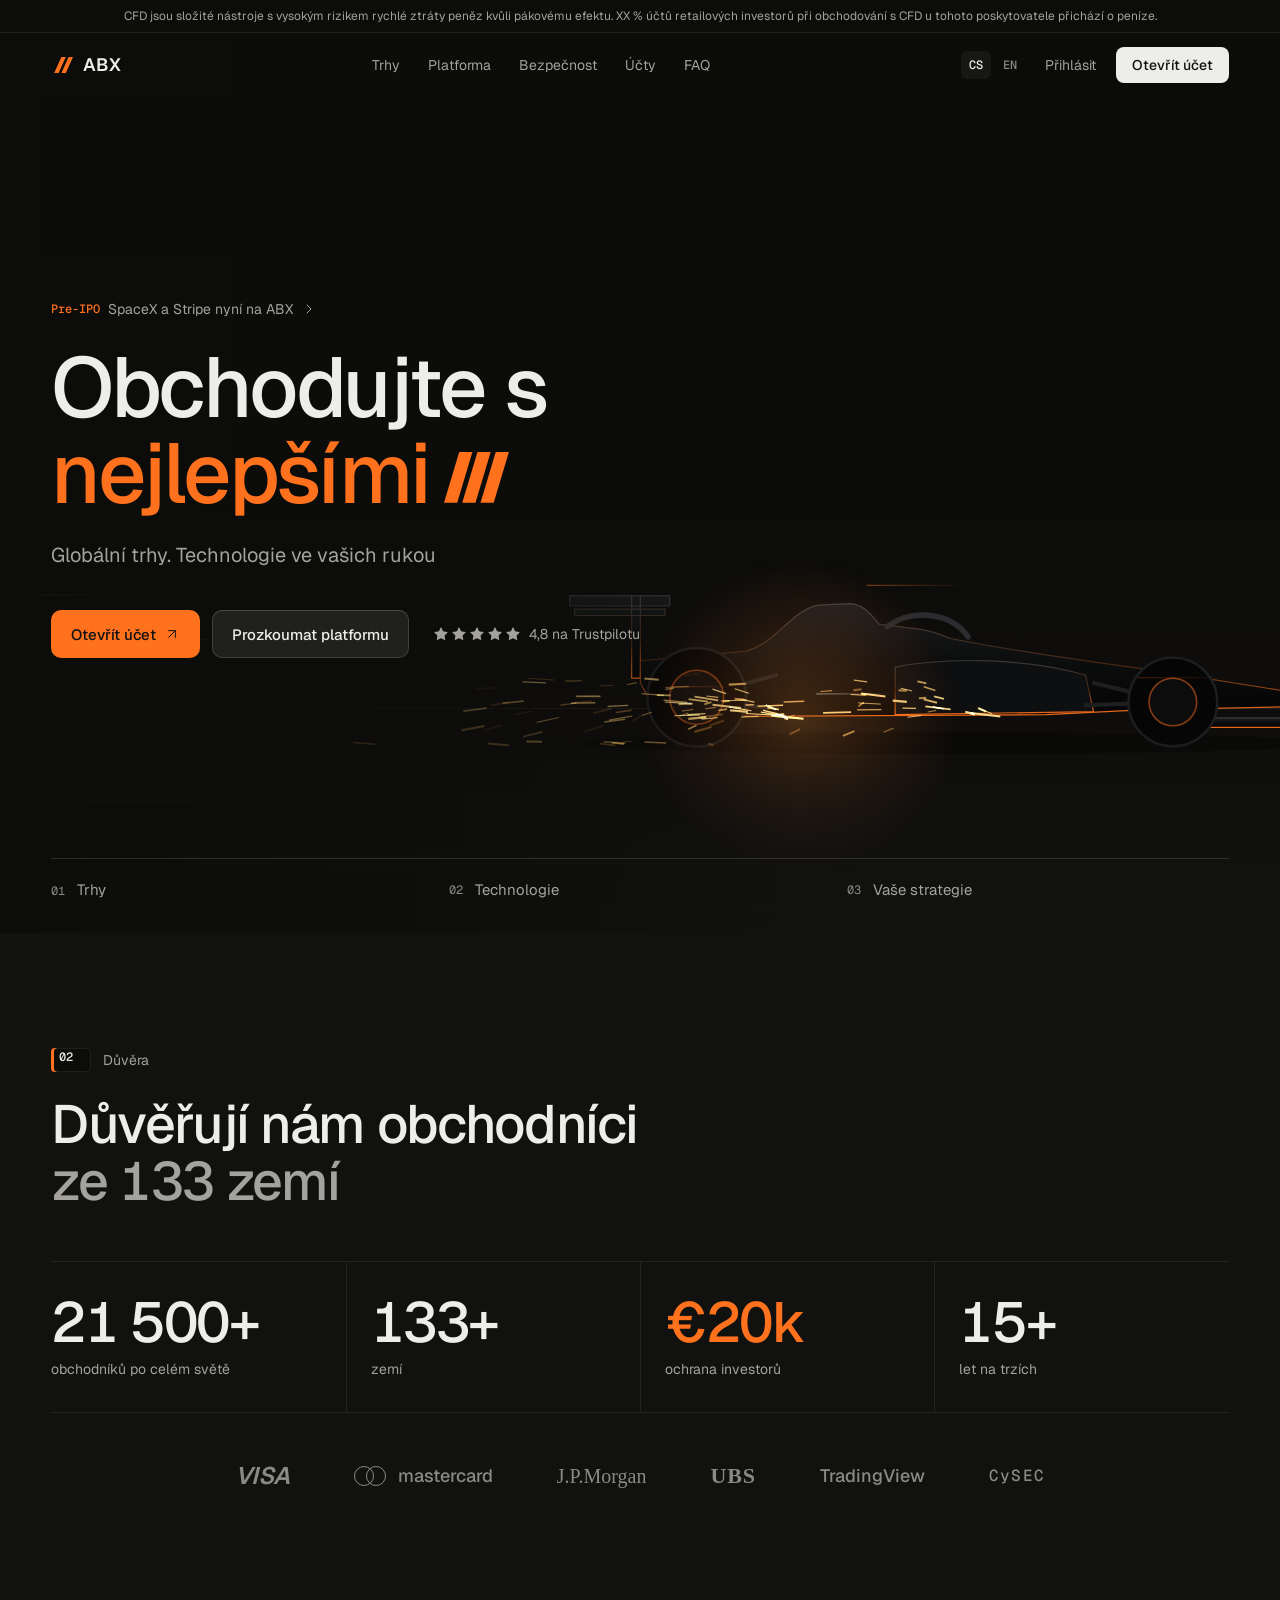
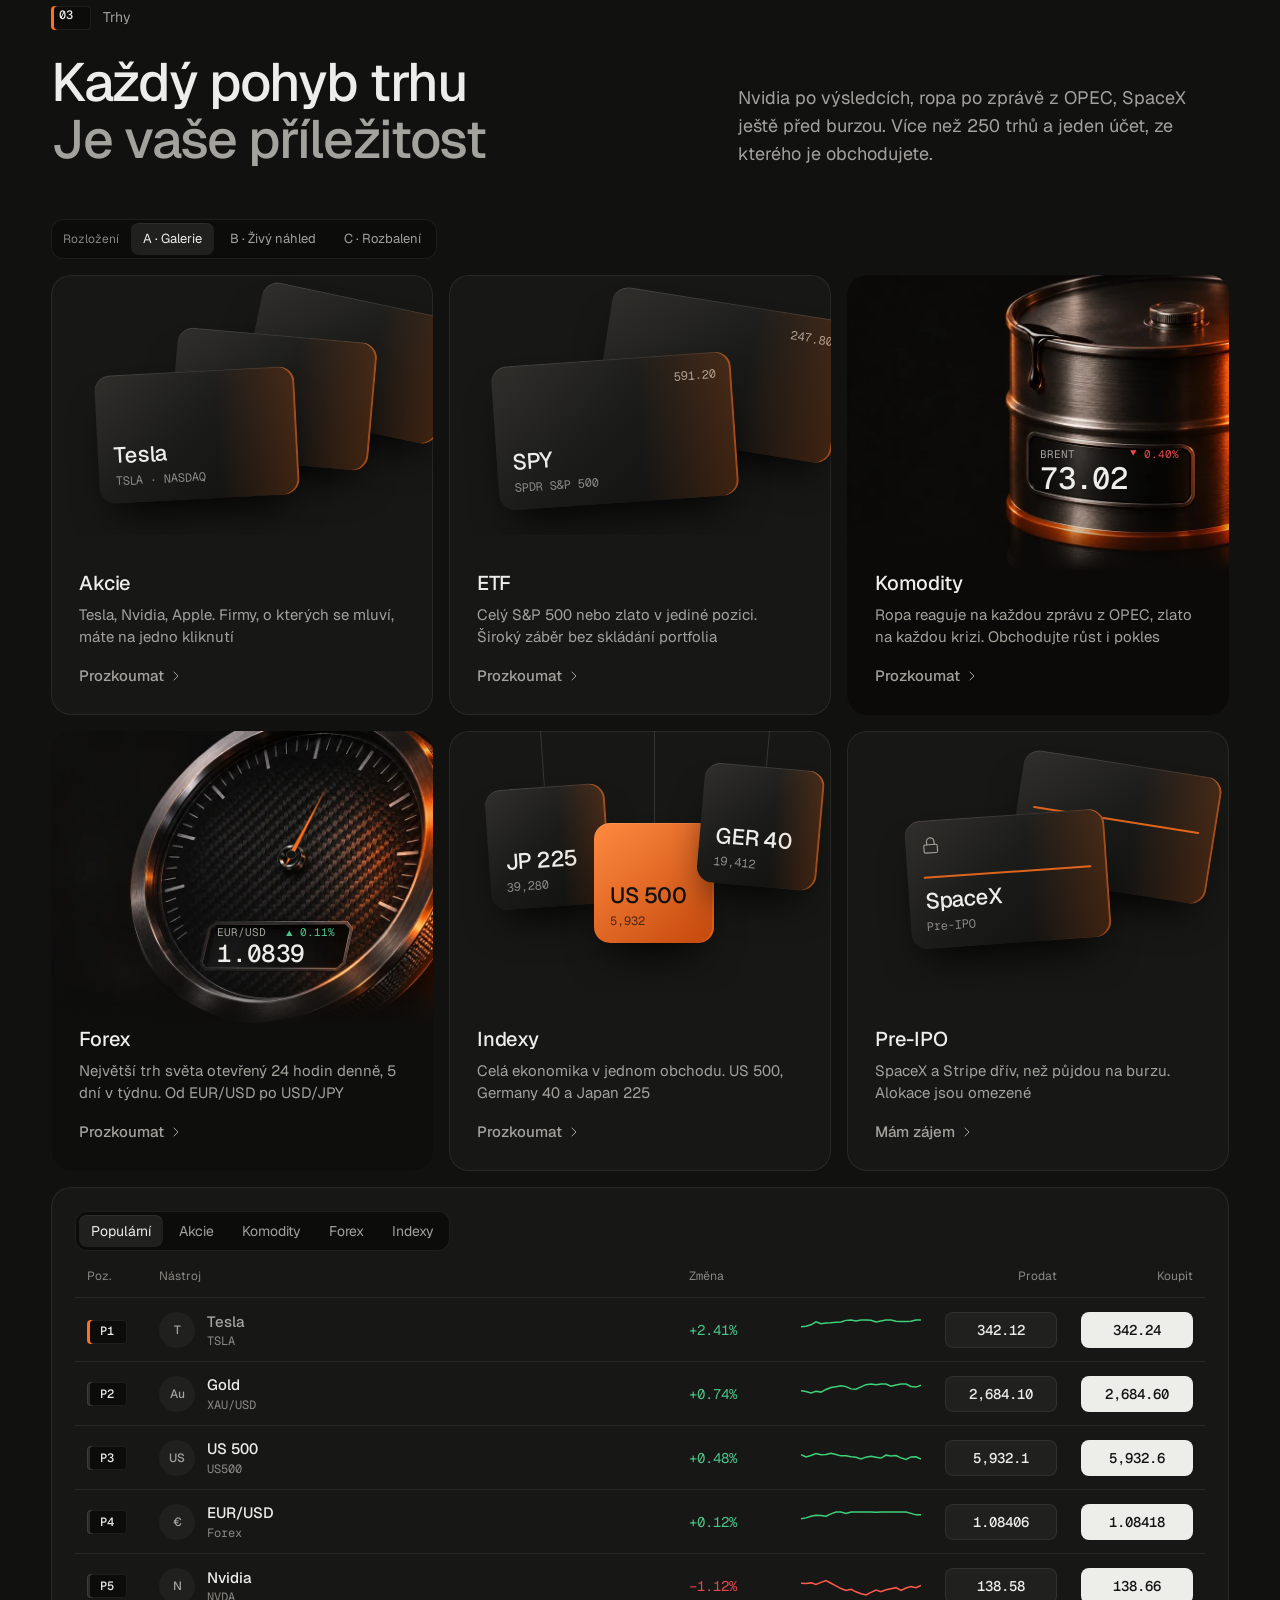
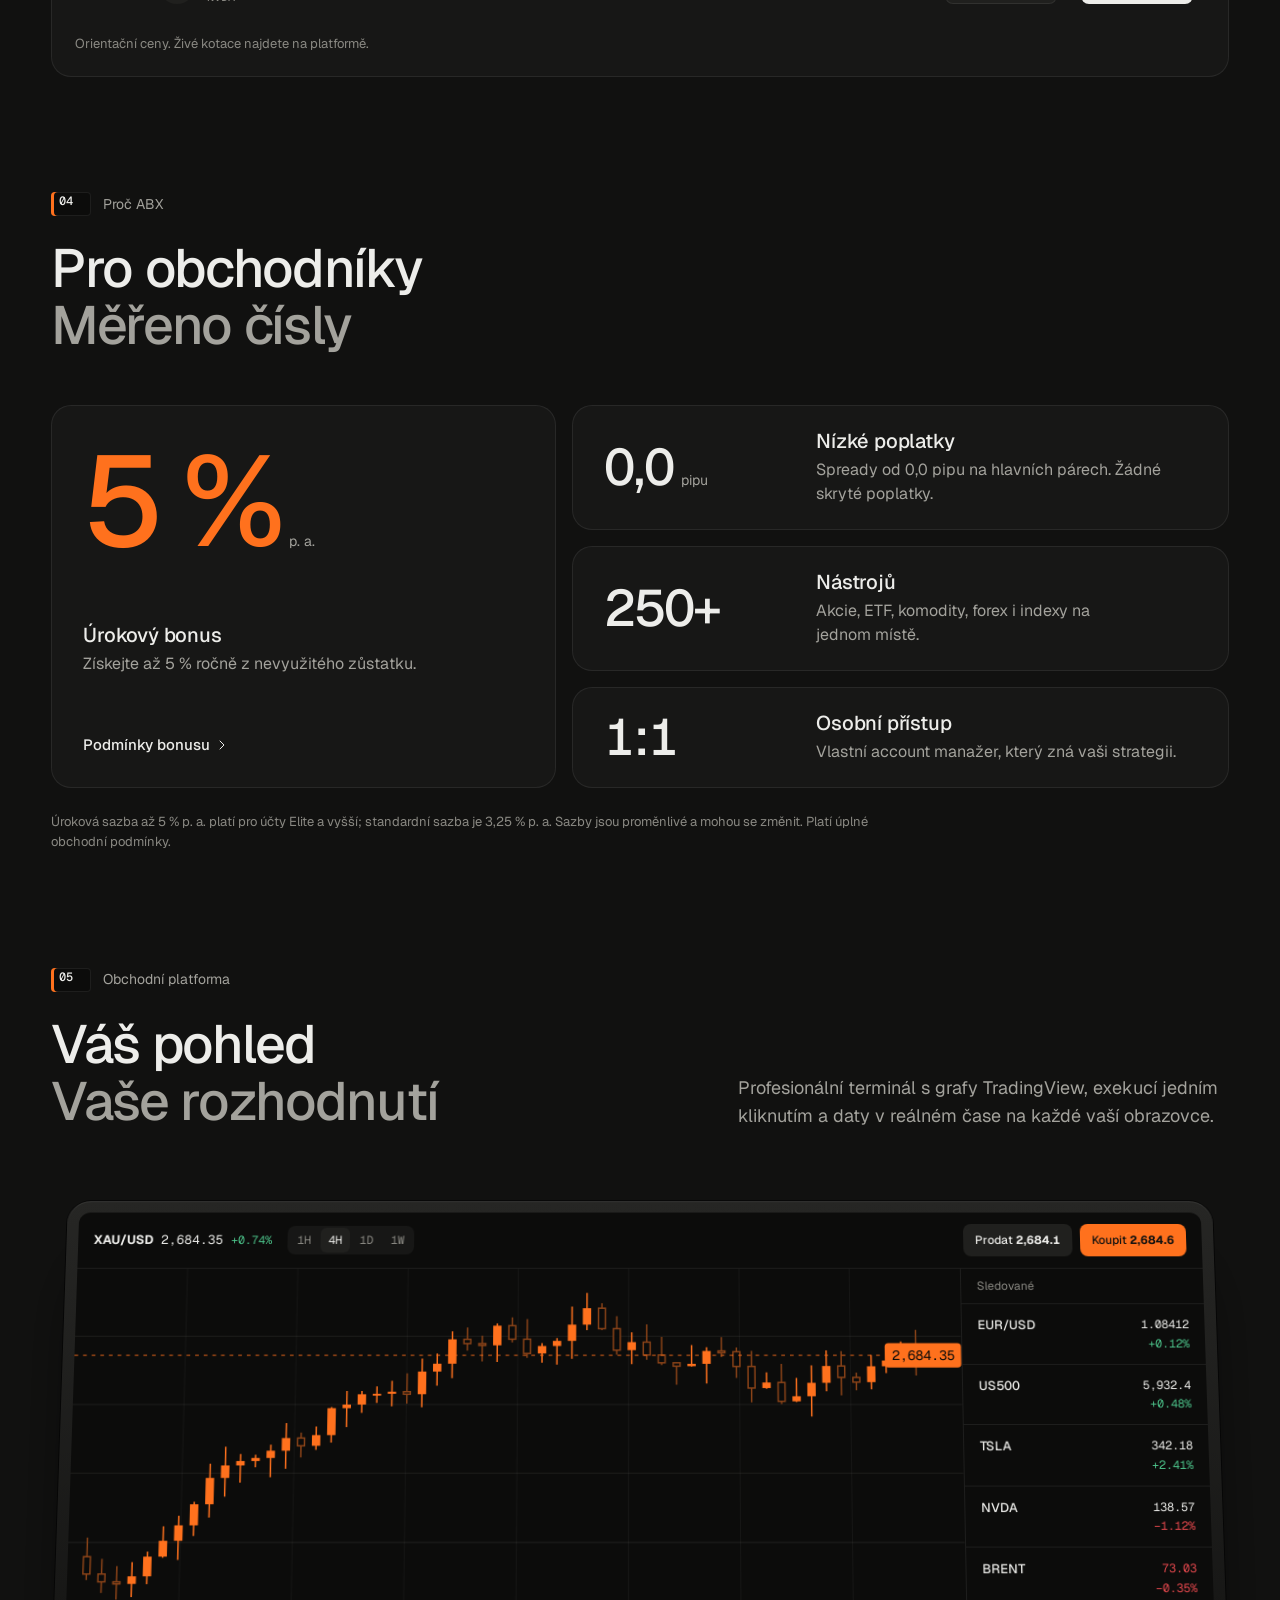
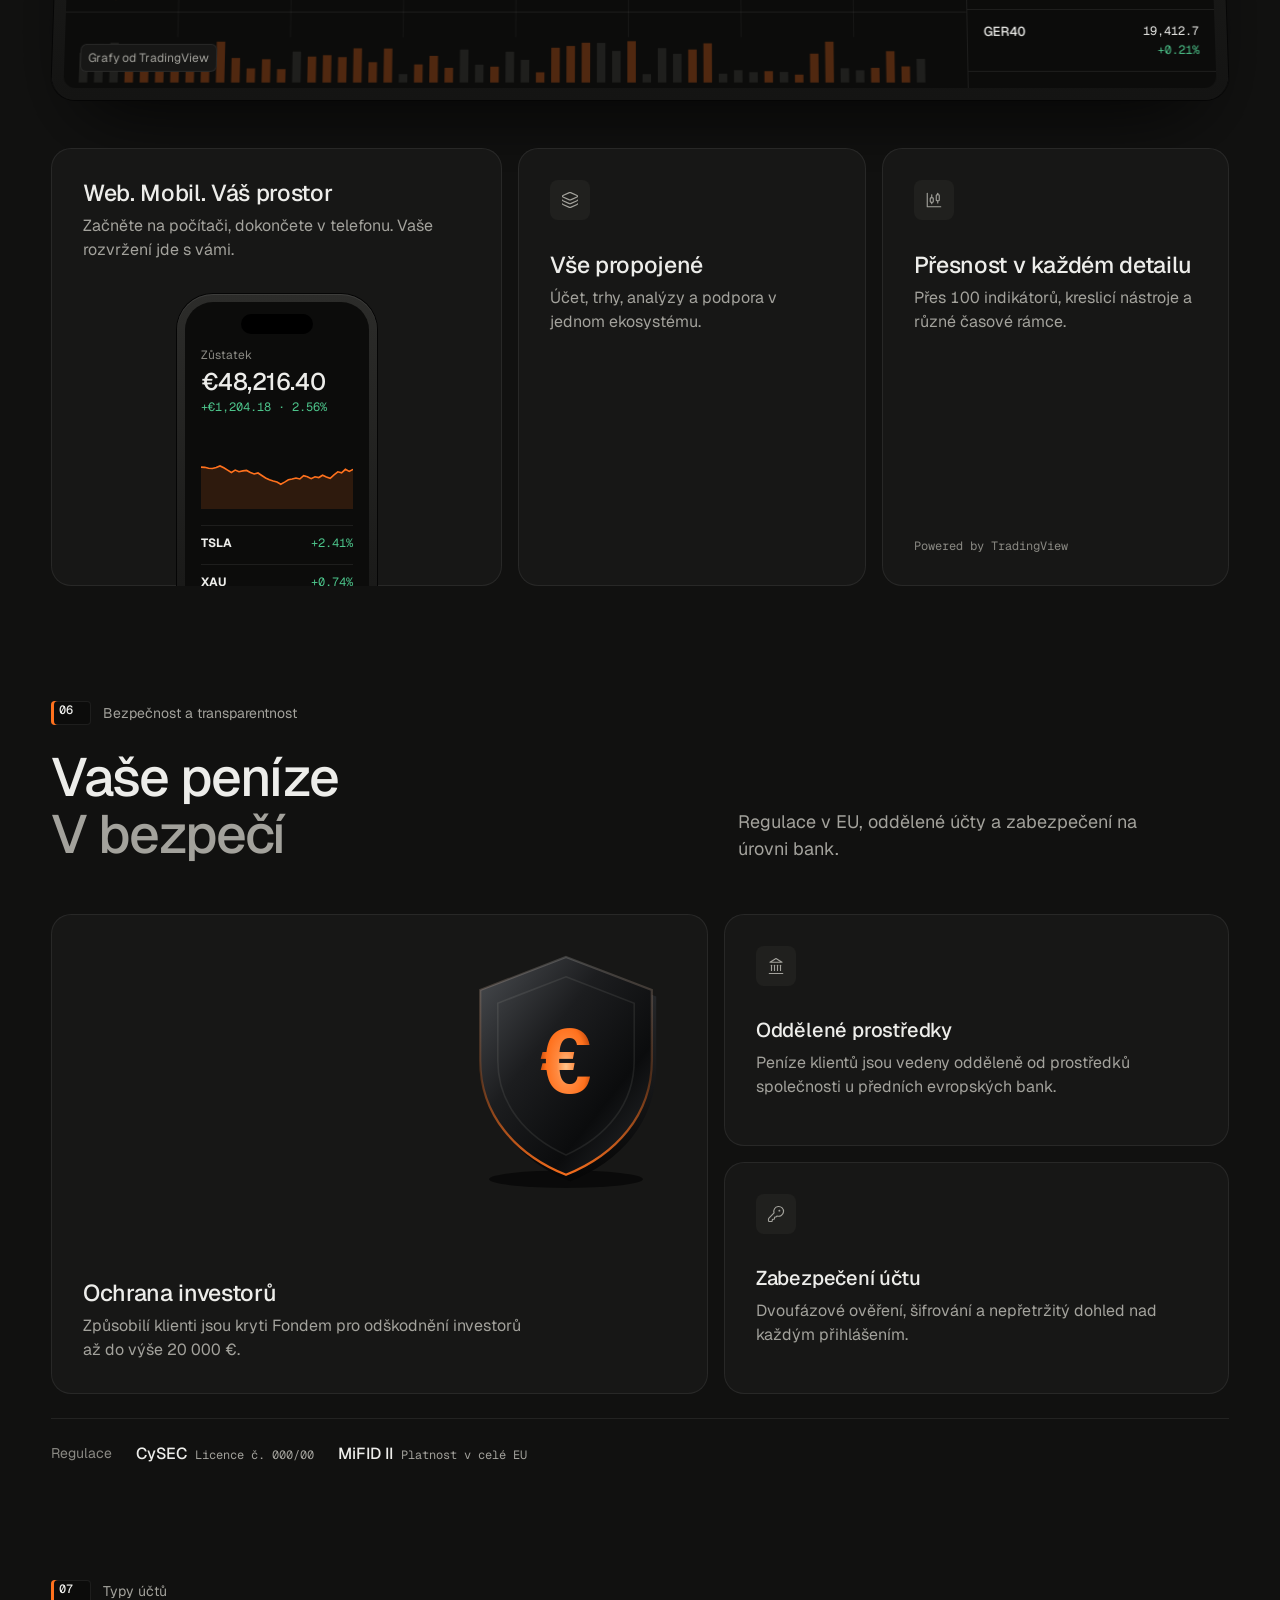
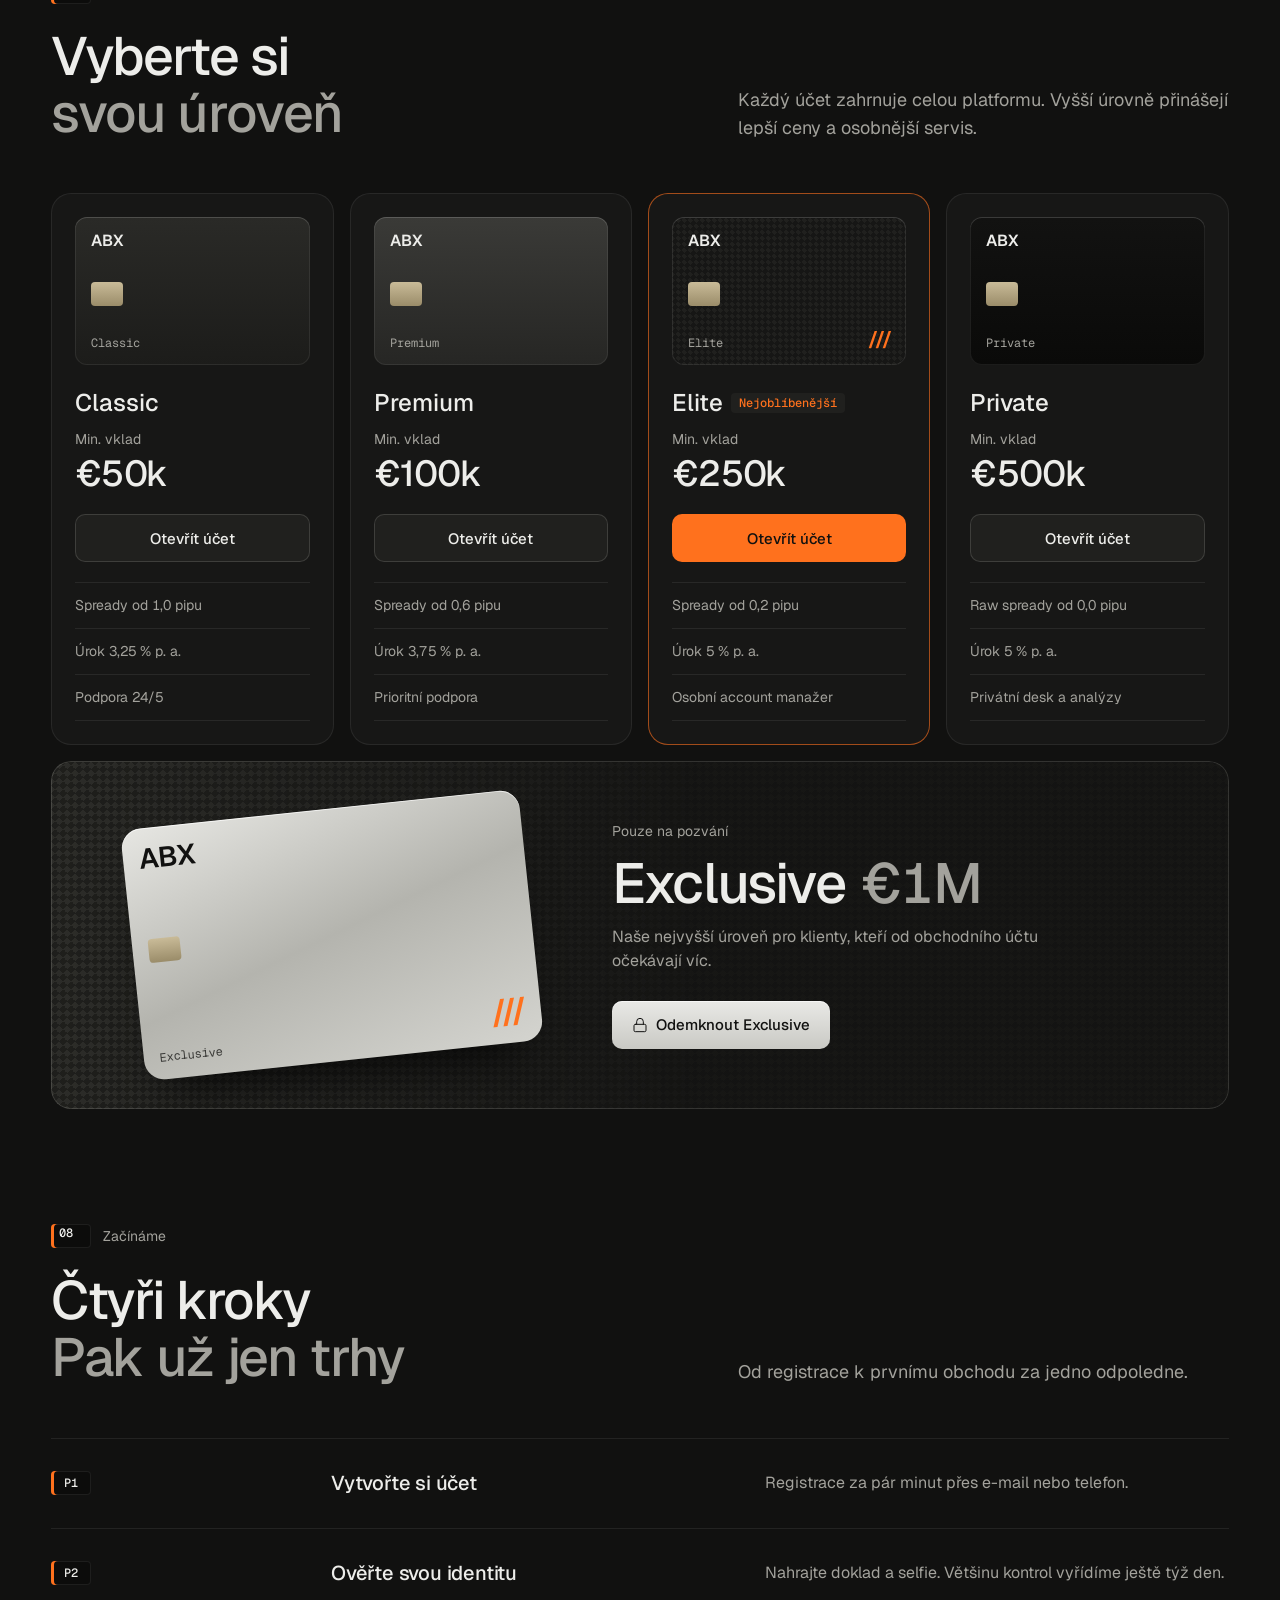
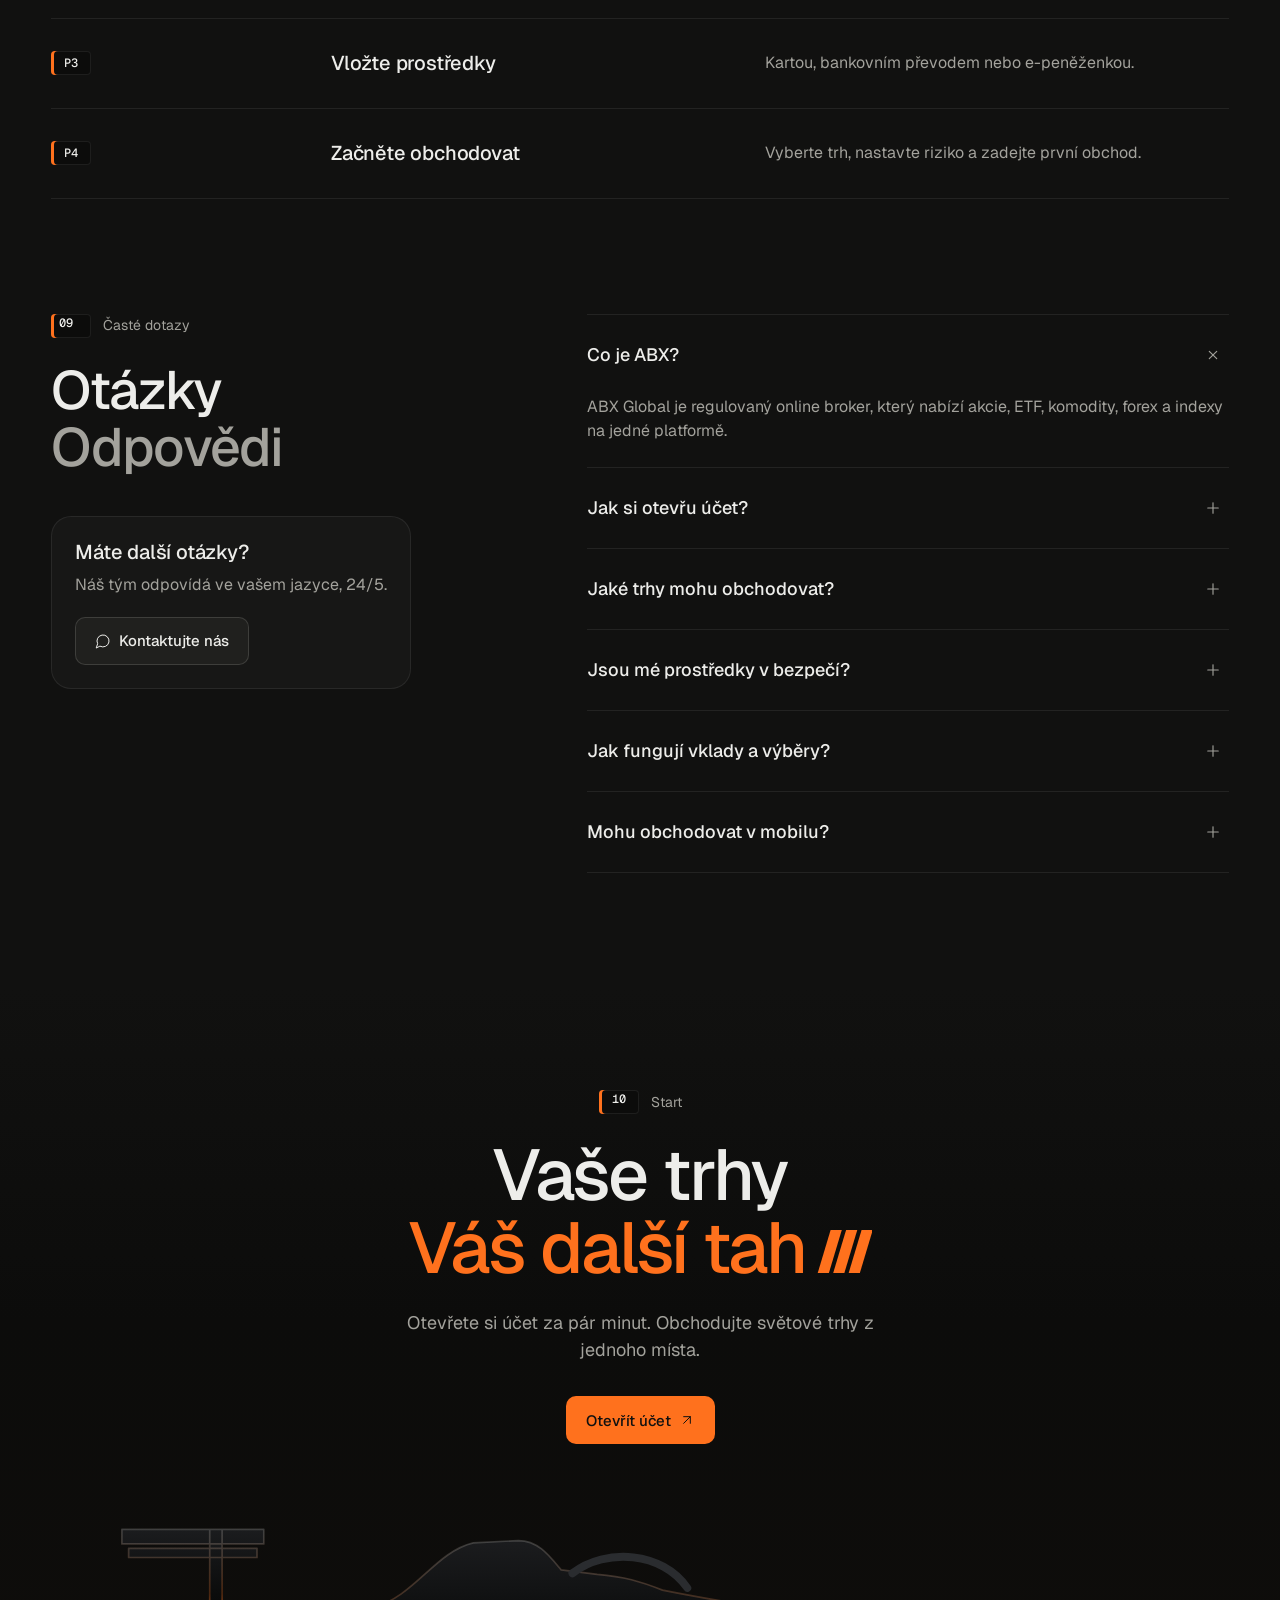
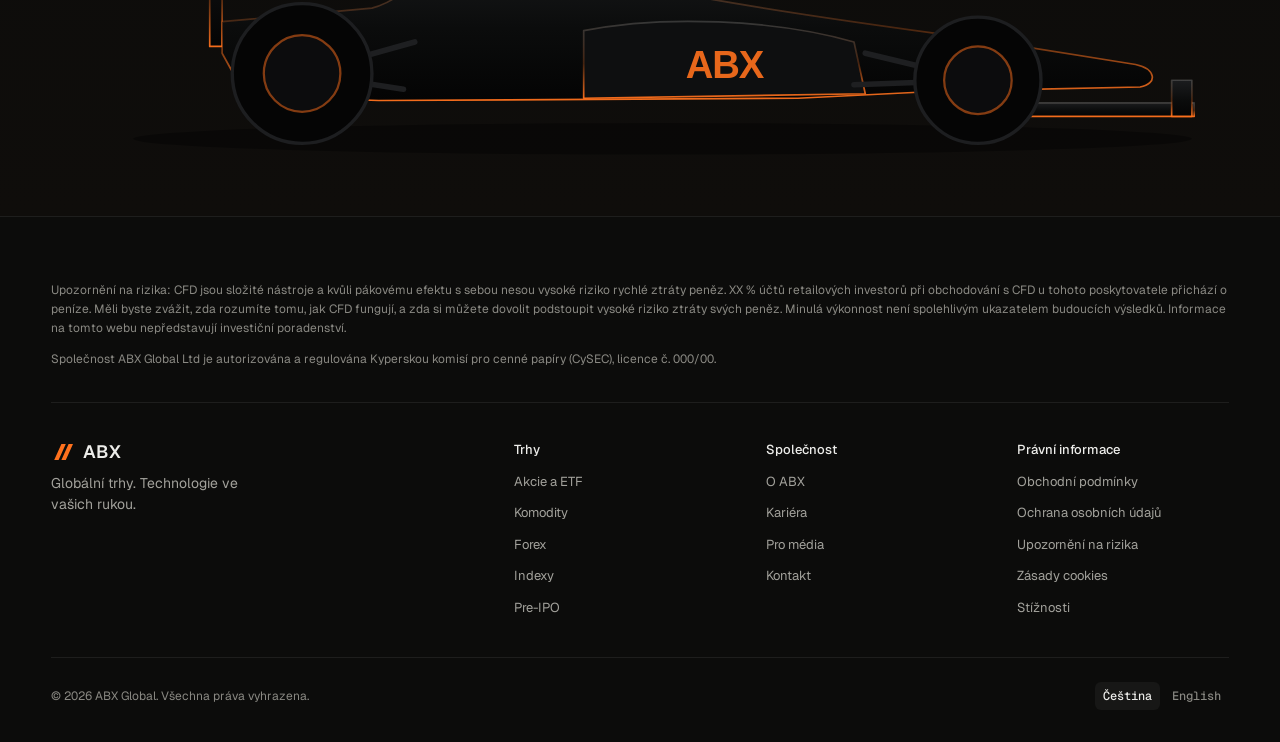
<file: abx-site/index.html>
<!doctype html>
<html lang="cs">
<head>
<meta charset="utf-8">
<meta name="viewport" content="width=device-width, initial-scale=1, viewport-fit=cover">
<title>ABX Global — Obchodujte s nejlepšími</title>
<meta name="description" content="Akcie, ETF, komodity, forex a indexy na jedné platformě. Broker regulovaný v EU.">
<meta name="theme-color" content="#000000">
<meta name="color-scheme" content="dark">
<meta property="og:title" content="ABX Global — Obchodujte s nejlepšími">
<meta property="og:description" content="Akcie, ETF, komodity, forex a indexy na jedné platformě. Broker regulovaný v EU.">
<meta property="og:type" content="website">
<link rel="alternate" hreflang="cs" href="./">
<link rel="alternate" hreflang="en" href="en/">
<link rel="icon" href="assets/img/favicon.svg" type="image/svg+xml">
<link rel="preconnect" href="https://fonts.googleapis.com">
<link rel="preconnect" href="https://fonts.gstatic.com" crossorigin>
<link rel="stylesheet" href="https://fonts.googleapis.com/css2?family=Geist:wght@400;500;600&family=Geist+Mono:wght@400;500&display=swap">
<!-- Hero photo preload: enable with the <picture> slot in .hero-media once the files exist (tools/optimize-media.sh).
<link rel="preload" as="image" type="image/avif" fetchpriority="high"
      imagesrcset="assets/img/v2/hero-960.avif 960w, assets/img/v2/hero-1600.avif 1600w, assets/img/v2/hero-2400.avif 2400w" imagesizes="100vw">
-->
<link rel="stylesheet" href="assets/css/site.css">
<script>document.documentElement.classList.add('js')</script>
</head>
<body>
<a class="skip" href="#main">Přeskočit na obsah</a>
<svg class="sprite" aria-hidden="true" focusable="false">
  <defs>
    <linearGradient id="g-steel" x1="0" y1="0" x2="1" y2="1">
      <stop offset="0" stop-color="#4a4d51"/><stop offset=".38" stop-color="#1c1d1f"/>
      <stop offset=".7" stop-color="#0b0c0d"/><stop offset="1" stop-color="#2b2d30"/>
    </linearGradient>
    <linearGradient id="g-steel-edge" x1="0" y1="0" x2="0" y2="1">
      <stop offset="0" stop-color="#2a2c2f"/><stop offset="1" stop-color="#060606"/>
    </linearGradient>
    <linearGradient id="g-rim" x1="0" y1="1" x2="0" y2="0">
      <stop offset="0" stop-color="#FF711D" stop-opacity=".95"/><stop offset=".45" stop-color="#FF711D" stop-opacity=".25"/>
      <stop offset="1" stop-color="#F5F4EF" stop-opacity=".18"/>
    </linearGradient>
    <radialGradient id="g-lava" cx=".5" cy=".55" r=".6">
      <stop offset="0" stop-color="#FFC48A"/><stop offset=".3" stop-color="#FF8A40"/>
      <stop offset=".65" stop-color="#FF711D"/><stop offset="1" stop-color="#9c3206"/>
    </radialGradient>
    <radialGradient id="g-glow" cx=".5" cy=".5" r=".5">
      <stop offset="0" stop-color="#FF711D" stop-opacity=".55"/><stop offset="1" stop-color="#FF711D" stop-opacity="0"/>
    </radialGradient>
    <linearGradient id="g-body" x1="0" y1="0" x2="0" y2="1">
      <stop offset="0" stop-color="#1b1c1e"/><stop offset=".55" stop-color="#0b0c0c"/><stop offset="1" stop-color="#040404"/>
    </linearGradient>
    <filter id="f-glow" x="-50%" y="-50%" width="200%" height="200%">
      <feGaussianBlur stdDeviation="6" result="b"/><feMerge><feMergeNode in="b"/><feMergeNode in="SourceGraphic"/></feMerge>
    </filter>

    <!-- F1 side profile, viewBox 0 0 1000 260 (drawn placeholder until the client photos land) -->
    <symbol id="r-car" viewBox="0 0 1000 260">
      <ellipse cx="520" cy="236" rx="470" ry="14" fill="#000" fill-opacity=".55" opacity=".7"/>
      <g fill="url(#g-body)" stroke="url(#g-rim)" stroke-width="1.5" stroke-linejoin="round">
        <path d="M40 50h126v13H40zM46 67h114v8H46zM118 50h11v104h-11z"/>
        <path d="M129 132 L262 120 C300 110 318 70 352 62 L392 60 C410 60 420 74 430 86 L462 90 C486 92 500 96 520 104 C600 120 700 134 790 146 L940 170 C958 174 960 187 944 190 L760 194 L640 200 L268 202 L150 198 L129 160 Z"/>
        <path d="M450 140 C520 126 620 130 690 150 L700 196 L450 200 Z" fill="#0e0f10"/>
        <path d="M826 204 H992 V216 H816 Z"/><path d="M972 184 h18 v32 h-18z"/>
      </g>
      <path d="M440 89 C470 66 520 70 542 102" fill="none" stroke="#2a2c2f" stroke-width="7" stroke-linecap="round"/>
      <g stroke="#1e1f21" stroke-width="5" stroke-linecap="round"><path d="M200 178 L300 150M200 178 L290 192M800 184 L700 160M800 184 L690 188"/></g>
      <g>
        <circle cx="200" cy="178" r="62" fill="#050505" stroke="#1d1e20" stroke-width="3"/>
        <circle cx="200" cy="178" r="34" fill="#0c0c0d" stroke="#FF711D" stroke-opacity=".5" stroke-width="2"/>
        <circle cx="800" cy="184" r="56" fill="#050505" stroke="#1d1e20" stroke-width="3"/>
        <circle cx="800" cy="184" r="30" fill="#0c0c0d" stroke="#FF711D" stroke-opacity=".5" stroke-width="2"/>
      </g>
    </symbol>

    <symbol id="r-shield" viewBox="0 0 200 220">
      <ellipse cx="100" cy="212" rx="70" ry="8" fill="#000" fill-opacity=".55"/>
      <path d="M100 10 L178 40 V104 C178 154 145 190 100 208 C55 190 22 154 22 104 V40 Z" fill="url(#g-steel-edge)" transform="translate(4 6)"/>
      <path d="M100 10 L178 40 V104 C178 154 145 190 100 208 C55 190 22 154 22 104 V40 Z" fill="url(#g-steel)" stroke="url(#g-rim)" stroke-width="2"/>
      <path d="M100 28 L162 52 V104 C162 144 136 174 100 190 C64 174 38 144 38 104 V52 Z" fill="none" stroke="#F5F4EF" stroke-opacity=".08" stroke-width="1.5"/>
      <text x="100" y="134" text-anchor="middle" font-family="Archivo, sans-serif" font-weight="800" font-size="84" fill="url(#g-lava)">€</text>
    </symbol>

    <symbol id="r-coin" viewBox="0 0 200 220">
      <ellipse cx="100" cy="206" rx="72" ry="9" fill="#000" fill-opacity=".55"/>
      <ellipse cx="108" cy="112" rx="78" ry="80" fill="url(#g-steel-edge)"/>
      <ellipse cx="108" cy="112" rx="78" ry="80" fill="none" stroke="#FF711D" stroke-opacity=".55" stroke-width="2"/>
      <circle cx="98" cy="106" r="80" fill="url(#g-steel)" stroke="url(#g-rim)" stroke-width="2"/>
      <circle cx="98" cy="106" r="64" fill="none" stroke="#F5F4EF" stroke-opacity=".1" stroke-width="1.5" stroke-dasharray="2 5"/>
      <text x="98" y="124" text-anchor="middle" font-family="Archivo, sans-serif" font-weight="800" font-size="46" letter-spacing="-1.5" fill="url(#g-lava)">ABX</text>
    </symbol>

    <symbol id="r-badge" viewBox="0 0 200 220">
      <ellipse cx="100" cy="208" rx="70" ry="8" fill="#000" fill-opacity=".55"/>
      <path d="M100 14 L124 30 L152 28 L160 56 L184 72 L172 100 L184 128 L160 144 L152 172 L124 170 L100 186 L76 170 L48 172 L40 144 L16 128 L28 100 L16 72 L40 56 L48 28 L76 30 Z" fill="url(#g-steel-edge)" transform="translate(4 6)"/>
      <path d="M100 14 L124 30 L152 28 L160 56 L184 72 L172 100 L184 128 L160 144 L152 172 L124 170 L100 186 L76 170 L48 172 L40 144 L16 128 L28 100 L16 72 L40 56 L48 28 L76 30 Z" fill="url(#g-steel)" stroke="url(#g-rim)" stroke-width="2"/>
      <circle cx="100" cy="100" r="54" fill="none" stroke="#F5F4EF" stroke-opacity=".08" stroke-width="1.5"/>
      <path d="M72 102 L92 122 L130 82" fill="none" stroke="url(#g-lava)" stroke-width="14" stroke-linecap="round" stroke-linejoin="round"/>
    </symbol>

    <!-- Lucide icons (stroke 1.75, 24 grid) -->
    <symbol id="i-chev" viewBox="0 0 24 24" overflow="visible"><path d="M0 5h6.5l7 7-7 7H0l7-7z" style="fill:currentColor;stroke:none;transform:translateX(var(--chev-a,0px));transition:transform 320ms cubic-bezier(.22,1,.36,1)"/><path d="M10 5h3.5l6.5 7-6.5 7H10l6.5-7z" style="fill:currentColor;stroke:none;transform:translateX(var(--chev-b,0px));transition:transform 320ms cubic-bezier(.22,1,.36,1)"/></symbol>
    <symbol id="i-arrow" viewBox="0 0 24 24"><path d="M7 7h10v10"/><path d="M7 17 17 7"/></symbol>
    <symbol id="i-plus" viewBox="0 0 24 24"><path d="M5 12h14"/><path d="M12 5v14"/></symbol>
    <symbol id="i-lock" viewBox="0 0 24 24"><rect width="18" height="11" x="3" y="11" rx="2" ry="2"/><path d="M7 11V7a5 5 0 0 1 10 0v4"/></symbol>
    <symbol id="i-lock-open" viewBox="0 0 24 24"><rect width="18" height="11" x="3" y="11" rx="2" ry="2"/><path d="M7 11V7a5 5 0 0 1 9.9-1"/></symbol>
    <symbol id="i-star" viewBox="0 0 24 24"><path d="M11.525 2.295a.53.53 0 0 1 .95 0l2.31 4.679a2.123 2.123 0 0 0 1.595 1.16l5.166.756a.53.53 0 0 1 .294.904l-3.736 3.638a2.123 2.123 0 0 0-.611 1.878l.882 5.14a.53.53 0 0 1-.771.56l-4.618-2.428a2.122 2.122 0 0 0-1.973 0L6.396 21.01a.53.53 0 0 1-.77-.56l.881-5.139a2.122 2.122 0 0 0-.611-1.879L2.16 9.795a.53.53 0 0 1 .294-.906l5.165-.755a2.122 2.122 0 0 0 1.597-1.16z"/></symbol>
    <symbol id="i-chevron" viewBox="0 0 24 24"><path d="m9 18 6-6-6-6"/></symbol>
    <symbol id="i-check" viewBox="0 0 24 24"><path d="M20 6 9 17l-5-5"/></symbol>
    <symbol id="i-layers" viewBox="0 0 24 24"><path d="M12.83 2.18a2 2 0 0 0-1.66 0L2.6 6.08a1 1 0 0 0 0 1.83l8.58 3.91a2 2 0 0 0 1.66 0l8.58-3.9a1 1 0 0 0 0-1.83z"/><path d="M2 12a1 1 0 0 0 .58.91l8.6 3.91a2 2 0 0 0 1.65 0l8.58-3.9A1 1 0 0 0 22 12"/><path d="M2 17a1 1 0 0 0 .58.91l8.6 3.91a2 2 0 0 0 1.65 0l8.58-3.9A1 1 0 0 0 22 17"/></symbol>
    <symbol id="i-candles" viewBox="0 0 24 24"><path d="M9 5v4"/><rect width="4" height="6" x="7" y="9" rx="1"/><path d="M9 15v2"/><path d="M17 3v2"/><rect width="4" height="8" x="15" y="5" rx="1"/><path d="M17 13v3"/><path d="M3 3v18h18"/></symbol>
    <symbol id="i-landmark" viewBox="0 0 24 24"><path d="M3 22h18"/><path d="M6 18v-7"/><path d="M10 18v-7"/><path d="M14 18v-7"/><path d="M18 18v-7"/><path d="M12 2 20 7H4z"/></symbol>
    <symbol id="i-key" viewBox="0 0 24 24"><path d="M2.586 17.414A2 2 0 0 0 2 18.828V21a1 1 0 0 0 1 1h3a1 1 0 0 0 1-1v-1a1 1 0 0 1 1-1h1a1 1 0 0 0 1-1v-1a1 1 0 0 1 1-1h.172a2 2 0 0 0 1.414-.586l.814-.814a6.5 6.5 0 1 0-4-4z"/><circle cx="16.5" cy="7.5" r=".5"/></symbol>
    <symbol id="i-users" viewBox="0 0 24 24"><path d="M16 21v-2a4 4 0 0 0-4-4H6a4 4 0 0 0-4 4v2"/><circle cx="9" cy="7" r="4"/><path d="M22 21v-2a4 4 0 0 0-3-3.87"/><path d="M16 3.13a4 4 0 0 1 0 7.75"/></symbol>
    <symbol id="i-globe" viewBox="0 0 24 24"><circle cx="12" cy="12" r="10"/><path d="M12 2a14.5 14.5 0 0 0 0 20 14.5 14.5 0 0 0 0-20"/><path d="M2 12h20"/></symbol>
    <symbol id="i-shield" viewBox="0 0 24 24"><path d="M20 13c0 5-3.5 7.5-7.66 8.95a1 1 0 0 1-.67-.01C7.5 20.5 4 18 4 13V6a1 1 0 0 1 1-1c2 0 4.5-1.2 6.24-2.72a1.17 1.17 0 0 1 1.52 0C14.51 3.81 17 5 19 5a1 1 0 0 1 1 1z"/></symbol>
    <symbol id="i-clock" viewBox="0 0 24 24"><circle cx="12" cy="12" r="10"/><polyline points="12 6 12 12 16 14"/></symbol>
    <symbol id="i-wallet" viewBox="0 0 24 24"><path d="M19 7V4a1 1 0 0 0-1-1H5a2 2 0 0 0 0 4h15a1 1 0 0 1 1 1v4h-3a2 2 0 0 0 0 4h3a1 1 0 0 0 1-1v-2a1 1 0 0 0-1-1"/><path d="M3 5v14a2 2 0 0 0 2 2h15a1 1 0 0 0 1-1v-4"/></symbol>
    <symbol id="i-activity" viewBox="0 0 24 24"><path d="M22 12h-2.48a2 2 0 0 0-1.93 1.46l-2.35 8.36a.25.25 0 0 1-.48 0L9.24 2.18a.25.25 0 0 0-.48 0l-2.35 8.36A2 2 0 0 1 4.49 12H2"/></symbol>
    <symbol id="i-percent" viewBox="0 0 24 24"><line x1="19" x2="5" y1="5" y2="19"/><circle cx="6.5" cy="6.5" r="2.5"/><circle cx="17.5" cy="17.5" r="2.5"/></symbol>
    <symbol id="i-headphones" viewBox="0 0 24 24"><path d="M3 14h3a2 2 0 0 1 2 2v3a2 2 0 0 1-2 2H5a2 2 0 0 1-2-2v-7a9 9 0 0 1 18 0v7a2 2 0 0 1-2 2h-1a2 2 0 0 1-2-2v-3a2 2 0 0 1 2-2h3"/></symbol>
    <symbol id="i-user" viewBox="0 0 24 24"><circle cx="12" cy="8" r="5"/><path d="M20 21a8 8 0 0 0-16 0"/></symbol>
    <symbol id="i-chart" viewBox="0 0 24 24"><path d="M3 3v16a2 2 0 0 0 2 2h16"/><path d="m19 9-5 5-4-4-3 3"/></symbol>
    <symbol id="i-target" viewBox="0 0 24 24"><circle cx="12" cy="12" r="10"/><circle cx="12" cy="12" r="6"/><circle cx="12" cy="12" r="2"/></symbol>
    <symbol id="i-alert" viewBox="0 0 24 24"><circle cx="12" cy="12" r="10"/><line x1="12" x2="12" y1="8" y2="12"/><line x1="12" x2="12.01" y1="16" y2="16"/></symbol>
    <symbol id="i-minus" viewBox="0 0 24 24"><path d="M5 12h14"/></symbol>
    <symbol id="i-up" viewBox="0 0 24 24"><path d="m22 7-8.5 8.5-5-5L2 17"/><path d="M16 7h6v6"/></symbol>
    <symbol id="i-down" viewBox="0 0 24 24"><path d="m22 17-8.5-8.5-5 5L2 7"/><path d="M16 17h6v-6"/></symbol>
    <symbol id="i-eye" viewBox="0 0 24 24"><path d="M2.062 12.348a1 1 0 0 1 0-.696 10.75 10.75 0 0 1 19.876 0 1 1 0 0 1 0 .696 10.75 10.75 0 0 1-19.876 0"/><circle cx="12" cy="12" r="3"/></symbol>
    <symbol id="i-snow" viewBox="0 0 24 24"><line x1="2" x2="22" y1="12" y2="12"/><line x1="12" x2="12" y1="2" y2="22"/><path d="m20 16-4-4 4-4"/><path d="m4 8 4 4-4 4"/><path d="m16 4-4 4-4-4"/><path d="m8 20 4-4 4 4"/></symbol>
    <symbol id="i-message" viewBox="0 0 24 24"><path d="M7.9 20A9 9 0 1 0 4 16.1L2 22Z"/></symbol>
  </defs>
</svg>

<!-- Risk bar, capital.com pattern -->
<div class="riskbar" data-placeholder="cfd-percent"><div class="wrap">CFD jsou složité nástroje s vysokým rizikem rychlé ztráty peněz kvůli pákovému efektu. XX % účtů retailových investorů při obchodování s CFD u tohoto poskytovatele přichází o peníze.</div></div>

<header class="nav" data-nav>
  <div class="wrap nav-in">
    <a class="logo" href="#top" aria-label="ABX Global" data-placeholder="logo">
      <svg class="logo-mark" viewBox="0 0 60 40" aria-hidden="true"><path d="M8 40h11L37 0H26zM26 40h11L55 0H44z" fill="#FF711D"/></svg>
      <span class="logo-word">ABX</span>
    </a>
    <nav class="nav-links" aria-label="Primary">
      <a href="#markets">Trhy</a>
      <a href="#platform">Platforma</a>
      <a href="#security">Bezpečnost</a>
      <a href="#accounts">Účty</a>
      <a href="#faq">FAQ</a>
    </nav>
    <div class="nav-actions">
      <div class="lang" role="group" aria-label="Jazyk">
        <a href="./" hreflang="cs" lang="cs" aria-current="true">CS</a>
        <a href="en/" hreflang="en" lang="en" >EN</a>
      </div>
      <a class="nav-login" href="#">Přihlásit</a>
      <a class="pill pill-white pill-sm" href="#accounts">Otevřít účet</a>
    </div>
  </div>
</header>

<main id="main">

<!-- 01 · HERO — Revolut-scale type over a full-bleed night-race scene -->
<section class="hero" id="top" aria-labelledby="hero-title">
  <div class="hero-media" aria-hidden="true">
    <div class="hero-zoom">
      <div class="hero-art"></div>
      <svg class="hero-car" viewBox="0 0 1000 260"><use href="#r-car"/></svg>
      <!-- Client photo slot (img/v2/hero.jpg):
      <picture class="hero-photo">
        <source type="image/avif" srcset="assets/img/v2/hero-960.avif 960w, assets/img/v2/hero-1600.avif 1600w, assets/img/v2/hero-2400.avif 2400w" sizes="100vw">
        <source type="image/webp" srcset="assets/img/v2/hero-960.webp 960w, assets/img/v2/hero-1600.webp 1600w, assets/img/v2/hero-2400.webp 2400w" sizes="100vw">
        <img src="assets/img/v2/hero-1600.jpg" alt="" width="2400" height="1350" fetchpriority="high" decoding="async">
      </picture> -->
    </div>
    <canvas class="hero-fx"></canvas>
    <div class="hero-scrim"></div>
  </div>

  <div class="wrap hero-body">
    <div class="hero-content">
      <a class="announce intro" style="--d:0" href="#markets">
        <span class="announce-tag">Pre-IPO</span>
        <span>SpaceX a Stripe nyní na ABX</span>
        <svg class="ic" aria-hidden="true"><use href="#i-chevron"/></svg>
      </a>
      <h1 class="display" id="hero-title">
        <span class="l1 intro" style="--d:1">Obchodujte s</span>
        <span class="l2 intro" style="--d:2"><span class="nw">nejlepšími<svg class="ramp" viewBox="0 0 132 100" aria-hidden="true"><path d="M4 100h26L60 0H34z"/><path d="M40 100h26L96 0H70z"/><path d="M76 100h26l30-100h-26z"/></svg></span></span>
      </h1>
      <p class="hero-sub intro" style="--d:3">Globální trhy. Technologie ve vašich rukou</p>
      <div class="hero-cta intro" style="--d:4">
        <a class="pill pill-orange pill-lg" href="#accounts">Otevřít účet<svg class="ic" aria-hidden="true"><use href="#i-arrow"/></svg></a>
        <a class="pill pill-glass pill-lg" href="#platform">Prozkoumat platformu</a>
        <a class="rating" href="#" data-placeholder="trustpilot">
          <span class="stars" aria-hidden="true"><svg><use href="#i-star"/></svg><svg><use href="#i-star"/></svg><svg><use href="#i-star"/></svg><svg><use href="#i-star"/></svg><svg><use href="#i-star"/></svg></span>
          <span>4,8 na Trustpilotu</span><span class="sr-only"> (Hodnocení 4,8 z 5 na Trustpilotu)</span>
        </a>
      </div>
    </div>
    <div class="hero-foot intro" style="--d:5">
      <nav class="hero-anchors" aria-label="Trhy">
        <a href="#markets"><span class="mono">01</span>Trhy</a>
        <a href="#platform"><span class="mono">02</span>Technologie</a>
        <a href="#accounts"><span class="mono">03</span>Vaše strategie</a>
      </nav>
    </div>
  </div>
</section>

<!-- 02 · TRUST — Apple-style centred statement + capital.com stats -->
<section class="trust" aria-labelledby="trust-title">
  <div class="wrap">
    <div class="center-head">
      <p class="kicker"><span class="mono">02</span>Důvěra</p>
      <h2 class="h2" id="trust-title"><span>Důvěřují nám obchodníci</span> <span class="l2">ze 133 zemí</span></h2>
    </div>
    <dl class="stats" data-placeholder="trust-numbers">
      <div class="stat" style="--d:0"><dt>obchodníků po celém světě</dt><dd data-count="21500" data-suffix="+">21 500+</dd></div>
      <div class="stat" style="--d:1"><dt>zemí</dt><dd data-count="133" data-suffix="+">133+</dd></div>
      <div class="stat stat-accent" style="--d:2"><dt>ochrana investorů</dt><dd data-count="20" data-prefix="€" data-suffix="k">€20k</dd></div>
      <div class="stat" style="--d:3"><dt>let na trzích</dt><dd data-count="15" data-suffix="+">15+</dd></div>
    </dl>
  </div>
  <div class="marquee" aria-label="Platební, bankovní a technologičtí partneři" data-placeholder="partner-logos">
    <div class="marquee-track">
      <ul class="marquee-set">
        <li class="pl pl-visa">VISA</li><li class="pl pl-mc"><i></i><i></i>mastercard</li><li class="pl pl-jpm">J.P.Morgan</li>
        <li class="pl pl-ubs">UBS</li><li class="pl pl-tv">TradingView</li><li class="pl pl-cysec">CySEC</li>
      </ul>
      <ul class="marquee-set" aria-hidden="true">
        <li class="pl pl-visa">VISA</li><li class="pl pl-mc"><i></i><i></i>mastercard</li><li class="pl pl-jpm">J.P.Morgan</li>
        <li class="pl pl-ubs">UBS</li><li class="pl pl-tv">TradingView</li><li class="pl pl-cysec">CySEC</li>
      </ul>
    </div>
  </div>
</section>

<!-- 03 · MARKETS — Apple bento + capital.com market table styled as an F1 timing tower -->
<section class="sec" id="markets" aria-labelledby="markets-title">
  <div class="wrap">
    <div class="center-head">
      <p class="kicker"><span class="mono">03</span>Trhy</p>
      <h2 class="h2" id="markets-title"><span>Každý pohyb trhu</span> <span class="l2">Je vaše příležitost</span></h2>
      <p class="lead">Nvidia po výsledcích, ropa po zprávě z OPEC, SpaceX ještě před burzou. Více než 250 trhů a jeden účet, ze kterého je obchodujete.</p>
    </div>

    <!-- Review build: three layouts of the markets block. Keep one, delete the others and the switch. -->
    <div class="mk-switch" role="radiogroup" aria-label="Rozložení">
      <span>Rozložení</span>
      <button type="button" role="radio" aria-checked="true" data-mk="a">A · Galerie</button>
      <button type="button" role="radio" aria-checked="false" data-mk="b">B · Živý náhled</button>
      <button type="button" role="radio" aria-checked="false" data-mk="c">C · Rozbalení</button>
    </div>
    <div class="mk" data-mk-root data-variant="a">
      <div class="mk-v mk-v-a">
    <ul class="mka-grid" role="list">
      <li><a class="mka mka-stocks" href="#">
        <div class="mka-art" aria-hidden="true"><div class="slab sl-1"><b>Nvidia</b><span>NVDA · NASDAQ</span></div><div class="slab sl-2"><b>Apple</b><span>AAPL · NASDAQ</span></div><div class="slab sl-3"><b>Tesla</b><span>TSLA · NASDAQ</span></div></div>
        <div class="mka-body"><h3 class="h4">Akcie</h3><p>Tesla, Nvidia, Apple. Firmy, o kterých se mluví, máte na jedno kliknutí</p><span class="more">Prozkoumat<svg class="ic" aria-hidden="true"><use href="#i-chevron"/></svg></span></div>
      </a></li>
      <li><a class="mka mka-etfs" href="#">
        <div class="mka-art" aria-hidden="true"><div class="slab sl-wide sl-1"><b>GLD</b><span>SPDR Gold Shares</span><em>247.80</em></div><div class="slab sl-wide sl-2"><b>SPY</b><span>SPDR S&amp;P 500</span><em>591.20</em></div></div>
        <div class="mka-body"><h3 class="h4">ETF</h3><p>Celý S&amp;P 500 nebo zlato v jediné pozici. Široký záběr bez skládání portfolia</p><span class="more">Prozkoumat<svg class="ic" aria-hidden="true"><use href="#i-chevron"/></svg></span></div>
      </a></li>
      <li><a class="mka mka-comm mka-photo" href="#" style="--bg:#0c0a08">
        <div class="mka-art" aria-hidden="true"><div class="ph-sq">
          <img src="assets/img/markets/commodities-800.webp" srcset="assets/img/markets/commodities-800.webp 800w, assets/img/markets/commodities-1254.webp 1254w" sizes="(max-width: 680px) 100vw, (max-width: 1100px) 50vw, 460px" width="1254" height="1254" alt="" loading="lazy" decoding="async">
          <div class="ph-win" style="--wx:47.8%;--wy:43.6%;--ww:42%;--wh:15.8%;--px:8cqw" data-live data-open="73.31" data-price="73.05" data-dec="2" data-vol="0.0012"><span class="ph-top">BRENT <i class="up" data-live-chg></i></span><b data-live-px></b></div>
        </div></div>
        <div class="mka-body"><h3 class="h4">Komodity</h3><p>Ropa reaguje na každou zprávu z OPEC, zlato na každou krizi. Obchodujte růst i pokles</p><span class="more">Prozkoumat<svg class="ic" aria-hidden="true"><use href="#i-chevron"/></svg></span></div>
      </a></li>
      <li><a class="mka mka-fx mka-photo" href="#" style="--bg:#0e0e0c">
        <div class="mka-art" aria-hidden="true"><div class="ph-sq">
          <img src="assets/img/markets/forex-800.webp" srcset="assets/img/markets/forex-800.webp 800w, assets/img/markets/forex-1254.webp 1254w" sizes="(max-width: 680px) 100vw, (max-width: 1100px) 50vw, 460px" width="1254" height="1254" alt="" loading="lazy" decoding="async">
          <svg class="ph-needle" viewBox="0 0 1254 1254"><g transform="translate(789 406) scale(1 .82)"><g class="ph-n" data-live-needle><polygon points="-7,0 0,-300 7,0 0,48"/></g><circle class="ph-cap" r="16"/></g></svg>
          <div class="ph-win" style="--wx:40.8%;--wy:50.7%;--ww:36.4%;--wh:11.2%" data-live data-open="1.08280" data-price="1.08412" data-dec="4" data-vol="0.0004"><span class="ph-top">EUR/USD <i class="up" data-live-chg></i></span><b data-live-px></b></div>
        </div></div>
        <div class="mka-body"><h3 class="h4">Forex</h3><p>Největší trh světa otevřený 24 hodin denně, 5 dní v týdnu. Od EUR/USD po USD/JPY</p><span class="more">Prozkoumat<svg class="ic" aria-hidden="true"><use href="#i-chevron"/></svg></span></div>
      </a></li>
      <li><a class="mka mka-idx" href="#">
        <div class="mka-art" aria-hidden="true"><div class="hang h-1"><i></i><div class="slab"><b>JP 225</b><span>39,280</span></div></div><div class="hang h-2"><i></i><div class="slab sl-hot"><b>US 500</b><span>5,932</span></div></div><div class="hang h-3"><i></i><div class="slab"><b>GER 40</b><span>19,412</span></div></div></div>
        <div class="mka-body"><h3 class="h4">Indexy</h3><p>Celá ekonomika v jednom obchodu. US 500, Germany 40 a Japan 225</p><span class="more">Prozkoumat<svg class="ic" aria-hidden="true"><use href="#i-chevron"/></svg></span></div>
      </a></li>
      <li><a class="mka mka-pre" href="#">
        <div class="mka-art" aria-hidden="true"><div class="slab sl-seal sl-1"><b>Stripe</b><span>Pre-IPO</span></div><div class="slab sl-seal sl-2"><svg class="ic" aria-hidden="true"><use href="#i-lock"/></svg><b>SpaceX</b><span>Pre-IPO</span></div></div>
        <div class="mka-body"><h3 class="h4">Pre-IPO</h3><p>SpaceX a Stripe dřív, než půjdou na burzu. Alokace jsou omezené</p><span class="more">Mám zájem<svg class="ic" aria-hidden="true"><use href="#i-chevron"/></svg></span></div>
      </a></li>
    </ul>
      </div>
      <div class="mk-v mk-v-b">
    <ul class="mkb-grid" role="list">
      <li><a class="tile mkb mkb-stocks" href="#">
        <div class="mkb-head"><h3 class="h4">Akcie</h3><p>Tesla, Nvidia, Apple. Firmy, o kterých se mluví, máte na jedno kliknutí</p></div>
        <div class="mkb-widget" aria-hidden="true">
          <div class="w-top"><i class="logo-dot">A</i><span><b>AAPL</b><small>Apple Inc</small></span></div>
          <p class="w-price">228.35</p>
            <p class="w-chg up">+1.95 (0.86%) <span>dnes</span></p>
            <svg class="w-chart" viewBox="0 0 320 120" preserveAspectRatio="none" data-wchart="line" data-seed="23"></svg>
        </div>
      </a></li>
      <li><a class="tile mkb mkb-etfs" href="#">
        <div class="mkb-head"><h3 class="h4">ETF</h3><p>Celý S&amp;P 500 nebo zlato v jediné pozici. Široký záběr bez skládání portfolia</p></div>
        <div class="mkb-widget" aria-hidden="true">
          <div class="w-top"><i class="logo-dot">S</i><span><b>SPY</b><small>SPDR S&amp;P 500 ETF</small></span></div>
          <p class="w-price">591.20</p>
            <p class="w-chg up">+2.71 (0.46%) <span>dnes</span></p>
            <svg class="w-chart" viewBox="0 0 320 120" preserveAspectRatio="none" data-wchart="line" data-seed="41"></svg>
        </div>
      </a></li>
      <li><a class="tile mkb mkb-comm" href="#">
        <div class="mkb-head"><h3 class="h4">Komodity</h3><p>Ropa reaguje na každou zprávu z OPEC, zlato na každou krizi. Obchodujte růst i pokles</p></div>
        <div class="mkb-widget" aria-hidden="true">
          <div class="w-top"><i class="logo-dot">Au</i><span><b>XAU/USD</b><small>Gold spot</small></span></div>
          <p class="w-price">2,684.35</p>
            <p class="w-chg up">+19.71 (0.74%) <span>dnes</span></p>
            <svg class="w-chart" viewBox="0 0 320 120" preserveAspectRatio="none" data-wchart="candles" data-seed="7"></svg>
        </div>
      </a></li>
      <li><a class="tile mkb mkb-fx" href="#">
        <div class="mkb-head"><h3 class="h4">Forex</h3><p>Největší trh světa otevřený 24 hodin denně, 5 dní v týdnu. Od EUR/USD po USD/JPY</p></div>
        <div class="mkb-widget" aria-hidden="true">
          <div class="w-top"><i class="logo-dot">€</i><span><b>EUR/USD</b><small>Euro · US dollar</small></span></div>
          <p class="w-price">1.08412</p>
            <p class="w-chg up">+0.00130 (0.12%) <span>dnes</span></p>
            <svg class="w-chart" viewBox="0 0 320 120" preserveAspectRatio="none" data-wchart="candles" data-seed="13"></svg>
        </div>
      </a></li>
      <li><a class="tile mkb mkb-idx" href="#">
        <div class="mkb-head"><h3 class="h4">Indexy</h3><p>Celá ekonomika v jednom obchodu. US 500, Germany 40 a Japan 225</p></div>
        <div class="mkb-widget" aria-hidden="true">
          <div class="w-top"><i class="logo-dot">US</i><span><b>US500</b><small>US 500 index</small></span></div>
          <p class="w-price">5,932.4</p>
            <p class="w-chg up">+28.3 (0.48%) <span>dnes</span></p>
            <svg class="w-chart" viewBox="0 0 320 120" preserveAspectRatio="none" data-wchart="candles" data-seed="31"></svg>
        </div>
      </a></li>
      <li><a class="tile mkb mkb-pre" href="#">
        <div class="mkb-head"><h3 class="h4">Pre-IPO</h3><p>SpaceX a Stripe dřív, než půjdou na burzu. Alokace jsou omezené</p></div>
        <div class="mkb-widget" aria-hidden="true">
          <div class="w-top"><i class="logo-dot">X</i><span><b>SpaceX</b><small>Space Exploration Technologies</small></span></div>
          <p class="w-req">Alokace na vyžádání</p>
            <ol class="w-track"><li>Soukromé kolo</li><li class="on">Pre-IPO</li><li>Vstup na burzu</li></ol>
            <span class="pill pill-orange pill-sm">Mám zájem</span>
        </div>
      </a></li>
    </ul>
      </div>
      <div class="mk-v mk-v-c">
    <div class="mkc" data-mkc>
      <div class="mkc-item is-open">
        <button class="mkc-tab" type="button" id="mkc-t-stocks" aria-expanded="true" aria-controls="mkc-p-stocks">
          <span class="mkc-n">01</span><span class="mkc-label">Akcie</span>
        </button>
        <div class="mkc-panel" id="mkc-p-stocks" role="region" aria-labelledby="mkc-t-stocks">
          <p class="mkc-d">Tesla, Nvidia, Apple. Firmy, o kterých se mluví, máte na jedno kliknutí</p>
          <div class="mkc-art mka-stocks" aria-hidden="true"><div class="art-in"><div class="slab sl-1"><b>Nvidia</b><span>NVDA · NASDAQ</span></div><div class="slab sl-2"><b>Apple</b><span>AAPL · NASDAQ</span></div><div class="slab sl-3"><b>Tesla</b><span>TSLA · NASDAQ</span></div></div></div>
          <p class="mkc-l">Populární</p>
          <ul class="mkc-rows"><li><b>AAPL</b><span class="r-name">Apple</span><span class="r-px">228.35</span><span class="r-chg up">+0.86%</span></li><li><b>TSLA</b><span class="r-name">Tesla</span><span class="r-px">342.18</span><span class="r-chg up">+2.41%</span></li><li><b>NVDA</b><span class="r-name">Nvidia</span><span class="r-px">138.62</span><span class="r-chg dn">−1.12%</span></li></ul>
          <a class="pill pill-white" href="#">Prozkoumat<svg class="ic" aria-hidden="true"><use href="#i-arrow"/></svg></a>
        </div>
      </div>
      <div class="mkc-item">
        <button class="mkc-tab" type="button" id="mkc-t-etfs" aria-expanded="false" aria-controls="mkc-p-etfs">
          <span class="mkc-n">02</span><span class="mkc-label">ETF</span>
        </button>
        <div class="mkc-panel" id="mkc-p-etfs" role="region" aria-labelledby="mkc-t-etfs" hidden>
          <p class="mkc-d">Celý S&amp;P 500 nebo zlato v jediné pozici. Široký záběr bez skládání portfolia</p>
          <div class="mkc-art mka-etfs" aria-hidden="true"><div class="art-in"><div class="slab sl-wide sl-1"><b>GLD</b><span>SPDR Gold Shares</span><em>247.80</em></div><div class="slab sl-wide sl-2"><b>SPY</b><span>SPDR S&amp;P 500</span><em>591.20</em></div></div></div>
          <p class="mkc-l">Populární</p>
          <ul class="mkc-rows"><li><b>SPY</b><span class="r-name">SPDR S&amp;P 500</span><span class="r-px">591.20</span><span class="r-chg up">+0.46%</span></li><li><b>VTI</b><span class="r-name">Vanguard Total Market</span><span class="r-px">296.40</span><span class="r-chg up">+0.39%</span></li><li><b>GLD</b><span class="r-name">SPDR Gold Shares</span><span class="r-px">247.80</span><span class="r-chg up">+0.70%</span></li></ul>
          <a class="pill pill-white" href="#">Prozkoumat<svg class="ic" aria-hidden="true"><use href="#i-arrow"/></svg></a>
        </div>
      </div>
      <div class="mkc-item">
        <button class="mkc-tab" type="button" id="mkc-t-comm" aria-expanded="false" aria-controls="mkc-p-comm">
          <span class="mkc-n">03</span><span class="mkc-label">Komodity</span>
        </button>
        <div class="mkc-panel" id="mkc-p-comm" role="region" aria-labelledby="mkc-t-comm" hidden>
          <p class="mkc-d">Ropa reaguje na každou zprávu z OPEC, zlato na každou krizi. Obchodujte růst i pokles</p>
          <div class="mkc-art mka-comm" aria-hidden="true"><div class="art-in"><div class="bar bar-1"><span>Au 999.9</span></div><div class="bar bar-2"><b>1 kg</b><span>Au 999.9</span></div></div></div>
          <p class="mkc-l">Populární</p>
          <ul class="mkc-rows"><li><b>XAU</b><span class="r-name">Gold</span><span class="r-px">2,684.35</span><span class="r-chg up">+0.74%</span></li><li><b>XAG</b><span class="r-name">Silver</span><span class="r-px">31.42</span><span class="r-chg up">+1.10%</span></li><li><b>BRENT</b><span class="r-name">Brent crude</span><span class="r-px">73.05</span><span class="r-chg dn">−0.35%</span></li></ul>
          <a class="pill pill-white" href="#">Prozkoumat<svg class="ic" aria-hidden="true"><use href="#i-arrow"/></svg></a>
        </div>
      </div>
      <div class="mkc-item">
        <button class="mkc-tab" type="button" id="mkc-t-fx" aria-expanded="false" aria-controls="mkc-p-fx">
          <span class="mkc-n">04</span><span class="mkc-label">Forex</span>
        </button>
        <div class="mkc-panel" id="mkc-p-fx" role="region" aria-labelledby="mkc-t-fx" hidden>
          <p class="mkc-d">Největší trh světa otevřený 24 hodin denně, 5 dní v týdnu. Od EUR/USD po USD/JPY</p>
          <div class="mkc-art mka-fx" aria-hidden="true"><div class="art-in"><div class="slab sl-rate sl-1"><em>152.31</em><span>USD/JPY</span></div><div class="slab sl-rate sl-2"><em>1.2951</em><span>GBP/USD</span></div><div class="slab sl-rate sl-3"><em>1.0841</em><span>EUR/USD</span></div></div></div>
          <p class="mkc-l">Populární</p>
          <ul class="mkc-rows"><li><b>EUR/USD</b><span class="r-name">Euro · US dollar</span><span class="r-px">1.08412</span><span class="r-chg up">+0.12%</span></li><li><b>GBP/USD</b><span class="r-name">Pound · US dollar</span><span class="r-px">1.29519</span><span class="r-chg dn">−0.08%</span></li><li><b>USD/JPY</b><span class="r-name">US dollar · Yen</span><span class="r-px">152.31</span><span class="r-chg up">+0.21%</span></li></ul>
          <a class="pill pill-white" href="#">Prozkoumat<svg class="ic" aria-hidden="true"><use href="#i-arrow"/></svg></a>
        </div>
      </div>
      <div class="mkc-item">
        <button class="mkc-tab" type="button" id="mkc-t-idx" aria-expanded="false" aria-controls="mkc-p-idx">
          <span class="mkc-n">05</span><span class="mkc-label">Indexy</span>
        </button>
        <div class="mkc-panel" id="mkc-p-idx" role="region" aria-labelledby="mkc-t-idx" hidden>
          <p class="mkc-d">Celá ekonomika v jednom obchodu. US 500, Germany 40 a Japan 225</p>
          <div class="mkc-art mka-idx" aria-hidden="true"><div class="art-in"><div class="hang h-1"><i></i><div class="slab"><b>JP 225</b><span>39,280</span></div></div><div class="hang h-2"><i></i><div class="slab sl-hot"><b>US 500</b><span>5,932</span></div></div><div class="hang h-3"><i></i><div class="slab"><b>GER 40</b><span>19,412</span></div></div></div></div>
          <p class="mkc-l">Populární</p>
          <ul class="mkc-rows"><li><b>US500</b><span class="r-name">US 500</span><span class="r-px">5,932.4</span><span class="r-chg up">+0.48%</span></li><li><b>GER40</b><span class="r-name">Germany 40</span><span class="r-px">19,412.7</span><span class="r-chg up">+0.21%</span></li><li><b>JP225</b><span class="r-name">Japan 225</span><span class="r-px">39,280</span><span class="r-chg dn">−0.30%</span></li></ul>
          <a class="pill pill-white" href="#">Prozkoumat<svg class="ic" aria-hidden="true"><use href="#i-arrow"/></svg></a>
        </div>
      </div>
      <div class="mkc-item">
        <button class="mkc-tab" type="button" id="mkc-t-pre" aria-expanded="false" aria-controls="mkc-p-pre">
          <span class="mkc-n">06</span><span class="mkc-label">Pre-IPO</span>
        </button>
        <div class="mkc-panel" id="mkc-p-pre" role="region" aria-labelledby="mkc-t-pre" hidden>
          <p class="mkc-d">SpaceX a Stripe dřív, než půjdou na burzu. Alokace jsou omezené</p>
          <div class="mkc-art mka-pre" aria-hidden="true"><div class="art-in"><div class="slab sl-seal sl-1"><b>Stripe</b><span>Pre-IPO</span></div><div class="slab sl-seal sl-2"><svg class="ic" aria-hidden="true"><use href="#i-lock"/></svg><b>SpaceX</b><span>Pre-IPO</span></div></div></div>
          <p class="mkc-l">Populární</p>
          <ul class="mkc-rows"><li><b>SpaceX</b><span class="r-name">Space Exploration Technologies</span><span class="r-px r-req">Alokace na vyžádání</span><span></span></li><li><b>Stripe</b><span class="r-name">Stripe Inc</span><span class="r-px r-req">Alokace na vyžádání</span><span></span></li></ul>
          <a class="pill pill-orange" href="#">Mám zájem<svg class="ic" aria-hidden="true"><use href="#i-arrow"/></svg></a>
        </div>
      </div>
    </div>
      </div>
    </div>

    <div class="tower" data-tower>
      <div class="seg" role="tablist" aria-label="Ceny na trzích">
        <button role="tab" aria-selected="true" data-filter="pop">Populární</button>
        <button role="tab" aria-selected="false" data-filter="stocks">Akcie</button>
        <button role="tab" aria-selected="false" data-filter="comm">Komodity</button>
        <button role="tab" aria-selected="false" data-filter="fx">Forex</button>
        <button role="tab" aria-selected="false" data-filter="idx">Indexy</button>
      </div>
      <table class="tt" aria-label="Ceny na trzích" data-placeholder="indicative-prices">
        <thead><tr><th class="c-pos" scope="col">Poz.</th><th scope="col">Nástroj</th><th class="c-chg" scope="col">Změna</th><th class="c-spark" scope="col"><span class="sr-only">7D</span></th><th class="c-px" scope="col">Prodat</th><th class="c-px" scope="col">Koupit</th></tr></thead>
        <tbody>
          <tr data-cat="stocks pop"><td class="c-pos"><b>P1</b></td><td><span class="sym"><i class="logo-dot">T</i><span><b>Tesla</b><small>TSLA</small></span></span></td><td class="c-chg up">+2.41%</td><td class="c-spark"><svg data-spark-row="11" viewBox="0 0 100 28" preserveAspectRatio="none"></svg></td><td class="c-px"><button class="px sell">342.12</button></td><td class="c-px"><button class="px buy">342.24</button></td></tr>
          <tr data-cat="comm pop"><td class="c-pos"><b>P2</b></td><td><span class="sym"><i class="logo-dot">Au</i><span><b>Gold</b><small>XAU/USD</small></span></span></td><td class="c-chg up">+0.74%</td><td class="c-spark"><svg data-spark-row="5" viewBox="0 0 100 28" preserveAspectRatio="none"></svg></td><td class="c-px"><button class="px sell">2,684.10</button></td><td class="c-px"><button class="px buy">2,684.60</button></td></tr>
          <tr data-cat="idx pop"><td class="c-pos"><b>P3</b></td><td><span class="sym"><i class="logo-dot">US</i><span><b>US 500</b><small>US500</small></span></span></td><td class="c-chg up">+0.48%</td><td class="c-spark"><svg data-spark-row="7" viewBox="0 0 100 28" preserveAspectRatio="none"></svg></td><td class="c-px"><button class="px sell">5,932.1</button></td><td class="c-px"><button class="px buy">5,932.6</button></td></tr>
          <tr data-cat="fx pop"><td class="c-pos"><b>P4</b></td><td><span class="sym"><i class="logo-dot">€</i><span><b>EUR/USD</b><small>Forex</small></span></span></td><td class="c-chg up">+0.12%</td><td class="c-spark"><svg data-spark-row="3" viewBox="0 0 100 28" preserveAspectRatio="none"></svg></td><td class="c-px"><button class="px sell">1.08406</button></td><td class="c-px"><button class="px buy">1.08418</button></td></tr>
          <tr data-cat="stocks pop"><td class="c-pos"><b>P5</b></td><td><span class="sym"><i class="logo-dot">N</i><span><b>Nvidia</b><small>NVDA</small></span></span></td><td class="c-chg dn">−1.12%</td><td class="c-spark"><svg data-spark-row="19" data-down viewBox="0 0 100 28" preserveAspectRatio="none"></svg></td><td class="c-px"><button class="px sell">138.58</button></td><td class="c-px"><button class="px buy">138.66</button></td></tr>
          <tr data-cat="stocks"><td class="c-pos"><b>P6</b></td><td><span class="sym"><i class="logo-dot">A</i><span><b>Apple</b><small>AAPL</small></span></span></td><td class="c-chg up">+0.86%</td><td class="c-spark"><svg data-spark-row="23" viewBox="0 0 100 28" preserveAspectRatio="none"></svg></td><td class="c-px"><button class="px sell">228.31</button></td><td class="c-px"><button class="px buy">228.39</button></td></tr>
          <tr data-cat="comm"><td class="c-pos"><b>P7</b></td><td><span class="sym"><i class="logo-dot">Oil</i><span><b>Brent</b><small>BRENT</small></span></span></td><td class="c-chg dn">−0.35%</td><td class="c-spark"><svg data-spark-row="29" data-down viewBox="0 0 100 28" preserveAspectRatio="none"></svg></td><td class="c-px"><button class="px sell">73.02</button></td><td class="c-px"><button class="px buy">73.08</button></td></tr>
          <tr data-cat="idx"><td class="c-pos"><b>P8</b></td><td><span class="sym"><i class="logo-dot">DE</i><span><b>Germany 40</b><small>GER40</small></span></span></td><td class="c-chg up">+0.21%</td><td class="c-spark"><svg data-spark-row="31" viewBox="0 0 100 28" preserveAspectRatio="none"></svg></td><td class="c-px"><button class="px sell">19,411.9</button></td><td class="c-px"><button class="px buy">19,413.5</button></td></tr>
          <tr data-cat="fx"><td class="c-pos"><b>P9</b></td><td><span class="sym"><i class="logo-dot">£</i><span><b>GBP/USD</b><small>Forex</small></span></span></td><td class="c-chg dn">−0.08%</td><td class="c-spark"><svg data-spark-row="37" data-down viewBox="0 0 100 28" preserveAspectRatio="none"></svg></td><td class="c-px"><button class="px sell">1.29512</button></td><td class="c-px"><button class="px buy">1.29526</button></td></tr>
        </tbody>
      </table>
      <p class="tt-note">Orientační ceny. Živé kotace najdete na platformě.</p>
    </div>
  </div>
</section>

<!-- 04 · WHY ABX — Revolut feature cards -->
<section class="sec" aria-labelledby="why-title">
  <div class="wrap">
    <div class="center-head">
      <p class="kicker"><span class="mono">04</span>Proč ABX</p>
      <h2 class="h2" id="why-title"><span>Pro obchodníky</span> <span class="l2">Měřeno čísly</span></h2>
    </div>
    <ul class="why-grid">
      <li class="tile why why-accent" style="--d:0">
        <p class="why-n" data-placeholder="bonus">5 %<small>p. a.</small></p>
        <div><h3 class="h4">Úrokový bonus</h3><p>Získejte až 5 % ročně z nevyužitého zůstatku.</p></div>
        <a class="more" href="#">Podmínky bonusu<svg class="ic" aria-hidden="true"><use href="#i-chevron"/></svg></a>
      </li>
      <li class="tile why" style="--d:1">
        <p class="why-n" data-placeholder="spreads">0,0<small>pipu</small></p>
        <div><h3 class="h4">Nízké poplatky</h3><p>Spready od 0,0 pipu na hlavních párech. Žádné skryté poplatky.</p></div>
      </li>
      <li class="tile why" style="--d:2">
        <p class="why-n">250+</p>
        <div><h3 class="h4">Nástrojů</h3><p>Akcie, ETF, komodity, forex i indexy na jednom místě.</p></div>
      </li>
      <li class="tile why" style="--d:3">
        <p class="why-n">1:1</p>
        <div><h3 class="h4">Osobní přístup</h3><p>Vlastní account manažer, který zná vaši strategii.</p></div>
      </li>
    </ul>
    <p class="fine center" data-placeholder="bonus-terms">Úroková sazba až 5 % p. a. platí pro účty Elite a vyšší; standardní sazba je 3,25 % p. a. Sazby jsou proměnlivé a mohou se změnit. Platí úplné obchodní podmínky.</p>
  </div>
</section>

<!-- 05 · PLATFORM — Apple scroll story: the tablet straightens as you scroll -->
<section class="sec pf" id="platform" aria-labelledby="platform-title">
  <div class="wrap">
    <div class="center-head">
      <p class="kicker"><span class="mono">05</span>Obchodní platforma</p>
      <h2 class="h2 h2-xl" id="platform-title"><span>Váš pohled</span> <span class="l2">Vaše rozhodnutí</span></h2>
      <p class="lead">Profesionální terminál s grafy TradingView, exekucí jedním kliknutím a daty v reálném čase na každé vaší obrazovce.</p>
    </div>
  </div>
  <div class="pf-scroll" data-pf>
    <div class="pf-sticky">
      <div class="pf-glow" aria-hidden="true"></div>
      <div class="tablet" aria-hidden="true">
        <div class="term">
          <div class="term-bar">
            <span class="term-sym"><b>XAU/USD</b> <span class="mono">2,684.35</span> <em class="up">+0.74%</em></span>
            <span class="term-tf"><i>1H</i><i class="on">4H</i><i>1D</i><i>1W</i></span>
            <span class="term-act"><i class="sell">Prodat <b>2,684.1</b></i><i class="buy">Koupit <b>2,684.6</b></i></span>
          </div>
          <div class="term-main">
            <div class="term-chart"><svg class="candles" viewBox="0 0 720 340" preserveAspectRatio="none" data-candles></svg>
              <span class="tv-badge">Grafy od TradingView</span>
            </div>
            <ul class="term-watch">
              <li class="wh">Sledované</li>
              <li><b>EUR/USD</b><span data-q="1.08412">1.08412</span><em class="up">+0.12%</em></li>
              <li><b>US500</b><span data-q="5932.4">5,932.4</span><em class="up">+0.48%</em></li>
              <li><b>TSLA</b><span data-q="342.18">342.18</span><em class="up">+2.41%</em></li>
              <li><b>NVDA</b><span data-q="138.62">138.62</span><em class="dn">−1.12%</em></li>
              <li><b>BRENT</b><span data-q="73.05">73.05</span><em class="dn">−0.35%</em></li>
              <li><b>GER40</b><span data-q="19412.7">19,412.7</span><em class="up">+0.21%</em></li>
            </ul>
          </div>
        </div>
      </div>
    </div>
  </div>
  <div class="wrap">
    <div class="bento pf-tiles">
      <article class="tile tile-dark" style="--d:2">
        <div class="tile-head"><h3 class="h3">Web. Mobil. Váš prostor</h3><p>Začněte na počítači, dokončete v telefonu. Vaše rozvržení jde s vámi.</p></div>
        <div class="phone" aria-hidden="true">
          <div class="phone-screen">
            <span class="ph-island"></span>
            <span class="ph-label">Zůstatek</span>
            <b class="ph-bal">€48,216.40</b>
            <em class="up">+€1,204.18 · 2.56%</em>
            <svg viewBox="0 0 200 90" preserveAspectRatio="none" class="ph-chart" data-spark></svg>
            <span class="ph-row"><b>TSLA</b><i class="up">+2.41%</i></span>
            <span class="ph-row"><b>XAU</b><i class="up">+0.74%</i></span>
          </div>
        </div>
      </article>
      <article class="tile">
        <span class="tile-icon"><svg class="ic" aria-hidden="true"><use href="#i-layers"/></svg></span>
        <div class="tile-head"><h3 class="h3">Vše propojené</h3><p>Účet, trhy, analýzy a podpora v jednom ekosystému.</p></div>
      </article>
      <article class="tile">
        <span class="tile-icon"><svg class="ic" aria-hidden="true"><use href="#i-candles"/></svg></span>
        <div class="tile-head"><h3 class="h3">Přesnost v každém detailu</h3><p>Přes 100 indikátorů, kreslicí nástroje a různé časové rámce.</p></div>
        <p class="tile-foot">Powered by TradingView</p>
      </article>
    </div>
  </div>
</section>

<!-- 06 · SECURITY -->
<section class="sec" id="security" aria-labelledby="security-title">
  <div class="wrap">
    <div class="center-head">
      <p class="kicker"><span class="mono">06</span>Bezpečnost a transparentnost</p>
      <h2 class="h2" id="security-title"><span>Vaše peníze</span> <span class="l2">V bezpečí</span></h2>
      <p class="lead">Regulace v EU, oddělené účty a zabezpečení na úrovni bank.</p>
    </div>
    <div class="sec-grid">
      <article class="tile sec-card sec-main">
        <svg class="render" viewBox="0 0 200 220" aria-hidden="true"><use href="#r-shield"/></svg>
        <h3 class="h3">Ochrana investorů</h3><p>Způsobilí klienti jsou kryti Fondem pro odškodnění investorů až do výše 20 000 €.</p>
      </article>
      <article class="tile sec-card">
        <span class="tile-icon"><svg class="ic" aria-hidden="true"><use href="#i-landmark"/></svg></span>
        <h3 class="h4">Oddělené prostředky</h3><p>Peníze klientů jsou vedeny odděleně od prostředků společnosti u předních evropských bank.</p>
      </article>
      <article class="tile sec-card">
        <span class="tile-icon"><svg class="ic" aria-hidden="true"><use href="#i-key"/></svg></span>
        <h3 class="h4">Zabezpečení účtu</h3><p>Dvoufázové ověření, šifrování a nepřetržitý dohled nad každým přihlášením.</p>
      </article>
    </div>
    <div class="regs">
      <span class="regs-l">Regulace</span>
      <span class="reg" data-placeholder="cysec-licence"><b>CySEC</b><span>Licence č. 000/00</span></span>
      <span class="reg"><b>MiFID II</b><span>Platnost v celé EU</span></span>
    </div>
  </div>
</section>

<!-- 07 · ACCOUNTS — Revolut plan cards + Apple compare columns -->
<section class="sec" id="accounts" aria-labelledby="accounts-title">
  <div class="wrap">
    <div class="center-head">
      <p class="kicker"><span class="mono">07</span>Typy účtů</p>
      <h2 class="h2" id="accounts-title"><span>Vyberte si</span> <span class="l2">svou úroveň</span></h2>
      <p class="lead">Každý účet zahrnuje celou platformu. Vyšší úrovně přinášejí lepší ceny a osobnější servis.</p>
    </div>

    <ul class="plans" data-placeholder="account-features">
      <li class="plan" style="--d:0">
        <div class="plate plate-classic" aria-hidden="true"><span class="plate-logo">ABX</span><span class="plate-tier">Classic</span><span class="plate-chip"></span></div>
        <h3 class="plan-name">Classic</h3>
        <p class="plan-from">Min. vklad <b>€50k</b></p>
        <a class="pill pill-white" href="#">Otevřít účet</a>
        <ul class="plan-feat"><li>Spready od 1,0 pipu</li><li>Úrok 3,25 % p. a.</li><li>Podpora 24/5</li></ul>
      </li>
      <li class="plan" style="--d:1">
        <div class="plate plate-premium" aria-hidden="true"><span class="plate-logo">ABX</span><span class="plate-tier">Premium</span><span class="plate-chip"></span></div>
        <h3 class="plan-name">Premium</h3>
        <p class="plan-from">Min. vklad <b>€100k</b></p>
        <a class="pill pill-white" href="#">Otevřít účet</a>
        <ul class="plan-feat"><li>Spready od 0,6 pipu</li><li>Úrok 3,75 % p. a.</li><li>Prioritní podpora</li></ul>
      </li>
      <li class="plan plan-pop" style="--d:2">
        <div class="plate plate-elite" aria-hidden="true"><span class="plate-logo">ABX</span><span class="plate-tier">Elite</span><span class="plate-chip"></span><span class="plate-ramp">///</span></div>
        <h3 class="plan-name">Elite <span class="badge">Nejoblíbenější</span></h3>
        <p class="plan-from">Min. vklad <b>€250k</b></p>
        <a class="pill pill-orange" href="#">Otevřít účet</a>
        <ul class="plan-feat"><li>Spready od 0,2 pipu</li><li>Úrok 5 % p. a.</li><li>Osobní account manažer</li></ul>
      </li>
      <li class="plan" style="--d:3">
        <div class="plate plate-private" aria-hidden="true"><span class="plate-logo">ABX</span><span class="plate-tier">Private</span><span class="plate-chip"></span></div>
        <h3 class="plan-name">Private</h3>
        <p class="plan-from">Min. vklad <b>€500k</b></p>
        <a class="pill pill-white" href="#">Otevřít účet</a>
        <ul class="plan-feat"><li>Raw spready od 0,0 pipu</li><li>Úrok 5 % p. a.</li><li>Privátní desk a analýzy</li></ul>
      </li>
    </ul>

    <article class="ex" data-ex>
      <div class="ex-head">
        <div class="plate plate-ex" aria-hidden="true"><span class="plate-logo">ABX</span><span class="plate-tier">Exclusive</span><span class="plate-chip"></span><span class="plate-ramp">///</span></div>
        <div class="ex-id">
          <p class="ex-kicker">Pouze na pozvání</p>
          <h3 class="ex-name" id="ex-title">Exclusive <span>€1M</span></h3>
          <p class="ex-d">Naše nejvyšší úroveň pro klienty, kteří od obchodního účtu očekávají víc.</p>
          <button class="pill pill-silver pill-lg" type="button" aria-expanded="false" aria-controls="ex-perks" data-ex-toggle>
            <span class="lockic" aria-hidden="true"><svg class="ic lk-closed"><use href="#i-lock"/></svg><svg class="ic lk-open"><use href="#i-lock-open"/></svg></span>
            <span class="ex-label" data-open-label="Skrýt detaily" data-closed-label="Odemknout Exclusive">Odemknout Exclusive</span>
          </button>
        </div>
      </div>
      <div class="ex-body" id="ex-perks" role="region" aria-labelledby="ex-title" inert>
        <div class="ex-inner">
          <ul class="ex-perks">
            <li><span class="mono">01</span><b>Osobní relationship manažer</b><p>Jeden seniorní kontakt, dostupný napřímo.</p></li>
            <li><span class="mono">02</span><b>Individuální ceny</b><p>Individuálně sjednané spready a financování.</p></li>
            <li><span class="mono">03</span><b>Přednostní přístup</b><p>První alokace v pre-IPO a na nových trzích.</p></li>
            <li><span class="mono">04</span><b>Akce a hospitality</b><p>Pozvánky na soukromé akce včetně závodních víkendů.</p></li>
          </ul>
          <a class="pill pill-orange" href="#">Požádat o pozvánku<svg class="ic" aria-hidden="true"><use href="#i-arrow"/></svg></a>
        </div>
      </div>
    </article>
  </div>
</section>

<!-- 08 · GETTING STARTED — start lights + private-bank numerals -->
<section class="sec" aria-labelledby="steps-title">
  <div class="wrap">
    <div class="center-head">
      <p class="kicker"><span class="mono">08</span>Začínáme</p>
      <h2 class="h2" id="steps-title"><span>Čtyři kroky</span> <span class="l2">Pak už jen trhy</span></h2>
      <p class="lead">Od registrace k prvnímu obchodu za jedno odpoledne.</p>
    </div>
    <ol class="steps">
      <li class="step" style="--d:0"><span class="step-n" aria-hidden="true">P1</span><h3 class="h4">Vytvořte si účet</h3><p>Registrace za pár minut přes e-mail nebo telefon.</p></li>
      <li class="step" style="--d:1"><span class="step-n" aria-hidden="true">P2</span><h3 class="h4">Ověřte svou identitu</h3><p>Nahrajte doklad a selfie. Většinu kontrol vyřídíme ještě týž den.</p></li>
      <li class="step" style="--d:2"><span class="step-n" aria-hidden="true">P3</span><h3 class="h4">Vložte prostředky</h3><p>Kartou, bankovním převodem nebo e-peněženkou.</p></li>
      <li class="step" style="--d:3"><span class="step-n" aria-hidden="true">P4</span><h3 class="h4">Začněte obchodovat</h3><p>Vyberte trh, nastavte riziko a zadejte první obchod.</p></li>
    </ol>
  </div>
</section>

<!-- 09 · FAQ -->
<section class="sec" id="faq" aria-labelledby="faq-title">
  <div class="wrap faq">
    <div class="faq-side">
      <p class="kicker"><span class="mono">09</span>Časté dotazy</p>
      <h2 class="h2" id="faq-title"><span>Otázky</span> <span class="l2">Odpovědi</span></h2>
      <div class="tile still">
        <h3 class="h4">Máte další otázky?</h3><p>Náš tým odpovídá ve vašem jazyce, 24/5.</p>
        <a class="pill pill-white" href="#"><svg class="ic" aria-hidden="true"><use href="#i-message"/></svg>Kontaktujte nás</a>
      </div>
    </div>
    <div class="acc-list" data-accordion>
      <div class="qa is-open"><h3><button type="button" id="q1" aria-expanded="true" aria-controls="a1">Co je ABX?<span class="qa-ic"><svg class="ic" aria-hidden="true"><use href="#i-plus"/></svg></span></button></h3><div class="qa-a" id="a1" role="region" aria-labelledby="q1"><div><p>ABX Global je regulovaný online broker, který nabízí akcie, ETF, komodity, forex a indexy na jedné platformě.</p></div></div></div>
      <div class="qa"><h3><button type="button" id="q2" aria-expanded="false" aria-controls="a2">Jak si otevřu účet?<span class="qa-ic"><svg class="ic" aria-hidden="true"><use href="#i-plus"/></svg></span></button></h3><div class="qa-a" id="a2" role="region" aria-labelledby="q2" inert><div><p>Vyplňte registraci, ověřte svou identitu a vložte prostředky. Celý proces obvykle zabere méně než 10 minut.</p></div></div></div>
      <div class="qa"><h3><button type="button" id="q3" aria-expanded="false" aria-controls="a3">Jaké trhy mohu obchodovat?<span class="qa-ic"><svg class="ic" aria-hidden="true"><use href="#i-plus"/></svg></span></button></h3><div class="qa-a" id="a3" role="region" aria-labelledby="q3" inert><div><p>Více než 250 nástrojů: akcie a ETF, komodity, měnové páry, světové indexy a vybrané pre-IPO příležitosti.</p></div></div></div>
      <div class="qa"><h3><button type="button" id="q4" aria-expanded="false" aria-controls="a4">Jsou mé prostředky v bezpečí?<span class="qa-ic"><svg class="ic" aria-hidden="true"><use href="#i-plus"/></svg></span></button></h3><div class="qa-a" id="a4" role="region" aria-labelledby="q4" inert><div><p>Ano. Prostředky klientů držíme na oddělených účtech u předních evropských bank a způsobilí klienti jsou kryti až do 20 000 €.</p></div></div></div>
      <div class="qa"><h3><button type="button" id="q5" aria-expanded="false" aria-controls="a5">Jak fungují vklady a výběry?<span class="qa-ic"><svg class="ic" aria-hidden="true"><use href="#i-plus"/></svg></span></button></h3><div class="qa-a" id="a5" role="region" aria-labelledby="q5" inert><div><p>Vkládat můžete kartou, bankovním převodem nebo e-peněženkou. Výběry zpracováváme obvykle do 24 hodin, a to na účet, ze kterého vklad přišel.</p></div></div></div>
      <div class="qa"><h3><button type="button" id="q6" aria-expanded="false" aria-controls="a6">Mohu obchodovat v mobilu?<span class="qa-ic"><svg class="ic" aria-hidden="true"><use href="#i-plus"/></svg></span></button></h3><div class="qa-a" id="a6" role="region" aria-labelledby="q6" inert><div><p>Ano. Aplikace ABX pro iOS a Android nabízí stejné nástroje, grafy i účty jako webová platforma.</p></div></div></div>
    </div>
  </div>
</section>

<!-- 10 · FINAL CTA — Apple-style centred close over the car -->
<section class="final" aria-labelledby="final-title">
  <div class="final-media" aria-hidden="true">
    <div class="final-zoom">
      <svg class="final-car" viewBox="0 0 1000 260">
        <use href="#r-car"/>
        <text x="575" y="182" text-anchor="middle" font-family="Inter Tight, sans-serif" font-weight="800" font-size="34" letter-spacing="-1" fill="#FF711D" opacity=".9">ABX</text>
      </svg>
    </div>
  </div>
  <div class="wrap final-body">
    <p class="kicker"><span class="mono">10</span>Start</p>
    <h2 class="display display-final" id="final-title">
      <span class="l1">Vaše trhy</span>
      <span class="l2"><span class="nw">Váš další tah<svg class="ramp" viewBox="0 0 132 100" aria-hidden="true"><path d="M4 100h26L60 0H34z"/><path d="M40 100h26L96 0H70z"/><path d="M76 100h26l30-100h-26z"/></svg></span></span>
    </h2>
    <p class="lead">Otevřete si účet za pár minut. Obchodujte světové trhy z jednoho místa.</p>
    <a class="pill pill-orange pill-lg" href="#accounts">Otevřít účet<svg class="ic" aria-hidden="true"><use href="#i-arrow"/></svg></a>
  </div>
</section>
</main>

<!-- Footer — Apple-style footnotes first, then link columns -->
<footer class="foot">
  <div class="wrap">
    <div class="foot-legal">
      <p data-placeholder="cfd-percent">Upozornění na rizika: CFD jsou složité nástroje a kvůli pákovému efektu s sebou nesou vysoké riziko rychlé ztráty peněz. XX % účtů retailových investorů při obchodování s CFD u tohoto poskytovatele přichází o peníze. Měli byste zvážit, zda rozumíte tomu, jak CFD fungují, a zda si můžete dovolit podstoupit vysoké riziko ztráty svých peněz. Minulá výkonnost není spolehlivým ukazatelem budoucích výsledků. Informace na tomto webu nepředstavují investiční poradenství.</p>
      <p data-placeholder="cysec-licence">Společnost ABX Global Ltd je autorizována a regulována Kyperskou komisí pro cenné papíry (CySEC), licence č. 000/00.</p>
    </div>
    <div class="foot-top">
      <div class="foot-brand">
        <a class="logo" href="#top" aria-label="ABX Global">
          <svg class="logo-mark" viewBox="0 0 60 40" aria-hidden="true"><path d="M8 40h11L37 0H26zM26 40h11L55 0H44z" fill="#FF711D"/></svg>
          <span class="logo-word">ABX</span>
        </a>
        <p>Globální trhy. Technologie ve vašich rukou.</p>
      </div>
      <nav class="foot-col" aria-labelledby="fm"><h2 id="fm">Trhy</h2><ul><li><a href="#markets">Akcie a ETF</a></li><li><a href="#markets">Komodity</a></li><li><a href="#markets">Forex</a></li><li><a href="#markets">Indexy</a></li><li><a href="#markets">Pre-IPO</a></li></ul></nav>
      <nav class="foot-col" aria-labelledby="fc"><h2 id="fc">Společnost</h2><ul><li><a href="#">O ABX</a></li><li><a href="#">Kariéra</a></li><li><a href="#">Pro média</a></li><li><a href="#">Kontakt</a></li></ul></nav>
      <nav class="foot-col" aria-labelledby="fl"><h2 id="fl">Právní informace</h2><ul><li><a href="#">Obchodní podmínky</a></li><li><a href="#">Ochrana osobních údajů</a></li><li><a href="#">Upozornění na rizika</a></li><li><a href="#">Zásady cookies</a></li><li><a href="#">Stížnosti</a></li></ul></nav>
    </div>
    <div class="foot-bottom">
      <p>© 2026 ABX Global. Všechna práva vyhrazena.</p>
      <div class="lang" role="group" aria-label="Jazyk">
        <a href="./" hreflang="cs" lang="cs" aria-current="true">Čeština</a>
        <a href="en/" hreflang="en" lang="en" >English</a>
      </div>
    </div>
  </div>
</footer>

<script src="assets/js/site.js" defer></script>
</body>
</html>
</file>
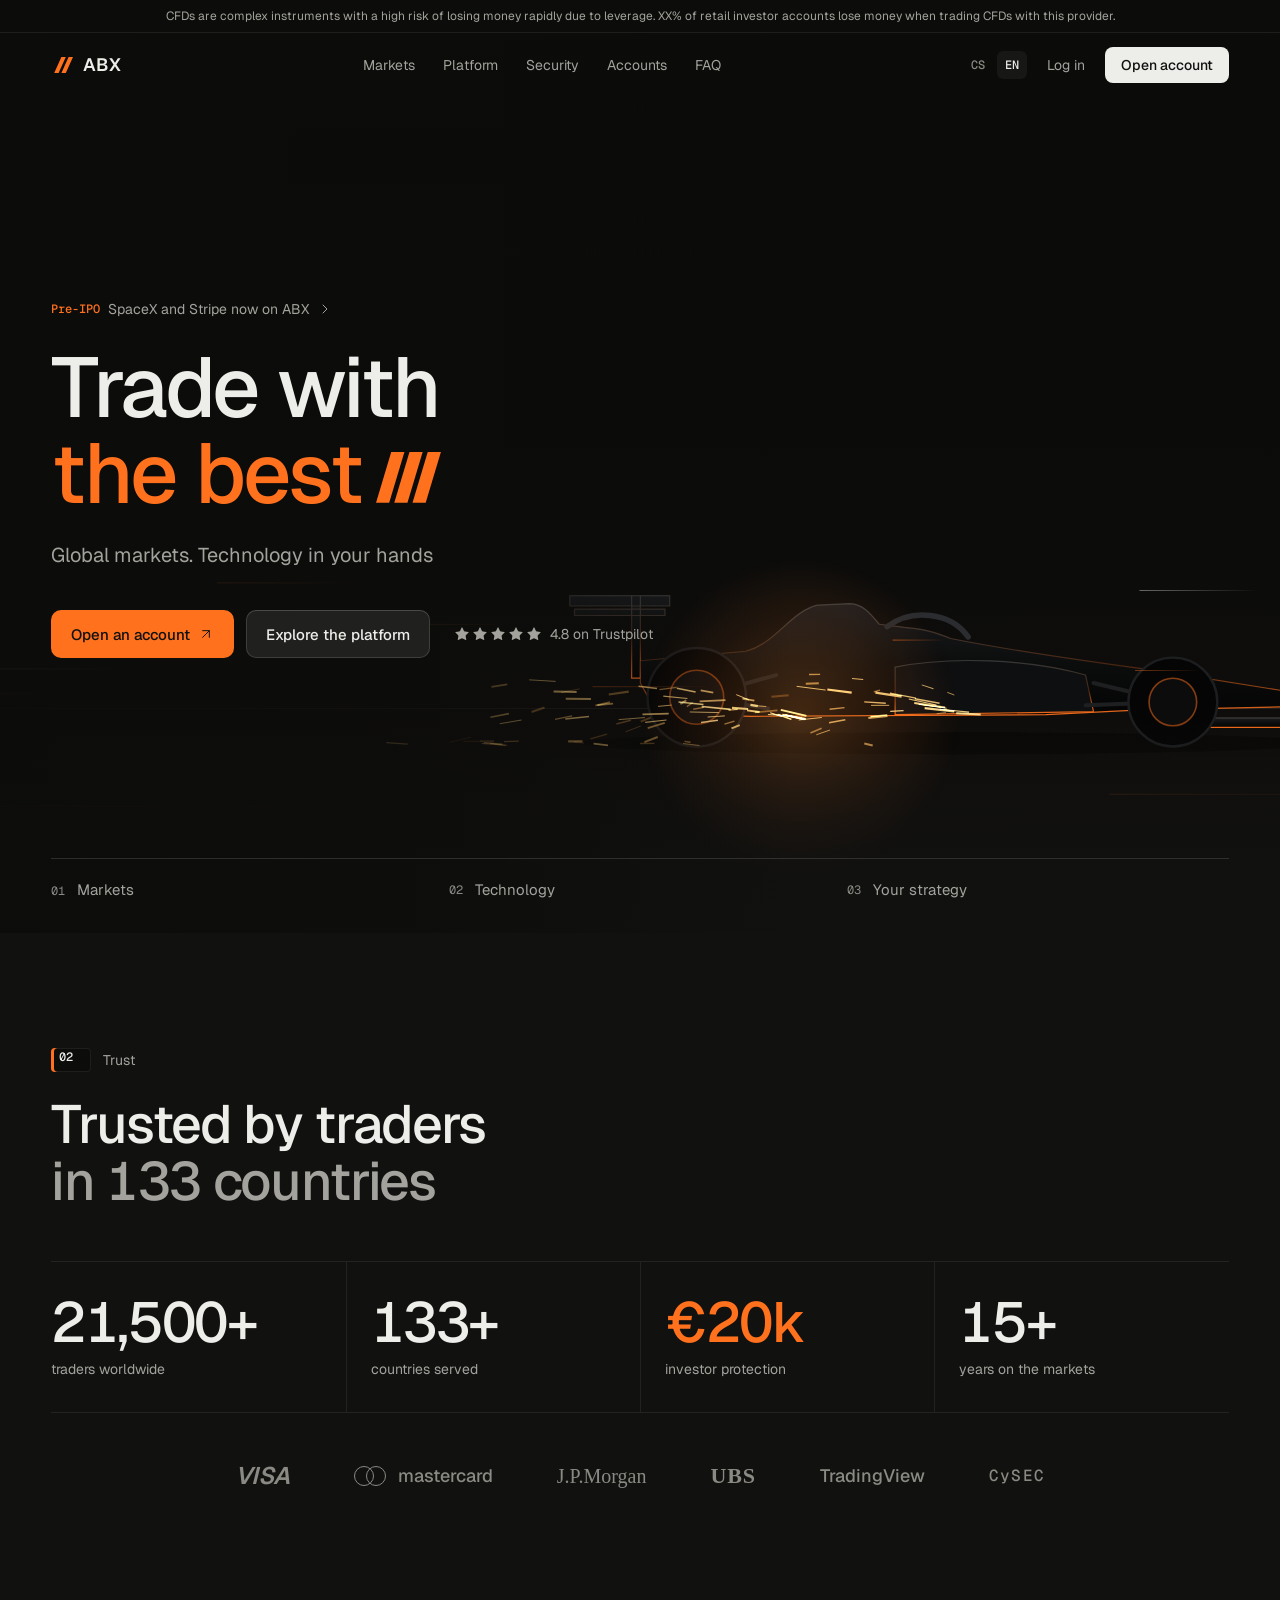
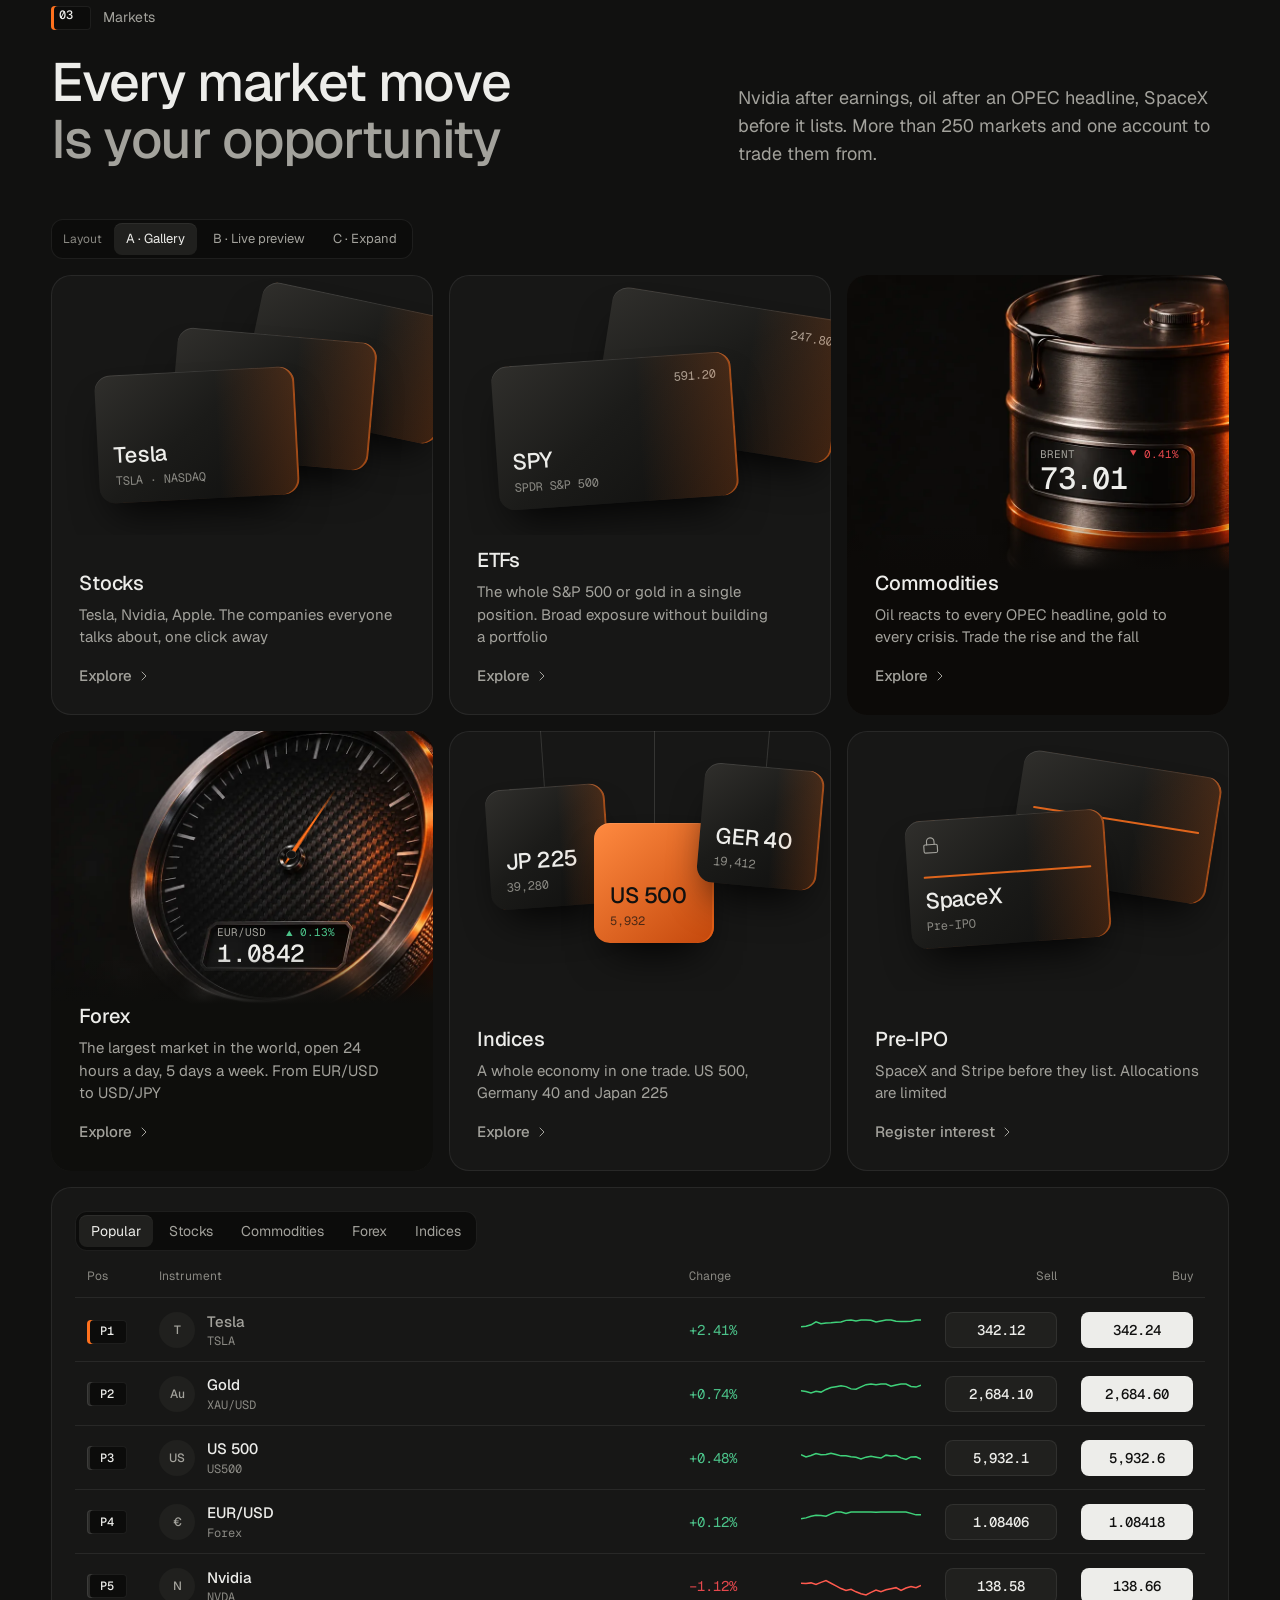
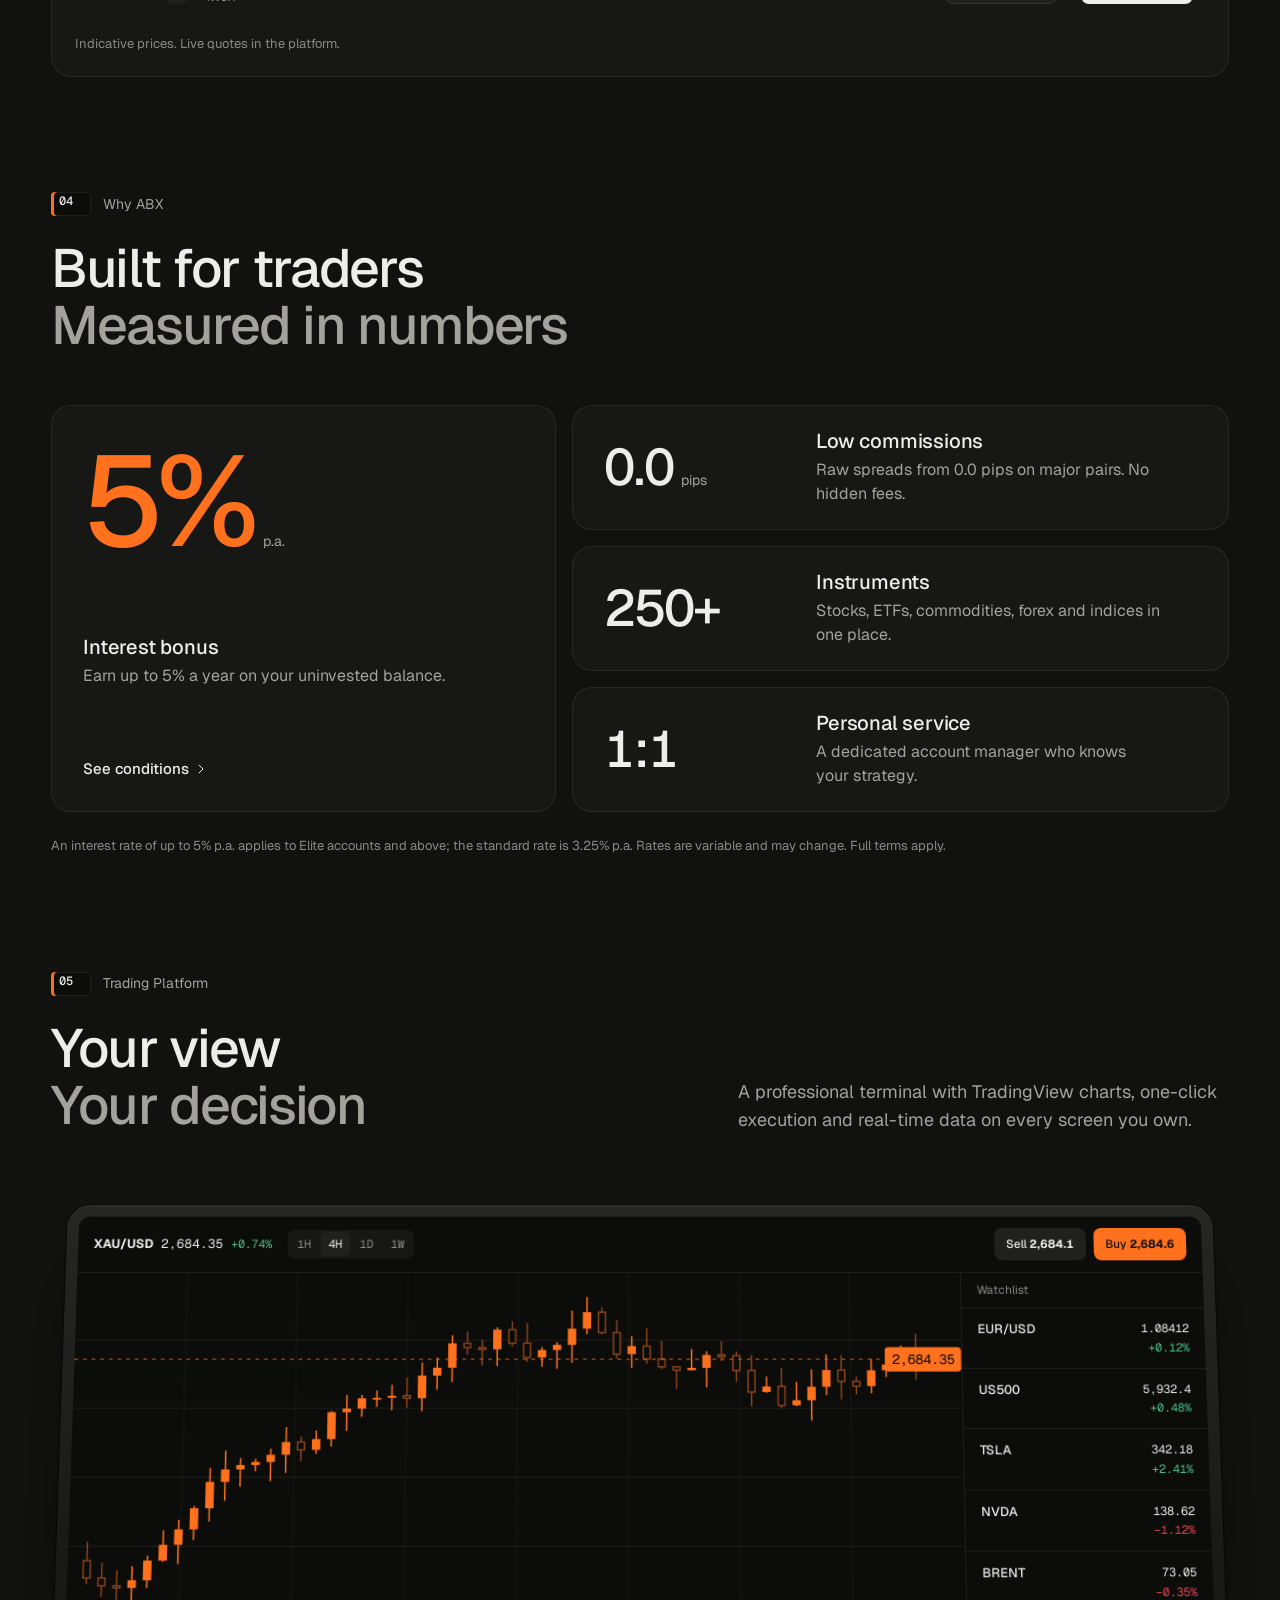
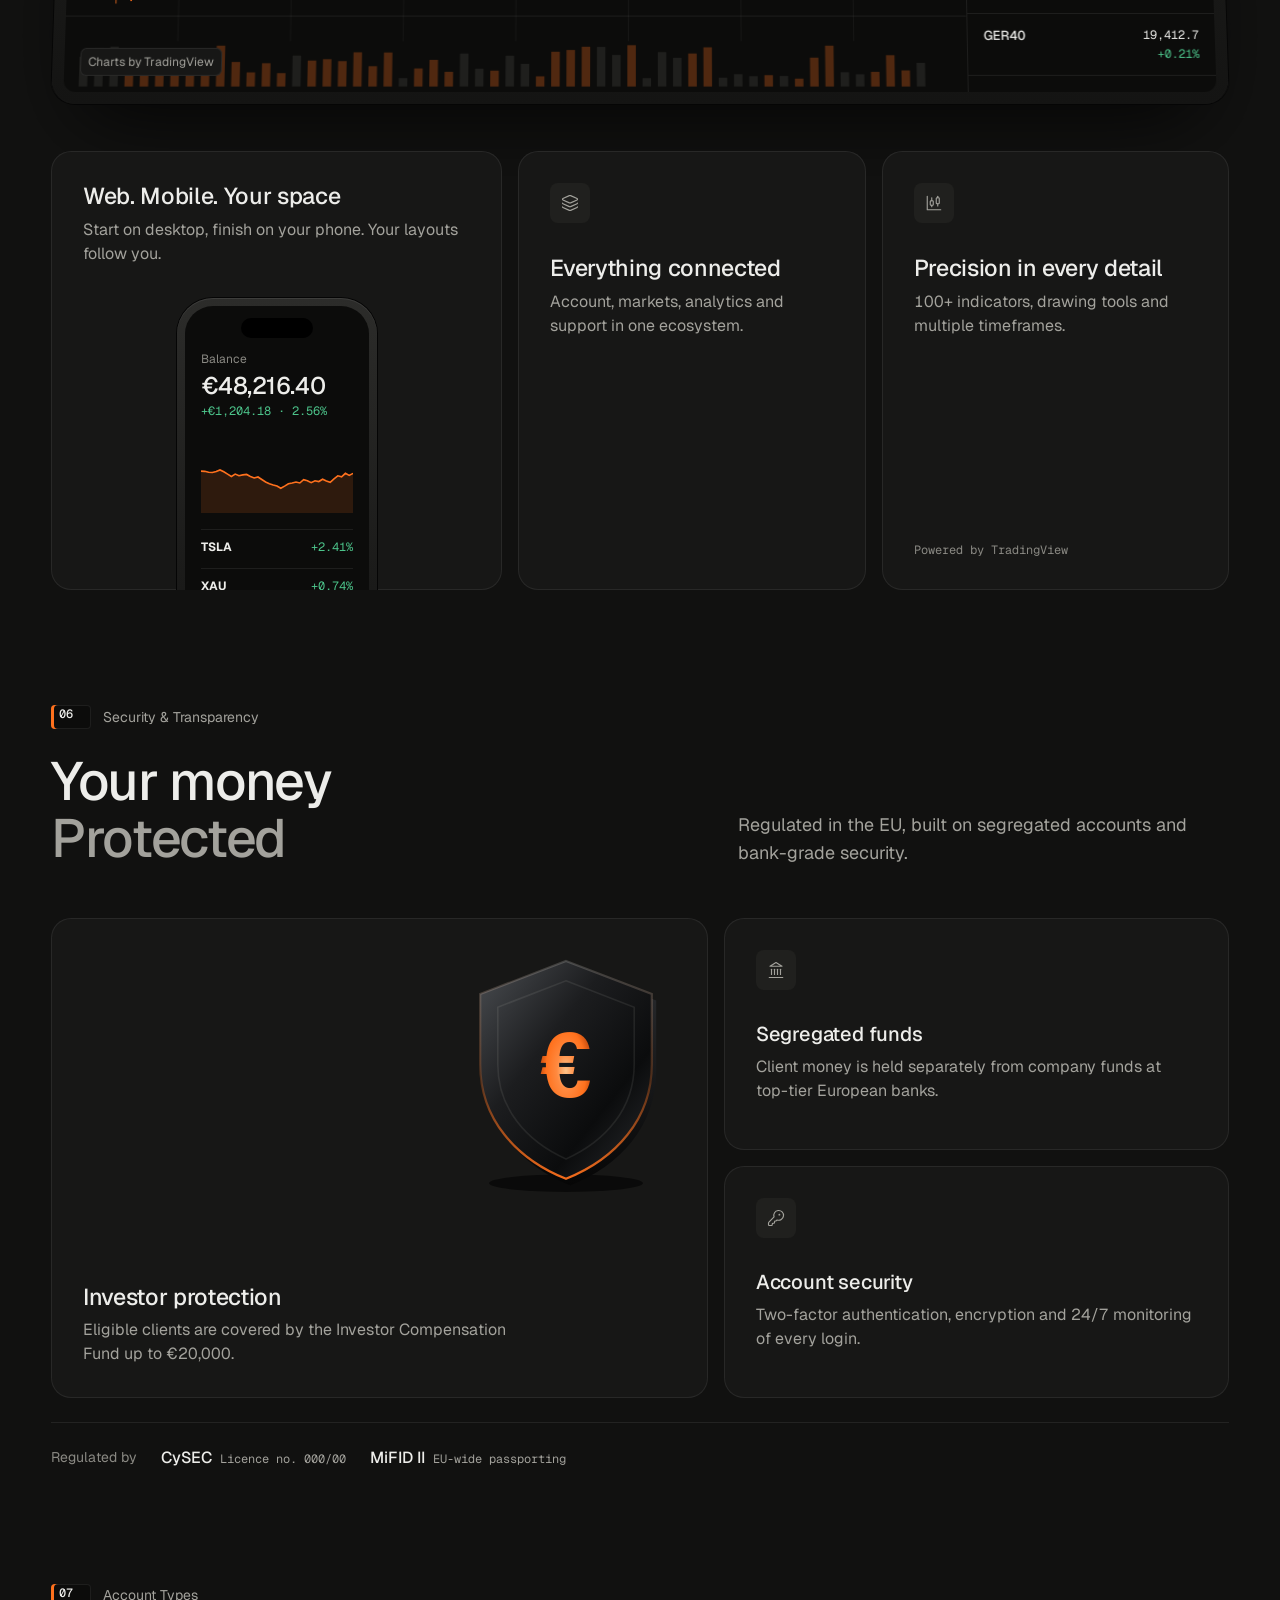
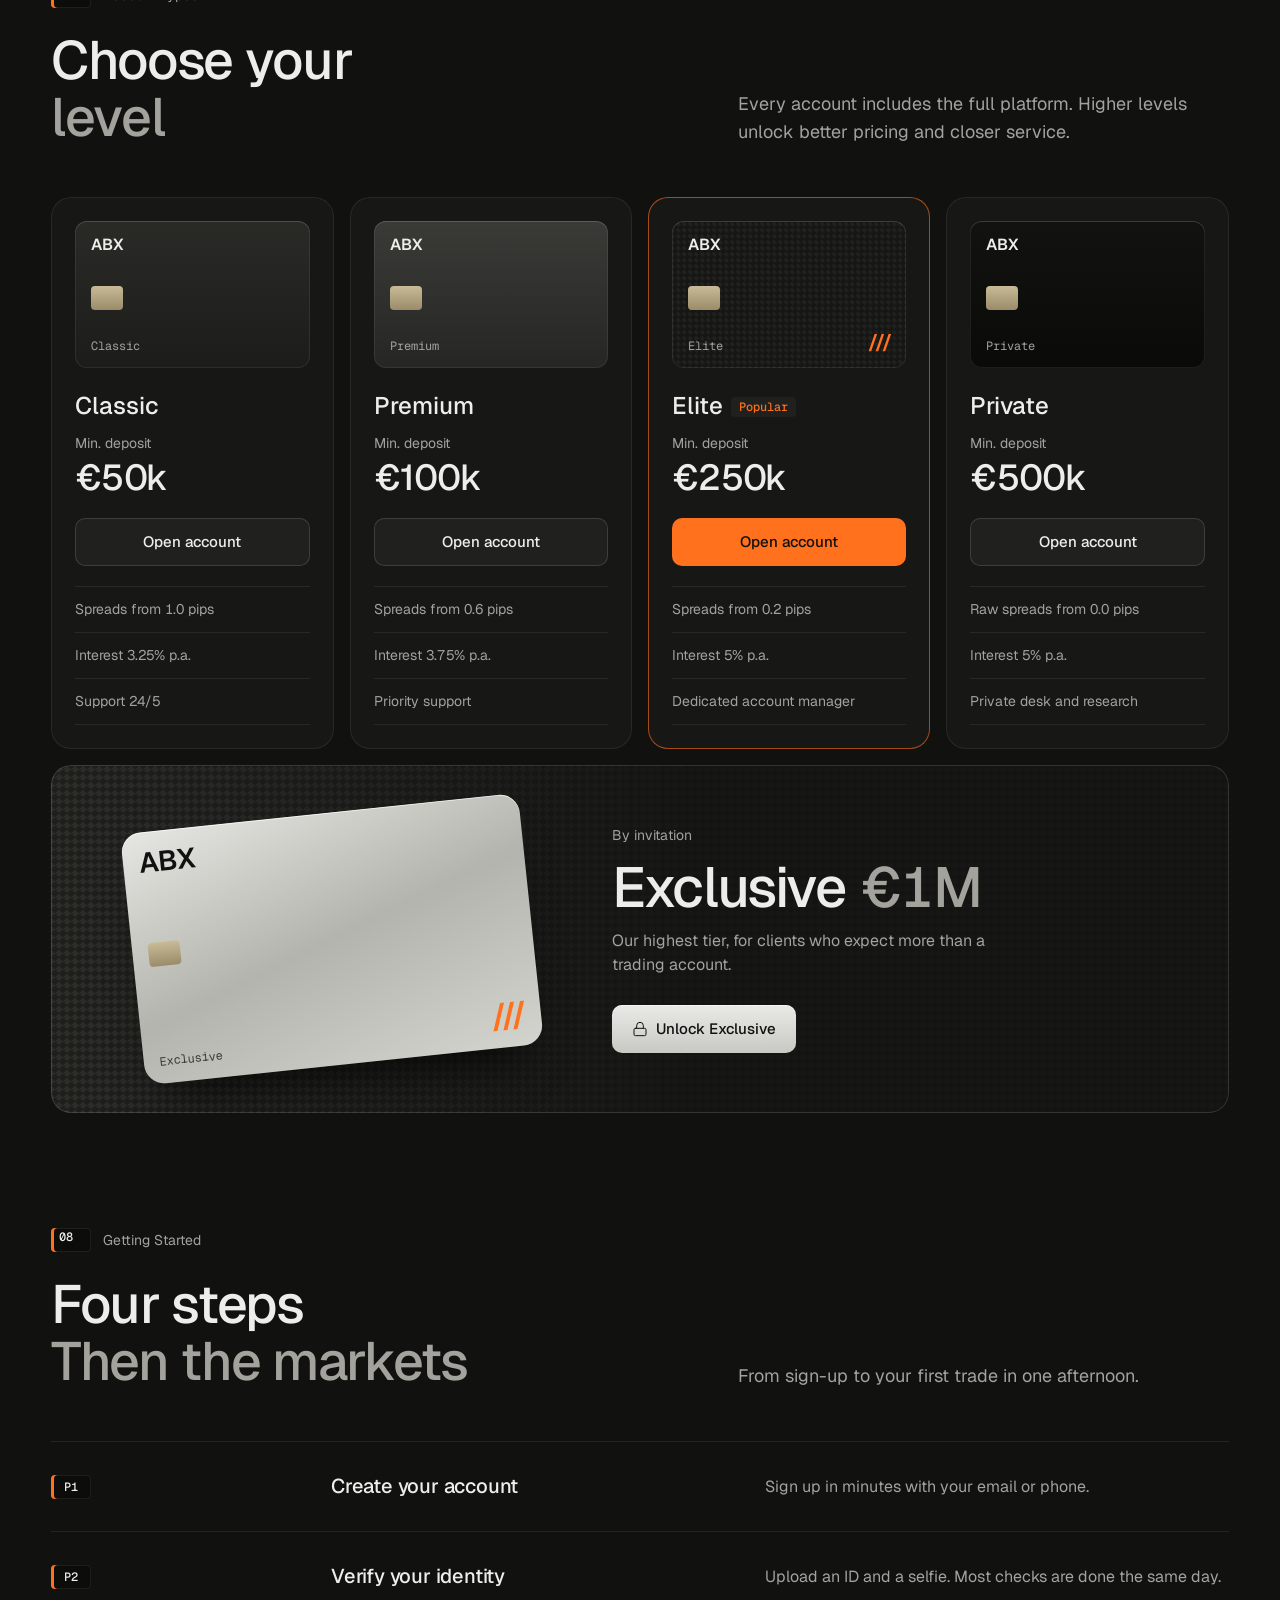
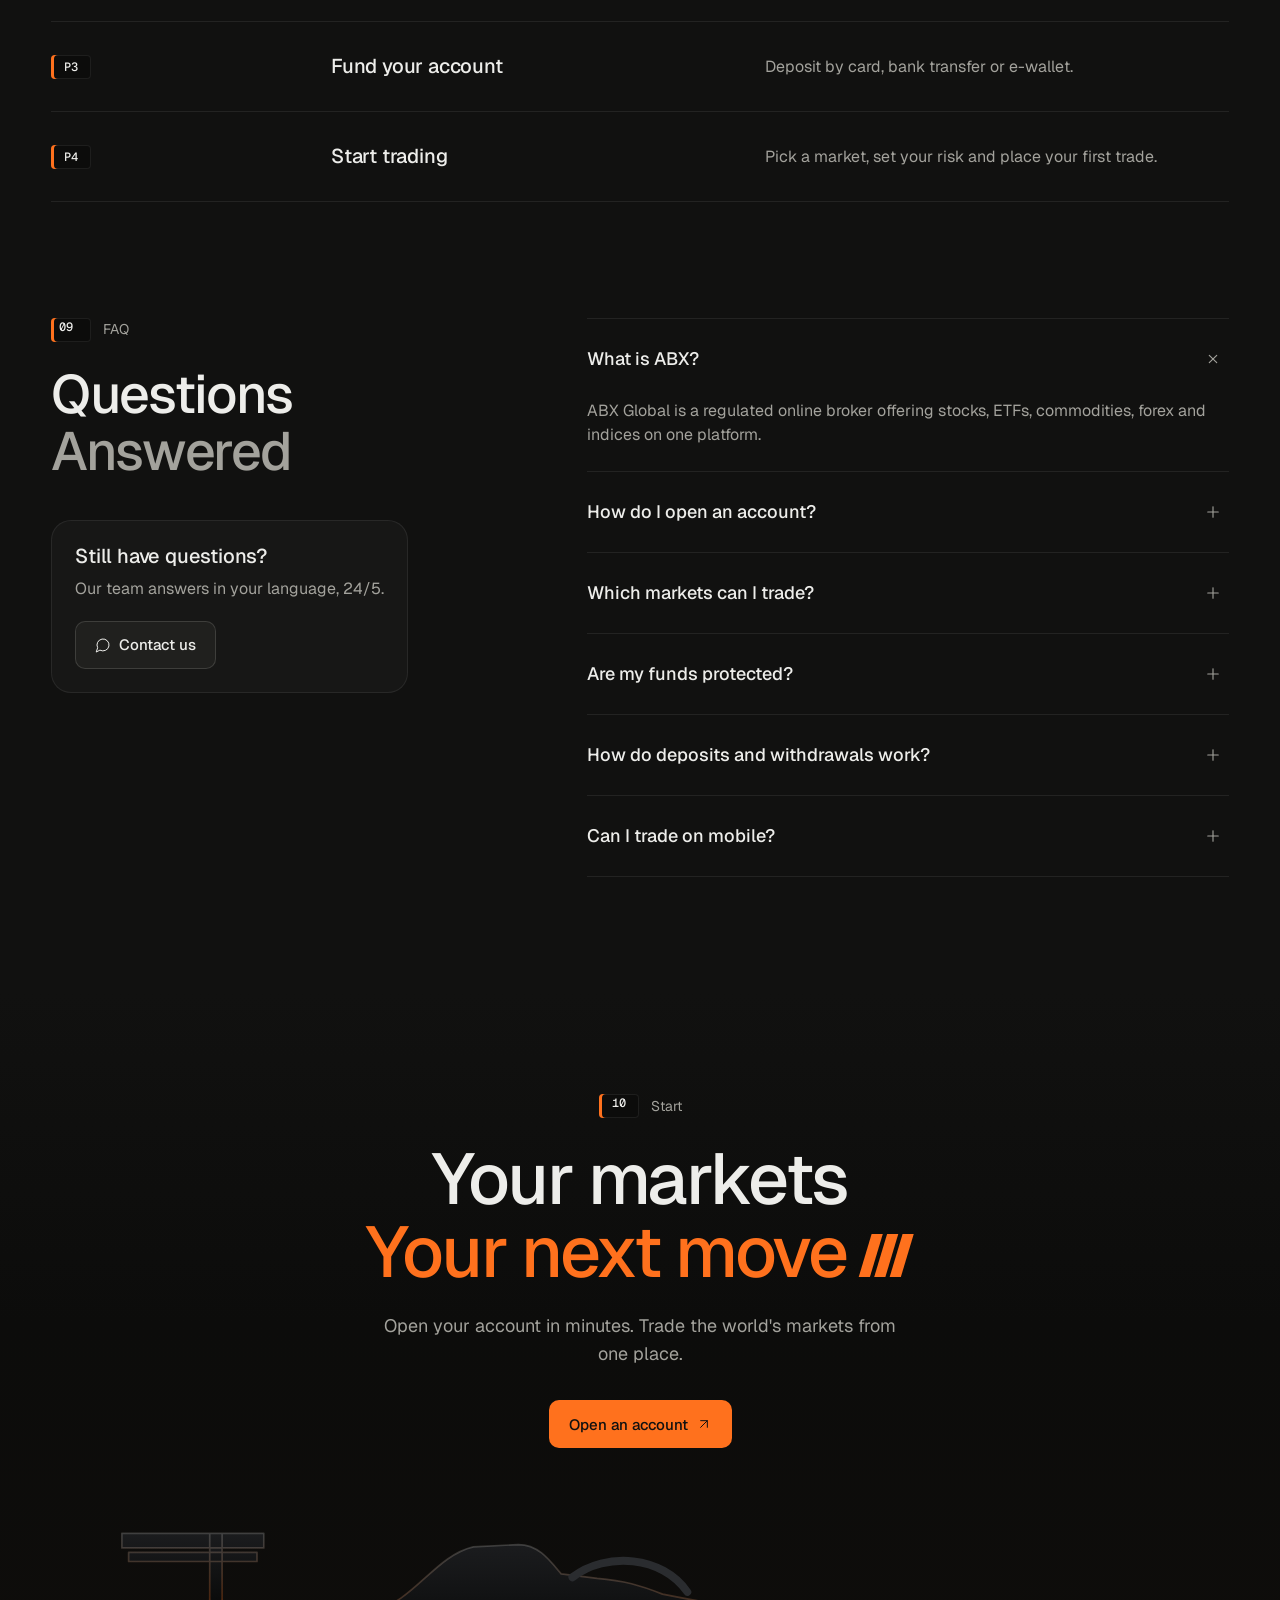
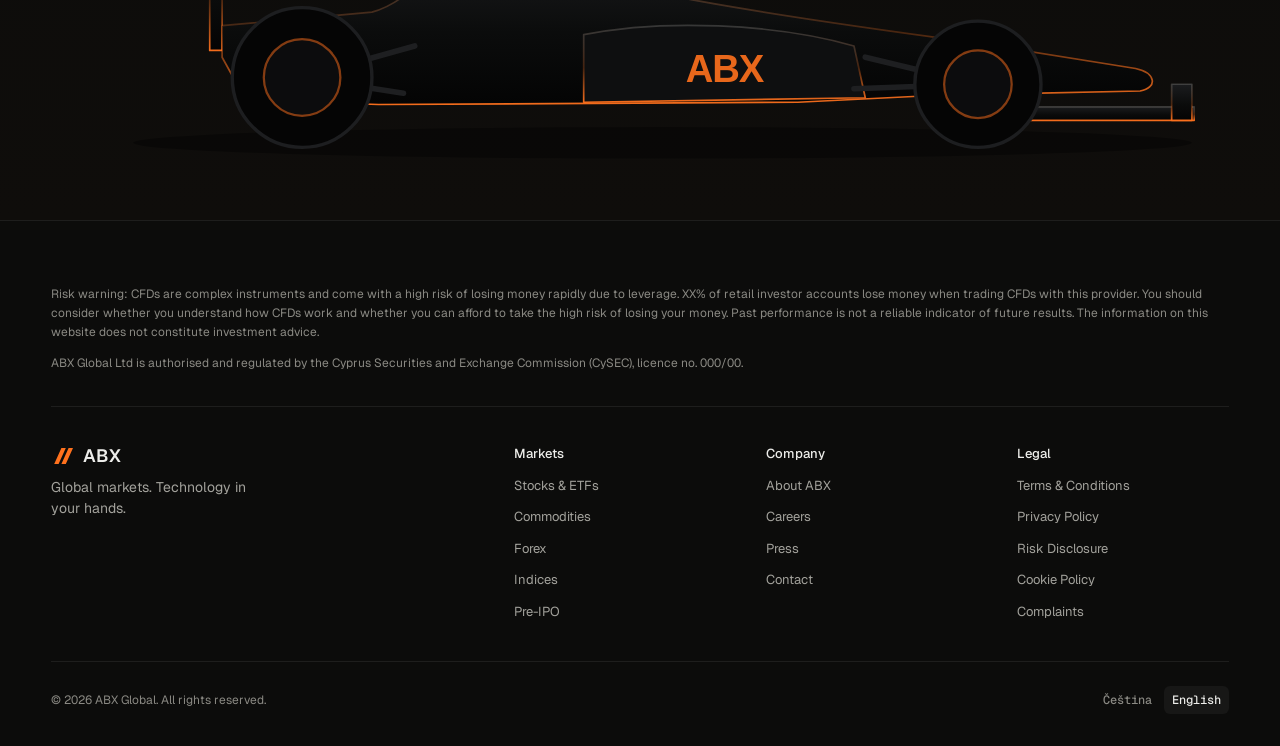
<file: abx-site/en/index.html>
<!doctype html>
<html lang="en">
<head>
<meta charset="utf-8">
<meta name="viewport" content="width=device-width, initial-scale=1, viewport-fit=cover">
<title>ABX Global — Trade with the best</title>
<meta name="description" content="Stocks, ETFs, commodities, forex and indices on one platform. An EU-regulated broker.">
<meta name="theme-color" content="#000000">
<meta name="color-scheme" content="dark">
<meta property="og:title" content="ABX Global — Trade with the best">
<meta property="og:description" content="Stocks, ETFs, commodities, forex and indices on one platform. An EU-regulated broker.">
<meta property="og:type" content="website">
<link rel="alternate" hreflang="cs" href="../">
<link rel="alternate" hreflang="en" href="../en/">
<link rel="icon" href="../assets/img/favicon.svg" type="image/svg+xml">
<link rel="preconnect" href="https://fonts.googleapis.com">
<link rel="preconnect" href="https://fonts.gstatic.com" crossorigin>
<link rel="stylesheet" href="https://fonts.googleapis.com/css2?family=Geist:wght@400;500;600&family=Geist+Mono:wght@400;500&display=swap">
<!-- Hero photo preload: enable with the <picture> slot in .hero-media once the files exist (tools/optimize-media.sh).
<link rel="preload" as="image" type="image/avif" fetchpriority="high"
      imagesrcset="../assets/img/v2/hero-960.avif 960w, ../assets/img/v2/hero-1600.avif 1600w, ../assets/img/v2/hero-2400.avif 2400w" imagesizes="100vw">
-->
<link rel="stylesheet" href="../assets/css/site.css">
<script>document.documentElement.classList.add('js')</script>
</head>
<body>
<a class="skip" href="#main">Skip to content</a>
<svg class="sprite" aria-hidden="true" focusable="false">
  <defs>
    <linearGradient id="g-steel" x1="0" y1="0" x2="1" y2="1">
      <stop offset="0" stop-color="#4a4d51"/><stop offset=".38" stop-color="#1c1d1f"/>
      <stop offset=".7" stop-color="#0b0c0d"/><stop offset="1" stop-color="#2b2d30"/>
    </linearGradient>
    <linearGradient id="g-steel-edge" x1="0" y1="0" x2="0" y2="1">
      <stop offset="0" stop-color="#2a2c2f"/><stop offset="1" stop-color="#060606"/>
    </linearGradient>
    <linearGradient id="g-rim" x1="0" y1="1" x2="0" y2="0">
      <stop offset="0" stop-color="#FF711D" stop-opacity=".95"/><stop offset=".45" stop-color="#FF711D" stop-opacity=".25"/>
      <stop offset="1" stop-color="#F5F4EF" stop-opacity=".18"/>
    </linearGradient>
    <radialGradient id="g-lava" cx=".5" cy=".55" r=".6">
      <stop offset="0" stop-color="#FFC48A"/><stop offset=".3" stop-color="#FF8A40"/>
      <stop offset=".65" stop-color="#FF711D"/><stop offset="1" stop-color="#9c3206"/>
    </radialGradient>
    <radialGradient id="g-glow" cx=".5" cy=".5" r=".5">
      <stop offset="0" stop-color="#FF711D" stop-opacity=".55"/><stop offset="1" stop-color="#FF711D" stop-opacity="0"/>
    </radialGradient>
    <linearGradient id="g-body" x1="0" y1="0" x2="0" y2="1">
      <stop offset="0" stop-color="#1b1c1e"/><stop offset=".55" stop-color="#0b0c0c"/><stop offset="1" stop-color="#040404"/>
    </linearGradient>
    <filter id="f-glow" x="-50%" y="-50%" width="200%" height="200%">
      <feGaussianBlur stdDeviation="6" result="b"/><feMerge><feMergeNode in="b"/><feMergeNode in="SourceGraphic"/></feMerge>
    </filter>

    <!-- F1 side profile, viewBox 0 0 1000 260 (drawn placeholder until the client photos land) -->
    <symbol id="r-car" viewBox="0 0 1000 260">
      <ellipse cx="520" cy="236" rx="470" ry="14" fill="#000" fill-opacity=".55" opacity=".7"/>
      <g fill="url(#g-body)" stroke="url(#g-rim)" stroke-width="1.5" stroke-linejoin="round">
        <path d="M40 50h126v13H40zM46 67h114v8H46zM118 50h11v104h-11z"/>
        <path d="M129 132 L262 120 C300 110 318 70 352 62 L392 60 C410 60 420 74 430 86 L462 90 C486 92 500 96 520 104 C600 120 700 134 790 146 L940 170 C958 174 960 187 944 190 L760 194 L640 200 L268 202 L150 198 L129 160 Z"/>
        <path d="M450 140 C520 126 620 130 690 150 L700 196 L450 200 Z" fill="#0e0f10"/>
        <path d="M826 204 H992 V216 H816 Z"/><path d="M972 184 h18 v32 h-18z"/>
      </g>
      <path d="M440 89 C470 66 520 70 542 102" fill="none" stroke="#2a2c2f" stroke-width="7" stroke-linecap="round"/>
      <g stroke="#1e1f21" stroke-width="5" stroke-linecap="round"><path d="M200 178 L300 150M200 178 L290 192M800 184 L700 160M800 184 L690 188"/></g>
      <g>
        <circle cx="200" cy="178" r="62" fill="#050505" stroke="#1d1e20" stroke-width="3"/>
        <circle cx="200" cy="178" r="34" fill="#0c0c0d" stroke="#FF711D" stroke-opacity=".5" stroke-width="2"/>
        <circle cx="800" cy="184" r="56" fill="#050505" stroke="#1d1e20" stroke-width="3"/>
        <circle cx="800" cy="184" r="30" fill="#0c0c0d" stroke="#FF711D" stroke-opacity=".5" stroke-width="2"/>
      </g>
    </symbol>

    <symbol id="r-shield" viewBox="0 0 200 220">
      <ellipse cx="100" cy="212" rx="70" ry="8" fill="#000" fill-opacity=".55"/>
      <path d="M100 10 L178 40 V104 C178 154 145 190 100 208 C55 190 22 154 22 104 V40 Z" fill="url(#g-steel-edge)" transform="translate(4 6)"/>
      <path d="M100 10 L178 40 V104 C178 154 145 190 100 208 C55 190 22 154 22 104 V40 Z" fill="url(#g-steel)" stroke="url(#g-rim)" stroke-width="2"/>
      <path d="M100 28 L162 52 V104 C162 144 136 174 100 190 C64 174 38 144 38 104 V52 Z" fill="none" stroke="#F5F4EF" stroke-opacity=".08" stroke-width="1.5"/>
      <text x="100" y="134" text-anchor="middle" font-family="Archivo, sans-serif" font-weight="800" font-size="84" fill="url(#g-lava)">€</text>
    </symbol>

    <symbol id="r-coin" viewBox="0 0 200 220">
      <ellipse cx="100" cy="206" rx="72" ry="9" fill="#000" fill-opacity=".55"/>
      <ellipse cx="108" cy="112" rx="78" ry="80" fill="url(#g-steel-edge)"/>
      <ellipse cx="108" cy="112" rx="78" ry="80" fill="none" stroke="#FF711D" stroke-opacity=".55" stroke-width="2"/>
      <circle cx="98" cy="106" r="80" fill="url(#g-steel)" stroke="url(#g-rim)" stroke-width="2"/>
      <circle cx="98" cy="106" r="64" fill="none" stroke="#F5F4EF" stroke-opacity=".1" stroke-width="1.5" stroke-dasharray="2 5"/>
      <text x="98" y="124" text-anchor="middle" font-family="Archivo, sans-serif" font-weight="800" font-size="46" letter-spacing="-1.5" fill="url(#g-lava)">ABX</text>
    </symbol>

    <symbol id="r-badge" viewBox="0 0 200 220">
      <ellipse cx="100" cy="208" rx="70" ry="8" fill="#000" fill-opacity=".55"/>
      <path d="M100 14 L124 30 L152 28 L160 56 L184 72 L172 100 L184 128 L160 144 L152 172 L124 170 L100 186 L76 170 L48 172 L40 144 L16 128 L28 100 L16 72 L40 56 L48 28 L76 30 Z" fill="url(#g-steel-edge)" transform="translate(4 6)"/>
      <path d="M100 14 L124 30 L152 28 L160 56 L184 72 L172 100 L184 128 L160 144 L152 172 L124 170 L100 186 L76 170 L48 172 L40 144 L16 128 L28 100 L16 72 L40 56 L48 28 L76 30 Z" fill="url(#g-steel)" stroke="url(#g-rim)" stroke-width="2"/>
      <circle cx="100" cy="100" r="54" fill="none" stroke="#F5F4EF" stroke-opacity=".08" stroke-width="1.5"/>
      <path d="M72 102 L92 122 L130 82" fill="none" stroke="url(#g-lava)" stroke-width="14" stroke-linecap="round" stroke-linejoin="round"/>
    </symbol>

    <!-- Lucide icons (stroke 1.75, 24 grid) -->
    <symbol id="i-chev" viewBox="0 0 24 24" overflow="visible"><path d="M0 5h6.5l7 7-7 7H0l7-7z" style="fill:currentColor;stroke:none;transform:translateX(var(--chev-a,0px));transition:transform 320ms cubic-bezier(.22,1,.36,1)"/><path d="M10 5h3.5l6.5 7-6.5 7H10l6.5-7z" style="fill:currentColor;stroke:none;transform:translateX(var(--chev-b,0px));transition:transform 320ms cubic-bezier(.22,1,.36,1)"/></symbol>
    <symbol id="i-arrow" viewBox="0 0 24 24"><path d="M7 7h10v10"/><path d="M7 17 17 7"/></symbol>
    <symbol id="i-plus" viewBox="0 0 24 24"><path d="M5 12h14"/><path d="M12 5v14"/></symbol>
    <symbol id="i-lock" viewBox="0 0 24 24"><rect width="18" height="11" x="3" y="11" rx="2" ry="2"/><path d="M7 11V7a5 5 0 0 1 10 0v4"/></symbol>
    <symbol id="i-lock-open" viewBox="0 0 24 24"><rect width="18" height="11" x="3" y="11" rx="2" ry="2"/><path d="M7 11V7a5 5 0 0 1 9.9-1"/></symbol>
    <symbol id="i-star" viewBox="0 0 24 24"><path d="M11.525 2.295a.53.53 0 0 1 .95 0l2.31 4.679a2.123 2.123 0 0 0 1.595 1.16l5.166.756a.53.53 0 0 1 .294.904l-3.736 3.638a2.123 2.123 0 0 0-.611 1.878l.882 5.14a.53.53 0 0 1-.771.56l-4.618-2.428a2.122 2.122 0 0 0-1.973 0L6.396 21.01a.53.53 0 0 1-.77-.56l.881-5.139a2.122 2.122 0 0 0-.611-1.879L2.16 9.795a.53.53 0 0 1 .294-.906l5.165-.755a2.122 2.122 0 0 0 1.597-1.16z"/></symbol>
    <symbol id="i-chevron" viewBox="0 0 24 24"><path d="m9 18 6-6-6-6"/></symbol>
    <symbol id="i-check" viewBox="0 0 24 24"><path d="M20 6 9 17l-5-5"/></symbol>
    <symbol id="i-layers" viewBox="0 0 24 24"><path d="M12.83 2.18a2 2 0 0 0-1.66 0L2.6 6.08a1 1 0 0 0 0 1.83l8.58 3.91a2 2 0 0 0 1.66 0l8.58-3.9a1 1 0 0 0 0-1.83z"/><path d="M2 12a1 1 0 0 0 .58.91l8.6 3.91a2 2 0 0 0 1.65 0l8.58-3.9A1 1 0 0 0 22 12"/><path d="M2 17a1 1 0 0 0 .58.91l8.6 3.91a2 2 0 0 0 1.65 0l8.58-3.9A1 1 0 0 0 22 17"/></symbol>
    <symbol id="i-candles" viewBox="0 0 24 24"><path d="M9 5v4"/><rect width="4" height="6" x="7" y="9" rx="1"/><path d="M9 15v2"/><path d="M17 3v2"/><rect width="4" height="8" x="15" y="5" rx="1"/><path d="M17 13v3"/><path d="M3 3v18h18"/></symbol>
    <symbol id="i-landmark" viewBox="0 0 24 24"><path d="M3 22h18"/><path d="M6 18v-7"/><path d="M10 18v-7"/><path d="M14 18v-7"/><path d="M18 18v-7"/><path d="M12 2 20 7H4z"/></symbol>
    <symbol id="i-key" viewBox="0 0 24 24"><path d="M2.586 17.414A2 2 0 0 0 2 18.828V21a1 1 0 0 0 1 1h3a1 1 0 0 0 1-1v-1a1 1 0 0 1 1-1h1a1 1 0 0 0 1-1v-1a1 1 0 0 1 1-1h.172a2 2 0 0 0 1.414-.586l.814-.814a6.5 6.5 0 1 0-4-4z"/><circle cx="16.5" cy="7.5" r=".5"/></symbol>
    <symbol id="i-users" viewBox="0 0 24 24"><path d="M16 21v-2a4 4 0 0 0-4-4H6a4 4 0 0 0-4 4v2"/><circle cx="9" cy="7" r="4"/><path d="M22 21v-2a4 4 0 0 0-3-3.87"/><path d="M16 3.13a4 4 0 0 1 0 7.75"/></symbol>
    <symbol id="i-globe" viewBox="0 0 24 24"><circle cx="12" cy="12" r="10"/><path d="M12 2a14.5 14.5 0 0 0 0 20 14.5 14.5 0 0 0 0-20"/><path d="M2 12h20"/></symbol>
    <symbol id="i-shield" viewBox="0 0 24 24"><path d="M20 13c0 5-3.5 7.5-7.66 8.95a1 1 0 0 1-.67-.01C7.5 20.5 4 18 4 13V6a1 1 0 0 1 1-1c2 0 4.5-1.2 6.24-2.72a1.17 1.17 0 0 1 1.52 0C14.51 3.81 17 5 19 5a1 1 0 0 1 1 1z"/></symbol>
    <symbol id="i-clock" viewBox="0 0 24 24"><circle cx="12" cy="12" r="10"/><polyline points="12 6 12 12 16 14"/></symbol>
    <symbol id="i-wallet" viewBox="0 0 24 24"><path d="M19 7V4a1 1 0 0 0-1-1H5a2 2 0 0 0 0 4h15a1 1 0 0 1 1 1v4h-3a2 2 0 0 0 0 4h3a1 1 0 0 0 1-1v-2a1 1 0 0 0-1-1"/><path d="M3 5v14a2 2 0 0 0 2 2h15a1 1 0 0 0 1-1v-4"/></symbol>
    <symbol id="i-activity" viewBox="0 0 24 24"><path d="M22 12h-2.48a2 2 0 0 0-1.93 1.46l-2.35 8.36a.25.25 0 0 1-.48 0L9.24 2.18a.25.25 0 0 0-.48 0l-2.35 8.36A2 2 0 0 1 4.49 12H2"/></symbol>
    <symbol id="i-percent" viewBox="0 0 24 24"><line x1="19" x2="5" y1="5" y2="19"/><circle cx="6.5" cy="6.5" r="2.5"/><circle cx="17.5" cy="17.5" r="2.5"/></symbol>
    <symbol id="i-headphones" viewBox="0 0 24 24"><path d="M3 14h3a2 2 0 0 1 2 2v3a2 2 0 0 1-2 2H5a2 2 0 0 1-2-2v-7a9 9 0 0 1 18 0v7a2 2 0 0 1-2 2h-1a2 2 0 0 1-2-2v-3a2 2 0 0 1 2-2h3"/></symbol>
    <symbol id="i-user" viewBox="0 0 24 24"><circle cx="12" cy="8" r="5"/><path d="M20 21a8 8 0 0 0-16 0"/></symbol>
    <symbol id="i-chart" viewBox="0 0 24 24"><path d="M3 3v16a2 2 0 0 0 2 2h16"/><path d="m19 9-5 5-4-4-3 3"/></symbol>
    <symbol id="i-target" viewBox="0 0 24 24"><circle cx="12" cy="12" r="10"/><circle cx="12" cy="12" r="6"/><circle cx="12" cy="12" r="2"/></symbol>
    <symbol id="i-alert" viewBox="0 0 24 24"><circle cx="12" cy="12" r="10"/><line x1="12" x2="12" y1="8" y2="12"/><line x1="12" x2="12.01" y1="16" y2="16"/></symbol>
    <symbol id="i-minus" viewBox="0 0 24 24"><path d="M5 12h14"/></symbol>
    <symbol id="i-up" viewBox="0 0 24 24"><path d="m22 7-8.5 8.5-5-5L2 17"/><path d="M16 7h6v6"/></symbol>
    <symbol id="i-down" viewBox="0 0 24 24"><path d="m22 17-8.5-8.5-5 5L2 7"/><path d="M16 17h6v-6"/></symbol>
    <symbol id="i-eye" viewBox="0 0 24 24"><path d="M2.062 12.348a1 1 0 0 1 0-.696 10.75 10.75 0 0 1 19.876 0 1 1 0 0 1 0 .696 10.75 10.75 0 0 1-19.876 0"/><circle cx="12" cy="12" r="3"/></symbol>
    <symbol id="i-snow" viewBox="0 0 24 24"><line x1="2" x2="22" y1="12" y2="12"/><line x1="12" x2="12" y1="2" y2="22"/><path d="m20 16-4-4 4-4"/><path d="m4 8 4 4-4 4"/><path d="m16 4-4 4-4-4"/><path d="m8 20 4-4 4 4"/></symbol>
    <symbol id="i-message" viewBox="0 0 24 24"><path d="M7.9 20A9 9 0 1 0 4 16.1L2 22Z"/></symbol>
  </defs>
</svg>

<!-- Risk bar, capital.com pattern -->
<div class="riskbar" data-placeholder="cfd-percent"><div class="wrap">CFDs are complex instruments with a high risk of losing money rapidly due to leverage. XX% of retail investor accounts lose money when trading CFDs with this provider.</div></div>

<header class="nav" data-nav>
  <div class="wrap nav-in">
    <a class="logo" href="#top" aria-label="ABX Global" data-placeholder="logo">
      <svg class="logo-mark" viewBox="0 0 60 40" aria-hidden="true"><path d="M8 40h11L37 0H26zM26 40h11L55 0H44z" fill="#FF711D"/></svg>
      <span class="logo-word">ABX</span>
    </a>
    <nav class="nav-links" aria-label="Primary">
      <a href="#markets">Markets</a>
      <a href="#platform">Platform</a>
      <a href="#security">Security</a>
      <a href="#accounts">Accounts</a>
      <a href="#faq">FAQ</a>
    </nav>
    <div class="nav-actions">
      <div class="lang" role="group" aria-label="Language">
        <a href="../" hreflang="cs" lang="cs" >CS</a>
        <a href="../en/" hreflang="en" lang="en" aria-current="true">EN</a>
      </div>
      <a class="nav-login" href="#">Log in</a>
      <a class="pill pill-white pill-sm" href="#accounts">Open account</a>
    </div>
  </div>
</header>

<main id="main">

<!-- 01 · HERO — Revolut-scale type over a full-bleed night-race scene -->
<section class="hero" id="top" aria-labelledby="hero-title">
  <div class="hero-media" aria-hidden="true">
    <div class="hero-zoom">
      <div class="hero-art"></div>
      <svg class="hero-car" viewBox="0 0 1000 260"><use href="#r-car"/></svg>
      <!-- Client photo slot (img/v2/hero.jpg):
      <picture class="hero-photo">
        <source type="image/avif" srcset="../assets/img/v2/hero-960.avif 960w, ../assets/img/v2/hero-1600.avif 1600w, ../assets/img/v2/hero-2400.avif 2400w" sizes="100vw">
        <source type="image/webp" srcset="../assets/img/v2/hero-960.webp 960w, ../assets/img/v2/hero-1600.webp 1600w, ../assets/img/v2/hero-2400.webp 2400w" sizes="100vw">
        <img src="../assets/img/v2/hero-1600.jpg" alt="" width="2400" height="1350" fetchpriority="high" decoding="async">
      </picture> -->
    </div>
    <canvas class="hero-fx"></canvas>
    <div class="hero-scrim"></div>
  </div>

  <div class="wrap hero-body">
    <div class="hero-content">
      <a class="announce intro" style="--d:0" href="#markets">
        <span class="announce-tag">Pre-IPO</span>
        <span>SpaceX and Stripe now on ABX</span>
        <svg class="ic" aria-hidden="true"><use href="#i-chevron"/></svg>
      </a>
      <h1 class="display" id="hero-title">
        <span class="l1 intro" style="--d:1">Trade with</span>
        <span class="l2 intro" style="--d:2"><span class="nw">the best<svg class="ramp" viewBox="0 0 132 100" aria-hidden="true"><path d="M4 100h26L60 0H34z"/><path d="M40 100h26L96 0H70z"/><path d="M76 100h26l30-100h-26z"/></svg></span></span>
      </h1>
      <p class="hero-sub intro" style="--d:3">Global markets. Technology in your hands</p>
      <div class="hero-cta intro" style="--d:4">
        <a class="pill pill-orange pill-lg" href="#accounts">Open an account<svg class="ic" aria-hidden="true"><use href="#i-arrow"/></svg></a>
        <a class="pill pill-glass pill-lg" href="#platform">Explore the platform</a>
        <a class="rating" href="#" data-placeholder="trustpilot">
          <span class="stars" aria-hidden="true"><svg><use href="#i-star"/></svg><svg><use href="#i-star"/></svg><svg><use href="#i-star"/></svg><svg><use href="#i-star"/></svg><svg><use href="#i-star"/></svg></span>
          <span>4.8 on Trustpilot</span><span class="sr-only"> (Rated 4.8 out of 5 on Trustpilot)</span>
        </a>
      </div>
    </div>
    <div class="hero-foot intro" style="--d:5">
      <nav class="hero-anchors" aria-label="Markets">
        <a href="#markets"><span class="mono">01</span>Markets</a>
        <a href="#platform"><span class="mono">02</span>Technology</a>
        <a href="#accounts"><span class="mono">03</span>Your strategy</a>
      </nav>
    </div>
  </div>
</section>

<!-- 02 · TRUST — Apple-style centred statement + capital.com stats -->
<section class="trust" aria-labelledby="trust-title">
  <div class="wrap">
    <div class="center-head">
      <p class="kicker"><span class="mono">02</span>Trust</p>
      <h2 class="h2" id="trust-title"><span>Trusted by traders</span> <span class="l2">in 133 countries</span></h2>
    </div>
    <dl class="stats" data-placeholder="trust-numbers">
      <div class="stat" style="--d:0"><dt>traders worldwide</dt><dd data-count="21500" data-suffix="+">21,500+</dd></div>
      <div class="stat" style="--d:1"><dt>countries served</dt><dd data-count="133" data-suffix="+">133+</dd></div>
      <div class="stat stat-accent" style="--d:2"><dt>investor protection</dt><dd data-count="20" data-prefix="€" data-suffix="k">€20k</dd></div>
      <div class="stat" style="--d:3"><dt>years on the markets</dt><dd data-count="15" data-suffix="+">15+</dd></div>
    </dl>
  </div>
  <div class="marquee" aria-label="Payment, banking and infrastructure partners" data-placeholder="partner-logos">
    <div class="marquee-track">
      <ul class="marquee-set">
        <li class="pl pl-visa">VISA</li><li class="pl pl-mc"><i></i><i></i>mastercard</li><li class="pl pl-jpm">J.P.Morgan</li>
        <li class="pl pl-ubs">UBS</li><li class="pl pl-tv">TradingView</li><li class="pl pl-cysec">CySEC</li>
      </ul>
      <ul class="marquee-set" aria-hidden="true">
        <li class="pl pl-visa">VISA</li><li class="pl pl-mc"><i></i><i></i>mastercard</li><li class="pl pl-jpm">J.P.Morgan</li>
        <li class="pl pl-ubs">UBS</li><li class="pl pl-tv">TradingView</li><li class="pl pl-cysec">CySEC</li>
      </ul>
    </div>
  </div>
</section>

<!-- 03 · MARKETS — Apple bento + capital.com market table styled as an F1 timing tower -->
<section class="sec" id="markets" aria-labelledby="markets-title">
  <div class="wrap">
    <div class="center-head">
      <p class="kicker"><span class="mono">03</span>Markets</p>
      <h2 class="h2" id="markets-title"><span>Every market move</span> <span class="l2">Is your opportunity</span></h2>
      <p class="lead">Nvidia after earnings, oil after an OPEC headline, SpaceX before it lists. More than 250 markets and one account to trade them from.</p>
    </div>

    <!-- Review build: three layouts of the markets block. Keep one, delete the others and the switch. -->
    <div class="mk-switch" role="radiogroup" aria-label="Layout">
      <span>Layout</span>
      <button type="button" role="radio" aria-checked="true" data-mk="a">A · Gallery</button>
      <button type="button" role="radio" aria-checked="false" data-mk="b">B · Live preview</button>
      <button type="button" role="radio" aria-checked="false" data-mk="c">C · Expand</button>
    </div>
    <div class="mk" data-mk-root data-variant="a">
      <div class="mk-v mk-v-a">
    <ul class="mka-grid" role="list">
      <li><a class="mka mka-stocks" href="#">
        <div class="mka-art" aria-hidden="true"><div class="slab sl-1"><b>Nvidia</b><span>NVDA · NASDAQ</span></div><div class="slab sl-2"><b>Apple</b><span>AAPL · NASDAQ</span></div><div class="slab sl-3"><b>Tesla</b><span>TSLA · NASDAQ</span></div></div>
        <div class="mka-body"><h3 class="h4">Stocks</h3><p>Tesla, Nvidia, Apple. The companies everyone talks about, one click away</p><span class="more">Explore<svg class="ic" aria-hidden="true"><use href="#i-chevron"/></svg></span></div>
      </a></li>
      <li><a class="mka mka-etfs" href="#">
        <div class="mka-art" aria-hidden="true"><div class="slab sl-wide sl-1"><b>GLD</b><span>SPDR Gold Shares</span><em>247.80</em></div><div class="slab sl-wide sl-2"><b>SPY</b><span>SPDR S&amp;P 500</span><em>591.20</em></div></div>
        <div class="mka-body"><h3 class="h4">ETFs</h3><p>The whole S&amp;P 500 or gold in a single position. Broad exposure without building a portfolio</p><span class="more">Explore<svg class="ic" aria-hidden="true"><use href="#i-chevron"/></svg></span></div>
      </a></li>
      <li><a class="mka mka-comm mka-photo" href="#" style="--bg:#0c0a08">
        <div class="mka-art" aria-hidden="true"><div class="ph-sq">
          <img src="../assets/img/markets/commodities-800.webp" srcset="../assets/img/markets/commodities-800.webp 800w, ../assets/img/markets/commodities-1254.webp 1254w" sizes="(max-width: 680px) 100vw, (max-width: 1100px) 50vw, 460px" width="1254" height="1254" alt="" loading="lazy" decoding="async">
          <div class="ph-win" style="--wx:47.8%;--wy:43.6%;--ww:42%;--wh:15.8%;--px:8cqw" data-live data-open="73.31" data-price="73.05" data-dec="2" data-vol="0.0012"><span class="ph-top">BRENT <i class="up" data-live-chg></i></span><b data-live-px></b></div>
        </div></div>
        <div class="mka-body"><h3 class="h4">Commodities</h3><p>Oil reacts to every OPEC headline, gold to every crisis. Trade the rise and the fall</p><span class="more">Explore<svg class="ic" aria-hidden="true"><use href="#i-chevron"/></svg></span></div>
      </a></li>
      <li><a class="mka mka-fx mka-photo" href="#" style="--bg:#0e0e0c">
        <div class="mka-art" aria-hidden="true"><div class="ph-sq">
          <img src="../assets/img/markets/forex-800.webp" srcset="../assets/img/markets/forex-800.webp 800w, ../assets/img/markets/forex-1254.webp 1254w" sizes="(max-width: 680px) 100vw, (max-width: 1100px) 50vw, 460px" width="1254" height="1254" alt="" loading="lazy" decoding="async">
          <svg class="ph-needle" viewBox="0 0 1254 1254"><g transform="translate(789 406) scale(1 .82)"><g class="ph-n" data-live-needle><polygon points="-7,0 0,-300 7,0 0,48"/></g><circle class="ph-cap" r="16"/></g></svg>
          <div class="ph-win" style="--wx:40.8%;--wy:50.7%;--ww:36.4%;--wh:11.2%" data-live data-open="1.08280" data-price="1.08412" data-dec="4" data-vol="0.0004"><span class="ph-top">EUR/USD <i class="up" data-live-chg></i></span><b data-live-px></b></div>
        </div></div>
        <div class="mka-body"><h3 class="h4">Forex</h3><p>The largest market in the world, open 24 hours a day, 5 days a week. From EUR/USD to USD/JPY</p><span class="more">Explore<svg class="ic" aria-hidden="true"><use href="#i-chevron"/></svg></span></div>
      </a></li>
      <li><a class="mka mka-idx" href="#">
        <div class="mka-art" aria-hidden="true"><div class="hang h-1"><i></i><div class="slab"><b>JP 225</b><span>39,280</span></div></div><div class="hang h-2"><i></i><div class="slab sl-hot"><b>US 500</b><span>5,932</span></div></div><div class="hang h-3"><i></i><div class="slab"><b>GER 40</b><span>19,412</span></div></div></div>
        <div class="mka-body"><h3 class="h4">Indices</h3><p>A whole economy in one trade. US 500, Germany 40 and Japan 225</p><span class="more">Explore<svg class="ic" aria-hidden="true"><use href="#i-chevron"/></svg></span></div>
      </a></li>
      <li><a class="mka mka-pre" href="#">
        <div class="mka-art" aria-hidden="true"><div class="slab sl-seal sl-1"><b>Stripe</b><span>Pre-IPO</span></div><div class="slab sl-seal sl-2"><svg class="ic" aria-hidden="true"><use href="#i-lock"/></svg><b>SpaceX</b><span>Pre-IPO</span></div></div>
        <div class="mka-body"><h3 class="h4">Pre-IPO</h3><p>SpaceX and Stripe before they list. Allocations are limited</p><span class="more">Register interest<svg class="ic" aria-hidden="true"><use href="#i-chevron"/></svg></span></div>
      </a></li>
    </ul>
      </div>
      <div class="mk-v mk-v-b">
    <ul class="mkb-grid" role="list">
      <li><a class="tile mkb mkb-stocks" href="#">
        <div class="mkb-head"><h3 class="h4">Stocks</h3><p>Tesla, Nvidia, Apple. The companies everyone talks about, one click away</p></div>
        <div class="mkb-widget" aria-hidden="true">
          <div class="w-top"><i class="logo-dot">A</i><span><b>AAPL</b><small>Apple Inc</small></span></div>
          <p class="w-price">228.35</p>
            <p class="w-chg up">+1.95 (0.86%) <span>today</span></p>
            <svg class="w-chart" viewBox="0 0 320 120" preserveAspectRatio="none" data-wchart="line" data-seed="23"></svg>
        </div>
      </a></li>
      <li><a class="tile mkb mkb-etfs" href="#">
        <div class="mkb-head"><h3 class="h4">ETFs</h3><p>The whole S&amp;P 500 or gold in a single position. Broad exposure without building a portfolio</p></div>
        <div class="mkb-widget" aria-hidden="true">
          <div class="w-top"><i class="logo-dot">S</i><span><b>SPY</b><small>SPDR S&amp;P 500 ETF</small></span></div>
          <p class="w-price">591.20</p>
            <p class="w-chg up">+2.71 (0.46%) <span>today</span></p>
            <svg class="w-chart" viewBox="0 0 320 120" preserveAspectRatio="none" data-wchart="line" data-seed="41"></svg>
        </div>
      </a></li>
      <li><a class="tile mkb mkb-comm" href="#">
        <div class="mkb-head"><h3 class="h4">Commodities</h3><p>Oil reacts to every OPEC headline, gold to every crisis. Trade the rise and the fall</p></div>
        <div class="mkb-widget" aria-hidden="true">
          <div class="w-top"><i class="logo-dot">Au</i><span><b>XAU/USD</b><small>Gold spot</small></span></div>
          <p class="w-price">2,684.35</p>
            <p class="w-chg up">+19.71 (0.74%) <span>today</span></p>
            <svg class="w-chart" viewBox="0 0 320 120" preserveAspectRatio="none" data-wchart="candles" data-seed="7"></svg>
        </div>
      </a></li>
      <li><a class="tile mkb mkb-fx" href="#">
        <div class="mkb-head"><h3 class="h4">Forex</h3><p>The largest market in the world, open 24 hours a day, 5 days a week. From EUR/USD to USD/JPY</p></div>
        <div class="mkb-widget" aria-hidden="true">
          <div class="w-top"><i class="logo-dot">€</i><span><b>EUR/USD</b><small>Euro · US dollar</small></span></div>
          <p class="w-price">1.08412</p>
            <p class="w-chg up">+0.00130 (0.12%) <span>today</span></p>
            <svg class="w-chart" viewBox="0 0 320 120" preserveAspectRatio="none" data-wchart="candles" data-seed="13"></svg>
        </div>
      </a></li>
      <li><a class="tile mkb mkb-idx" href="#">
        <div class="mkb-head"><h3 class="h4">Indices</h3><p>A whole economy in one trade. US 500, Germany 40 and Japan 225</p></div>
        <div class="mkb-widget" aria-hidden="true">
          <div class="w-top"><i class="logo-dot">US</i><span><b>US500</b><small>US 500 index</small></span></div>
          <p class="w-price">5,932.4</p>
            <p class="w-chg up">+28.3 (0.48%) <span>today</span></p>
            <svg class="w-chart" viewBox="0 0 320 120" preserveAspectRatio="none" data-wchart="candles" data-seed="31"></svg>
        </div>
      </a></li>
      <li><a class="tile mkb mkb-pre" href="#">
        <div class="mkb-head"><h3 class="h4">Pre-IPO</h3><p>SpaceX and Stripe before they list. Allocations are limited</p></div>
        <div class="mkb-widget" aria-hidden="true">
          <div class="w-top"><i class="logo-dot">X</i><span><b>SpaceX</b><small>Space Exploration Technologies</small></span></div>
          <p class="w-req">Allocation on request</p>
            <ol class="w-track"><li>Private round</li><li class="on">Pre-IPO</li><li>Listing</li></ol>
            <span class="pill pill-orange pill-sm">Register interest</span>
        </div>
      </a></li>
    </ul>
      </div>
      <div class="mk-v mk-v-c">
    <div class="mkc" data-mkc>
      <div class="mkc-item is-open">
        <button class="mkc-tab" type="button" id="mkc-t-stocks" aria-expanded="true" aria-controls="mkc-p-stocks">
          <span class="mkc-n">01</span><span class="mkc-label">Stocks</span>
        </button>
        <div class="mkc-panel" id="mkc-p-stocks" role="region" aria-labelledby="mkc-t-stocks">
          <p class="mkc-d">Tesla, Nvidia, Apple. The companies everyone talks about, one click away</p>
          <div class="mkc-art mka-stocks" aria-hidden="true"><div class="art-in"><div class="slab sl-1"><b>Nvidia</b><span>NVDA · NASDAQ</span></div><div class="slab sl-2"><b>Apple</b><span>AAPL · NASDAQ</span></div><div class="slab sl-3"><b>Tesla</b><span>TSLA · NASDAQ</span></div></div></div>
          <p class="mkc-l">Popular</p>
          <ul class="mkc-rows"><li><b>AAPL</b><span class="r-name">Apple</span><span class="r-px">228.35</span><span class="r-chg up">+0.86%</span></li><li><b>TSLA</b><span class="r-name">Tesla</span><span class="r-px">342.18</span><span class="r-chg up">+2.41%</span></li><li><b>NVDA</b><span class="r-name">Nvidia</span><span class="r-px">138.62</span><span class="r-chg dn">−1.12%</span></li></ul>
          <a class="pill pill-white" href="#">Explore<svg class="ic" aria-hidden="true"><use href="#i-arrow"/></svg></a>
        </div>
      </div>
      <div class="mkc-item">
        <button class="mkc-tab" type="button" id="mkc-t-etfs" aria-expanded="false" aria-controls="mkc-p-etfs">
          <span class="mkc-n">02</span><span class="mkc-label">ETFs</span>
        </button>
        <div class="mkc-panel" id="mkc-p-etfs" role="region" aria-labelledby="mkc-t-etfs" hidden>
          <p class="mkc-d">The whole S&amp;P 500 or gold in a single position. Broad exposure without building a portfolio</p>
          <div class="mkc-art mka-etfs" aria-hidden="true"><div class="art-in"><div class="slab sl-wide sl-1"><b>GLD</b><span>SPDR Gold Shares</span><em>247.80</em></div><div class="slab sl-wide sl-2"><b>SPY</b><span>SPDR S&amp;P 500</span><em>591.20</em></div></div></div>
          <p class="mkc-l">Popular</p>
          <ul class="mkc-rows"><li><b>SPY</b><span class="r-name">SPDR S&amp;P 500</span><span class="r-px">591.20</span><span class="r-chg up">+0.46%</span></li><li><b>VTI</b><span class="r-name">Vanguard Total Market</span><span class="r-px">296.40</span><span class="r-chg up">+0.39%</span></li><li><b>GLD</b><span class="r-name">SPDR Gold Shares</span><span class="r-px">247.80</span><span class="r-chg up">+0.70%</span></li></ul>
          <a class="pill pill-white" href="#">Explore<svg class="ic" aria-hidden="true"><use href="#i-arrow"/></svg></a>
        </div>
      </div>
      <div class="mkc-item">
        <button class="mkc-tab" type="button" id="mkc-t-comm" aria-expanded="false" aria-controls="mkc-p-comm">
          <span class="mkc-n">03</span><span class="mkc-label">Commodities</span>
        </button>
        <div class="mkc-panel" id="mkc-p-comm" role="region" aria-labelledby="mkc-t-comm" hidden>
          <p class="mkc-d">Oil reacts to every OPEC headline, gold to every crisis. Trade the rise and the fall</p>
          <div class="mkc-art mka-comm" aria-hidden="true"><div class="art-in"><div class="bar bar-1"><span>Au 999.9</span></div><div class="bar bar-2"><b>1 kg</b><span>Au 999.9</span></div></div></div>
          <p class="mkc-l">Popular</p>
          <ul class="mkc-rows"><li><b>XAU</b><span class="r-name">Gold</span><span class="r-px">2,684.35</span><span class="r-chg up">+0.74%</span></li><li><b>XAG</b><span class="r-name">Silver</span><span class="r-px">31.42</span><span class="r-chg up">+1.10%</span></li><li><b>BRENT</b><span class="r-name">Brent crude</span><span class="r-px">73.05</span><span class="r-chg dn">−0.35%</span></li></ul>
          <a class="pill pill-white" href="#">Explore<svg class="ic" aria-hidden="true"><use href="#i-arrow"/></svg></a>
        </div>
      </div>
      <div class="mkc-item">
        <button class="mkc-tab" type="button" id="mkc-t-fx" aria-expanded="false" aria-controls="mkc-p-fx">
          <span class="mkc-n">04</span><span class="mkc-label">Forex</span>
        </button>
        <div class="mkc-panel" id="mkc-p-fx" role="region" aria-labelledby="mkc-t-fx" hidden>
          <p class="mkc-d">The largest market in the world, open 24 hours a day, 5 days a week. From EUR/USD to USD/JPY</p>
          <div class="mkc-art mka-fx" aria-hidden="true"><div class="art-in"><div class="slab sl-rate sl-1"><em>152.31</em><span>USD/JPY</span></div><div class="slab sl-rate sl-2"><em>1.2951</em><span>GBP/USD</span></div><div class="slab sl-rate sl-3"><em>1.0841</em><span>EUR/USD</span></div></div></div>
          <p class="mkc-l">Popular</p>
          <ul class="mkc-rows"><li><b>EUR/USD</b><span class="r-name">Euro · US dollar</span><span class="r-px">1.08412</span><span class="r-chg up">+0.12%</span></li><li><b>GBP/USD</b><span class="r-name">Pound · US dollar</span><span class="r-px">1.29519</span><span class="r-chg dn">−0.08%</span></li><li><b>USD/JPY</b><span class="r-name">US dollar · Yen</span><span class="r-px">152.31</span><span class="r-chg up">+0.21%</span></li></ul>
          <a class="pill pill-white" href="#">Explore<svg class="ic" aria-hidden="true"><use href="#i-arrow"/></svg></a>
        </div>
      </div>
      <div class="mkc-item">
        <button class="mkc-tab" type="button" id="mkc-t-idx" aria-expanded="false" aria-controls="mkc-p-idx">
          <span class="mkc-n">05</span><span class="mkc-label">Indices</span>
        </button>
        <div class="mkc-panel" id="mkc-p-idx" role="region" aria-labelledby="mkc-t-idx" hidden>
          <p class="mkc-d">A whole economy in one trade. US 500, Germany 40 and Japan 225</p>
          <div class="mkc-art mka-idx" aria-hidden="true"><div class="art-in"><div class="hang h-1"><i></i><div class="slab"><b>JP 225</b><span>39,280</span></div></div><div class="hang h-2"><i></i><div class="slab sl-hot"><b>US 500</b><span>5,932</span></div></div><div class="hang h-3"><i></i><div class="slab"><b>GER 40</b><span>19,412</span></div></div></div></div>
          <p class="mkc-l">Popular</p>
          <ul class="mkc-rows"><li><b>US500</b><span class="r-name">US 500</span><span class="r-px">5,932.4</span><span class="r-chg up">+0.48%</span></li><li><b>GER40</b><span class="r-name">Germany 40</span><span class="r-px">19,412.7</span><span class="r-chg up">+0.21%</span></li><li><b>JP225</b><span class="r-name">Japan 225</span><span class="r-px">39,280</span><span class="r-chg dn">−0.30%</span></li></ul>
          <a class="pill pill-white" href="#">Explore<svg class="ic" aria-hidden="true"><use href="#i-arrow"/></svg></a>
        </div>
      </div>
      <div class="mkc-item">
        <button class="mkc-tab" type="button" id="mkc-t-pre" aria-expanded="false" aria-controls="mkc-p-pre">
          <span class="mkc-n">06</span><span class="mkc-label">Pre-IPO</span>
        </button>
        <div class="mkc-panel" id="mkc-p-pre" role="region" aria-labelledby="mkc-t-pre" hidden>
          <p class="mkc-d">SpaceX and Stripe before they list. Allocations are limited</p>
          <div class="mkc-art mka-pre" aria-hidden="true"><div class="art-in"><div class="slab sl-seal sl-1"><b>Stripe</b><span>Pre-IPO</span></div><div class="slab sl-seal sl-2"><svg class="ic" aria-hidden="true"><use href="#i-lock"/></svg><b>SpaceX</b><span>Pre-IPO</span></div></div></div>
          <p class="mkc-l">Popular</p>
          <ul class="mkc-rows"><li><b>SpaceX</b><span class="r-name">Space Exploration Technologies</span><span class="r-px r-req">Allocation on request</span><span></span></li><li><b>Stripe</b><span class="r-name">Stripe Inc</span><span class="r-px r-req">Allocation on request</span><span></span></li></ul>
          <a class="pill pill-orange" href="#">Register interest<svg class="ic" aria-hidden="true"><use href="#i-arrow"/></svg></a>
        </div>
      </div>
    </div>
      </div>
    </div>

    <div class="tower" data-tower>
      <div class="seg" role="tablist" aria-label="Market prices">
        <button role="tab" aria-selected="true" data-filter="pop">Popular</button>
        <button role="tab" aria-selected="false" data-filter="stocks">Stocks</button>
        <button role="tab" aria-selected="false" data-filter="comm">Commodities</button>
        <button role="tab" aria-selected="false" data-filter="fx">Forex</button>
        <button role="tab" aria-selected="false" data-filter="idx">Indices</button>
      </div>
      <table class="tt" aria-label="Market prices" data-placeholder="indicative-prices">
        <thead><tr><th class="c-pos" scope="col">Pos</th><th scope="col">Instrument</th><th class="c-chg" scope="col">Change</th><th class="c-spark" scope="col"><span class="sr-only">7D</span></th><th class="c-px" scope="col">Sell</th><th class="c-px" scope="col">Buy</th></tr></thead>
        <tbody>
          <tr data-cat="stocks pop"><td class="c-pos"><b>P1</b></td><td><span class="sym"><i class="logo-dot">T</i><span><b>Tesla</b><small>TSLA</small></span></span></td><td class="c-chg up">+2.41%</td><td class="c-spark"><svg data-spark-row="11" viewBox="0 0 100 28" preserveAspectRatio="none"></svg></td><td class="c-px"><button class="px sell">342.12</button></td><td class="c-px"><button class="px buy">342.24</button></td></tr>
          <tr data-cat="comm pop"><td class="c-pos"><b>P2</b></td><td><span class="sym"><i class="logo-dot">Au</i><span><b>Gold</b><small>XAU/USD</small></span></span></td><td class="c-chg up">+0.74%</td><td class="c-spark"><svg data-spark-row="5" viewBox="0 0 100 28" preserveAspectRatio="none"></svg></td><td class="c-px"><button class="px sell">2,684.10</button></td><td class="c-px"><button class="px buy">2,684.60</button></td></tr>
          <tr data-cat="idx pop"><td class="c-pos"><b>P3</b></td><td><span class="sym"><i class="logo-dot">US</i><span><b>US 500</b><small>US500</small></span></span></td><td class="c-chg up">+0.48%</td><td class="c-spark"><svg data-spark-row="7" viewBox="0 0 100 28" preserveAspectRatio="none"></svg></td><td class="c-px"><button class="px sell">5,932.1</button></td><td class="c-px"><button class="px buy">5,932.6</button></td></tr>
          <tr data-cat="fx pop"><td class="c-pos"><b>P4</b></td><td><span class="sym"><i class="logo-dot">€</i><span><b>EUR/USD</b><small>Forex</small></span></span></td><td class="c-chg up">+0.12%</td><td class="c-spark"><svg data-spark-row="3" viewBox="0 0 100 28" preserveAspectRatio="none"></svg></td><td class="c-px"><button class="px sell">1.08406</button></td><td class="c-px"><button class="px buy">1.08418</button></td></tr>
          <tr data-cat="stocks pop"><td class="c-pos"><b>P5</b></td><td><span class="sym"><i class="logo-dot">N</i><span><b>Nvidia</b><small>NVDA</small></span></span></td><td class="c-chg dn">−1.12%</td><td class="c-spark"><svg data-spark-row="19" data-down viewBox="0 0 100 28" preserveAspectRatio="none"></svg></td><td class="c-px"><button class="px sell">138.58</button></td><td class="c-px"><button class="px buy">138.66</button></td></tr>
          <tr data-cat="stocks"><td class="c-pos"><b>P6</b></td><td><span class="sym"><i class="logo-dot">A</i><span><b>Apple</b><small>AAPL</small></span></span></td><td class="c-chg up">+0.86%</td><td class="c-spark"><svg data-spark-row="23" viewBox="0 0 100 28" preserveAspectRatio="none"></svg></td><td class="c-px"><button class="px sell">228.31</button></td><td class="c-px"><button class="px buy">228.39</button></td></tr>
          <tr data-cat="comm"><td class="c-pos"><b>P7</b></td><td><span class="sym"><i class="logo-dot">Oil</i><span><b>Brent</b><small>BRENT</small></span></span></td><td class="c-chg dn">−0.35%</td><td class="c-spark"><svg data-spark-row="29" data-down viewBox="0 0 100 28" preserveAspectRatio="none"></svg></td><td class="c-px"><button class="px sell">73.02</button></td><td class="c-px"><button class="px buy">73.08</button></td></tr>
          <tr data-cat="idx"><td class="c-pos"><b>P8</b></td><td><span class="sym"><i class="logo-dot">DE</i><span><b>Germany 40</b><small>GER40</small></span></span></td><td class="c-chg up">+0.21%</td><td class="c-spark"><svg data-spark-row="31" viewBox="0 0 100 28" preserveAspectRatio="none"></svg></td><td class="c-px"><button class="px sell">19,411.9</button></td><td class="c-px"><button class="px buy">19,413.5</button></td></tr>
          <tr data-cat="fx"><td class="c-pos"><b>P9</b></td><td><span class="sym"><i class="logo-dot">£</i><span><b>GBP/USD</b><small>Forex</small></span></span></td><td class="c-chg dn">−0.08%</td><td class="c-spark"><svg data-spark-row="37" data-down viewBox="0 0 100 28" preserveAspectRatio="none"></svg></td><td class="c-px"><button class="px sell">1.29512</button></td><td class="c-px"><button class="px buy">1.29526</button></td></tr>
        </tbody>
      </table>
      <p class="tt-note">Indicative prices. Live quotes in the platform.</p>
    </div>
  </div>
</section>

<!-- 04 · WHY ABX — Revolut feature cards -->
<section class="sec" aria-labelledby="why-title">
  <div class="wrap">
    <div class="center-head">
      <p class="kicker"><span class="mono">04</span>Why ABX</p>
      <h2 class="h2" id="why-title"><span>Built for traders</span> <span class="l2">Measured in numbers</span></h2>
    </div>
    <ul class="why-grid">
      <li class="tile why why-accent" style="--d:0">
        <p class="why-n" data-placeholder="bonus">5%<small>p.a.</small></p>
        <div><h3 class="h4">Interest bonus</h3><p>Earn up to 5% a year on your uninvested balance.</p></div>
        <a class="more" href="#">See conditions<svg class="ic" aria-hidden="true"><use href="#i-chevron"/></svg></a>
      </li>
      <li class="tile why" style="--d:1">
        <p class="why-n" data-placeholder="spreads">0.0<small>pips</small></p>
        <div><h3 class="h4">Low commissions</h3><p>Raw spreads from 0.0 pips on major pairs. No hidden fees.</p></div>
      </li>
      <li class="tile why" style="--d:2">
        <p class="why-n">250+</p>
        <div><h3 class="h4">Instruments</h3><p>Stocks, ETFs, commodities, forex and indices in one place.</p></div>
      </li>
      <li class="tile why" style="--d:3">
        <p class="why-n">1:1</p>
        <div><h3 class="h4">Personal service</h3><p>A dedicated account manager who knows your strategy.</p></div>
      </li>
    </ul>
    <p class="fine center" data-placeholder="bonus-terms">An interest rate of up to 5% p.a. applies to Elite accounts and above; the standard rate is 3.25% p.a. Rates are variable and may change. Full terms apply.</p>
  </div>
</section>

<!-- 05 · PLATFORM — Apple scroll story: the tablet straightens as you scroll -->
<section class="sec pf" id="platform" aria-labelledby="platform-title">
  <div class="wrap">
    <div class="center-head">
      <p class="kicker"><span class="mono">05</span>Trading Platform</p>
      <h2 class="h2 h2-xl" id="platform-title"><span>Your view</span> <span class="l2">Your decision</span></h2>
      <p class="lead">A professional terminal with TradingView charts, one-click execution and real-time data on every screen you own.</p>
    </div>
  </div>
  <div class="pf-scroll" data-pf>
    <div class="pf-sticky">
      <div class="pf-glow" aria-hidden="true"></div>
      <div class="tablet" aria-hidden="true">
        <div class="term">
          <div class="term-bar">
            <span class="term-sym"><b>XAU/USD</b> <span class="mono">2,684.35</span> <em class="up">+0.74%</em></span>
            <span class="term-tf"><i>1H</i><i class="on">4H</i><i>1D</i><i>1W</i></span>
            <span class="term-act"><i class="sell">Sell <b>2,684.1</b></i><i class="buy">Buy <b>2,684.6</b></i></span>
          </div>
          <div class="term-main">
            <div class="term-chart"><svg class="candles" viewBox="0 0 720 340" preserveAspectRatio="none" data-candles></svg>
              <span class="tv-badge">Charts by TradingView</span>
            </div>
            <ul class="term-watch">
              <li class="wh">Watchlist</li>
              <li><b>EUR/USD</b><span data-q="1.08412">1.08412</span><em class="up">+0.12%</em></li>
              <li><b>US500</b><span data-q="5932.4">5,932.4</span><em class="up">+0.48%</em></li>
              <li><b>TSLA</b><span data-q="342.18">342.18</span><em class="up">+2.41%</em></li>
              <li><b>NVDA</b><span data-q="138.62">138.62</span><em class="dn">−1.12%</em></li>
              <li><b>BRENT</b><span data-q="73.05">73.05</span><em class="dn">−0.35%</em></li>
              <li><b>GER40</b><span data-q="19412.7">19,412.7</span><em class="up">+0.21%</em></li>
            </ul>
          </div>
        </div>
      </div>
    </div>
  </div>
  <div class="wrap">
    <div class="bento pf-tiles">
      <article class="tile tile-dark" style="--d:2">
        <div class="tile-head"><h3 class="h3">Web. Mobile. Your space</h3><p>Start on desktop, finish on your phone. Your layouts follow you.</p></div>
        <div class="phone" aria-hidden="true">
          <div class="phone-screen">
            <span class="ph-island"></span>
            <span class="ph-label">Balance</span>
            <b class="ph-bal">€48,216.40</b>
            <em class="up">+€1,204.18 · 2.56%</em>
            <svg viewBox="0 0 200 90" preserveAspectRatio="none" class="ph-chart" data-spark></svg>
            <span class="ph-row"><b>TSLA</b><i class="up">+2.41%</i></span>
            <span class="ph-row"><b>XAU</b><i class="up">+0.74%</i></span>
          </div>
        </div>
      </article>
      <article class="tile">
        <span class="tile-icon"><svg class="ic" aria-hidden="true"><use href="#i-layers"/></svg></span>
        <div class="tile-head"><h3 class="h3">Everything connected</h3><p>Account, markets, analytics and support in one ecosystem.</p></div>
      </article>
      <article class="tile">
        <span class="tile-icon"><svg class="ic" aria-hidden="true"><use href="#i-candles"/></svg></span>
        <div class="tile-head"><h3 class="h3">Precision in every detail</h3><p>100+ indicators, drawing tools and multiple timeframes.</p></div>
        <p class="tile-foot">Powered by TradingView</p>
      </article>
    </div>
  </div>
</section>

<!-- 06 · SECURITY -->
<section class="sec" id="security" aria-labelledby="security-title">
  <div class="wrap">
    <div class="center-head">
      <p class="kicker"><span class="mono">06</span>Security &amp; Transparency</p>
      <h2 class="h2" id="security-title"><span>Your money</span> <span class="l2">Protected</span></h2>
      <p class="lead">Regulated in the EU, built on segregated accounts and bank-grade security.</p>
    </div>
    <div class="sec-grid">
      <article class="tile sec-card sec-main">
        <svg class="render" viewBox="0 0 200 220" aria-hidden="true"><use href="#r-shield"/></svg>
        <h3 class="h3">Investor protection</h3><p>Eligible clients are covered by the Investor Compensation Fund up to €20,000.</p>
      </article>
      <article class="tile sec-card">
        <span class="tile-icon"><svg class="ic" aria-hidden="true"><use href="#i-landmark"/></svg></span>
        <h3 class="h4">Segregated funds</h3><p>Client money is held separately from company funds at top-tier European banks.</p>
      </article>
      <article class="tile sec-card">
        <span class="tile-icon"><svg class="ic" aria-hidden="true"><use href="#i-key"/></svg></span>
        <h3 class="h4">Account security</h3><p>Two-factor authentication, encryption and 24/7 monitoring of every login.</p>
      </article>
    </div>
    <div class="regs">
      <span class="regs-l">Regulated by</span>
      <span class="reg" data-placeholder="cysec-licence"><b>CySEC</b><span>Licence no. 000/00</span></span>
      <span class="reg"><b>MiFID II</b><span>EU-wide passporting</span></span>
    </div>
  </div>
</section>

<!-- 07 · ACCOUNTS — Revolut plan cards + Apple compare columns -->
<section class="sec" id="accounts" aria-labelledby="accounts-title">
  <div class="wrap">
    <div class="center-head">
      <p class="kicker"><span class="mono">07</span>Account Types</p>
      <h2 class="h2" id="accounts-title"><span>Choose your</span> <span class="l2">level</span></h2>
      <p class="lead">Every account includes the full platform. Higher levels unlock better pricing and closer service.</p>
    </div>

    <ul class="plans" data-placeholder="account-features">
      <li class="plan" style="--d:0">
        <div class="plate plate-classic" aria-hidden="true"><span class="plate-logo">ABX</span><span class="plate-tier">Classic</span><span class="plate-chip"></span></div>
        <h3 class="plan-name">Classic</h3>
        <p class="plan-from">Min. deposit <b>€50k</b></p>
        <a class="pill pill-white" href="#">Open account</a>
        <ul class="plan-feat"><li>Spreads from 1.0 pips</li><li>Interest 3.25% p.a.</li><li>Support 24/5</li></ul>
      </li>
      <li class="plan" style="--d:1">
        <div class="plate plate-premium" aria-hidden="true"><span class="plate-logo">ABX</span><span class="plate-tier">Premium</span><span class="plate-chip"></span></div>
        <h3 class="plan-name">Premium</h3>
        <p class="plan-from">Min. deposit <b>€100k</b></p>
        <a class="pill pill-white" href="#">Open account</a>
        <ul class="plan-feat"><li>Spreads from 0.6 pips</li><li>Interest 3.75% p.a.</li><li>Priority support</li></ul>
      </li>
      <li class="plan plan-pop" style="--d:2">
        <div class="plate plate-elite" aria-hidden="true"><span class="plate-logo">ABX</span><span class="plate-tier">Elite</span><span class="plate-chip"></span><span class="plate-ramp">///</span></div>
        <h3 class="plan-name">Elite <span class="badge">Popular</span></h3>
        <p class="plan-from">Min. deposit <b>€250k</b></p>
        <a class="pill pill-orange" href="#">Open account</a>
        <ul class="plan-feat"><li>Spreads from 0.2 pips</li><li>Interest 5% p.a.</li><li>Dedicated account manager</li></ul>
      </li>
      <li class="plan" style="--d:3">
        <div class="plate plate-private" aria-hidden="true"><span class="plate-logo">ABX</span><span class="plate-tier">Private</span><span class="plate-chip"></span></div>
        <h3 class="plan-name">Private</h3>
        <p class="plan-from">Min. deposit <b>€500k</b></p>
        <a class="pill pill-white" href="#">Open account</a>
        <ul class="plan-feat"><li>Raw spreads from 0.0 pips</li><li>Interest 5% p.a.</li><li>Private desk and research</li></ul>
      </li>
    </ul>

    <article class="ex" data-ex>
      <div class="ex-head">
        <div class="plate plate-ex" aria-hidden="true"><span class="plate-logo">ABX</span><span class="plate-tier">Exclusive</span><span class="plate-chip"></span><span class="plate-ramp">///</span></div>
        <div class="ex-id">
          <p class="ex-kicker">By invitation</p>
          <h3 class="ex-name" id="ex-title">Exclusive <span>€1M</span></h3>
          <p class="ex-d">Our highest tier, for clients who expect more than a trading account.</p>
          <button class="pill pill-silver pill-lg" type="button" aria-expanded="false" aria-controls="ex-perks" data-ex-toggle>
            <span class="lockic" aria-hidden="true"><svg class="ic lk-closed"><use href="#i-lock"/></svg><svg class="ic lk-open"><use href="#i-lock-open"/></svg></span>
            <span class="ex-label" data-open-label="Hide details" data-closed-label="Unlock Exclusive">Unlock Exclusive</span>
          </button>
        </div>
      </div>
      <div class="ex-body" id="ex-perks" role="region" aria-labelledby="ex-title" inert>
        <div class="ex-inner">
          <ul class="ex-perks">
            <li><span class="mono">01</span><b>Private relationship manager</b><p>One senior contact, available directly.</p></li>
            <li><span class="mono">02</span><b>Bespoke pricing</b><p>Individually negotiated spreads and financing.</p></li>
            <li><span class="mono">03</span><b>Early access</b><p>First allocation in pre-IPO and new markets.</p></li>
            <li><span class="mono">04</span><b>Events &amp; hospitality</b><p>Invitations to private events, including race weekends.</p></li>
          </ul>
          <a class="pill pill-orange" href="#">Request an invitation<svg class="ic" aria-hidden="true"><use href="#i-arrow"/></svg></a>
        </div>
      </div>
    </article>
  </div>
</section>

<!-- 08 · GETTING STARTED — start lights + private-bank numerals -->
<section class="sec" aria-labelledby="steps-title">
  <div class="wrap">
    <div class="center-head">
      <p class="kicker"><span class="mono">08</span>Getting Started</p>
      <h2 class="h2" id="steps-title"><span>Four steps</span> <span class="l2">Then the markets</span></h2>
      <p class="lead">From sign-up to your first trade in one afternoon.</p>
    </div>
    <ol class="steps">
      <li class="step" style="--d:0"><span class="step-n" aria-hidden="true">P1</span><h3 class="h4">Create your account</h3><p>Sign up in minutes with your email or phone.</p></li>
      <li class="step" style="--d:1"><span class="step-n" aria-hidden="true">P2</span><h3 class="h4">Verify your identity</h3><p>Upload an ID and a selfie. Most checks are done the same day.</p></li>
      <li class="step" style="--d:2"><span class="step-n" aria-hidden="true">P3</span><h3 class="h4">Fund your account</h3><p>Deposit by card, bank transfer or e-wallet.</p></li>
      <li class="step" style="--d:3"><span class="step-n" aria-hidden="true">P4</span><h3 class="h4">Start trading</h3><p>Pick a market, set your risk and place your first trade.</p></li>
    </ol>
  </div>
</section>

<!-- 09 · FAQ -->
<section class="sec" id="faq" aria-labelledby="faq-title">
  <div class="wrap faq">
    <div class="faq-side">
      <p class="kicker"><span class="mono">09</span>FAQ</p>
      <h2 class="h2" id="faq-title"><span>Questions</span> <span class="l2">Answered</span></h2>
      <div class="tile still">
        <h3 class="h4">Still have questions?</h3><p>Our team answers in your language, 24/5.</p>
        <a class="pill pill-white" href="#"><svg class="ic" aria-hidden="true"><use href="#i-message"/></svg>Contact us</a>
      </div>
    </div>
    <div class="acc-list" data-accordion>
      <div class="qa is-open"><h3><button type="button" id="q1" aria-expanded="true" aria-controls="a1">What is ABX?<span class="qa-ic"><svg class="ic" aria-hidden="true"><use href="#i-plus"/></svg></span></button></h3><div class="qa-a" id="a1" role="region" aria-labelledby="q1"><div><p>ABX Global is a regulated online broker offering stocks, ETFs, commodities, forex and indices on one platform.</p></div></div></div>
      <div class="qa"><h3><button type="button" id="q2" aria-expanded="false" aria-controls="a2">How do I open an account?<span class="qa-ic"><svg class="ic" aria-hidden="true"><use href="#i-plus"/></svg></span></button></h3><div class="qa-a" id="a2" role="region" aria-labelledby="q2" inert><div><p>Complete the sign-up form, verify your identity and fund your account. The whole process usually takes less than 10 minutes.</p></div></div></div>
      <div class="qa"><h3><button type="button" id="q3" aria-expanded="false" aria-controls="a3">Which markets can I trade?<span class="qa-ic"><svg class="ic" aria-hidden="true"><use href="#i-plus"/></svg></span></button></h3><div class="qa-a" id="a3" role="region" aria-labelledby="q3" inert><div><p>More than 250 instruments: stocks and ETFs, commodities, currency pairs, global indices and selected pre-IPO opportunities.</p></div></div></div>
      <div class="qa"><h3><button type="button" id="q4" aria-expanded="false" aria-controls="a4">Are my funds protected?<span class="qa-ic"><svg class="ic" aria-hidden="true"><use href="#i-plus"/></svg></span></button></h3><div class="qa-a" id="a4" role="region" aria-labelledby="q4" inert><div><p>Yes. Client funds are held in segregated accounts at leading European banks, and eligible clients are covered up to €20,000.</p></div></div></div>
      <div class="qa"><h3><button type="button" id="q5" aria-expanded="false" aria-controls="a5">How do deposits and withdrawals work?<span class="qa-ic"><svg class="ic" aria-hidden="true"><use href="#i-plus"/></svg></span></button></h3><div class="qa-a" id="a5" role="region" aria-labelledby="q5" inert><div><p>Deposit by card, bank transfer or e-wallet. Withdrawals are usually processed within 24 hours, back to the account the deposit came from.</p></div></div></div>
      <div class="qa"><h3><button type="button" id="q6" aria-expanded="false" aria-controls="a6">Can I trade on mobile?<span class="qa-ic"><svg class="ic" aria-hidden="true"><use href="#i-plus"/></svg></span></button></h3><div class="qa-a" id="a6" role="region" aria-labelledby="q6" inert><div><p>Yes. The ABX app for iOS and Android has the same tools, charts and accounts as the web platform.</p></div></div></div>
    </div>
  </div>
</section>

<!-- 10 · FINAL CTA — Apple-style centred close over the car -->
<section class="final" aria-labelledby="final-title">
  <div class="final-media" aria-hidden="true">
    <div class="final-zoom">
      <svg class="final-car" viewBox="0 0 1000 260">
        <use href="#r-car"/>
        <text x="575" y="182" text-anchor="middle" font-family="Inter Tight, sans-serif" font-weight="800" font-size="34" letter-spacing="-1" fill="#FF711D" opacity=".9">ABX</text>
      </svg>
    </div>
  </div>
  <div class="wrap final-body">
    <p class="kicker"><span class="mono">10</span>Start</p>
    <h2 class="display display-final" id="final-title">
      <span class="l1">Your markets</span>
      <span class="l2"><span class="nw">Your next move<svg class="ramp" viewBox="0 0 132 100" aria-hidden="true"><path d="M4 100h26L60 0H34z"/><path d="M40 100h26L96 0H70z"/><path d="M76 100h26l30-100h-26z"/></svg></span></span>
    </h2>
    <p class="lead">Open your account in minutes. Trade the world's markets from one place.</p>
    <a class="pill pill-orange pill-lg" href="#accounts">Open an account<svg class="ic" aria-hidden="true"><use href="#i-arrow"/></svg></a>
  </div>
</section>
</main>

<!-- Footer — Apple-style footnotes first, then link columns -->
<footer class="foot">
  <div class="wrap">
    <div class="foot-legal">
      <p data-placeholder="cfd-percent">Risk warning: CFDs are complex instruments and come with a high risk of losing money rapidly due to leverage. XX% of retail investor accounts lose money when trading CFDs with this provider. You should consider whether you understand how CFDs work and whether you can afford to take the high risk of losing your money. Past performance is not a reliable indicator of future results. The information on this website does not constitute investment advice.</p>
      <p data-placeholder="cysec-licence">ABX Global Ltd is authorised and regulated by the Cyprus Securities and Exchange Commission (CySEC), licence no. 000/00.</p>
    </div>
    <div class="foot-top">
      <div class="foot-brand">
        <a class="logo" href="#top" aria-label="ABX Global">
          <svg class="logo-mark" viewBox="0 0 60 40" aria-hidden="true"><path d="M8 40h11L37 0H26zM26 40h11L55 0H44z" fill="#FF711D"/></svg>
          <span class="logo-word">ABX</span>
        </a>
        <p>Global markets. Technology in your hands.</p>
      </div>
      <nav class="foot-col" aria-labelledby="fm"><h2 id="fm">Markets</h2><ul><li><a href="#markets">Stocks &amp; ETFs</a></li><li><a href="#markets">Commodities</a></li><li><a href="#markets">Forex</a></li><li><a href="#markets">Indices</a></li><li><a href="#markets">Pre-IPO</a></li></ul></nav>
      <nav class="foot-col" aria-labelledby="fc"><h2 id="fc">Company</h2><ul><li><a href="#">About ABX</a></li><li><a href="#">Careers</a></li><li><a href="#">Press</a></li><li><a href="#">Contact</a></li></ul></nav>
      <nav class="foot-col" aria-labelledby="fl"><h2 id="fl">Legal</h2><ul><li><a href="#">Terms &amp; Conditions</a></li><li><a href="#">Privacy Policy</a></li><li><a href="#">Risk Disclosure</a></li><li><a href="#">Cookie Policy</a></li><li><a href="#">Complaints</a></li></ul></nav>
    </div>
    <div class="foot-bottom">
      <p>© 2026 ABX Global. All rights reserved.</p>
      <div class="lang" role="group" aria-label="Language">
        <a href="../" hreflang="cs" lang="cs" >Čeština</a>
        <a href="../en/" hreflang="en" lang="en" aria-current="true">English</a>
      </div>
    </div>
  </div>
</footer>

<script src="../assets/js/site.js" defer></script>
</body>
</html>
</file>
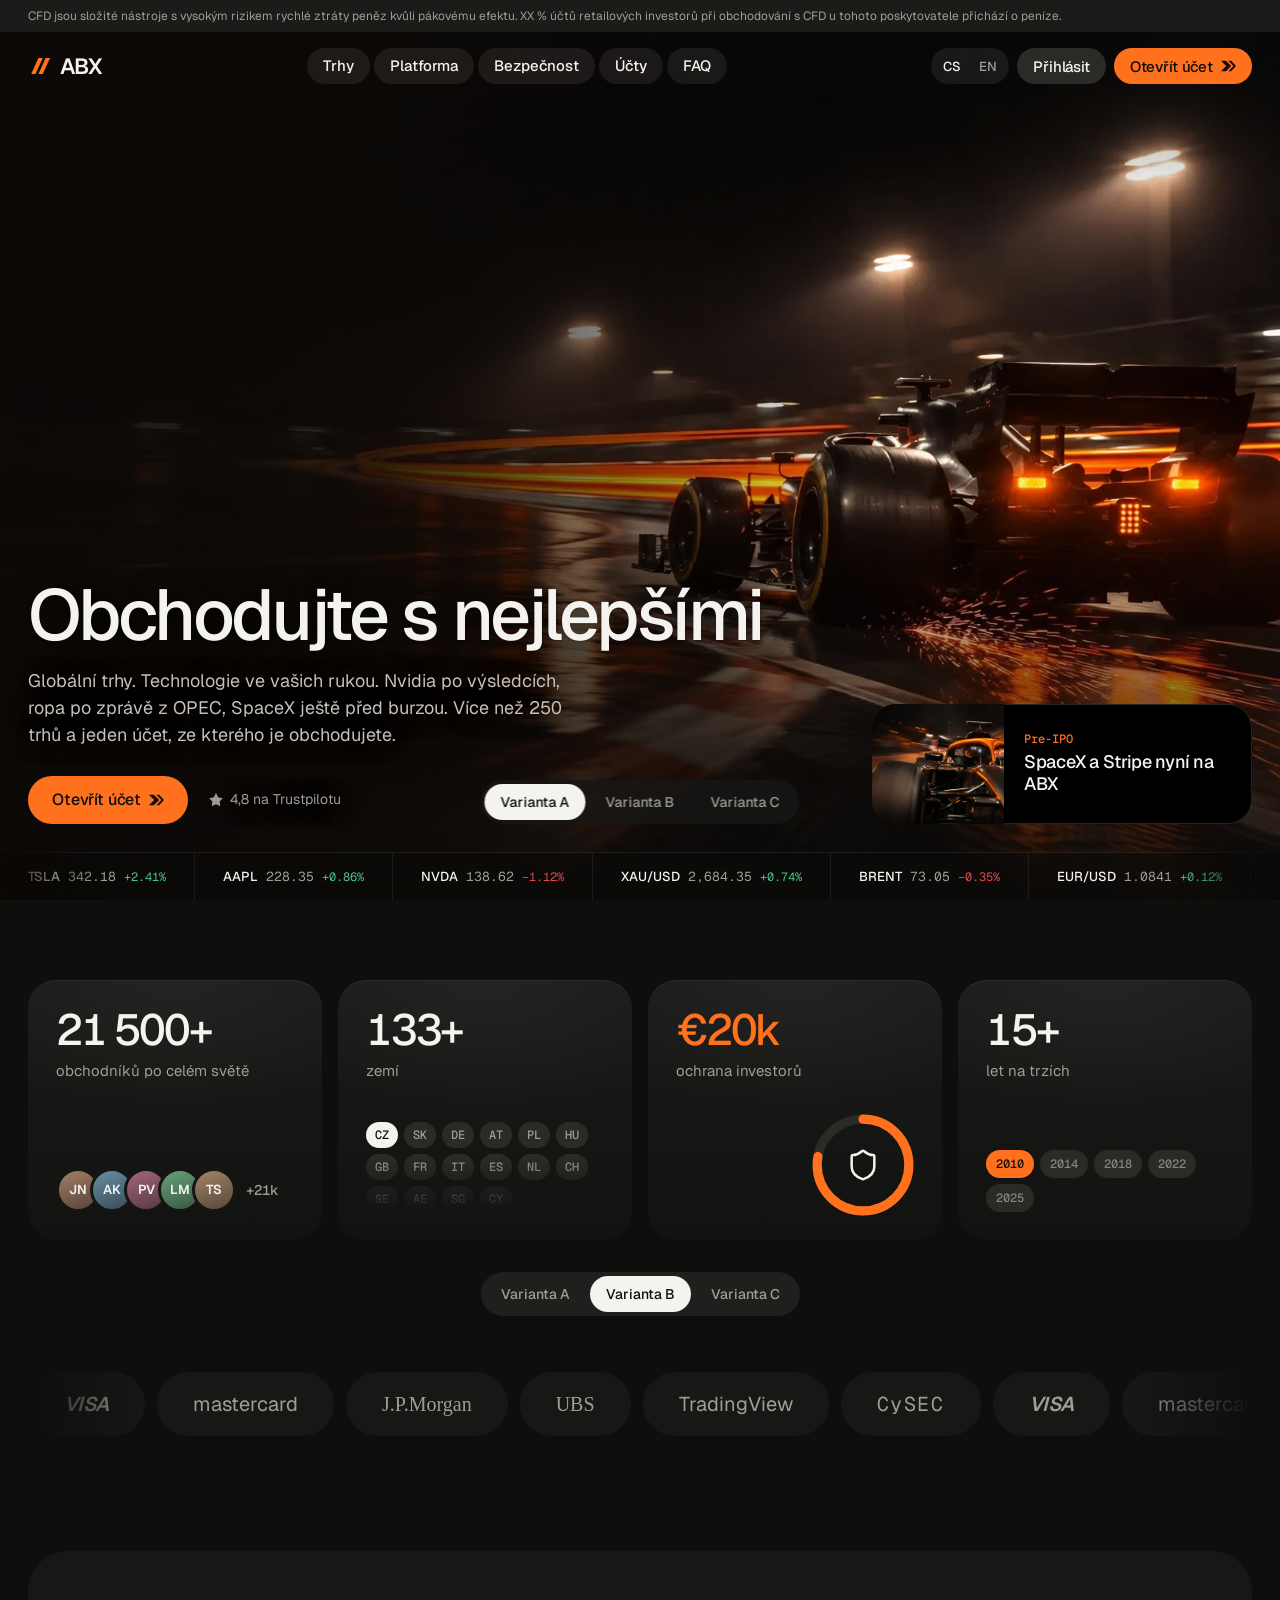
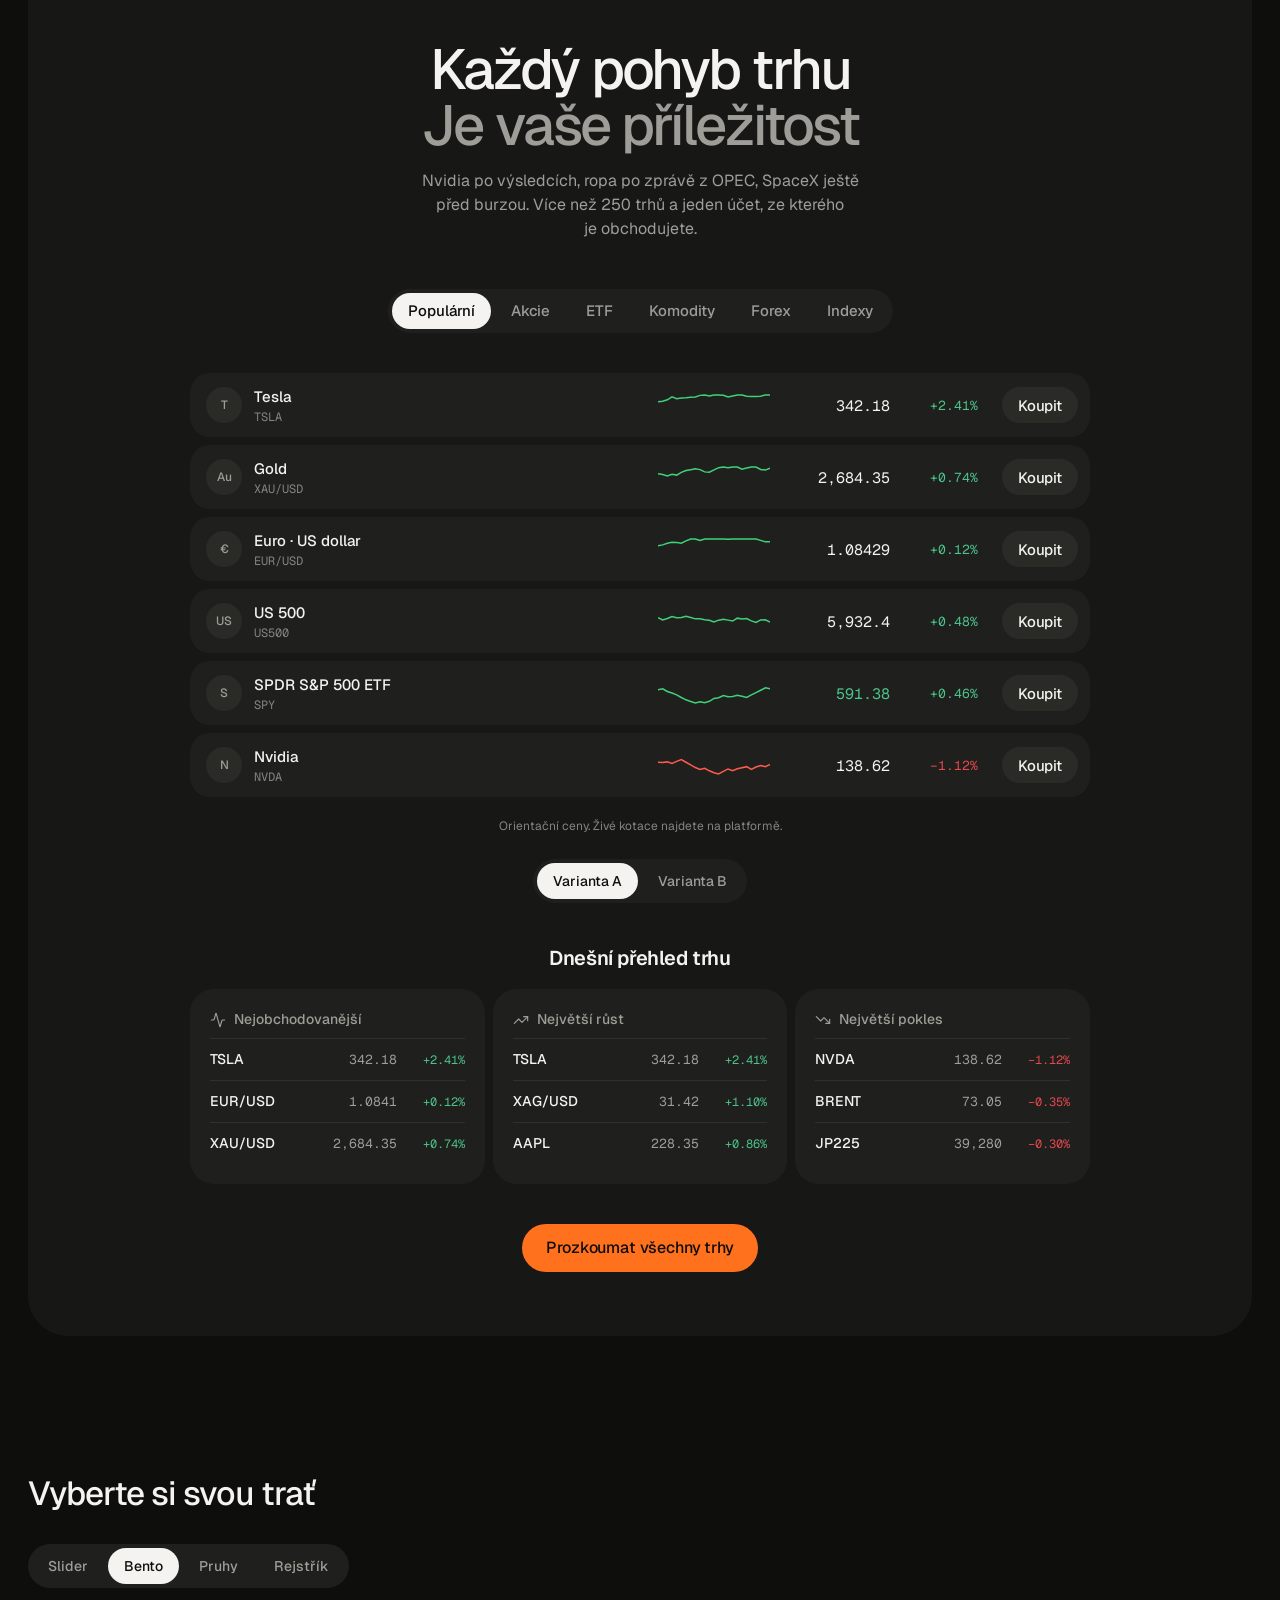
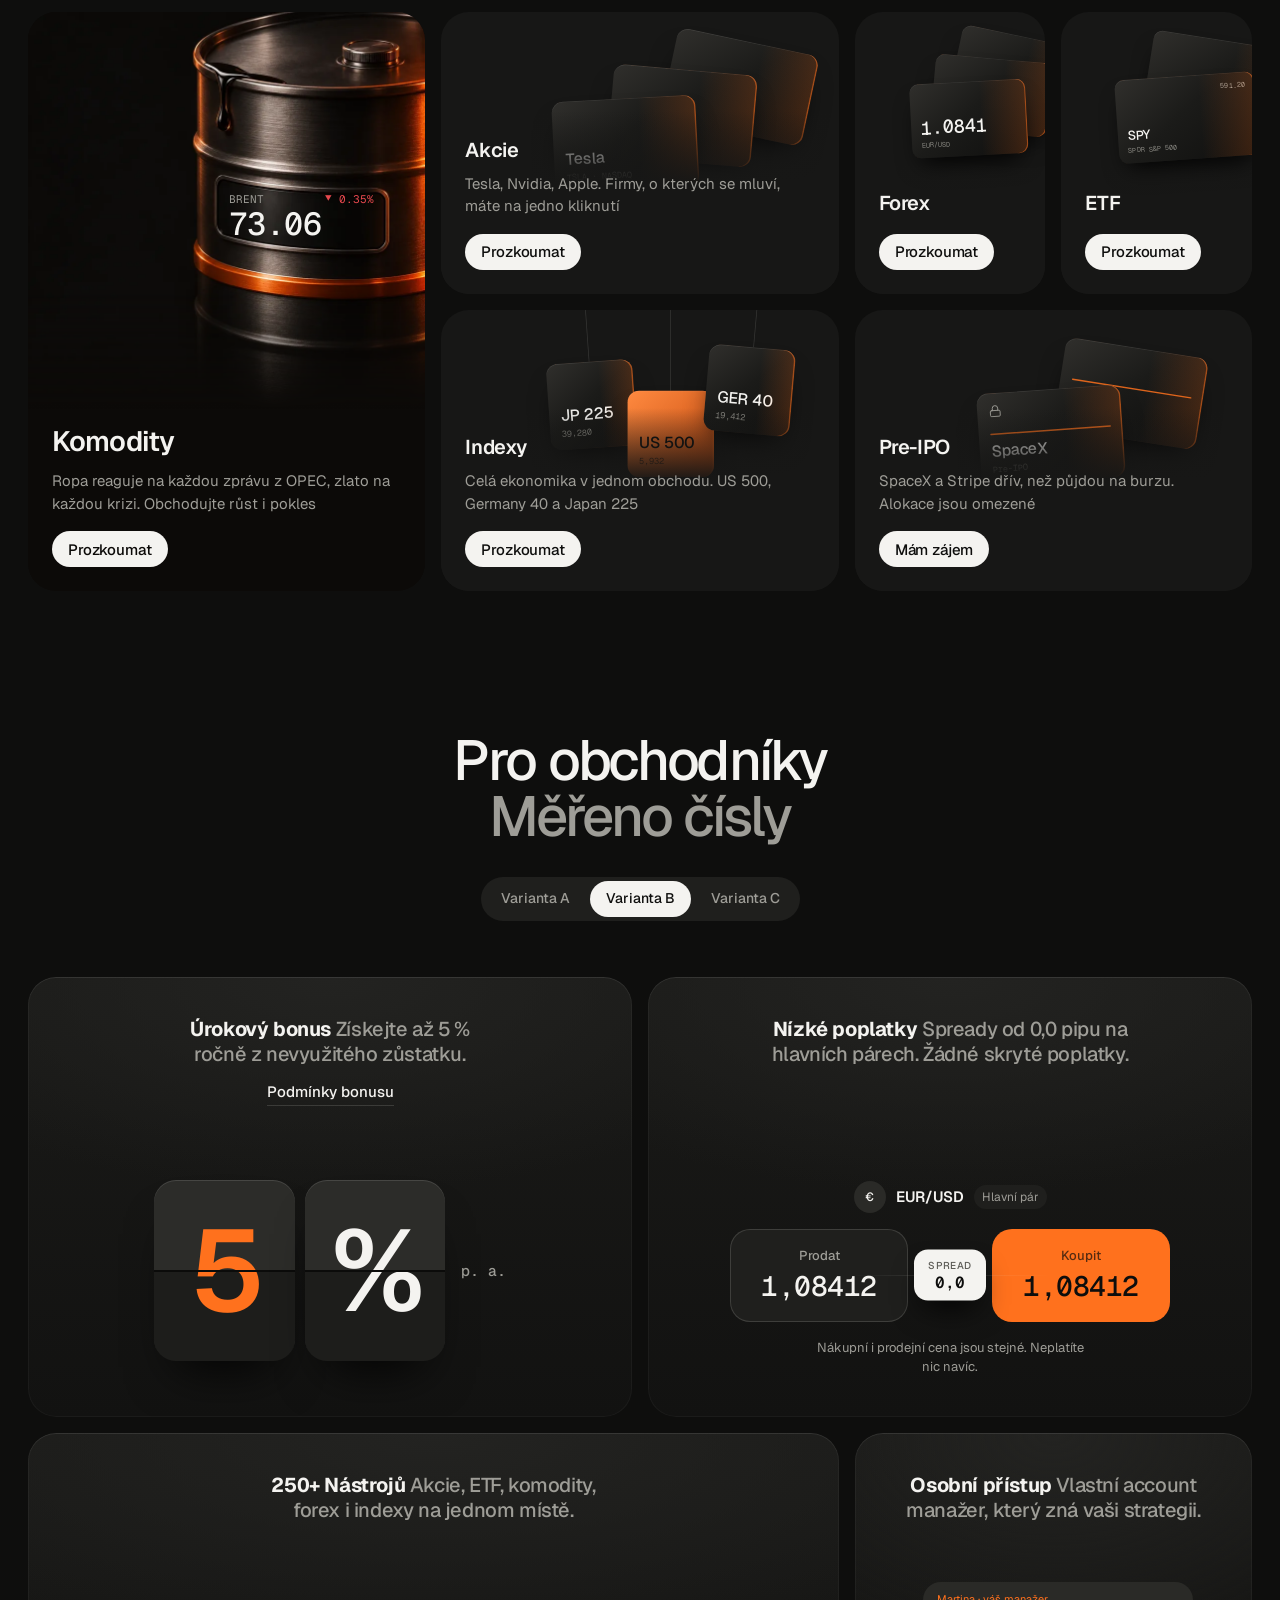
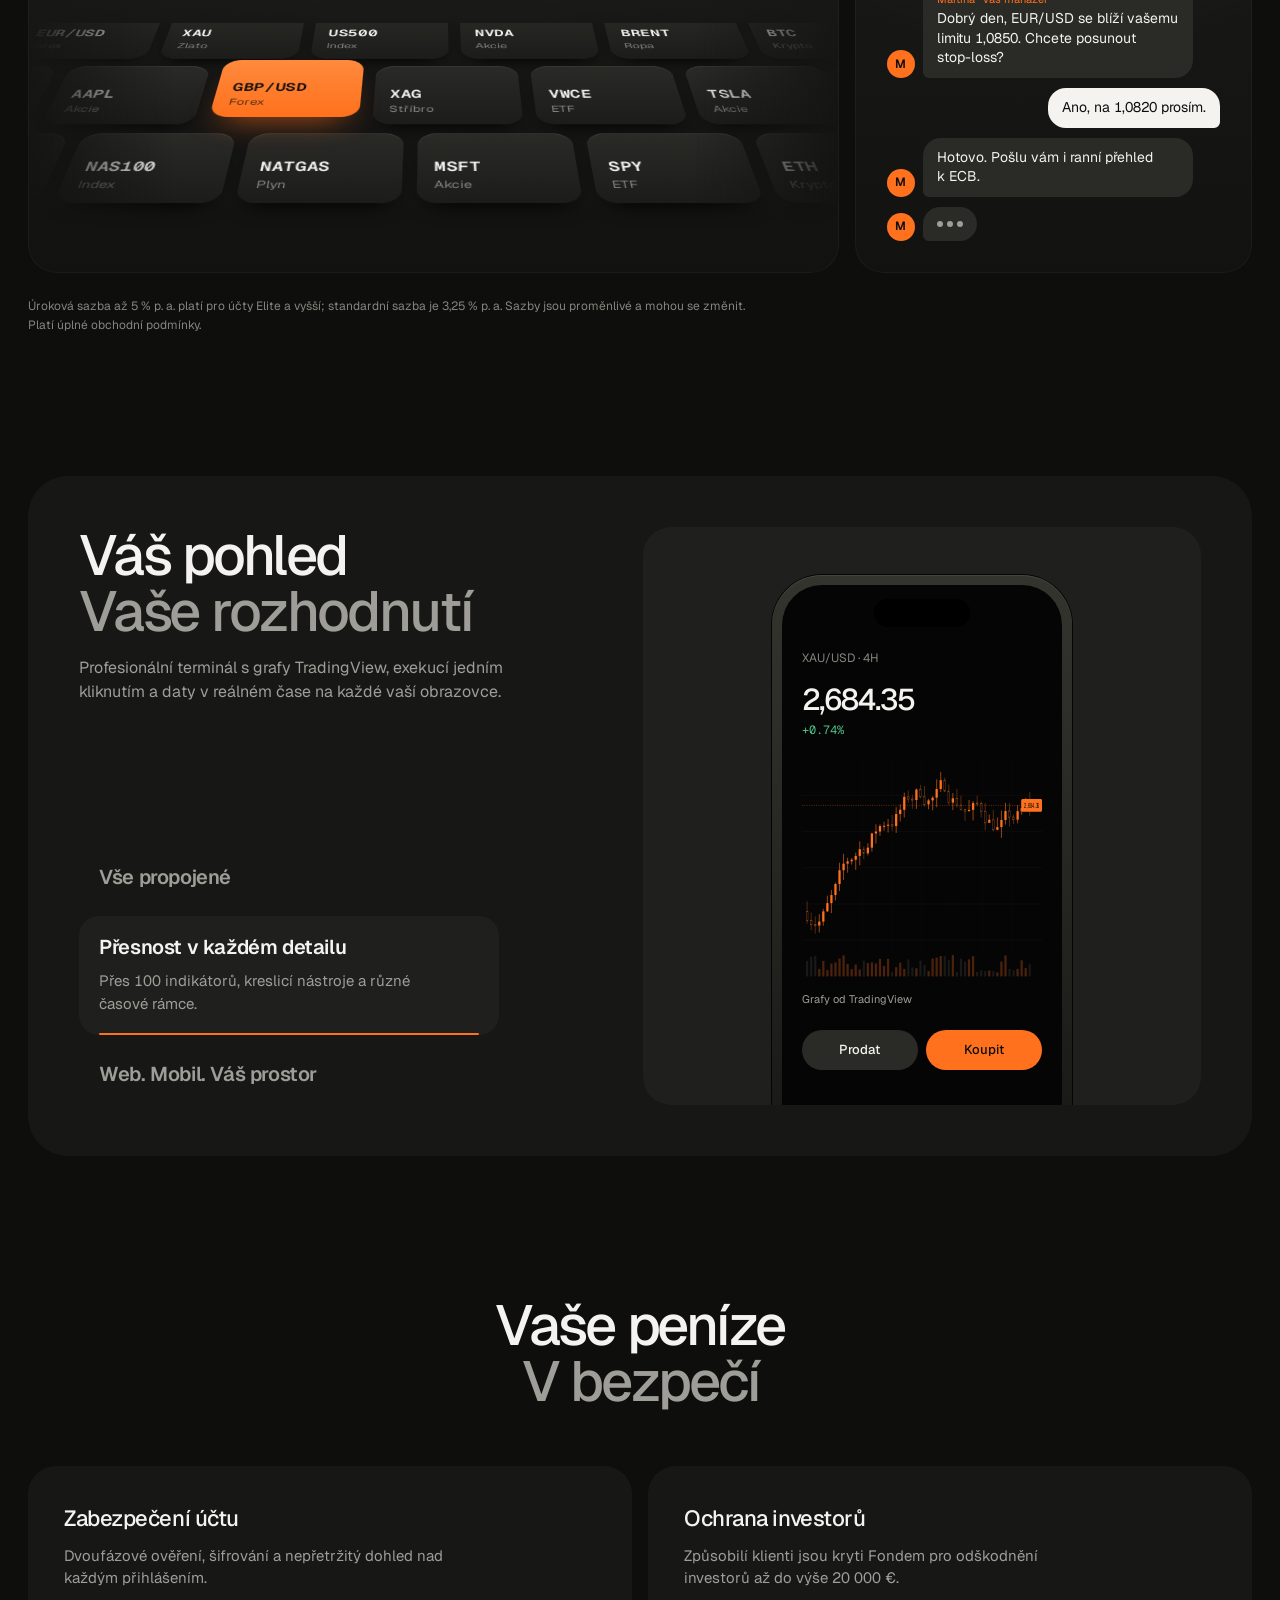
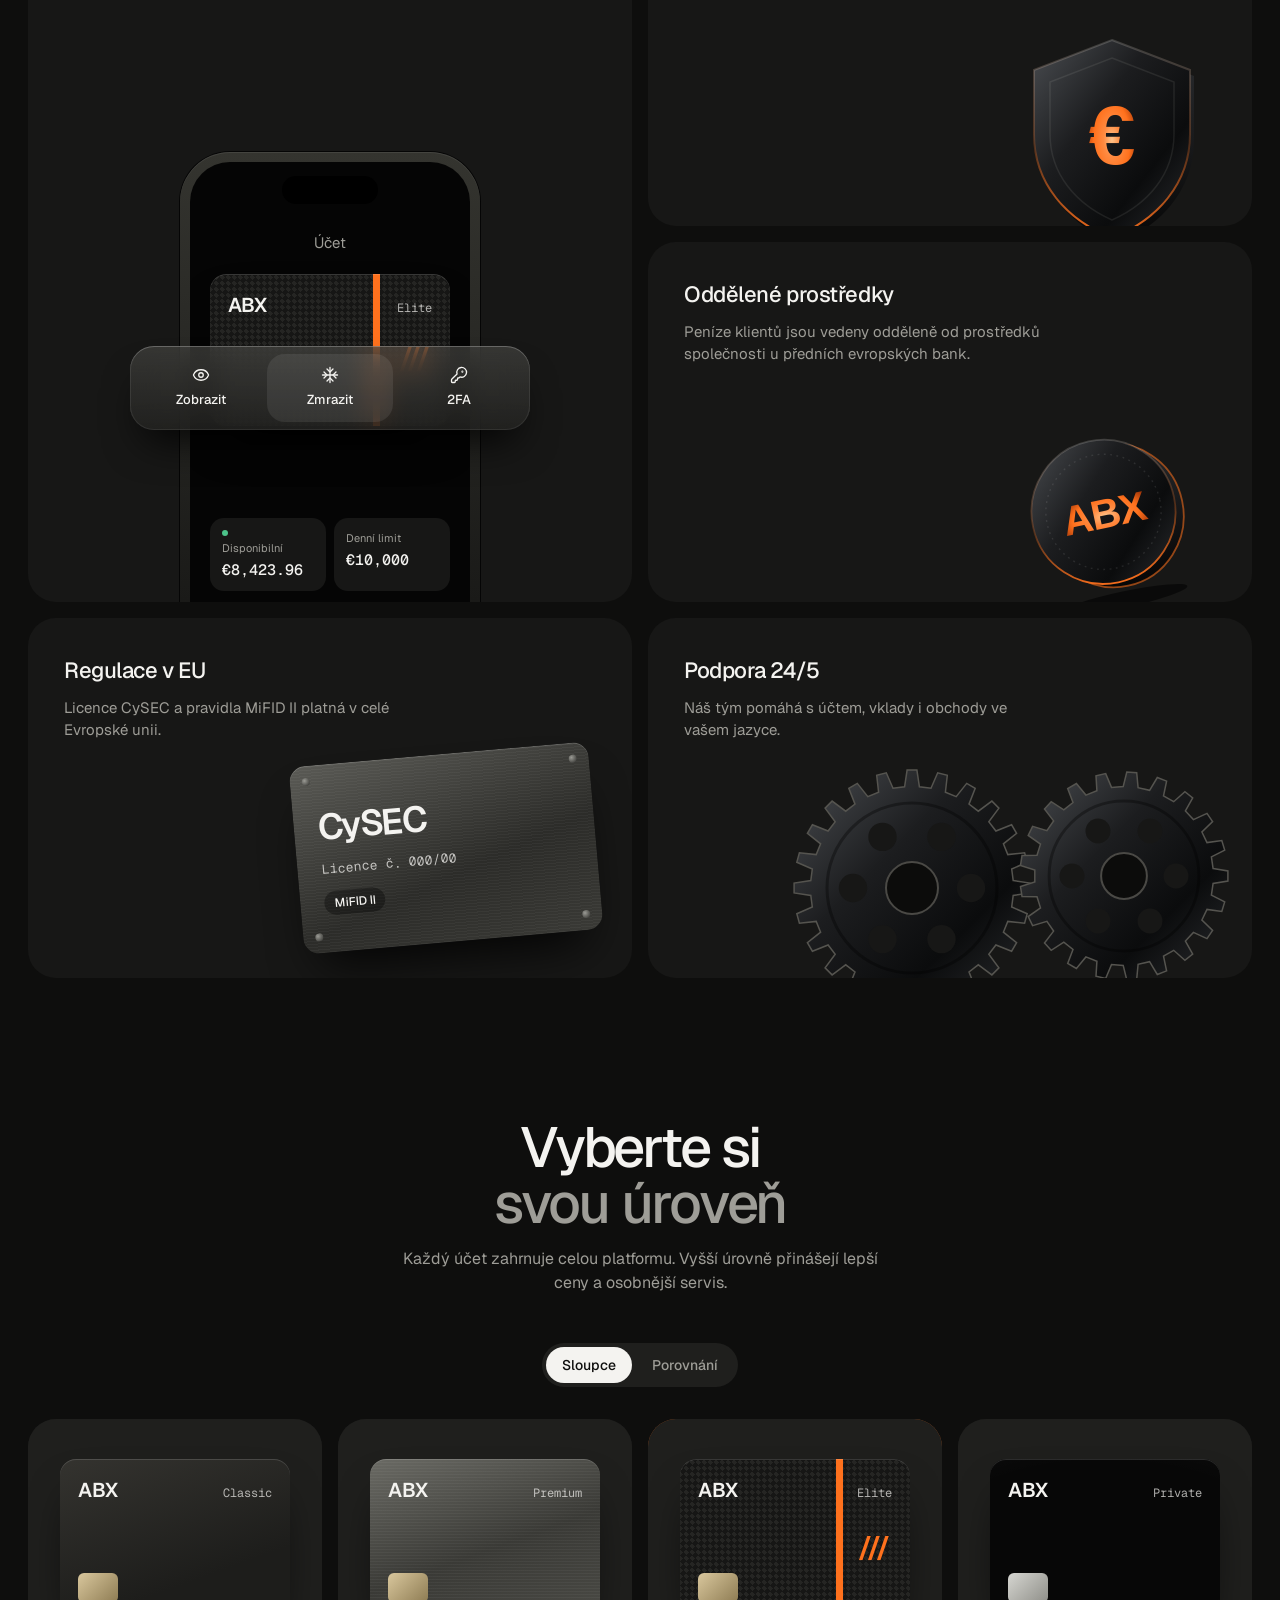
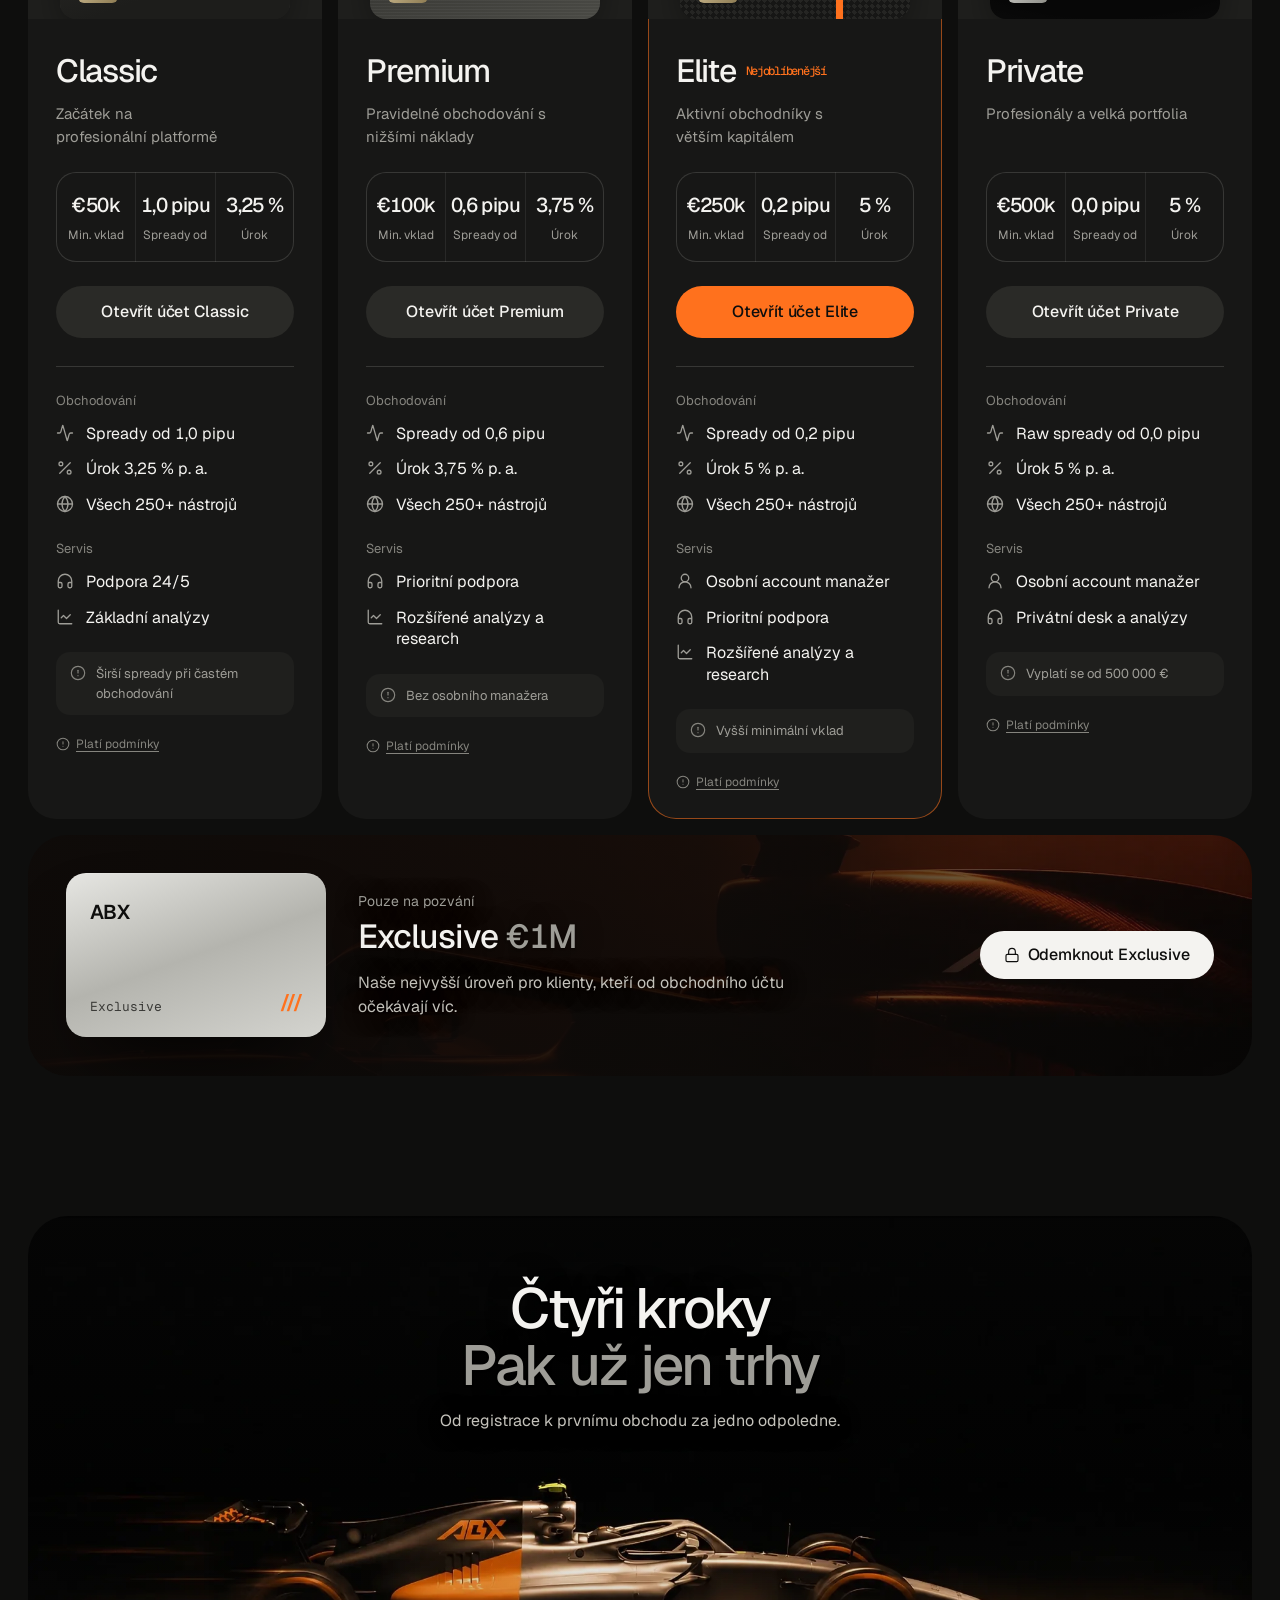
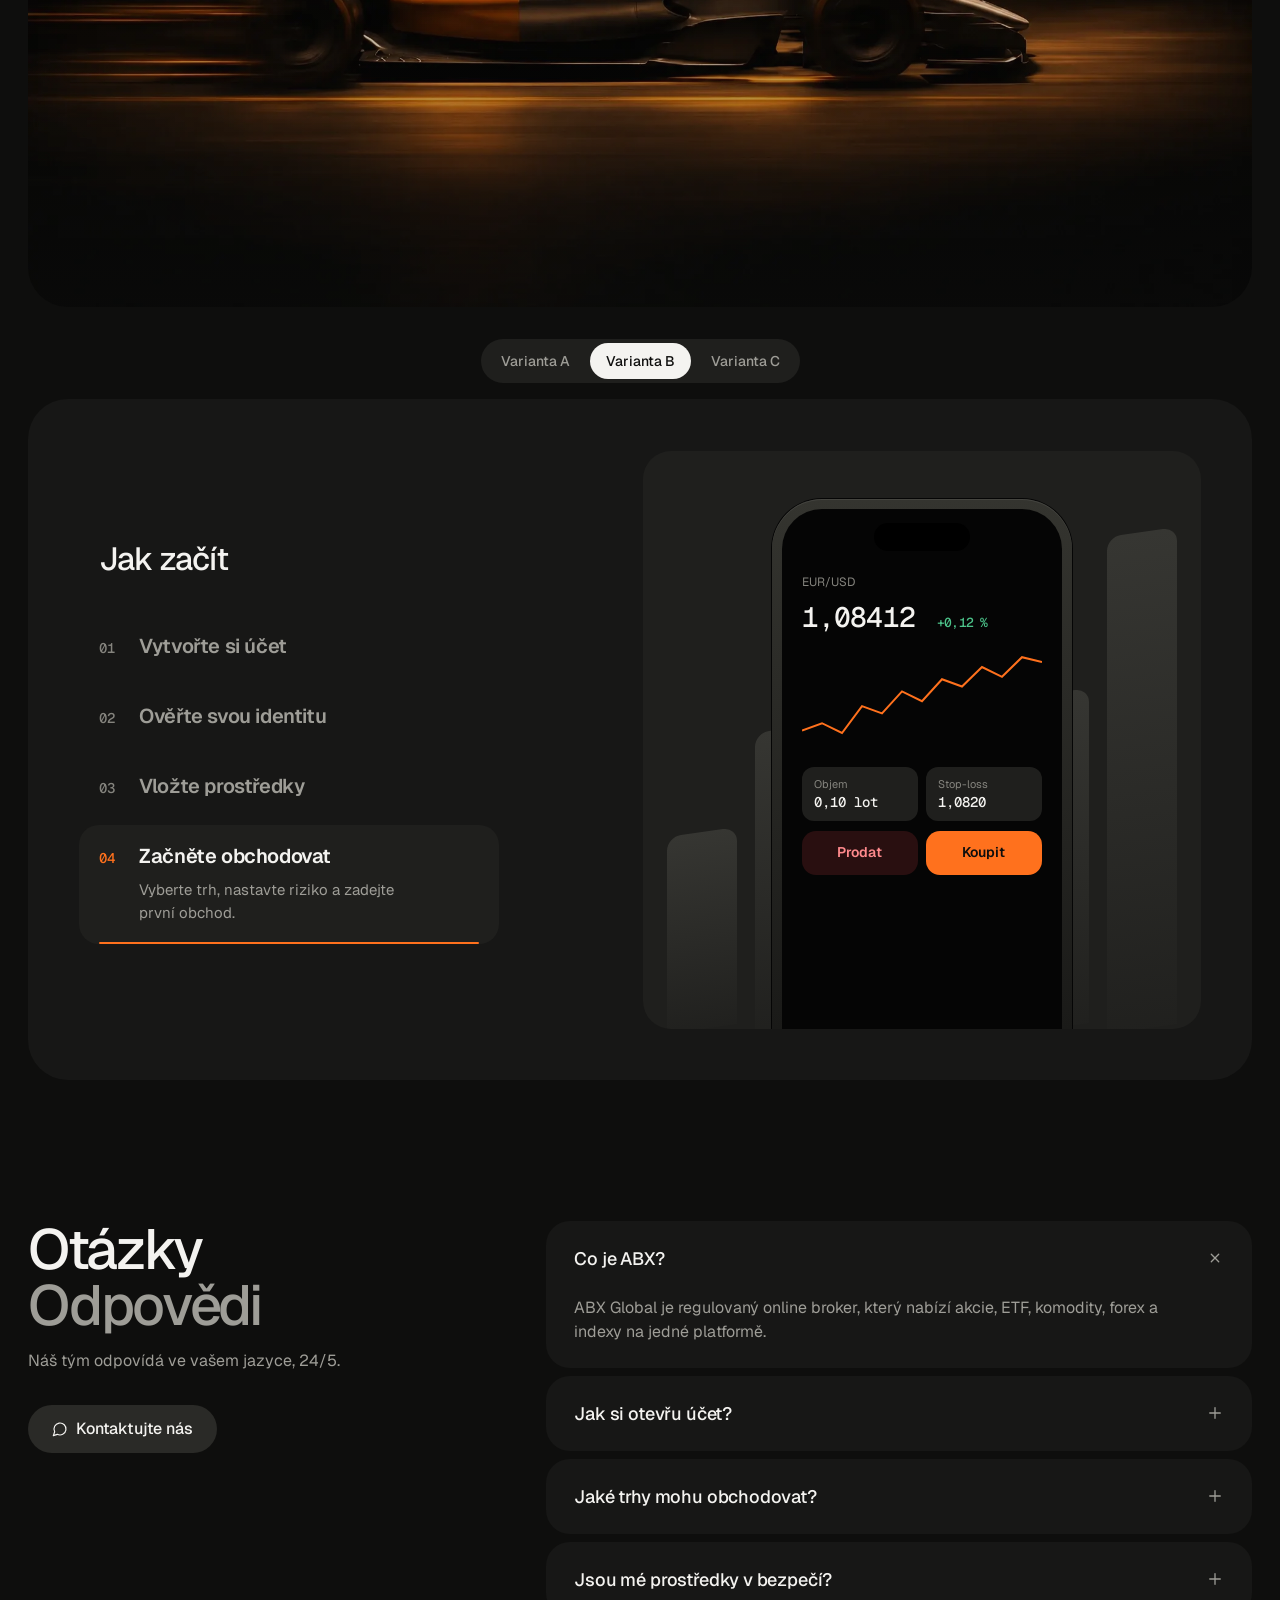
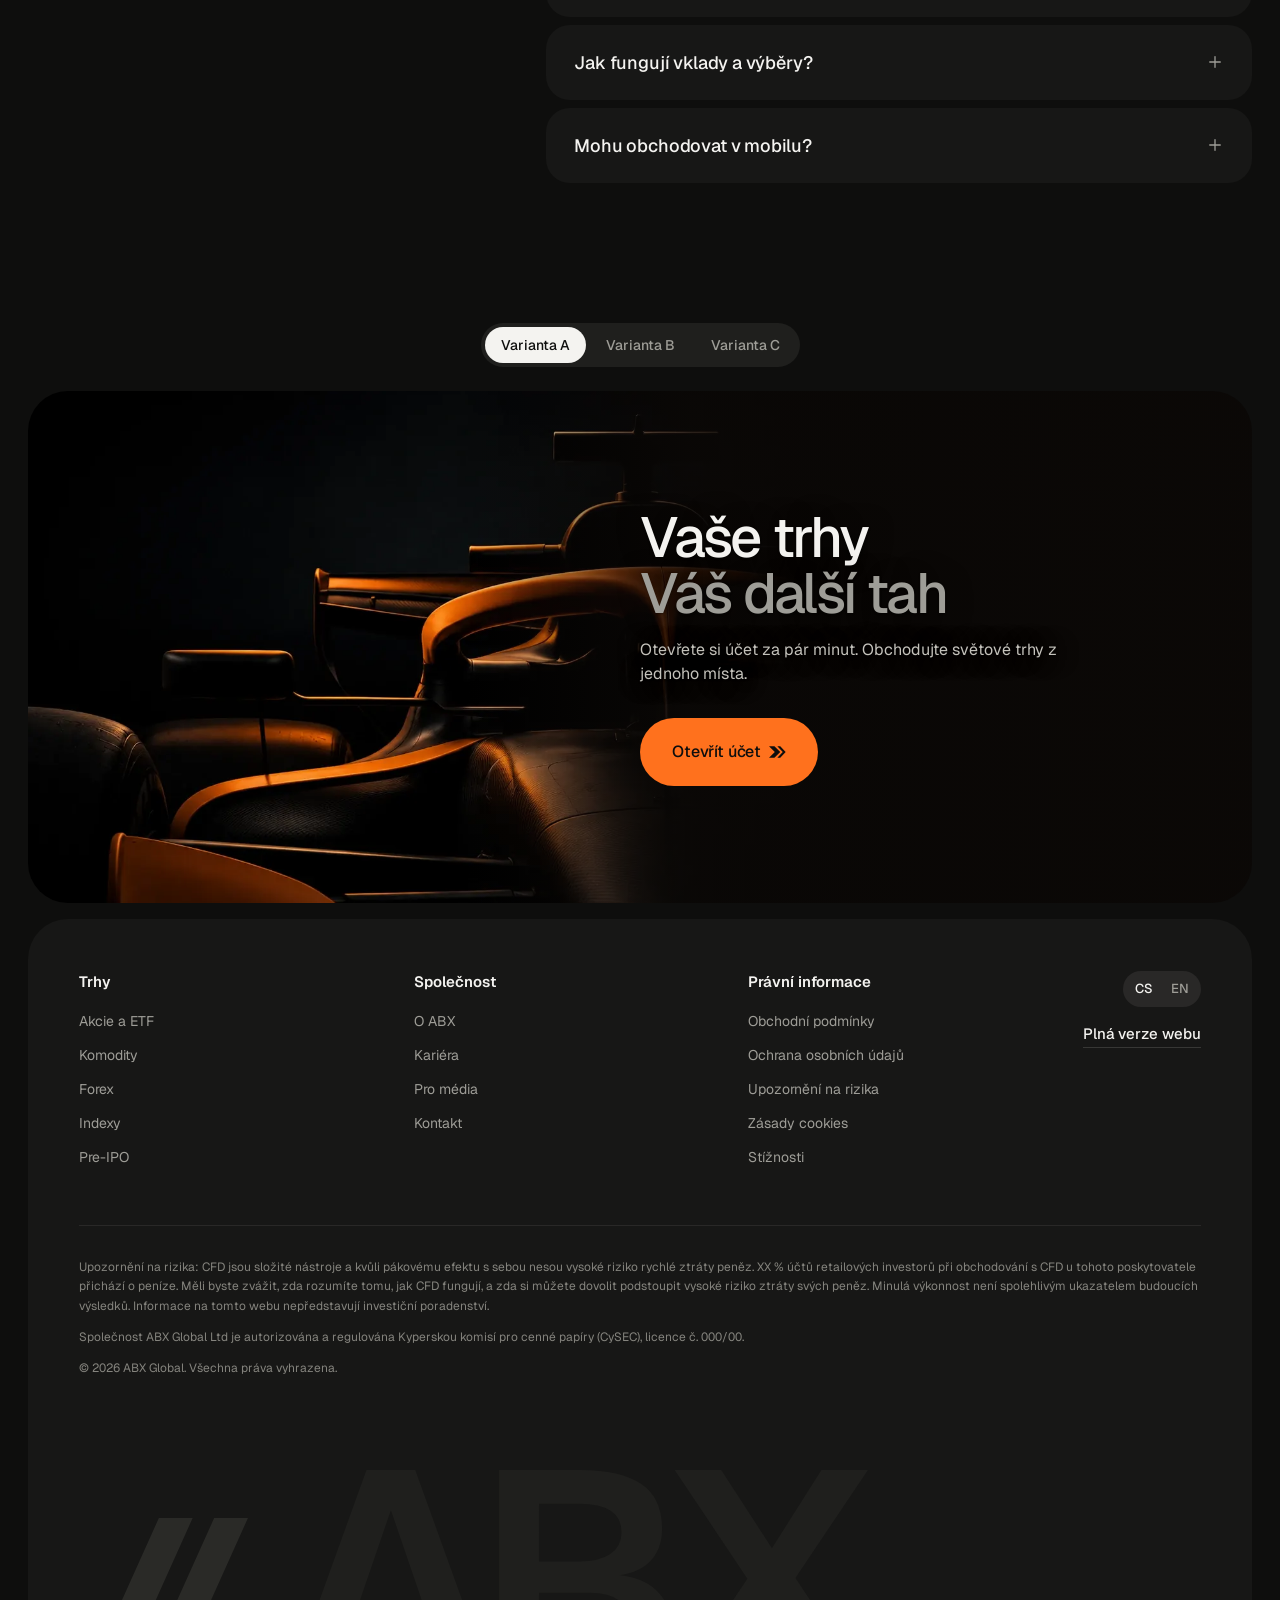
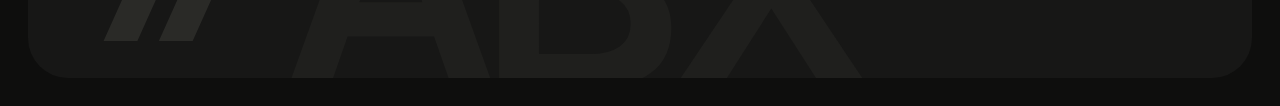
<file: abx-site/minimal/index.html>
<!doctype html>
<html lang="cs">
<head>
<meta charset="utf-8">
<meta name="viewport" content="width=device-width, initial-scale=1, viewport-fit=cover">
<title>ABX Global — Obchodujte s nejlepšími</title>
<meta name="description" content="Akcie, ETF, komodity, forex a indexy na jedné platformě. Broker regulovaný v EU.">
<meta name="theme-color" content="#0e0e0d">
<meta name="color-scheme" content="dark">
<link rel="alternate" hreflang="cs" href="../minimal/">
<link rel="alternate" hreflang="en" href="../en/minimal/">
<link rel="icon" href="../assets/img/favicon.svg" type="image/svg+xml">
<link rel="preconnect" href="https://fonts.googleapis.com">
<link rel="preconnect" href="https://fonts.gstatic.com" crossorigin>
<link rel="stylesheet" href="https://fonts.googleapis.com/css2?family=Geist:wght@400;500;600&family=Geist+Mono:wght@400;500&display=swap">
<link rel="preload" as="image" type="image/webp" fetchpriority="high" imagesrcset="../assets/img/photos/track-1000.webp 1000w, ../assets/img/photos/track-2000.webp 2000w" imagesizes="100vw">
<link rel="stylesheet" href="../assets/css/minimal.css">
<script>document.documentElement.classList.add('js')</script>
</head>
<body>
<a class="skip" href="#main">Přeskočit na obsah</a>
<svg class="sprite" aria-hidden="true" focusable="false">
  <defs>
    <linearGradient id="g-steel" x1="0" y1="0" x2="1" y2="1">
      <stop offset="0" stop-color="#4a4d51"/><stop offset=".38" stop-color="#1c1d1f"/>
      <stop offset=".7" stop-color="#0b0c0d"/><stop offset="1" stop-color="#2b2d30"/>
    </linearGradient>
    <linearGradient id="g-steel-edge" x1="0" y1="0" x2="0" y2="1">
      <stop offset="0" stop-color="#2a2c2f"/><stop offset="1" stop-color="#060606"/>
    </linearGradient>
    <linearGradient id="g-rim" x1="0" y1="1" x2="0" y2="0">
      <stop offset="0" stop-color="#FF711D" stop-opacity=".95"/><stop offset=".45" stop-color="#FF711D" stop-opacity=".25"/>
      <stop offset="1" stop-color="#F5F4EF" stop-opacity=".18"/>
    </linearGradient>
    <radialGradient id="g-lava" cx=".5" cy=".55" r=".6">
      <stop offset="0" stop-color="#FFC48A"/><stop offset=".3" stop-color="#FF8A40"/>
      <stop offset=".65" stop-color="#FF711D"/><stop offset="1" stop-color="#9c3206"/>
    </radialGradient>
    <radialGradient id="g-glow" cx=".5" cy=".5" r=".5">
      <stop offset="0" stop-color="#FF711D" stop-opacity=".55"/><stop offset="1" stop-color="#FF711D" stop-opacity="0"/>
    </radialGradient>
    <linearGradient id="g-body" x1="0" y1="0" x2="0" y2="1">
      <stop offset="0" stop-color="#1b1c1e"/><stop offset=".55" stop-color="#0b0c0c"/><stop offset="1" stop-color="#040404"/>
    </linearGradient>
    <filter id="f-glow" x="-50%" y="-50%" width="200%" height="200%">
      <feGaussianBlur stdDeviation="6" result="b"/><feMerge><feMergeNode in="b"/><feMergeNode in="SourceGraphic"/></feMerge>
    </filter>

    <!-- F1 side profile, viewBox 0 0 1000 260 (drawn placeholder until the client photos land) -->
    <symbol id="r-car" viewBox="0 0 1000 260">
      <ellipse cx="520" cy="236" rx="470" ry="14" fill="#000" fill-opacity=".55" opacity=".7"/>
      <g fill="url(#g-body)" stroke="url(#g-rim)" stroke-width="1.5" stroke-linejoin="round">
        <path d="M40 50h126v13H40zM46 67h114v8H46zM118 50h11v104h-11z"/>
        <path d="M129 132 L262 120 C300 110 318 70 352 62 L392 60 C410 60 420 74 430 86 L462 90 C486 92 500 96 520 104 C600 120 700 134 790 146 L940 170 C958 174 960 187 944 190 L760 194 L640 200 L268 202 L150 198 L129 160 Z"/>
        <path d="M450 140 C520 126 620 130 690 150 L700 196 L450 200 Z" fill="#0e0f10"/>
        <path d="M826 204 H992 V216 H816 Z"/><path d="M972 184 h18 v32 h-18z"/>
      </g>
      <path d="M440 89 C470 66 520 70 542 102" fill="none" stroke="#2a2c2f" stroke-width="7" stroke-linecap="round"/>
      <g stroke="#1e1f21" stroke-width="5" stroke-linecap="round"><path d="M200 178 L300 150M200 178 L290 192M800 184 L700 160M800 184 L690 188"/></g>
      <g>
        <circle cx="200" cy="178" r="62" fill="#050505" stroke="#1d1e20" stroke-width="3"/>
        <circle cx="200" cy="178" r="34" fill="#0c0c0d" stroke="#FF711D" stroke-opacity=".5" stroke-width="2"/>
        <circle cx="800" cy="184" r="56" fill="#050505" stroke="#1d1e20" stroke-width="3"/>
        <circle cx="800" cy="184" r="30" fill="#0c0c0d" stroke="#FF711D" stroke-opacity=".5" stroke-width="2"/>
      </g>
    </symbol>

    <symbol id="r-shield" viewBox="0 0 200 220">
      <ellipse cx="100" cy="212" rx="70" ry="8" fill="#000" fill-opacity=".55"/>
      <path d="M100 10 L178 40 V104 C178 154 145 190 100 208 C55 190 22 154 22 104 V40 Z" fill="url(#g-steel-edge)" transform="translate(4 6)"/>
      <path d="M100 10 L178 40 V104 C178 154 145 190 100 208 C55 190 22 154 22 104 V40 Z" fill="url(#g-steel)" stroke="url(#g-rim)" stroke-width="2"/>
      <path d="M100 28 L162 52 V104 C162 144 136 174 100 190 C64 174 38 144 38 104 V52 Z" fill="none" stroke="#F5F4EF" stroke-opacity=".08" stroke-width="1.5"/>
      <text x="100" y="134" text-anchor="middle" font-family="Archivo, sans-serif" font-weight="800" font-size="84" fill="url(#g-lava)">€</text>
    </symbol>

    <symbol id="r-coin" viewBox="0 0 200 220">
      <ellipse cx="100" cy="206" rx="72" ry="9" fill="#000" fill-opacity=".55"/>
      <ellipse cx="108" cy="112" rx="78" ry="80" fill="url(#g-steel-edge)"/>
      <ellipse cx="108" cy="112" rx="78" ry="80" fill="none" stroke="#FF711D" stroke-opacity=".55" stroke-width="2"/>
      <circle cx="98" cy="106" r="80" fill="url(#g-steel)" stroke="url(#g-rim)" stroke-width="2"/>
      <circle cx="98" cy="106" r="64" fill="none" stroke="#F5F4EF" stroke-opacity=".1" stroke-width="1.5" stroke-dasharray="2 5"/>
      <text x="98" y="124" text-anchor="middle" font-family="Archivo, sans-serif" font-weight="800" font-size="46" letter-spacing="-1.5" fill="url(#g-lava)">ABX</text>
    </symbol>

    <symbol id="r-badge" viewBox="0 0 200 220">
      <ellipse cx="100" cy="208" rx="70" ry="8" fill="#000" fill-opacity=".55"/>
      <path d="M100 14 L124 30 L152 28 L160 56 L184 72 L172 100 L184 128 L160 144 L152 172 L124 170 L100 186 L76 170 L48 172 L40 144 L16 128 L28 100 L16 72 L40 56 L48 28 L76 30 Z" fill="url(#g-steel-edge)" transform="translate(4 6)"/>
      <path d="M100 14 L124 30 L152 28 L160 56 L184 72 L172 100 L184 128 L160 144 L152 172 L124 170 L100 186 L76 170 L48 172 L40 144 L16 128 L28 100 L16 72 L40 56 L48 28 L76 30 Z" fill="url(#g-steel)" stroke="url(#g-rim)" stroke-width="2"/>
      <circle cx="100" cy="100" r="54" fill="none" stroke="#F5F4EF" stroke-opacity=".08" stroke-width="1.5"/>
      <path d="M72 102 L92 122 L130 82" fill="none" stroke="url(#g-lava)" stroke-width="14" stroke-linecap="round" stroke-linejoin="round"/>
    </symbol>

    <!-- Lucide icons (stroke 1.75, 24 grid) -->
    <symbol id="i-chev" viewBox="0 0 24 24" overflow="visible"><path d="M0 5h6.5l7 7-7 7H0l7-7z" style="fill:currentColor;stroke:none;transform:translateX(var(--chev-a,0px));transition:transform 320ms cubic-bezier(.22,1,.36,1)"/><path d="M10 5h3.5l6.5 7-6.5 7H10l6.5-7z" style="fill:currentColor;stroke:none;transform:translateX(var(--chev-b,0px));transition:transform 320ms cubic-bezier(.22,1,.36,1)"/></symbol>
    <symbol id="i-arrow" viewBox="0 0 24 24"><path d="M7 7h10v10"/><path d="M7 17 17 7"/></symbol>
    <symbol id="i-plus" viewBox="0 0 24 24"><path d="M5 12h14"/><path d="M12 5v14"/></symbol>
    <symbol id="i-lock" viewBox="0 0 24 24"><rect width="18" height="11" x="3" y="11" rx="2" ry="2"/><path d="M7 11V7a5 5 0 0 1 10 0v4"/></symbol>
    <symbol id="i-lock-open" viewBox="0 0 24 24"><rect width="18" height="11" x="3" y="11" rx="2" ry="2"/><path d="M7 11V7a5 5 0 0 1 9.9-1"/></symbol>
    <symbol id="i-star" viewBox="0 0 24 24"><path d="M11.525 2.295a.53.53 0 0 1 .95 0l2.31 4.679a2.123 2.123 0 0 0 1.595 1.16l5.166.756a.53.53 0 0 1 .294.904l-3.736 3.638a2.123 2.123 0 0 0-.611 1.878l.882 5.14a.53.53 0 0 1-.771.56l-4.618-2.428a2.122 2.122 0 0 0-1.973 0L6.396 21.01a.53.53 0 0 1-.77-.56l.881-5.139a2.122 2.122 0 0 0-.611-1.879L2.16 9.795a.53.53 0 0 1 .294-.906l5.165-.755a2.122 2.122 0 0 0 1.597-1.16z"/></symbol>
    <symbol id="i-chevron" viewBox="0 0 24 24"><path d="m9 18 6-6-6-6"/></symbol>
    <symbol id="i-check" viewBox="0 0 24 24"><path d="M20 6 9 17l-5-5"/></symbol>
    <symbol id="i-layers" viewBox="0 0 24 24"><path d="M12.83 2.18a2 2 0 0 0-1.66 0L2.6 6.08a1 1 0 0 0 0 1.83l8.58 3.91a2 2 0 0 0 1.66 0l8.58-3.9a1 1 0 0 0 0-1.83z"/><path d="M2 12a1 1 0 0 0 .58.91l8.6 3.91a2 2 0 0 0 1.65 0l8.58-3.9A1 1 0 0 0 22 12"/><path d="M2 17a1 1 0 0 0 .58.91l8.6 3.91a2 2 0 0 0 1.65 0l8.58-3.9A1 1 0 0 0 22 17"/></symbol>
    <symbol id="i-candles" viewBox="0 0 24 24"><path d="M9 5v4"/><rect width="4" height="6" x="7" y="9" rx="1"/><path d="M9 15v2"/><path d="M17 3v2"/><rect width="4" height="8" x="15" y="5" rx="1"/><path d="M17 13v3"/><path d="M3 3v18h18"/></symbol>
    <symbol id="i-landmark" viewBox="0 0 24 24"><path d="M3 22h18"/><path d="M6 18v-7"/><path d="M10 18v-7"/><path d="M14 18v-7"/><path d="M18 18v-7"/><path d="M12 2 20 7H4z"/></symbol>
    <symbol id="i-key" viewBox="0 0 24 24"><path d="M2.586 17.414A2 2 0 0 0 2 18.828V21a1 1 0 0 0 1 1h3a1 1 0 0 0 1-1v-1a1 1 0 0 1 1-1h1a1 1 0 0 0 1-1v-1a1 1 0 0 1 1-1h.172a2 2 0 0 0 1.414-.586l.814-.814a6.5 6.5 0 1 0-4-4z"/><circle cx="16.5" cy="7.5" r=".5"/></symbol>
    <symbol id="i-users" viewBox="0 0 24 24"><path d="M16 21v-2a4 4 0 0 0-4-4H6a4 4 0 0 0-4 4v2"/><circle cx="9" cy="7" r="4"/><path d="M22 21v-2a4 4 0 0 0-3-3.87"/><path d="M16 3.13a4 4 0 0 1 0 7.75"/></symbol>
    <symbol id="i-globe" viewBox="0 0 24 24"><circle cx="12" cy="12" r="10"/><path d="M12 2a14.5 14.5 0 0 0 0 20 14.5 14.5 0 0 0 0-20"/><path d="M2 12h20"/></symbol>
    <symbol id="i-shield" viewBox="0 0 24 24"><path d="M20 13c0 5-3.5 7.5-7.66 8.95a1 1 0 0 1-.67-.01C7.5 20.5 4 18 4 13V6a1 1 0 0 1 1-1c2 0 4.5-1.2 6.24-2.72a1.17 1.17 0 0 1 1.52 0C14.51 3.81 17 5 19 5a1 1 0 0 1 1 1z"/></symbol>
    <symbol id="i-clock" viewBox="0 0 24 24"><circle cx="12" cy="12" r="10"/><polyline points="12 6 12 12 16 14"/></symbol>
    <symbol id="i-wallet" viewBox="0 0 24 24"><path d="M19 7V4a1 1 0 0 0-1-1H5a2 2 0 0 0 0 4h15a1 1 0 0 1 1 1v4h-3a2 2 0 0 0 0 4h3a1 1 0 0 0 1-1v-2a1 1 0 0 0-1-1"/><path d="M3 5v14a2 2 0 0 0 2 2h15a1 1 0 0 0 1-1v-4"/></symbol>
    <symbol id="i-activity" viewBox="0 0 24 24"><path d="M22 12h-2.48a2 2 0 0 0-1.93 1.46l-2.35 8.36a.25.25 0 0 1-.48 0L9.24 2.18a.25.25 0 0 0-.48 0l-2.35 8.36A2 2 0 0 1 4.49 12H2"/></symbol>
    <symbol id="i-percent" viewBox="0 0 24 24"><line x1="19" x2="5" y1="5" y2="19"/><circle cx="6.5" cy="6.5" r="2.5"/><circle cx="17.5" cy="17.5" r="2.5"/></symbol>
    <symbol id="i-headphones" viewBox="0 0 24 24"><path d="M3 14h3a2 2 0 0 1 2 2v3a2 2 0 0 1-2 2H5a2 2 0 0 1-2-2v-7a9 9 0 0 1 18 0v7a2 2 0 0 1-2 2h-1a2 2 0 0 1-2-2v-3a2 2 0 0 1 2-2h3"/></symbol>
    <symbol id="i-user" viewBox="0 0 24 24"><circle cx="12" cy="8" r="5"/><path d="M20 21a8 8 0 0 0-16 0"/></symbol>
    <symbol id="i-chart" viewBox="0 0 24 24"><path d="M3 3v16a2 2 0 0 0 2 2h16"/><path d="m19 9-5 5-4-4-3 3"/></symbol>
    <symbol id="i-target" viewBox="0 0 24 24"><circle cx="12" cy="12" r="10"/><circle cx="12" cy="12" r="6"/><circle cx="12" cy="12" r="2"/></symbol>
    <symbol id="i-alert" viewBox="0 0 24 24"><circle cx="12" cy="12" r="10"/><line x1="12" x2="12" y1="8" y2="12"/><line x1="12" x2="12.01" y1="16" y2="16"/></symbol>
    <symbol id="i-minus" viewBox="0 0 24 24"><path d="M5 12h14"/></symbol>
    <symbol id="i-up" viewBox="0 0 24 24"><path d="m22 7-8.5 8.5-5-5L2 17"/><path d="M16 7h6v6"/></symbol>
    <symbol id="i-down" viewBox="0 0 24 24"><path d="m22 17-8.5-8.5-5 5L2 7"/><path d="M16 17h6v-6"/></symbol>
    <symbol id="i-eye" viewBox="0 0 24 24"><path d="M2.062 12.348a1 1 0 0 1 0-.696 10.75 10.75 0 0 1 19.876 0 1 1 0 0 1 0 .696 10.75 10.75 0 0 1-19.876 0"/><circle cx="12" cy="12" r="3"/></symbol>
    <symbol id="i-snow" viewBox="0 0 24 24"><line x1="2" x2="22" y1="12" y2="12"/><line x1="12" x2="12" y1="2" y2="22"/><path d="m20 16-4-4 4-4"/><path d="m4 8 4 4-4 4"/><path d="m16 4-4 4-4-4"/><path d="m8 20 4-4 4 4"/></symbol>
    <symbol id="i-message" viewBox="0 0 24 24"><path d="M7.9 20A9 9 0 1 0 4 16.1L2 22Z"/></symbol>
  </defs>
</svg>

<!-- Risk bar (capital.com) -->
<div class="riskbar" data-placeholder="cfd-percent"><div class="wrap">CFD jsou složité nástroje s vysokým rizikem rychlé ztráty peněz kvůli pákovému efektu. XX % účtů retailových investorů při obchodování s CFD u tohoto poskytovatele přichází o peníze.</div></div>

<!-- Nav (traderise): logo, links in quiet pills, dark Log in pill, orange primary -->
<header class="nav" data-nav>
  <div class="wrap nav-in">
    <a class="logo" href="#top" aria-label="ABX Global" data-placeholder="logo">
      <svg class="logo-mark" viewBox="0 0 60 40" aria-hidden="true"><path d="M8 40h11L37 0H26zM26 40h11L55 0H44z" fill="#FF711D"/></svg>
      <span class="logo-word">ABX</span>
    </a>
    <nav class="nav-links" aria-label="Primary">
      <a href="#markets">Trhy</a>
      <a href="#platform">Platforma</a>
      <a href="#security">Bezpečnost</a>
      <a href="#accounts">Účty</a>
      <a href="#faq">FAQ</a>
    </nav>
    <div class="nav-actions">
      <div class="lang" role="group" aria-label="Jazyk">
        <a href="../minimal/" hreflang="cs" lang="cs" aria-current="true">CS</a>
        <a href="../en/minimal/" hreflang="en" lang="en" >EN</a>
      </div>
      <a class="btn btn-dark btn-sm nav-login" href="#">Přihlásit</a>
      <a class="btn btn-orange btn-sm" href="#accounts">Otevřít účet<svg class="ic ic-chev" aria-hidden="true"><use href="#i-chev"/></svg></a>
    </div>
  </div>
</header>

<main id="main">

<!-- 01 · Hero: full-bleed scene, headline bottom-left, promo card bottom-right -->
<section class="hero" id="top" aria-labelledby="hero-title" data-vroot data-v="a">
  <div class="vsw hero-vsw" role="radiogroup" aria-label="Varianta rozvržení"><button type="button" role="radio" data-vbtn="a">Varianta A</button><button type="button" role="radio" data-vbtn="b">Varianta B</button><button type="button" role="radio" data-vbtn="c">Varianta C</button></div>
  <div class="hero-media" aria-hidden="true">
    <img class="hero-photo" src="../assets/img/photos/track-2000.webp" srcset="../assets/img/photos/track-1000.webp 1000w, ../assets/img/photos/track-2000.webp 2000w" sizes="100vw" width="2000" height="1126" alt="" fetchpriority="high" decoding="async">
    <div class="hero-scrim"></div>
  </div>
  <div class="wrap hero-body">
    <div class="hero-text">
      <h1 class="h1" id="hero-title">Obchodujte s <span class="nw">nejlepšími</span></h1>
      <p class="hero-sub">Globální trhy. Technologie ve vašich rukou. Nvidia po výsledcích, ropa po zprávě z OPEC, SpaceX ještě před burzou. Více než 250 trhů a jeden účet, ze kterého je obchodujete.</p>
      <div class="hero-cta">
        <a class="btn btn-orange" href="#accounts">Otevřít účet<svg class="ic ic-chev" aria-hidden="true"><use href="#i-chev"/></svg></a>
        <a class="hero-rating" href="#" data-placeholder="trustpilot"><svg class="ic star" aria-hidden="true"><use href="#i-star"/></svg>4,8 na Trustpilotu</a>
      </div>
    </div>
    <div class="tk hero-tk" aria-hidden="true">
        <div class="tk-h"><i class="logo-dot">US</i><span><b>US 500</b><small>Index · CFD</small></span><em class="up">+0,48 %</em></div>
        <div class="tk-row"><span><small>Částka</small>€ 1 000</span><span><small>Páka</small>1:20</span></div>
        <div class="tk-row"><span><small>Stop-loss</small>5 880,0</span><span><small>Take-profit</small>6 050,0</span></div>
        <div class="tk-bs"><span class="tk-sell"><small>Prodat</small>5 932,1</span><span class="tk-buy"><small>Koupit</small>5 932,4</span></div>
      </div>
    <a class="promo" href="#markets">
      <span class="promo-art" aria-hidden="true"></span>
      <span class="promo-txt"><span class="promo-tag">Pre-IPO</span><b>SpaceX a Stripe nyní na ABX</b></span>
    </a>
  </div>
  <div class="hero-term" aria-hidden="true"><div class="term">
      <div class="term-side"><i></i><i class="on"></i><i></i><i></i><i></i></div>
      <div class="term-main">
        <div class="term-top"><span class="term-sym"><i class="logo-dot">US</i><b>US 500</b><em class="up">+0,48 %</em></span><span class="term-tf"><i>1m</i><i class="on">15m</i><i>1h</i><i>1D</i></span><span class="term-bal">€ 24 318,40</span></div>
        <div class="term-chart"><svg class="term-ch" viewBox="0 0 760 300" preserveAspectRatio="none"><path class="term-grid" d="M0 75H760M0 150H760M0 225H760"/><g class="u"><path d="M8.3 242.0V258.6"/><rect x="3.0" y="244.5" width="10.6" height="8.5" rx="1.5"/></g><g class="u"><path d="M24.8 232.4V254.7"/><rect x="19.5" y="234.7" width="10.6" height="9.8" rx="1.5"/></g><g class="d"><path d="M41.3 223.4V257.8"/><rect x="36.0" y="234.7" width="10.6" height="18.5" rx="1.5"/></g><g class="d"><path d="M57.8 251.1V258.9"/><rect x="52.5" y="253.2" width="10.6" height="1.5" rx="1.5"/></g><g class="u"><path d="M74.3 212.6V264.0"/><rect x="69.0" y="218.2" width="10.6" height="36.4" rx="1.5"/></g><g class="d"><path d="M90.9 199.1V243.1"/><rect x="85.6" y="218.2" width="10.6" height="6.3" rx="1.5"/></g><g class="u"><path d="M107.4 200.1V229.7"/><rect x="102.1" y="203.5" width="10.6" height="21.0" rx="1.5"/></g><g class="u"><path d="M123.9 192.0V209.2"/><rect x="118.6" y="199.1" width="10.6" height="4.4" rx="1.5"/></g><g class="d"><path d="M140.4 191.8V206.0"/><rect x="135.1" y="199.1" width="10.6" height="2.5" rx="1.5"/></g><g class="d"><path d="M157.0 188.5V238.1"/><rect x="151.7" y="201.6" width="10.6" height="30.4" rx="1.5"/></g><g class="u"><path d="M173.5 212.5V240.1"/><rect x="168.2" y="216.3" width="10.6" height="15.7" rx="1.5"/></g><g class="u"><path d="M190.0 207.9V223.2"/><rect x="184.7" y="210.7" width="10.6" height="5.6" rx="1.5"/></g><g class="u"><path d="M206.5 192.6V221.2"/><rect x="201.2" y="198.3" width="10.6" height="12.4" rx="1.5"/></g><g class="d"><path d="M223.0 195.6V227.8"/><rect x="217.7" y="198.3" width="10.6" height="20.6" rx="1.5"/></g><g class="d"><path d="M239.6 218.4V240.1"/><rect x="234.3" y="218.9" width="10.6" height="4.9" rx="1.5"/></g><g class="d"><path d="M256.1 220.3V268.2"/><rect x="250.8" y="223.8" width="10.6" height="22.3" rx="1.5"/></g><g class="u"><path d="M272.6 235.0V255.0"/><rect x="267.3" y="240.5" width="10.6" height="5.6" rx="1.5"/></g><g class="u"><path d="M289.1 226.7V256.5"/><rect x="283.8" y="235.7" width="10.6" height="4.8" rx="1.5"/></g><g class="d"><path d="M305.7 220.0V255.8"/><rect x="300.4" y="235.7" width="10.6" height="9.7" rx="1.5"/></g><g class="d"><path d="M322.2 231.2V250.4"/><rect x="316.9" y="245.4" width="10.6" height="3.7" rx="1.5"/></g><g class="d"><path d="M338.7 244.1V264.4"/><rect x="333.4" y="249.1" width="10.6" height="8.6" rx="1.5"/></g><g class="u"><path d="M355.2 223.4V268.3"/><rect x="349.9" y="229.3" width="10.6" height="28.4" rx="1.5"/></g><g class="d"><path d="M371.7 213.3V273.5"/><rect x="366.4" y="229.3" width="10.6" height="21.9" rx="1.5"/></g><g class="d"><path d="M388.3 244.8V268.2"/><rect x="383.0" y="251.2" width="10.6" height="1.5" rx="1.5"/></g><g class="u"><path d="M404.8 207.5V280.0"/><rect x="399.5" y="211.4" width="10.6" height="41.0" rx="1.5"/></g><g class="u"><path d="M421.3 182.7V223.7"/><rect x="416.0" y="193.4" width="10.6" height="18.0" rx="1.5"/></g><g class="d"><path d="M437.8 190.7V213.3"/><rect x="432.5" y="193.4" width="10.6" height="18.2" rx="1.5"/></g><g class="d"><path d="M454.3 204.8V234.1"/><rect x="449.0" y="211.6" width="10.6" height="5.1" rx="1.5"/></g><g class="d"><path d="M470.9 199.5V229.4"/><rect x="465.6" y="216.7" width="10.6" height="6.7" rx="1.5"/></g><g class="d"><path d="M487.4 217.6V255.6"/><rect x="482.1" y="223.4" width="10.6" height="21.8" rx="1.5"/></g><g class="u"><path d="M503.9 193.5V252.1"/><rect x="498.6" y="202.7" width="10.6" height="42.5" rx="1.5"/></g><g class="u"><path d="M520.4 152.3V204.7"/><rect x="515.1" y="163.5" width="10.6" height="39.2" rx="1.5"/></g><g class="u"><path d="M537.0 128.0V181.1"/><rect x="531.7" y="134.1" width="10.6" height="29.4" rx="1.5"/></g><g class="u"><path d="M553.5 120.5V137.6"/><rect x="548.2" y="127.6" width="10.6" height="6.5" rx="1.5"/></g><g class="u"><path d="M570.0 119.2V140.2"/><rect x="564.7" y="126.5" width="10.6" height="1.5" rx="1.5"/></g><g class="u"><path d="M586.5 114.5V137.9"/><rect x="581.2" y="114.8" width="10.6" height="11.7" rx="1.5"/></g><g class="u"><path d="M603.0 77.8V125.2"/><rect x="597.7" y="93.9" width="10.6" height="20.9" rx="1.5"/></g><g class="u"><path d="M619.6 80.2V109.0"/><rect x="614.3" y="81.6" width="10.6" height="12.3" rx="1.5"/></g><g class="u"><path d="M636.1 59.8V84.9"/><rect x="630.8" y="75.2" width="10.6" height="6.4" rx="1.5"/></g><g class="u"><path d="M652.6 37.5V89.0"/><rect x="647.3" y="51.4" width="10.6" height="23.8" rx="1.5"/></g><g class="u"><path d="M669.1 20.0V58.3"/><rect x="663.8" y="32.4" width="10.6" height="19.0" rx="1.5"/></g><g class="d"><path d="M685.7 30.8V49.6"/><rect x="680.4" y="32.4" width="10.6" height="13.4" rx="1.5"/></g><g class="u"><path d="M702.2 43.4V52.1"/><rect x="696.9" y="45.3" width="10.6" height="1.5" rx="1.5"/></g><g class="d"><path d="M718.7 45.3V53.6"/><rect x="713.4" y="45.3" width="10.6" height="2.0" rx="1.5"/></g><g class="d"><path d="M735.2 25.2V65.1"/><rect x="729.9" y="47.3" width="10.6" height="11.5" rx="1.5"/></g><g class="d"><path d="M751.7 54.8V66.4"/><rect x="746.4" y="58.8" width="10.6" height="3.0" rx="1.5"/></g><path class="term-last" d="M0 61.8H760"/></svg><span class="term-px" style="top:20.6%">5 932,4</span></div>
      </div>
      <div class="term-order">
        <p class="ph-label">Částka</p><div class="term-in">€ 1 000</div>
        <p class="ph-label">Páka</p><div class="term-in">1:20</div>
        <span class="term-buy">Koupit</span><span class="term-sell">Prodat</span>
      </div>
    </div></div>
  <div class="ticker" aria-hidden="true" data-placeholder="indicative-prices"><div class="ticker-track"><ul><li><b>TSLA</b><span>342.18</span><i class="up">+2.41%</i></li><li><b>AAPL</b><span>228.35</span><i class="up">+0.86%</i></li><li><b>NVDA</b><span>138.62</span><i class="dn">−1.12%</i></li><li><b>XAU/USD</b><span>2,684.35</span><i class="up">+0.74%</i></li><li><b>BRENT</b><span>73.05</span><i class="dn">−0.35%</i></li><li><b>EUR/USD</b><span>1.0841</span><i class="up">+0.12%</i></li><li><b>US500</b><span>5,932.4</span><i class="up">+0.48%</i></li><li><b>GER40</b><span>19,412.7</span><i class="up">+0.21%</i></li><li><b>SpaceX</b><span>Pre-IPO</span></li></ul><ul><li><b>TSLA</b><span>342.18</span><i class="up">+2.41%</i></li><li><b>AAPL</b><span>228.35</span><i class="up">+0.86%</i></li><li><b>NVDA</b><span>138.62</span><i class="dn">−1.12%</i></li><li><b>XAU/USD</b><span>2,684.35</span><i class="up">+0.74%</i></li><li><b>BRENT</b><span>73.05</span><i class="dn">−0.35%</i></li><li><b>EUR/USD</b><span>1.0841</span><i class="up">+0.12%</i></li><li><b>US500</b><span>5,932.4</span><i class="up">+0.48%</i></li><li><b>GER40</b><span>19,412.7</span><i class="up">+0.21%</i></li><li><b>SpaceX</b><span>Pre-IPO</span></li></ul></div></div>
</section>

<!-- 02 · Trust strip (traderise): figures with dividers, partners -->
<section class="trust" aria-label="Důvěra">
  <div class="wrap">
    <div data-vroot data-v="b">
    <div class="v-a">
    <dl class="figs rv" data-countup data-placeholder="trust-numbers">
      <div><dt>obchodníků po celém světě</dt><dd data-count="21500" data-suffix="+">21 500+</dd><svg class="ic fig-ic" aria-hidden="true"><use href="#i-users"/></svg></div>
      <div><dt>zemí</dt><dd data-count="133" data-suffix="+">133+</dd><svg class="ic fig-ic" aria-hidden="true"><use href="#i-globe"/></svg></div>
      <div><dt>ochrana investorů</dt><dd class="hot" data-count="20" data-prefix="€" data-suffix="k">€20k</dd><svg class="ic fig-ic" aria-hidden="true"><use href="#i-shield"/></svg></div>
      <div><dt>let na trzích</dt><dd data-count="15" data-suffix="+">15+</dd><svg class="ic fig-ic" aria-hidden="true"><use href="#i-clock"/></svg></div>
    </dl>
    </div>
    <div class="v-b">
    <ul class="tfx rv" data-countup data-placeholder="trust-numbers">
      <li class="tf"><div class="tf-t"><b data-count="21500" data-suffix="+">21 500+</b><span>obchodníků po celém světě</span></div><div class="tf-ava" aria-hidden="true"><i style="--h:24">JN</i><i style="--h:200">AK</i><i style="--h:340">PV</i><i style="--h:140">LM</i><i style="--h:30">TS</i><em>+21k</em></div></li>
      <li class="tf"><div class="tf-t"><b data-count="133" data-suffix="+">133+</b><span>zemí</span></div><div class="tf-cc" aria-hidden="true"><i class="on">CZ</i><i>SK</i><i>DE</i><i>AT</i><i>PL</i><i>HU</i><i>GB</i><i>FR</i><i>IT</i><i>ES</i><i>NL</i><i>CH</i><i>SE</i><i>AE</i><i>SG</i><i>CY</i></div></li>
      <li class="tf tf-hot"><div class="tf-t"><b data-count="20" data-prefix="€" data-suffix="k">€20k</b><span>ochrana investorů</span></div>
        <div class="tf-ring" aria-hidden="true"><svg viewBox="0 0 120 120"><circle cx="60" cy="60" r="50" pathLength="100"/><circle class="arc" cx="60" cy="60" r="50" pathLength="100"/></svg><svg class="ic"><use href="#i-shield"/></svg></div></li>
      <li class="tf"><div class="tf-t"><b data-count="15" data-suffix="+">15+</b><span>let na trzích</span></div><div class="tf-yr" aria-hidden="true"><i class="on">2010</i><i>2014</i><i>2018</i><i>2022</i><i>2025</i></div></li>
    </ul>
    </div>
    <div class="v-c">
    <div class="tbig rv" data-placeholder="milestones">
      <div class="tbig-num" aria-hidden="true"><span>15</span><em>+</em></div>
      <p class="tbig-l">let na trzích</p>
      <ol class="tbig-y"><li><b>2010</b><span>Založení</span></li><li><b>2014</b><span>Licence CySEC</span></li><li><b>2018</b><span>100+ nástrojů</span></li><li><b>2022</b><span>Mobilní aplikace</span></li><li class="on"><b>2025</b><span>21 500+ klientů</span></li></ol>
      <dl class="tbig-f" data-placeholder="trust-numbers">
        <div><dt>obchodníků po celém světě</dt><dd>21 500+</dd></div>
        <div><dt>zemí</dt><dd>133+</dd></div>
        <div><dt>ochrana investorů</dt><dd class="hot">€20k</dd></div>
      </dl>
    </div>
    </div>
    <div class="vsw" role="radiogroup" aria-label="Varianta rozvržení"><button type="button" role="radio" data-vbtn="a">Varianta A</button><button type="button" role="radio" data-vbtn="b">Varianta B</button><button type="button" role="radio" data-vbtn="c">Varianta C</button></div>
    </div>
    <div class="plogos rv" role="img" aria-label="Platební, bankovní a technologičtí partneři: Visa, Mastercard, J.P. Morgan, UBS, TradingView, CySEC" data-placeholder="partner-logos"><div class="plogos-track"><ul><li class="pl-visa">VISA</li><li>mastercard</li><li class="pl-serif">J.P.Morgan</li><li class="pl-serif">UBS</li><li>TradingView</li><li class="pl-mono">CySEC</li></ul><ul><li class="pl-visa">VISA</li><li>mastercard</li><li class="pl-serif">J.P.Morgan</li><li class="pl-serif">UBS</li><li>TradingView</li><li class="pl-mono">CySEC</li></ul></div></div>
  </div>
</section>

<!-- 03 · Markets: tabs + live list (traderise), one quiet horizon glow (capital.com), then six market cards in a slider -->
<section class="sec" id="markets" aria-labelledby="markets-title">
  <div class="wrap">
    <div class="mk-panel rv">
      <div class="center">
        <h2 class="h2" id="markets-title">Každý pohyb trhu <span class="dim">Je vaše příležitost</span></h2>
        <p class="sub">Nvidia po výsledcích, ropa po zprávě z OPEC, SpaceX ještě před burzou. Více než 250 trhů a jeden účet, ze kterého je obchodujete.</p>
      </div>
      <div class="mlist" data-tower data-vroot data-v="a">
        <div class="seg" role="tablist" aria-label="Ceny na trzích">
          <button role="tab" aria-selected="true" data-filter="pop">Populární</button>
          <button role="tab" aria-selected="false" data-filter="stocks">Akcie</button>
          <button role="tab" aria-selected="false" data-filter="etf">ETF</button>
          <button role="tab" aria-selected="false" data-filter="comm">Komodity</button>
          <button role="tab" aria-selected="false" data-filter="fx">Forex</button>
          <button role="tab" aria-selected="false" data-filter="idx">Indexy</button>
        </div>
        <table class="mtable" aria-label="Ceny na trzích" data-placeholder="indicative-prices">
          <thead class="sr-only"><tr><th scope="col">Nástroj</th><th scope="col">7D</th><th scope="col">Koupit</th><th scope="col">Změna</th><th scope="col"></th></tr></thead>
          <tbody>
          <tr data-cat="stocks pop"><td><span class="sym"><i class="logo-dot">T</i><span><b>Tesla</b><small>TSLA</small></span></span></td><td class="c-spark"><svg data-spark-row="11" viewBox="0 0 100 28" preserveAspectRatio="none"></svg></td><td class="c-px"><span data-q="342.18">342.18</span></td><td class="c-chg up">+2.41%</td><td class="c-act"><a class="btn btn-ghost btn-sm" href="#accounts">Koupit</a></td></tr>
          <tr data-cat="comm pop"><td><span class="sym"><i class="logo-dot">Au</i><span><b>Gold</b><small>XAU/USD</small></span></span></td><td class="c-spark"><svg data-spark-row="5" viewBox="0 0 100 28" preserveAspectRatio="none"></svg></td><td class="c-px"><span data-q="2684.35">2,684.35</span></td><td class="c-chg up">+0.74%</td><td class="c-act"><a class="btn btn-ghost btn-sm" href="#accounts">Koupit</a></td></tr>
          <tr data-cat="fx pop"><td><span class="sym"><i class="logo-dot">€</i><span><b>Euro · US dollar</b><small>EUR/USD</small></span></span></td><td class="c-spark"><svg data-spark-row="3" viewBox="0 0 100 28" preserveAspectRatio="none"></svg></td><td class="c-px"><span data-q="1.08412">1.08412</span></td><td class="c-chg up">+0.12%</td><td class="c-act"><a class="btn btn-ghost btn-sm" href="#accounts">Koupit</a></td></tr>
          <tr data-cat="idx pop"><td><span class="sym"><i class="logo-dot">US</i><span><b>US 500</b><small>US500</small></span></span></td><td class="c-spark"><svg data-spark-row="7" viewBox="0 0 100 28" preserveAspectRatio="none"></svg></td><td class="c-px"><span data-q="5932.4">5,932.4</span></td><td class="c-chg up">+0.48%</td><td class="c-act"><a class="btn btn-ghost btn-sm" href="#accounts">Koupit</a></td></tr>
          <tr data-cat="etf pop"><td><span class="sym"><i class="logo-dot">S</i><span><b>SPDR S&amp;P 500 ETF</b><small>SPY</small></span></span></td><td class="c-spark"><svg data-spark-row="41" viewBox="0 0 100 28" preserveAspectRatio="none"></svg></td><td class="c-px"><span data-q="591.20">591.20</span></td><td class="c-chg up">+0.46%</td><td class="c-act"><a class="btn btn-ghost btn-sm" href="#accounts">Koupit</a></td></tr>
          <tr data-cat="stocks pop"><td><span class="sym"><i class="logo-dot">N</i><span><b>Nvidia</b><small>NVDA</small></span></span></td><td class="c-spark"><svg data-spark-row="19" data-down viewBox="0 0 100 28" preserveAspectRatio="none"></svg></td><td class="c-px"><span data-q="138.62">138.62</span></td><td class="c-chg dn">−1.12%</td><td class="c-act"><a class="btn btn-ghost btn-sm" href="#accounts">Koupit</a></td></tr>
          <tr data-cat="stocks"><td><span class="sym"><i class="logo-dot">A</i><span><b>Apple</b><small>AAPL</small></span></span></td><td class="c-spark"><svg data-spark-row="23" viewBox="0 0 100 28" preserveAspectRatio="none"></svg></td><td class="c-px"><span data-q="228.35">228.35</span></td><td class="c-chg up">+0.86%</td><td class="c-act"><a class="btn btn-ghost btn-sm" href="#accounts">Koupit</a></td></tr>
          <tr data-cat="etf"><td><span class="sym"><i class="logo-dot">G</i><span><b>SPDR Gold Shares</b><small>GLD</small></span></span></td><td class="c-spark"><svg data-spark-row="43" viewBox="0 0 100 28" preserveAspectRatio="none"></svg></td><td class="c-px"><span data-q="247.80">247.80</span></td><td class="c-chg up">+0.70%</td><td class="c-act"><a class="btn btn-ghost btn-sm" href="#accounts">Koupit</a></td></tr>
          <tr data-cat="etf"><td><span class="sym"><i class="logo-dot">V</i><span><b>Vanguard Total Market</b><small>VTI</small></span></span></td><td class="c-spark"><svg data-spark-row="47" viewBox="0 0 100 28" preserveAspectRatio="none"></svg></td><td class="c-px"><span data-q="296.40">296.40</span></td><td class="c-chg up">+0.39%</td><td class="c-act"><a class="btn btn-ghost btn-sm" href="#accounts">Koupit</a></td></tr>
          <tr data-cat="comm"><td><span class="sym"><i class="logo-dot">Oil</i><span><b>Brent crude</b><small>BRENT</small></span></span></td><td class="c-spark"><svg data-spark-row="29" data-down viewBox="0 0 100 28" preserveAspectRatio="none"></svg></td><td class="c-px"><span data-q="73.05">73.05</span></td><td class="c-chg dn">−0.35%</td><td class="c-act"><a class="btn btn-ghost btn-sm" href="#accounts">Koupit</a></td></tr>
          <tr data-cat="comm"><td><span class="sym"><i class="logo-dot">Ag</i><span><b>Silver</b><small>XAG/USD</small></span></span></td><td class="c-spark"><svg data-spark-row="53" viewBox="0 0 100 28" preserveAspectRatio="none"></svg></td><td class="c-px"><span data-q="31.42">31.42</span></td><td class="c-chg up">+1.10%</td><td class="c-act"><a class="btn btn-ghost btn-sm" href="#accounts">Koupit</a></td></tr>
          <tr data-cat="fx"><td><span class="sym"><i class="logo-dot">£</i><span><b>Pound · US dollar</b><small>GBP/USD</small></span></span></td><td class="c-spark"><svg data-spark-row="37" data-down viewBox="0 0 100 28" preserveAspectRatio="none"></svg></td><td class="c-px"><span data-q="1.29519">1.29519</span></td><td class="c-chg dn">−0.08%</td><td class="c-act"><a class="btn btn-ghost btn-sm" href="#accounts">Koupit</a></td></tr>
          <tr data-cat="fx"><td><span class="sym"><i class="logo-dot">¥</i><span><b>US dollar · Yen</b><small>USD/JPY</small></span></span></td><td class="c-spark"><svg data-spark-row="59" viewBox="0 0 100 28" preserveAspectRatio="none"></svg></td><td class="c-px"><span data-q="152.31">152.31</span></td><td class="c-chg up">+0.21%</td><td class="c-act"><a class="btn btn-ghost btn-sm" href="#accounts">Koupit</a></td></tr>
          <tr data-cat="idx"><td><span class="sym"><i class="logo-dot">DE</i><span><b>Germany 40</b><small>GER40</small></span></span></td><td class="c-spark"><svg data-spark-row="31" viewBox="0 0 100 28" preserveAspectRatio="none"></svg></td><td class="c-px"><span data-q="19412.7">19,412.7</span></td><td class="c-chg up">+0.21%</td><td class="c-act"><a class="btn btn-ghost btn-sm" href="#accounts">Koupit</a></td></tr>
          <tr data-cat="idx"><td><span class="sym"><i class="logo-dot">JP</i><span><b>Japan 225</b><small>JP225</small></span></span></td><td class="c-spark"><svg data-spark-row="61" data-down viewBox="0 0 100 28" preserveAspectRatio="none"></svg></td><td class="c-px"><span data-q="39280">39,280</span></td><td class="c-chg dn">−0.30%</td><td class="c-act"><a class="btn btn-ghost btn-sm" href="#accounts">Koupit</a></td></tr>
          </tbody>
        </table>
        <p class="mnote">Orientační ceny. Živé kotace najdete na platformě.</p>
        <div class="vsw" role="radiogroup" aria-label="Varianta rozvržení"><button type="button" role="radio" data-vbtn="a">Varianta A</button><button type="button" role="radio" data-vbtn="b">Varianta B</button></div>
      </div>
        <div class="watch">
          <p class="watch-t">Dnešní přehled trhu</p>
          <div class="watch-g">
            <div class="w-card"><p class="w-h"><svg class="ic" aria-hidden="true"><use href="#i-activity"/></svg>Nejobchodovanější</p><ul><li><b>TSLA</b><span>342.18</span><i class="up">+2.41%</i></li><li><b>EUR/USD</b><span>1.0841</span><i class="up">+0.12%</i></li><li><b>XAU/USD</b><span>2,684.35</span><i class="up">+0.74%</i></li></ul></div>
            <div class="w-card"><p class="w-h"><svg class="ic" aria-hidden="true"><use href="#i-up"/></svg>Největší růst</p><ul><li><b>TSLA</b><span>342.18</span><i class="up">+2.41%</i></li><li><b>XAG/USD</b><span>31.42</span><i class="up">+1.10%</i></li><li><b>AAPL</b><span>228.35</span><i class="up">+0.86%</i></li></ul></div>
            <div class="w-card"><p class="w-h"><svg class="ic" aria-hidden="true"><use href="#i-down"/></svg>Největší pokles</p><ul><li><b>NVDA</b><span>138.62</span><i class="dn">−1.12%</i></li><li><b>BRENT</b><span>73.05</span><i class="dn">−0.35%</i></li><li><b>JP225</b><span>39,280</span><i class="dn">−0.30%</i></li></ul></div>
          </div>
        </div>
      <div class="center"><a class="btn btn-orange" href="#markets-all">Prozkoumat všechny trhy</a></div>
    </div>

    <div class="slider rv" id="markets-all" data-slider data-vroot data-v="b" data-xp>
      <div class="slider-head">
        <h2 class="h3">Vyberte si svou trať</h2>
        <div class="slider-nav">
          <button class="snav" type="button" aria-label="Předchozí" data-slide="-1"><svg class="ic" aria-hidden="true" style="transform:scaleX(-1)"><use href="#i-chevron"/></svg></button>
          <button class="snav" type="button" aria-label="Další" data-slide="1"><svg class="ic" aria-hidden="true"><use href="#i-chevron"/></svg></button>
        </div>
      </div>
      <div class="vsw mk6-sw" role="radiogroup" aria-label="Varianta rozvržení"><button type="button" role="radio" data-vbtn="a">Slider</button><button type="button" role="radio" data-vbtn="b">Bento</button><button type="button" role="radio" data-vbtn="c">Pruhy</button><button type="button" role="radio" data-vbtn="d">Rejstřík</button></div>
      <div class="mk6-nav" role="group" aria-label="Vyberte si svou trať"><button type="button" class="mk6-row is-on" data-xp-go="0" aria-pressed="true"><span class="mk6-n">01</span><span class="mk6-t"><b>Komodity</b><small>BRENT · XAU · NATGAS</small></span><svg class="ic ic-chev" aria-hidden="true"><use href="#i-chev"/></svg></button><button type="button" class="mk6-row" data-xp-go="1" aria-pressed="false"><span class="mk6-n">02</span><span class="mk6-t"><b>Akcie</b><small>NVDA · AAPL · TSLA</small></span><svg class="ic ic-chev" aria-hidden="true"><use href="#i-chev"/></svg></button><button type="button" class="mk6-row" data-xp-go="2" aria-pressed="false"><span class="mk6-n">03</span><span class="mk6-t"><b>Forex</b><small>EUR/USD · GBP/USD · USD/JPY</small></span><svg class="ic ic-chev" aria-hidden="true"><use href="#i-chev"/></svg></button><button type="button" class="mk6-row" data-xp-go="3" aria-pressed="false"><span class="mk6-n">04</span><span class="mk6-t"><b>ETF</b><small>SPY · GLD · VWCE</small></span><svg class="ic ic-chev" aria-hidden="true"><use href="#i-chev"/></svg></button><button type="button" class="mk6-row" data-xp-go="4" aria-pressed="false"><span class="mk6-n">05</span><span class="mk6-t"><b>Indexy</b><small>US 500 · GER 40 · JP 225</small></span><svg class="ic ic-chev" aria-hidden="true"><use href="#i-chev"/></svg></button><button type="button" class="mk6-row" data-xp-go="5" aria-pressed="false"><span class="mk6-n">06</span><span class="mk6-t"><b>Pre-IPO</b><small>SpaceX · Stripe</small></span><svg class="ic ic-chev" aria-hidden="true"><use href="#i-chev"/></svg></button></div>
      <ul class="slider-track" role="list">
        <li class="is-on"><a class="mcard mka-comm is-photo" href="#" style="--bg:#0c0a08">
          <div class="mcard-art" aria-hidden="true"><div class="ph-sq">
            <img src="../assets/img/markets/commodities-800.webp" srcset="../assets/img/markets/commodities-800.webp 800w, ../assets/img/markets/commodities-1254.webp 1254w" sizes="(max-width: 680px) 86vw, 400px" width="1254" height="1254" alt="" loading="lazy" decoding="async">
            <div class="ph-win" style="--wx:47.8%;--wy:43.6%;--ww:42%;--wh:15.8%;--px:8cqw" data-live data-open="73.31" data-price="73.05" data-dec="2" data-vol="0.0012"><span class="ph-top">BRENT <i class="up" data-live-chg></i></span><b data-live-px></b></div>
          </div></div>
          <div class="mcard-body"><h3>Komodity</h3><p>Ropa reaguje na každou zprávu z OPEC, zlato na každou krizi. Obchodujte růst i pokles</p><span class="btn btn-light btn-sm">Prozkoumat</span></div>
        </a></li>
        <li><a class="mcard mka-stocks" href="#">
          <div class="mcard-art" aria-hidden="true"><div class="slab sl-1"><b>Nvidia</b><span>NVDA · NASDAQ</span></div><div class="slab sl-2"><b>Apple</b><span>AAPL · NASDAQ</span></div><div class="slab sl-3"><b>Tesla</b><span>TSLA · NASDAQ</span></div></div>
          <div class="mcard-body"><h3>Akcie</h3><p>Tesla, Nvidia, Apple. Firmy, o kterých se mluví, máte na jedno kliknutí</p><span class="btn btn-light btn-sm">Prozkoumat</span></div>
        </a></li>
        <li><a class="mcard mka-fx" href="#">
          <div class="mcard-art" aria-hidden="true"><div class="slab sl-rate sl-1"><em>152.31</em><span>USD/JPY</span></div><div class="slab sl-rate sl-2"><em>1.2951</em><span>GBP/USD</span></div><div class="slab sl-rate sl-3"><em>1.0841</em><span>EUR/USD</span></div></div>
          <div class="mcard-body"><h3>Forex</h3><p>Největší trh světa otevřený 24 hodin denně, 5 dní v týdnu. Od EUR/USD po USD/JPY</p><span class="btn btn-light btn-sm">Prozkoumat</span></div>
        </a></li>
        <li><a class="mcard mka-etfs" href="#">
          <div class="mcard-art" aria-hidden="true"><div class="slab sl-wide sl-1"><b>GLD</b><span>SPDR Gold Shares</span><em>247.80</em></div><div class="slab sl-wide sl-2"><b>SPY</b><span>SPDR S&amp;P 500</span><em>591.20</em></div></div>
          <div class="mcard-body"><h3>ETF</h3><p>Celý S&amp;P 500 nebo zlato v jediné pozici. Široký záběr bez skládání portfolia</p><span class="btn btn-light btn-sm">Prozkoumat</span></div>
        </a></li>
        <li><a class="mcard mka-idx" href="#">
          <div class="mcard-art" aria-hidden="true"><div class="hang h-1"><i></i><div class="slab"><b>JP 225</b><span>39,280</span></div></div><div class="hang h-2"><i></i><div class="slab sl-hot"><b>US 500</b><span>5,932</span></div></div><div class="hang h-3"><i></i><div class="slab"><b>GER 40</b><span>19,412</span></div></div></div>
          <div class="mcard-body"><h3>Indexy</h3><p>Celá ekonomika v jednom obchodu. US 500, Germany 40 a Japan 225</p><span class="btn btn-light btn-sm">Prozkoumat</span></div>
        </a></li>
        <li><a class="mcard mka-pre" href="#">
          <div class="mcard-art" aria-hidden="true"><div class="slab sl-seal sl-1"><b>Stripe</b><span>Pre-IPO</span></div><div class="slab sl-seal sl-2"><svg class="ic" aria-hidden="true"><use href="#i-lock"/></svg><b>SpaceX</b><span>Pre-IPO</span></div></div>
          <div class="mcard-body"><h3>Pre-IPO</h3><p>SpaceX a Stripe dřív, než půjdou na burzu. Alokace jsou omezené</p><span class="btn btn-light btn-sm">Mám zájem</span></div>
        </a></li>
      </ul>
    </div>
  </div>
</section>


<!-- 04 · Why ABX: two-tone centred head (traderise "Stop paying fees"), four figure cards -->
<section class="sec" aria-labelledby="why-title">
  <div class="wrap">
    <h2 class="h2 center-h rv" id="why-title">Pro obchodníky <span class="dim">Měřeno čísly</span></h2>
    <div data-vroot data-v="b">
    <div class="vsw" role="radiogroup" aria-label="Varianta rozvržení"><button type="button" role="radio" data-vbtn="a">Varianta A</button><button type="button" role="radio" data-vbtn="b">Varianta B</button><button type="button" role="radio" data-vbtn="c">Varianta C</button></div>
    <div class="v-a">
    <ul class="why">
      <li class="why-hot rv" style="--d:0"><p class="why-n" data-placeholder="bonus">5 %<small>p. a.</small></p><div><b>Úrokový bonus</b><span>Získejte až 5 % ročně z nevyužitého zůstatku.</span></div><a class="link" href="#">Podmínky bonusu</a></li>
      <li class="rv" style="--d:1"><p class="why-n" data-placeholder="spreads">0,0<small>pipu</small></p><div><b>Nízké poplatky</b><span>Spready od 0,0 pipu na hlavních párech. Žádné skryté poplatky.</span></div></li>
      <li class="rv" style="--d:2"><p class="why-n">250+</p><div><b>Nástrojů</b><span>Akcie, ETF, komodity, forex i indexy na jednom místě.</span></div></li>
      <li class="rv" style="--d:3"><p class="why-n">1:1</p><div><b>Osobní přístup</b><span>Vlastní account manažer, který zná vaši strategii.</span></div></li>
    </ul>
    </div>
    <div class="v-b">
    <ul class="wb">
      <li class="wb-c wb-bonus rv" style="--d:0" data-flip>
        <h3><b>Úrokový bonus</b> <span>Získejte až 5 % ročně z nevyužitého zůstatku.</span></h3>
        <a class="link wb-link" href="#">Podmínky bonusu</a>
        <div class="flip" data-placeholder="bonus" aria-label="5 % p. a." role="img">
          <span class="flip-t" aria-hidden="true"><b data-flip-to="5">0</b></span><span class="flip-t" aria-hidden="true"><b>%</b></span>
          <span class="flip-u" aria-hidden="true">p. a.</span>
        </div>
      </li>
      <li class="wb-c wb-spread rv" style="--d:1">
        <h3><b>Nízké poplatky</b> <span>Spready od 0,0 pipu na hlavních párech. Žádné skryté poplatky.</span></h3>
        <div class="fq" data-placeholder="spreads" aria-hidden="true">
          <p class="fq-sym"><i class="logo-dot">€</i><b>EUR/USD</b><small>Hlavní pár</small></p>
          <div class="fq-row">
            <span class="fq-b fq-sell"><small>Prodat</small>1,08412</span>
            <span class="fq-b fq-buy"><small>Koupit</small>1,08412</span>
            <span class="fq-pill"><small>Spread</small><em><span>0,8</span><span>0,0</span></em></span>
          </div>
          <p class="fq-note">Nákupní i prodejní cena jsou stejné. Neplatíte nic navíc.</p>
        </div>
      </li>
      <li class="wb-c wb-inst rv" style="--d:2">
        <h3><b>250+ Nástrojů</b> <span>Akcie, ETF, komodity, forex i indexy na jednom místě.</span></h3>
        <div class="tgrid" aria-hidden="true"><div class="tgrid-in"><div class="wb-row"><span><b>EUR/USD</b><i>Forex</i></span><span><b>XAU</b><i>Zlato</i></span><span><b>US500</b><i>Index</i></span><span><b>NVDA</b><i>Akcie</i></span><span><b>BRENT</b><i>Ropa</i></span><span><b>BTC</b><i>Krypto</i></span><span><b>EUR/USD</b><i>Forex</i></span><span><b>XAU</b><i>Zlato</i></span><span><b>US500</b><i>Index</i></span><span><b>NVDA</b><i>Akcie</i></span><span><b>BRENT</b><i>Ropa</i></span><span><b>BTC</b><i>Krypto</i></span></div><div class="wb-row"><span><b>GER40</b><i>Index</i></span><span><b>AAPL</b><i>Akcie</i></span><span class="on"><b>GBP/USD</b><i>Forex</i></span><span><b>XAG</b><i>Stříbro</i></span><span><b>VWCE</b><i>ETF</i></span><span><b>TSLA</b><i>Akcie</i></span><span><b>GER40</b><i>Index</i></span><span><b>AAPL</b><i>Akcie</i></span><span><b>GBP/USD</b><i>Forex</i></span><span><b>XAG</b><i>Stříbro</i></span><span><b>VWCE</b><i>ETF</i></span><span><b>TSLA</b><i>Akcie</i></span></div><div class="wb-row"><span><b>USD/JPY</b><i>Forex</i></span><span><b>NAS100</b><i>Index</i></span><span><b>NATGAS</b><i>Plyn</i></span><span><b>MSFT</b><i>Akcie</i></span><span><b>SPY</b><i>ETF</i></span><span><b>ETH</b><i>Krypto</i></span><span><b>USD/JPY</b><i>Forex</i></span><span><b>NAS100</b><i>Index</i></span><span><b>NATGAS</b><i>Plyn</i></span><span><b>MSFT</b><i>Akcie</i></span><span><b>SPY</b><i>ETF</i></span><span><b>ETH</b><i>Krypto</i></span></div></div></div>
      </li>
      <li class="wb-c wb-mgr rv" style="--d:3">
        <h3><b>Osobní přístup</b> <span>Vlastní account manažer, který zná vaši strategii.</span></h3>
        <div class="chat" aria-hidden="true">
          <p class="msg msg-in"><span class="ava">M</span><span><small>Martina · váš manažer</small>Dobrý den, EUR/USD se blíží vašemu limitu 1,0850. Chcete posunout stop-loss?</span></p>
          <p class="msg msg-out"><span>Ano, na 1,0820 prosím.</span></p>
          <p class="msg msg-in"><span class="ava">M</span><span>Hotovo. Pošlu vám i ranní přehled k ECB.</span></p>
          <p class="msg msg-typing"><span class="ava">M</span><span><i></i><i></i><i></i></span></p>
        </div>
      </li>
    </ul>
    </div>
    <div class="v-c">
    <ul class="wb">
      <li class="wb-c wb-bonus rv" style="--d:0" data-flip>
        <h3><b>Úrokový bonus</b> <span>Získejte až 5 % ročně z nevyužitého zůstatku.</span></h3>
        <a class="link wb-link" href="#">Podmínky bonusu</a>
        <div class="flip" data-placeholder="bonus" aria-label="5 % p. a." role="img">
          <span class="flip-t" aria-hidden="true"><b data-flip-to="5">0</b></span><span class="flip-t" aria-hidden="true"><b>%</b></span>
          <span class="flip-u" aria-hidden="true">p. a.</span>
        </div>
      </li>
      <li class="wb-c wb-spread rv" style="--d:1">
        <h3><b>Nízké poplatky</b> <span>Spready od 0,0 pipu na hlavních párech. Žádné skryté poplatky.</span></h3>
        <div class="rc" data-placeholder="fees" aria-hidden="true">
          <div class="rc-paper">
            <p class="rc-h"><b>ABX</b><span>Vyúčtování obchodu</span></p>
            <ul>
              <li><span>Spread EUR/USD</span><b>0,0 pipu</b></li>
              <li><span>Vklad</span><b>0 €</b></li>
              <li><span>Skryté poplatky</span><b>0 €</b></li>
            </ul>
            <p class="rc-t"><span>Celkem navíc</span><b>0,00 €</b></p>
          </div>
        </div>
      </li>
      <li class="wb-c wb-inst rv" style="--d:2">
        <h3><b>250+ Nástrojů</b> <span>Akcie, ETF, komodity, forex i indexy na jednom místě.</span></h3>
        <div class="tgrid" aria-hidden="true"><div class="tgrid-in"><div class="wb-row"><span><b>EUR/USD</b><i>Forex</i></span><span><b>XAU</b><i>Zlato</i></span><span><b>US500</b><i>Index</i></span><span><b>NVDA</b><i>Akcie</i></span><span><b>BRENT</b><i>Ropa</i></span><span><b>BTC</b><i>Krypto</i></span><span><b>EUR/USD</b><i>Forex</i></span><span><b>XAU</b><i>Zlato</i></span><span><b>US500</b><i>Index</i></span><span><b>NVDA</b><i>Akcie</i></span><span><b>BRENT</b><i>Ropa</i></span><span><b>BTC</b><i>Krypto</i></span></div><div class="wb-row"><span><b>GER40</b><i>Index</i></span><span><b>AAPL</b><i>Akcie</i></span><span class="on"><b>GBP/USD</b><i>Forex</i></span><span><b>XAG</b><i>Stříbro</i></span><span><b>VWCE</b><i>ETF</i></span><span><b>TSLA</b><i>Akcie</i></span><span><b>GER40</b><i>Index</i></span><span><b>AAPL</b><i>Akcie</i></span><span><b>GBP/USD</b><i>Forex</i></span><span><b>XAG</b><i>Stříbro</i></span><span><b>VWCE</b><i>ETF</i></span><span><b>TSLA</b><i>Akcie</i></span></div><div class="wb-row"><span><b>USD/JPY</b><i>Forex</i></span><span><b>NAS100</b><i>Index</i></span><span><b>NATGAS</b><i>Plyn</i></span><span><b>MSFT</b><i>Akcie</i></span><span><b>SPY</b><i>ETF</i></span><span><b>ETH</b><i>Krypto</i></span><span><b>USD/JPY</b><i>Forex</i></span><span><b>NAS100</b><i>Index</i></span><span><b>NATGAS</b><i>Plyn</i></span><span><b>MSFT</b><i>Akcie</i></span><span><b>SPY</b><i>ETF</i></span><span><b>ETH</b><i>Krypto</i></span></div></div></div>
      </li>
      <li class="wb-c wb-mgr rv" style="--d:3">
        <h3><b>Osobní přístup</b> <span>Vlastní account manažer, který zná vaši strategii.</span></h3>
        <div class="chat" aria-hidden="true">
          <p class="msg msg-in"><span class="ava">M</span><span><small>Martina · váš manažer</small>Dobrý den, EUR/USD se blíží vašemu limitu 1,0850. Chcete posunout stop-loss?</span></p>
          <p class="msg msg-out"><span>Ano, na 1,0820 prosím.</span></p>
          <p class="msg msg-in"><span class="ava">M</span><span>Hotovo. Pošlu vám i ranní přehled k ECB.</span></p>
          <p class="msg msg-typing"><span class="ava">M</span><span><i></i><i></i><i></i></span></p>
        </div>
      </li>
    </ul>
    </div>
    </div>
    <p class="fine" data-placeholder="bonus-terms">Úroková sazba až 5 % p. a. platí pro účty Elite a vyšší; standardní sazba je 3,25 % p. a. Sazby jsou proměnlivé a mohou se změnit. Platí úplné obchodní podmínky.</p>
  </div>
</section>

<!-- 05 · Platform (traderise "The all-in-one trading app"): panel, accordion left, phone right -->
<section class="sec" id="platform" aria-labelledby="platform-title">
  <div class="wrap">
    <div class="panel feat rv" data-feat>
      <div class="feat-text">
        <h2 class="h2" id="platform-title">Váš pohled <span class="dim">Vaše rozhodnutí</span></h2>
        <p class="sub">Profesionální terminál s grafy TradingView, exekucí jedním kliknutím a daty v reálném čase na každé vaší obrazovce.</p>
        <div class="feat-list">
          <div class="feat-item is-open"><button type="button" id="f1" aria-expanded="true" aria-controls="fp1">Vše propojené</button><p id="fp1">Účet, trhy, analýzy a podpora v jednom ekosystému.</p></div>
          <div class="feat-item"><button type="button" id="f2" aria-expanded="false" aria-controls="fp2">Přesnost v každém detailu</button><p id="fp2" hidden>Přes 100 indikátorů, kreslicí nástroje a různé časové rámce.</p></div>
          <div class="feat-item"><button type="button" id="f3" aria-expanded="false" aria-controls="fp3">Web. Mobil. Váš prostor</button><p id="fp3" hidden>Začněte na počítači, dokončete v telefonu. Vaše rozvržení jde s vámi.</p></div>
        </div>
      </div>
      <div class="feat-stage" aria-hidden="true">
        <div class="phone">
          <div class="phone-screen">
            <span class="ph-island"></span>
            <div class="pane is-on" data-pane="1">
              <span class="ph-label">Sledované</span>
              <ul class="ph-list">
                <li><b>AAPL</b><span>228.35</span><i class="up">+0.86%</i></li>
                <li><b>XAU</b><span>2,684.35</span><i class="up">+0.74%</i></li>
                <li><b>EUR/USD</b><span>1.0841</span><i class="up">+0.12%</i></li>
                <li><b>US500</b><span>5,932.4</span><i class="up">+0.48%</i></li>
                <li><b>BRENT</b><span>73.05</span><i class="dn">−0.35%</i></li>
                <li><b>NVDA</b><span>138.62</span><i class="dn">−1.12%</i></li>
              </ul>
            </div>
            <div class="pane" data-pane="2">
              <span class="ph-label">XAU/USD · 4H</span>
              <b class="ph-big">2,684.35</b><i class="ph-chg up">+0.74%</i>
              <svg class="ph-candles" viewBox="0 0 720 340" preserveAspectRatio="none" data-candles></svg>
              <span class="ph-tv">Grafy od TradingView</span>
              <div class="ph-act"><span>Prodat</span><span class="buy">Koupit</span></div>
            </div>
            <div class="pane" data-pane="3">
              <span class="ph-label">Zůstatek</span>
              <b class="ph-big">€48,216.40</b><i class="ph-chg up">+€1,204.18 · 2.56%</i>
              <svg class="ph-spark" viewBox="0 0 200 90" preserveAspectRatio="none" data-spark></svg>
              <ul class="ph-list ph-short"><li><b>TSLA</b><span>342.18</span><i class="up">+2.41%</i></li><li><b>SPY</b><span>591.20</span><i class="up">+0.46%</i></li></ul>
            </div>
          </div>
        </div>
      </div>
    </div>
  </div>
</section>

<!-- 06 · Security (traderise "safeguards your funds"): three cards with a rendered object each -->
<section class="sec" id="security" aria-labelledby="security-title">
  <div class="wrap">
    <h2 class="h2 center-h rv" id="security-title">Vaše peníze <span class="dim">V bezpečí</span></h2>
    <div class="sbento">
      <article class="sb sb-sec rv">
        <div class="sb-txt"><h3>Zabezpečení účtu</h3><p>Dvoufázové ověření, šifrování a nepřetržitý dohled nad každým přihlášením.</p></div>
        <div class="sb-phone" aria-hidden="true">
          <div class="phone"><div class="phone-screen">
            <span class="ph-island"></span>
            <p class="sp-h">Účet</p>
            <div class="pcard tc-elite sp-card"><span class="tc-top"><b>ABX</b><span>Elite</span></span><span class="tc-ramp">///</span></div>
            <div class="sp-row"><span><i class="dot"></i>Disponibilní<b>€8,423.96</b></span><span>Denní limit<b>€10,000</b></span></div>
          </div></div>
          <div class="ctl-bar"><span><svg class="ic" aria-hidden="true"><use href="#i-eye"/></svg>Zobrazit</span><span><svg class="ic" aria-hidden="true"><use href="#i-snow"/></svg>Zmrazit</span><span><svg class="ic" aria-hidden="true"><use href="#i-key"/></svg>2FA</span></div>
        </div>
      </article>
      <article class="sb sb-prot rv" style="--d:1">
        <div class="sb-txt"><h3>Ochrana investorů</h3><p>Způsobilí klienti jsou kryti Fondem pro odškodnění investorů až do výše 20 000 €.</p></div>
        <svg class="sb-render" viewBox="0 0 200 220" aria-hidden="true"><use href="#r-shield"/></svg>
      </article>
      <article class="sb sb-seg rv" style="--d:2">
        <div class="sb-txt"><h3>Oddělené prostředky</h3><p>Peníze klientů jsou vedeny odděleně od prostředků společnosti u předních evropských bank.</p></div>
        <svg class="sb-render" viewBox="0 0 200 220" aria-hidden="true"><use href="#r-coin"/></svg>
      </article>
      <article class="sb sb-reg rv">
        <div class="sb-txt"><h3>Regulace v EU</h3><p>Licence CySEC a pravidla MiFID II platná v celé Evropské unii.</p></div>
        <div class="sb-plate" aria-hidden="true" data-placeholder="cysec-licence"><span class="pl-screw"></span><span class="pl-screw"></span><span class="pl-screw"></span><span class="pl-screw"></span><b>CySEC</b><span>Licence č. 000/00</span><i>MiFID II</i></div>
      </article>
      <article class="sb sb-sup rv" style="--d:1">
        <div class="sb-txt"><h3>Podpora 24/5</h3><p>Náš tým pomáhá s účtem, vklady i obchody ve vašem jazyce.</p></div>
        <svg class="sb-gears" viewBox="0 0 520 280" aria-hidden="true"><g class="g1" style="transform-origin:160px 150px"><path d="M261.2,142.6 L277.9,145.1 L277.9,154.9 L261.2,157.4 L259.7,169.0 L275.2,175.7 L272.6,185.3 L255.8,183.4 L251.4,194.2 L264.6,204.7 L259.6,213.2 L243.9,207.0 L236.8,216.3 L246.9,229.9 L239.9,236.9 L226.3,226.8 L217.0,233.9 L223.2,249.6 L214.7,254.6 L204.2,241.4 L193.4,245.8 L195.3,262.6 L185.7,265.2 L179.0,249.7 L167.4,251.2 L164.9,267.9 L155.1,267.9 L152.6,251.2 L141.0,249.7 L134.3,265.2 L124.7,262.6 L126.6,245.8 L115.8,241.4 L105.3,254.6 L96.8,249.6 L103.0,233.9 L93.7,226.8 L80.1,236.9 L73.1,229.9 L83.2,216.3 L76.1,207.0 L60.4,213.2 L55.4,204.7 L68.6,194.2 L64.2,183.4 L47.4,185.3 L44.8,175.7 L60.3,169.0 L58.8,157.4 L42.1,154.9 L42.1,145.1 L58.8,142.6 L60.3,131.0 L44.8,124.3 L47.4,114.7 L64.2,116.6 L68.6,105.8 L55.4,95.3 L60.4,86.8 L76.1,93.0 L83.2,83.7 L73.1,70.1 L80.1,63.1 L93.7,73.2 L103.0,66.1 L96.8,50.4 L105.3,45.4 L115.8,58.6 L126.6,54.2 L124.7,37.4 L134.3,34.8 L141.0,50.3 L152.6,48.8 L155.1,32.1 L164.9,32.1 L167.4,48.8 L179.0,50.3 L185.7,34.8 L195.3,37.4 L193.4,54.2 L204.2,58.6 L214.7,45.4 L223.2,50.4 L217.0,66.1 L226.3,73.2 L239.9,63.1 L246.9,70.1 L236.8,83.7 L243.9,93.0 L259.6,86.8 L264.6,95.3 L251.4,105.8 L255.8,116.6 L272.6,114.7 L275.2,124.3 L259.7,131.0Z" fill="url(#g-steel)" stroke="#55544f" stroke-width="1.5"/><circle cx="160" cy="150" r="85.0" fill="none" stroke="#000" stroke-opacity=".35" stroke-width="3"/><circle cx="219.0" cy="150.0" r="14.2" fill="#171716"/><circle cx="189.5" cy="201.1" r="14.2" fill="#171716"/><circle cx="130.5" cy="201.1" r="14.2" fill="#171716"/><circle cx="101.0" cy="150.0" r="14.2" fill="#171716"/><circle cx="130.5" cy="98.9" r="14.2" fill="#171716"/><circle cx="189.5" cy="98.9" r="14.2" fill="#171716"/><circle cx="160" cy="150" r="26.0" fill="#0c0c0b" stroke="#4a4945" stroke-width="2"/></g><g class="g2" style="transform-origin:372px 138px"><path d="M461.1,130.5 L475.9,133.0 L475.9,143.0 L461.1,145.5 L459.4,157.1 L472.7,163.9 L469.8,173.4 L455.0,171.4 L449.9,182.0 L460.6,192.4 L455.0,200.6 L441.4,194.4 L433.4,203.0 L440.7,216.1 L432.9,222.3 L421.7,212.3 L411.5,218.2 L414.6,232.9 L405.3,236.5 L397.6,223.7 L386.1,226.3 L384.7,241.2 L374.8,242.0 L371.2,227.4 L359.5,226.6 L353.7,240.4 L344.0,238.2 L344.9,223.2 L333.9,218.9 L324.4,230.5 L315.7,225.5 L321.0,211.4 L311.8,204.1 L299.2,212.3 L292.5,205.0 L301.6,193.1 L294.9,183.4 L280.6,187.6 L276.2,178.6 L288.5,169.9 L285.0,158.7 L270.0,158.4 L268.5,148.6 L282.8,143.9 L282.8,132.1 L268.5,127.4 L270.0,117.6 L285.0,117.3 L288.5,106.1 L276.2,97.4 L280.6,88.4 L294.9,92.6 L301.6,82.9 L292.5,71.0 L299.2,63.7 L311.8,71.9 L321.0,64.6 L315.7,50.5 L324.4,45.5 L333.9,57.1 L344.9,52.8 L344.0,37.8 L353.7,35.6 L359.5,49.4 L371.2,48.6 L374.8,34.0 L384.7,34.8 L386.1,49.7 L397.6,52.3 L405.3,39.5 L414.6,43.1 L411.5,57.8 L421.7,63.7 L432.9,53.7 L440.7,59.9 L433.4,73.0 L441.4,81.6 L455.0,75.4 L460.6,83.6 L449.9,94.0 L455.0,104.6 L469.8,102.6 L472.7,112.1 L459.4,118.9Z" fill="url(#g-steel)" stroke="#55544f" stroke-width="1.5"/><circle cx="372" cy="138" r="74.9" fill="none" stroke="#000" stroke-opacity=".35" stroke-width="3"/><circle cx="424.0" cy="138.0" r="12.5" fill="#171716"/><circle cx="398.0" cy="183.0" r="12.5" fill="#171716"/><circle cx="346.0" cy="183.0" r="12.5" fill="#171716"/><circle cx="320.0" cy="138.0" r="12.5" fill="#171716"/><circle cx="346.0" cy="93.0" r="12.5" fill="#171716"/><circle cx="398.0" cy="93.0" r="12.5" fill="#171716"/><circle cx="372" cy="138" r="22.9" fill="#0c0c0b" stroke="#4a4945" stroke-width="2"/></g></svg>
      </article>
    </div>
  </div>
</section>

<!-- 07 · Accounts (traderise "Your trade. Your choice."): panel, tier rows left, the chosen card right -->
<section class="sec" id="accounts" aria-labelledby="accounts-title">
  <div class="wrap">
    <div class="center-h-wrap">
      <h2 class="h2 center-h rv" id="accounts-title">Vyberte si <span class="dim">svou úroveň</span></h2>
      <p class="sub center-p rv">Každý účet zahrnuje celou platformu. Vyšší úrovně přinášejí lepší ceny a osobnější servis.</p>
    </div>
    <div class="accv-sw" role="radiogroup" aria-label="Rozložení">
      <button type="button" role="radio" aria-checked="true" data-accv="a">Sloupce</button>
      <button type="button" role="radio" aria-checked="false" data-accv="b">Porovnání</button>
    </div>
    <div data-accv-root data-v="a">
    <ul class="ptiers accv-a rv" data-placeholder="account-features">
        <li class="pt">
          <div class="pt-media" aria-hidden="true"><div class="pcard tc-classic"><span class="tc-top"><b>ABX</b><span>Classic</span></span><span class="tc-chip"></span></div></div>
          <div class="pt-body">
            <h3 class="pt-name">Classic</h3>
            <p class="pt-fit">Začátek na profesionální platformě</p>
            <dl class="pt-stats"><div><dt>Min. vklad</dt><dd>€50k</dd></div><div><dt>Spready od</dt><dd>1,0 pipu</dd></div><div><dt>Úrok</dt><dd>3,25 %</dd></div></dl>
            <a class="btn btn-dark pt-cta" href="#">Otevřít účet Classic</a>
            <div class="pt-feat"><p class="pt-g">Obchodování</p><ul><li><svg class="ic" aria-hidden="true"><use href="#i-activity"/></svg><span>Spready od 1,0 pipu</span></li><li><svg class="ic" aria-hidden="true"><use href="#i-percent"/></svg><span>Úrok 3,25 % p. a.</span></li><li><svg class="ic" aria-hidden="true"><use href="#i-globe"/></svg><span>Všech 250+ nástrojů</span></li></ul><p class="pt-g">Servis</p><ul><li><svg class="ic" aria-hidden="true"><use href="#i-headphones"/></svg><span>Podpora 24/5</span></li><li><svg class="ic" aria-hidden="true"><use href="#i-chart"/></svg><span>Základní analýzy</span></li></ul><p class="pt-con"><svg class="ic" aria-hidden="true"><use href="#i-alert"/></svg><span>Širší spready při častém obchodování</span></p><a class="pt-terms" href="#"><svg class="ic" aria-hidden="true"><use href="#i-alert"/></svg>Platí podmínky</a></div>
          </div>
        </li>
        <li class="pt">
          <div class="pt-media" aria-hidden="true"><div class="pcard tc-premium"><span class="tc-top"><b>ABX</b><span>Premium</span></span><span class="tc-chip"></span></div></div>
          <div class="pt-body">
            <h3 class="pt-name">Premium</h3>
            <p class="pt-fit">Pravidelné obchodování s nižšími náklady</p>
            <dl class="pt-stats"><div><dt>Min. vklad</dt><dd>€100k</dd></div><div><dt>Spready od</dt><dd>0,6 pipu</dd></div><div><dt>Úrok</dt><dd>3,75 %</dd></div></dl>
            <a class="btn btn-dark pt-cta" href="#">Otevřít účet Premium</a>
            <div class="pt-feat"><p class="pt-g">Obchodování</p><ul><li><svg class="ic" aria-hidden="true"><use href="#i-activity"/></svg><span>Spready od 0,6 pipu</span></li><li><svg class="ic" aria-hidden="true"><use href="#i-percent"/></svg><span>Úrok 3,75 % p. a.</span></li><li><svg class="ic" aria-hidden="true"><use href="#i-globe"/></svg><span>Všech 250+ nástrojů</span></li></ul><p class="pt-g">Servis</p><ul><li><svg class="ic" aria-hidden="true"><use href="#i-headphones"/></svg><span>Prioritní podpora</span></li><li><svg class="ic" aria-hidden="true"><use href="#i-chart"/></svg><span>Rozšířené analýzy a research</span></li></ul><p class="pt-con"><svg class="ic" aria-hidden="true"><use href="#i-alert"/></svg><span>Bez osobního manažera</span></p><a class="pt-terms" href="#"><svg class="ic" aria-hidden="true"><use href="#i-alert"/></svg>Platí podmínky</a></div>
          </div>
        </li>
        <li class="pt pt-pop">
          <div class="pt-media" aria-hidden="true"><div class="pcard tc-elite"><span class="tc-top"><b>ABX</b><span>Elite</span></span><span class="tc-chip"></span><span class="tc-ramp">///</span></div></div>
          <div class="pt-body">
            <h3 class="pt-name">Elite <span class="badge">Nejoblíbenější</span></h3>
            <p class="pt-fit">Aktivní obchodníky s větším kapitálem</p>
            <dl class="pt-stats"><div><dt>Min. vklad</dt><dd>€250k</dd></div><div><dt>Spready od</dt><dd>0,2 pipu</dd></div><div><dt>Úrok</dt><dd>5 %</dd></div></dl>
            <a class="btn btn-orange pt-cta" href="#">Otevřít účet Elite</a>
            <div class="pt-feat"><p class="pt-g">Obchodování</p><ul><li><svg class="ic" aria-hidden="true"><use href="#i-activity"/></svg><span>Spready od 0,2 pipu</span></li><li><svg class="ic" aria-hidden="true"><use href="#i-percent"/></svg><span>Úrok 5 % p. a.</span></li><li><svg class="ic" aria-hidden="true"><use href="#i-globe"/></svg><span>Všech 250+ nástrojů</span></li></ul><p class="pt-g">Servis</p><ul><li><svg class="ic" aria-hidden="true"><use href="#i-user"/></svg><span>Osobní account manažer</span></li><li><svg class="ic" aria-hidden="true"><use href="#i-headphones"/></svg><span>Prioritní podpora</span></li><li><svg class="ic" aria-hidden="true"><use href="#i-chart"/></svg><span>Rozšířené analýzy a research</span></li></ul><p class="pt-con"><svg class="ic" aria-hidden="true"><use href="#i-alert"/></svg><span>Vyšší minimální vklad</span></p><a class="pt-terms" href="#"><svg class="ic" aria-hidden="true"><use href="#i-alert"/></svg>Platí podmínky</a></div>
          </div>
        </li>
        <li class="pt">
          <div class="pt-media" aria-hidden="true"><div class="pcard tc-private"><span class="tc-top"><b>ABX</b><span>Private</span></span><span class="tc-chip"></span></div></div>
          <div class="pt-body">
            <h3 class="pt-name">Private</h3>
            <p class="pt-fit">Profesionály a velká portfolia</p>
            <dl class="pt-stats"><div><dt>Min. vklad</dt><dd>€500k</dd></div><div><dt>Spready od</dt><dd>0,0 pipu</dd></div><div><dt>Úrok</dt><dd>5 %</dd></div></dl>
            <a class="btn btn-dark pt-cta" href="#">Otevřít účet Private</a>
            <div class="pt-feat"><p class="pt-g">Obchodování</p><ul><li><svg class="ic" aria-hidden="true"><use href="#i-activity"/></svg><span>Raw spready od 0,0 pipu</span></li><li><svg class="ic" aria-hidden="true"><use href="#i-percent"/></svg><span>Úrok 5 % p. a.</span></li><li><svg class="ic" aria-hidden="true"><use href="#i-globe"/></svg><span>Všech 250+ nástrojů</span></li></ul><p class="pt-g">Servis</p><ul><li><svg class="ic" aria-hidden="true"><use href="#i-user"/></svg><span>Osobní account manažer</span></li><li><svg class="ic" aria-hidden="true"><use href="#i-headphones"/></svg><span>Privátní desk a analýzy</span></li></ul><p class="pt-con"><svg class="ic" aria-hidden="true"><use href="#i-alert"/></svg><span>Vyplatí se od 500 000 €</span></p><a class="pt-terms" href="#"><svg class="ic" aria-hidden="true"><use href="#i-alert"/></svg>Platí podmínky</a></div>
          </div>
        </li>
    </ul>
    <div class="accv-b">
    <div class="acc rv" data-acc data-active="elite">
      <div class="acc-stage" aria-hidden="true"><div class="tcard tc-classic" data-card="classic"><span class="tc-top"><b>ABX</b><span>Classic</span></span><span class="tc-chip"></span><span class="tc-bot"><span class="tc-name">Classic</span><span class="tc-min">Min. vklad €50k</span></span></div><div class="tcard tc-premium" data-card="premium"><span class="tc-top"><b>ABX</b><span>Premium</span></span><span class="tc-chip"></span><span class="tc-bot"><span class="tc-name">Premium</span><span class="tc-min">Min. vklad €100k</span></span></div><div class="tcard tc-elite" data-card="elite"><span class="tc-top"><b>ABX</b><span>Elite</span></span><span class="tc-chip"></span><span class="tc-ramp">///</span><span class="tc-bot"><span class="tc-name">Elite</span><span class="tc-min">Min. vklad €250k</span></span></div><div class="tcard tc-private" data-card="private"><span class="tc-top"><b>ABX</b><span>Private</span></span><span class="tc-chip"></span><span class="tc-bot"><span class="tc-name">Private</span><span class="tc-min">Min. vklad €500k</span></span></div></div>
      <div class="acc-pick" role="radiogroup" aria-label="Typy účtů"><button type="button" role="radio" aria-checked="false" data-pick="classic">Classic</button><button type="button" role="radio" aria-checked="false" data-pick="premium">Premium</button><button type="button" role="radio" aria-checked="true" data-pick="elite">Elite</button><button type="button" role="radio" aria-checked="false" data-pick="private">Private</button></div>
      <div class="cmp" data-placeholder="account-features">
        <table class="cmp-t">
          <caption class="sr-only">Typy účtů</caption>
          <thead><tr><th scope="col"><span class="sr-only">Parametr</span></th><th scope="col" data-col="classic"><span class="ch-name">Classic</span></th><th scope="col" data-col="premium"><span class="ch-name">Premium</span></th><th scope="col" data-col="elite"><span class="ch-name">Elite</span><span class="badge">Nejoblíbenější</span></th><th scope="col" data-col="private"><span class="ch-name">Private</span></th></tr></thead>
          <tbody><tr><th scope="row"><svg class="ic" aria-hidden="true"><use href="#i-wallet"/></svg>Min. vklad</th><td data-col="classic">€50k</td><td data-col="premium">€100k</td><td data-col="elite">€250k</td><td data-col="private">€500k</td></tr><tr><th scope="row"><svg class="ic" aria-hidden="true"><use href="#i-activity"/></svg>Spready od</th><td data-col="classic">1,0 pipu</td><td data-col="premium">0,6 pipu</td><td data-col="elite">0,2 pipu</td><td data-col="private">0,0 pipu</td></tr><tr><th scope="row"><svg class="ic" aria-hidden="true"><use href="#i-percent"/></svg>Úrok z nevyužitého zůstatku</th><td data-col="classic">3,25 % p. a.</td><td data-col="premium">3,75 % p. a.</td><td data-col="elite">5 % p. a.</td><td data-col="private">5 % p. a.</td></tr><tr><th scope="row"><svg class="ic" aria-hidden="true"><use href="#i-headphones"/></svg>Podpora</th><td data-col="classic">24/5</td><td data-col="premium">Prioritní</td><td data-col="elite">Prioritní</td><td data-col="private">Privátní desk</td></tr><tr><th scope="row"><svg class="ic" aria-hidden="true"><use href="#i-user"/></svg>Osobní account manažer</th><td data-col="classic"><svg class="ic c-no" aria-hidden="true"><use href="#i-minus"/></svg></td><td data-col="premium"><svg class="ic c-no" aria-hidden="true"><use href="#i-minus"/></svg></td><td data-col="elite"><svg class="ic c-yes" aria-hidden="true"><use href="#i-check"/></svg></td><td data-col="private"><svg class="ic c-yes" aria-hidden="true"><use href="#i-check"/></svg></td></tr><tr><th scope="row"><svg class="ic" aria-hidden="true"><use href="#i-chart"/></svg>Analýzy a research</th><td data-col="classic">Základní</td><td data-col="premium">Rozšířené</td><td data-col="elite">Rozšířené</td><td data-col="private">Privátní</td></tr><tr><th scope="row"><svg class="ic" aria-hidden="true"><use href="#i-target"/></svg>Vhodné pro</th><td data-col="classic"><span class="c-txt">Začátek na profesionální platformě</span></td><td data-col="premium"><span class="c-txt">Pravidelné obchodování s nižšími náklady</span></td><td data-col="elite"><span class="c-txt">Aktivní obchodníky s větším kapitálem</span></td><td data-col="private"><span class="c-txt">Profesionály a velká portfolia</span></td></tr><tr><th scope="row"><svg class="ic" aria-hidden="true"><use href="#i-alert"/></svg>Na co myslet</th><td data-col="classic"><span class="c-txt c-con">Širší spready při častém obchodování</span></td><td data-col="premium"><span class="c-txt c-con">Bez osobního manažera</span></td><td data-col="elite"><span class="c-txt c-con">Vyšší minimální vklad</span></td><td data-col="private"><span class="c-txt c-con">Vyplatí se od 500 000 €</span></td></tr></tbody>
          <tfoot><tr><th scope="row"><span class="sr-only">Otevřít účet</span></th><td data-col="classic"><a class="btn btn-dark btn-sm" href="#">Otevřít účet</a></td><td data-col="premium"><a class="btn btn-dark btn-sm" href="#">Otevřít účet</a></td><td data-col="elite"><a class="btn btn-orange btn-sm" href="#">Otevřít účet</a></td><td data-col="private"><a class="btn btn-dark btn-sm" href="#">Otevřít účet</a></td></tr></tfoot>
        </table>
      </div>
    </div>

    </div>
    </div>
    <article class="ex rv" data-ex>
      <div class="ex-head">
        <div class="plate plate-ex" aria-hidden="true"><span>ABX</span><span class="plate-t">Exclusive</span><span class="plate-r">///</span></div>
        <div class="ex-id">
          <p class="ex-k">Pouze na pozvání</p>
          <h3 class="h3" id="ex-title">Exclusive <span class="dim">€1M</span></h3>
          <p class="sub">Naše nejvyšší úroveň pro klienty, kteří od obchodního účtu očekávají víc.</p>
        </div>
        <button class="btn btn-light" type="button" aria-expanded="false" aria-controls="ex-perks" data-ex-toggle>
          <span class="lockic" aria-hidden="true"><svg class="ic lk-closed"><use href="#i-lock"/></svg><svg class="ic lk-open"><use href="#i-lock-open"/></svg></span>
          <span class="ex-label" data-open-label="Skrýt detaily" data-closed-label="Odemknout Exclusive">Odemknout Exclusive</span>
        </button>
      </div>
      <div class="ex-body" id="ex-perks" role="region" aria-labelledby="ex-title" inert>
        <div class="ex-inner">
          <ul class="ex-perks">
            <li><b>Osobní relationship manažer</b><span>Jeden seniorní kontakt, dostupný napřímo.</span></li>
            <li><b>Individuální ceny</b><span>Individuálně sjednané spready a financování.</span></li>
            <li><b>Přednostní přístup</b><span>První alokace v pre-IPO a na nových trzích.</span></li>
            <li><b>Akce a hospitality</b><span>Pozvánky na soukromé akce včetně závodních víkendů.</span></li>
          </ul>
          <a class="btn btn-orange" href="#">Požádat o pozvánku<svg class="ic ic-chev" aria-hidden="true"><use href="#i-chev"/></svg></a>
        </div>
      </div>
    </article>
  </div>
</section>

<!-- 08 · Getting started (traderise "Find your market fit"): four cards -->
<section class="sec" aria-labelledby="steps-title">
  <div class="wrap">
    <div class="steps-hero rv"><h2 class="h2 center-h" id="steps-title">Čtyři kroky <span class="dim">Pak už jen trhy</span></h2>
    <p class="sub center-p">Od registrace k prvnímu obchodu za jedno odpoledne.</p></div>
    <div data-vroot data-v="b">
    <div class="vsw" role="radiogroup" aria-label="Varianta rozvržení"><button type="button" role="radio" data-vbtn="a">Varianta A</button><button type="button" role="radio" data-vbtn="b">Varianta B</button><button type="button" role="radio" data-vbtn="c">Varianta C</button></div>
    <div class="v-a">
    <ol class="steps">
      <li class="rv" style="--d:0"><span class="step-n">01</span><b>Vytvořte si účet</b><span>Registrace za pár minut přes e-mail nebo telefon.</span></li>
      <li class="rv" style="--d:1"><span class="step-n">02</span><b>Ověřte svou identitu</b><span>Nahrajte doklad a selfie. Většinu kontrol vyřídíme ještě týž den.</span></li>
      <li class="rv" style="--d:2"><span class="step-n">03</span><b>Vložte prostředky</b><span>Kartou, bankovním převodem nebo e-peněženkou.</span></li>
      <li class="rv" style="--d:3"><span class="step-n">04</span><b>Začněte obchodovat</b><span>Vyberte trh, nastavte riziko a zadejte první obchod.</span></li>
    </ol>
    </div>
    <div class="v-b">
    <div class="panel feat sfeat rv" data-feat>
      <div class="feat-text">
        <p class="sf-k">Jak začít</p>
        <div class="feat-list"><div class="feat-item is-open"><button type="button" id="st1" aria-expanded="true" aria-controls="stp1"><span class="sf-n">01</span>Vytvořte si účet</button><p id="stp1">Registrace za pár minut přes e-mail nebo telefon.</p></div><div class="feat-item"><button type="button" id="st2" aria-expanded="false" aria-controls="stp2"><span class="sf-n">02</span>Ověřte svou identitu</button><p id="stp2" hidden>Nahrajte doklad a selfie. Většinu kontrol vyřídíme ještě týž den.</p></div><div class="feat-item"><button type="button" id="st3" aria-expanded="false" aria-controls="stp3"><span class="sf-n">03</span>Vložte prostředky</button><p id="stp3" hidden>Kartou, bankovním převodem nebo e-peněženkou.</p></div><div class="feat-item"><button type="button" id="st4" aria-expanded="false" aria-controls="stp4"><span class="sf-n">04</span>Začněte obchodovat</button><p id="stp4" hidden>Vyberte trh, nastavte riziko a zadejte první obchod.</p></div></div>
      </div>
      <div class="feat-stage sf-stage" aria-hidden="true">
        <div class="sf-bars"><i></i><i></i><i></i><i></i><i></i><i></i></div>
        <div class="phone">
          <div class="phone-screen">
            <span class="ph-island"></span>
            <div class="pane is-on" data-pane="1">
              <span class="ph-label">Nový účet</span>
              <div class="sf-field"><small>E-mail</small>jana.novakova@email.cz</div>
              <div class="sf-field"><small>Telefon</small>+420 603 ••• •••</div>
              <div class="sf-field sf-pass"><small>Heslo</small>••••••••••<i></i></div>
              <span class="sf-btn">Pokračovat</span>
            </div>
            <div class="pane" data-pane="2">
              <span class="ph-label">Ověření identity</span>
              <div class="sf-id"><span class="sf-id-ph"></span><span class="sf-id-l"><i></i><i></i><i></i></span><span class="sf-scan"></span></div>
              <p class="sf-ok"><svg class="ic"><use href="#i-check"/></svg>Doklad ověřen</p>
              <p class="sf-note">Teď ještě krátké selfie.</p>
            </div>
            <div class="pane" data-pane="3">
              <span class="ph-label">Vklad</span>
              <p class="sf-amt">€ 1 000<small>,00</small></p>
              <div class="sf-chips"><i class="on">Karta</i><i>Převod</i><i>E-peněženka</i></div>
              <div class="sf-keys"><i>1</i><i>2</i><i>3</i><i>4</i><i>5</i><i>6</i><i>7</i><i>8</i><i>9</i></div>
              <span class="sf-btn">Vložit € 1 000</span>
            </div>
            <div class="pane" data-pane="4">
              <span class="ph-label">EUR/USD</span>
              <p class="sf-px">1,08412 <i class="up">+0,12 %</i></p>
              <svg class="sf-ch" viewBox="0 0 240 90" preserveAspectRatio="none"><path d="M0 70 20 64 40 72 60 50 80 56 100 38 120 46 140 28 160 34 180 18 200 26 220 10 240 14"/></svg>
              <div class="sf-ticket"><span><small>Objem</small>0,10 lot</span><span><small>Stop-loss</small>1,0820</span></div>
              <div class="sf-bs"><span class="sf-sell">Prodat</span><span class="sf-buy">Koupit</span></div>
            </div>
          </div>
        </div>
      </div>
    </div>
    </div>
    <div class="v-c">
    <div class="pg rv">
      <div class="pg-track" aria-hidden="true"><i></i></div>
      <ol class="pg-list"><li style="--i:1"><span class="pg-node"><svg class="ic" aria-hidden="true"><use href="#i-user"/></svg></span><span class="step-n">01</span><b>Vytvořte si účet</b><span>Registrace za pár minut přes e-mail nebo telefon.</span></li><li style="--i:2"><span class="pg-node"><svg class="ic" aria-hidden="true"><use href="#i-key"/></svg></span><span class="step-n">02</span><b>Ověřte svou identitu</b><span>Nahrajte doklad a selfie. Většinu kontrol vyřídíme ještě týž den.</span></li><li style="--i:3"><span class="pg-node"><svg class="ic" aria-hidden="true"><use href="#i-wallet"/></svg></span><span class="step-n">03</span><b>Vložte prostředky</b><span>Kartou, bankovním převodem nebo e-peněženkou.</span></li><li style="--i:4"><span class="pg-node"><svg class="ic" aria-hidden="true"><use href="#i-activity"/></svg></span><span class="step-n">04</span><b>Začněte obchodovat</b><span>Vyberte trh, nastavte riziko a zadejte první obchod.</span></li></ol>
    </div>
    </div>
    </div>
  </div>
</section>

<!-- 09 · FAQ -->
<section class="sec" id="faq" aria-labelledby="faq-title">
  <div class="wrap faq">
    <div>
      <h2 class="h2" id="faq-title">Otázky <span class="dim">Odpovědi</span></h2>
      <p class="sub">Náš tým odpovídá ve vašem jazyce, 24/5.</p>
      <a class="btn btn-dark" href="#"><svg class="ic" aria-hidden="true"><use href="#i-message"/></svg>Kontaktujte nás</a>
    </div>
    <div class="acc-list rv" data-accordion>
      <div class="qa is-open"><h3><button type="button" id="q1" aria-expanded="true" aria-controls="a1">Co je ABX?<svg class="ic" aria-hidden="true"><use href="#i-plus"/></svg></button></h3><div class="qa-a" id="a1" role="region" aria-labelledby="q1"><div><p>ABX Global je regulovaný online broker, který nabízí akcie, ETF, komodity, forex a indexy na jedné platformě.</p></div></div></div>
      <div class="qa"><h3><button type="button" id="q2" aria-expanded="false" aria-controls="a2">Jak si otevřu účet?<svg class="ic" aria-hidden="true"><use href="#i-plus"/></svg></button></h3><div class="qa-a" id="a2" role="region" aria-labelledby="q2" inert><div><p>Vyplňte registraci, ověřte svou identitu a vložte prostředky. Celý proces obvykle zabere méně než 10 minut.</p></div></div></div>
      <div class="qa"><h3><button type="button" id="q3" aria-expanded="false" aria-controls="a3">Jaké trhy mohu obchodovat?<svg class="ic" aria-hidden="true"><use href="#i-plus"/></svg></button></h3><div class="qa-a" id="a3" role="region" aria-labelledby="q3" inert><div><p>Více než 250 nástrojů: akcie a ETF, komodity, měnové páry, světové indexy a vybrané pre-IPO příležitosti.</p></div></div></div>
      <div class="qa"><h3><button type="button" id="q4" aria-expanded="false" aria-controls="a4">Jsou mé prostředky v bezpečí?<svg class="ic" aria-hidden="true"><use href="#i-plus"/></svg></button></h3><div class="qa-a" id="a4" role="region" aria-labelledby="q4" inert><div><p>Ano. Prostředky klientů držíme na oddělených účtech u předních evropských bank a způsobilí klienti jsou kryti až do 20 000 €.</p></div></div></div>
      <div class="qa"><h3><button type="button" id="q5" aria-expanded="false" aria-controls="a5">Jak fungují vklady a výběry?<svg class="ic" aria-hidden="true"><use href="#i-plus"/></svg></button></h3><div class="qa-a" id="a5" role="region" aria-labelledby="q5" inert><div><p>Vkládat můžete kartou, bankovním převodem nebo e-peněženkou. Výběry zpracováváme obvykle do 24 hodin, a to na účet, ze kterého vklad přišel.</p></div></div></div>
      <div class="qa"><h3><button type="button" id="q6" aria-expanded="false" aria-controls="a6">Mohu obchodovat v mobilu?<svg class="ic" aria-hidden="true"><use href="#i-plus"/></svg></button></h3><div class="qa-a" id="a6" role="region" aria-labelledby="q6" inert><div><p>Ano. Aplikace ABX pro iOS a Android nabízí stejné nástroje, grafy i účty jako webová platforma.</p></div></div></div>
    </div>
  </div>
</section>

<!-- 10 · Final (traderise "Ready to get started?" panel, capital.com dark scene) -->
<section class="sec final-sec" aria-labelledby="final-title">
  <div class="wrap">
<div data-vroot data-v="a">
    <div class="vsw" role="radiogroup" aria-label="Varianta rozvržení"><button type="button" role="radio" data-vbtn="a">Varianta A</button><button type="button" role="radio" data-vbtn="b">Varianta B</button><button type="button" role="radio" data-vbtn="c">Varianta C</button></div>
    <div class="v-a">
    <div class="panel final rv">
      <div class="final-text">
        <h2 class="h2" id="final-title">Vaše trhy <span class="dim">Váš další tah</span></h2>
        <p class="sub">Otevřete si účet za pár minut. Obchodujte světové trhy z jednoho místa.</p>
        <a class="btn btn-orange btn-lg" href="#accounts">Otevřít účet<svg class="ic ic-chev" aria-hidden="true"><use href="#i-chev"/></svg></a>
      </div>
    </div>
    </div>
    <div class="v-b">
        <div class="panel final final-tk rv">
      <div class="final-text">
        <h2 class="h2" id="final-title-b">Vaše trhy <span class="dim">Váš další tah</span></h2>
        <p class="sub">Otevřete si účet za pár minut. Obchodujte světové trhy z jednoho místa.</p>
        <a class="btn btn-orange btn-lg" href="#accounts">Otevřít účet<svg class="ic ic-chev" aria-hidden="true"><use href="#i-chev"/></svg></a>
      </div>
      <div class="tk final-ticket" aria-hidden="true">
        <div class="tk-h"><i class="logo-dot">US</i><span><b>US 500</b><small>Index · CFD</small></span><em class="up">+0,48 %</em></div>
        <div class="tk-row"><span><small>Částka</small>€ 1 000</span><span><small>Páka</small>1:20</span></div>
        <div class="tk-row"><span><small>Stop-loss</small>5 880,0</span><span><small>Take-profit</small>6 050,0</span></div>
        <div class="tk-bs"><span class="tk-sell"><small>Prodat</small>5 932,1</span><span class="tk-buy"><small>Koupit</small>5 932,4</span></div>
      </div>
    </div>
    </div>
    <div class="v-c">
    <div class="fdev rv">
      <div class="fdev-txt">
        <h2 class="h2">Vaše trhy <span class="dim">Váš další tah</span></h2>
        <p class="sub">Otevřete si účet za pár minut. Obchodujte světové trhy z jednoho místa.</p>
        <a class="btn btn-orange btn-lg" href="#accounts">Otevřít účet<svg class="ic ic-chev" aria-hidden="true"><use href="#i-chev"/></svg></a>
      </div>
      <div class="fdev-c"><p class="fdev-h">Mobil</p><div class="fdev-btns" data-placeholder="app-links"><span class="fdev-b">App Store</span><span class="fdev-b">Google Play</span></div>
        <svg class="fdev-qr" viewBox="-2 -2 29 29" aria-hidden="true" data-placeholder="app-qr"><rect x="-2" y="-2" width="29" height="29" rx="3" fill="#f4f3f0"/><g fill="#0e0e0d"><path d="M7 0h1v1h-1zM9 0h1v1h-1zM12 0h1v1h-1zM13 0h1v1h-1zM15 0h1v1h-1zM16 0h1v1h-1zM7 1h1v1h-1zM9 1h1v1h-1zM11 1h1v1h-1zM17 1h1v1h-1zM9 2h1v1h-1zM10 2h1v1h-1zM12 2h1v1h-1zM17 2h1v1h-1zM8 3h1v1h-1zM11 3h1v1h-1zM12 3h1v1h-1zM13 3h1v1h-1zM15 3h1v1h-1zM17 3h1v1h-1zM8 4h1v1h-1zM9 4h1v1h-1zM7 5h1v1h-1zM13 5h1v1h-1zM16 5h1v1h-1zM17 5h1v1h-1zM9 6h1v1h-1zM11 6h1v1h-1zM12 6h1v1h-1zM13 6h1v1h-1zM16 6h1v1h-1zM0 7h1v1h-1zM2 7h1v1h-1zM7 7h1v1h-1zM8 7h1v1h-1zM10 7h1v1h-1zM11 7h1v1h-1zM12 7h1v1h-1zM14 7h1v1h-1zM15 7h1v1h-1zM17 7h1v1h-1zM20 7h1v1h-1zM21 7h1v1h-1zM4 8h1v1h-1zM6 8h1v1h-1zM7 8h1v1h-1zM11 8h1v1h-1zM12 8h1v1h-1zM14 8h1v1h-1zM17 8h1v1h-1zM19 8h1v1h-1zM21 8h1v1h-1zM24 8h1v1h-1zM0 9h1v1h-1zM3 9h1v1h-1zM4 9h1v1h-1zM6 9h1v1h-1zM7 9h1v1h-1zM8 9h1v1h-1zM9 9h1v1h-1zM11 9h1v1h-1zM12 9h1v1h-1zM14 9h1v1h-1zM17 9h1v1h-1zM18 9h1v1h-1zM20 9h1v1h-1zM21 9h1v1h-1zM22 9h1v1h-1zM24 9h1v1h-1zM0 10h1v1h-1zM1 10h1v1h-1zM3 10h1v1h-1zM5 10h1v1h-1zM6 10h1v1h-1zM9 10h1v1h-1zM10 10h1v1h-1zM11 10h1v1h-1zM13 10h1v1h-1zM16 10h1v1h-1zM17 10h1v1h-1zM21 10h1v1h-1zM22 10h1v1h-1zM23 10h1v1h-1zM0 11h1v1h-1zM1 11h1v1h-1zM2 11h1v1h-1zM3 11h1v1h-1zM4 11h1v1h-1zM6 11h1v1h-1zM7 11h1v1h-1zM11 11h1v1h-1zM14 11h1v1h-1zM19 11h1v1h-1zM20 11h1v1h-1zM21 11h1v1h-1zM22 11h1v1h-1zM24 11h1v1h-1zM1 12h1v1h-1zM8 12h1v1h-1zM10 12h1v1h-1zM11 12h1v1h-1zM14 12h1v1h-1zM17 12h1v1h-1zM18 12h1v1h-1zM20 12h1v1h-1zM22 12h1v1h-1zM23 12h1v1h-1zM1 13h1v1h-1zM6 13h1v1h-1zM9 13h1v1h-1zM10 13h1v1h-1zM11 13h1v1h-1zM13 13h1v1h-1zM14 13h1v1h-1zM16 13h1v1h-1zM17 13h1v1h-1zM18 13h1v1h-1zM19 13h1v1h-1zM20 13h1v1h-1zM23 13h1v1h-1zM0 14h1v1h-1zM1 14h1v1h-1zM2 14h1v1h-1zM5 14h1v1h-1zM6 14h1v1h-1zM7 14h1v1h-1zM8 14h1v1h-1zM11 14h1v1h-1zM12 14h1v1h-1zM13 14h1v1h-1zM14 14h1v1h-1zM17 14h1v1h-1zM20 14h1v1h-1zM21 14h1v1h-1zM24 14h1v1h-1zM1 15h1v1h-1zM2 15h1v1h-1zM5 15h1v1h-1zM6 15h1v1h-1zM7 15h1v1h-1zM10 15h1v1h-1zM13 15h1v1h-1zM14 15h1v1h-1zM15 15h1v1h-1zM23 15h1v1h-1zM0 16h1v1h-1zM1 16h1v1h-1zM3 16h1v1h-1zM4 16h1v1h-1zM5 16h1v1h-1zM7 16h1v1h-1zM8 16h1v1h-1zM10 16h1v1h-1zM17 16h1v1h-1zM21 16h1v1h-1zM24 16h1v1h-1zM0 17h1v1h-1zM3 17h1v1h-1zM4 17h1v1h-1zM5 17h1v1h-1zM8 17h1v1h-1zM9 17h1v1h-1zM10 17h1v1h-1zM11 17h1v1h-1zM12 17h1v1h-1zM13 17h1v1h-1zM16 17h1v1h-1zM18 17h1v1h-1zM8 18h1v1h-1zM9 18h1v1h-1zM13 18h1v1h-1zM15 18h1v1h-1zM16 18h1v1h-1zM17 18h1v1h-1zM19 18h1v1h-1zM20 18h1v1h-1zM23 18h1v1h-1zM7 19h1v1h-1zM10 19h1v1h-1zM11 19h1v1h-1zM12 19h1v1h-1zM13 19h1v1h-1zM14 19h1v1h-1zM15 19h1v1h-1zM16 19h1v1h-1zM17 19h1v1h-1zM19 19h1v1h-1zM21 19h1v1h-1zM23 19h1v1h-1zM12 20h1v1h-1zM15 20h1v1h-1zM16 20h1v1h-1zM17 20h1v1h-1zM22 20h1v1h-1zM23 20h1v1h-1zM24 20h1v1h-1zM7 21h1v1h-1zM11 21h1v1h-1zM13 21h1v1h-1zM14 21h1v1h-1zM16 21h1v1h-1zM17 21h1v1h-1zM19 21h1v1h-1zM20 21h1v1h-1zM23 21h1v1h-1zM24 21h1v1h-1zM7 22h1v1h-1zM9 22h1v1h-1zM12 22h1v1h-1zM14 22h1v1h-1zM15 22h1v1h-1zM17 22h1v1h-1zM20 22h1v1h-1zM22 22h1v1h-1zM7 23h1v1h-1zM11 23h1v1h-1zM16 23h1v1h-1zM18 23h1v1h-1zM22 23h1v1h-1zM7 24h1v1h-1zM10 24h1v1h-1zM12 24h1v1h-1zM13 24h1v1h-1zM18 24h1v1h-1zM19 24h1v1h-1zM20 24h1v1h-1zM21 24h1v1h-1z"/><path d="M0 0h7v7h-7zM1 1v5h5v-5z" fill-rule="evenodd"/><rect x="2" y="2" width="3" height="3"/><path d="M18 0h7v7h-7zM19 1v5h5v-5z" fill-rule="evenodd"/><rect x="20" y="2" width="3" height="3"/><path d="M0 18h7v7h-7zM1 19v5h5v-5z" fill-rule="evenodd"/><rect x="2" y="20" width="3" height="3"/></g></svg>
        <div class="fdev-phone" aria-hidden="true"><div class="phone"><div class="phone-screen"><span class="ph-island"></span><span class="ph-label">Zůstatek</span><p class="sf-amt">€ 24 318<small>,40</small></p><svg class="sf-ch" viewBox="0 0 240 90" preserveAspectRatio="none"><path d="M0 70 20 64 40 72 60 50 80 56 100 38 120 46 140 28 160 34 180 18 200 26 220 10 240 14"/></svg></div></div></div></div>
      <div class="fdev-c"><p class="fdev-h">Počítač a web</p><div class="fdev-btns"><span class="fdev-b">Windows</span><span class="fdev-b">macOS</span><span class="fdev-b">Web</span></div>
        <div class="fdev-lap" aria-hidden="true"><div class="term term-mini"><div class="term-main"><div class="term-chart"><svg class="term-ch" viewBox="0 0 760 300" preserveAspectRatio="none"><path class="term-grid" d="M0 75H760M0 150H760M0 225H760"/><g class="u"><path d="M8.3 242.0V258.6"/><rect x="3.0" y="244.5" width="10.6" height="8.5" rx="1.5"/></g><g class="u"><path d="M24.8 232.4V254.7"/><rect x="19.5" y="234.7" width="10.6" height="9.8" rx="1.5"/></g><g class="d"><path d="M41.3 223.4V257.8"/><rect x="36.0" y="234.7" width="10.6" height="18.5" rx="1.5"/></g><g class="d"><path d="M57.8 251.1V258.9"/><rect x="52.5" y="253.2" width="10.6" height="1.5" rx="1.5"/></g><g class="u"><path d="M74.3 212.6V264.0"/><rect x="69.0" y="218.2" width="10.6" height="36.4" rx="1.5"/></g><g class="d"><path d="M90.9 199.1V243.1"/><rect x="85.6" y="218.2" width="10.6" height="6.3" rx="1.5"/></g><g class="u"><path d="M107.4 200.1V229.7"/><rect x="102.1" y="203.5" width="10.6" height="21.0" rx="1.5"/></g><g class="u"><path d="M123.9 192.0V209.2"/><rect x="118.6" y="199.1" width="10.6" height="4.4" rx="1.5"/></g><g class="d"><path d="M140.4 191.8V206.0"/><rect x="135.1" y="199.1" width="10.6" height="2.5" rx="1.5"/></g><g class="d"><path d="M157.0 188.5V238.1"/><rect x="151.7" y="201.6" width="10.6" height="30.4" rx="1.5"/></g><g class="u"><path d="M173.5 212.5V240.1"/><rect x="168.2" y="216.3" width="10.6" height="15.7" rx="1.5"/></g><g class="u"><path d="M190.0 207.9V223.2"/><rect x="184.7" y="210.7" width="10.6" height="5.6" rx="1.5"/></g><g class="u"><path d="M206.5 192.6V221.2"/><rect x="201.2" y="198.3" width="10.6" height="12.4" rx="1.5"/></g><g class="d"><path d="M223.0 195.6V227.8"/><rect x="217.7" y="198.3" width="10.6" height="20.6" rx="1.5"/></g><g class="d"><path d="M239.6 218.4V240.1"/><rect x="234.3" y="218.9" width="10.6" height="4.9" rx="1.5"/></g><g class="d"><path d="M256.1 220.3V268.2"/><rect x="250.8" y="223.8" width="10.6" height="22.3" rx="1.5"/></g><g class="u"><path d="M272.6 235.0V255.0"/><rect x="267.3" y="240.5" width="10.6" height="5.6" rx="1.5"/></g><g class="u"><path d="M289.1 226.7V256.5"/><rect x="283.8" y="235.7" width="10.6" height="4.8" rx="1.5"/></g><g class="d"><path d="M305.7 220.0V255.8"/><rect x="300.4" y="235.7" width="10.6" height="9.7" rx="1.5"/></g><g class="d"><path d="M322.2 231.2V250.4"/><rect x="316.9" y="245.4" width="10.6" height="3.7" rx="1.5"/></g><g class="d"><path d="M338.7 244.1V264.4"/><rect x="333.4" y="249.1" width="10.6" height="8.6" rx="1.5"/></g><g class="u"><path d="M355.2 223.4V268.3"/><rect x="349.9" y="229.3" width="10.6" height="28.4" rx="1.5"/></g><g class="d"><path d="M371.7 213.3V273.5"/><rect x="366.4" y="229.3" width="10.6" height="21.9" rx="1.5"/></g><g class="d"><path d="M388.3 244.8V268.2"/><rect x="383.0" y="251.2" width="10.6" height="1.5" rx="1.5"/></g><g class="u"><path d="M404.8 207.5V280.0"/><rect x="399.5" y="211.4" width="10.6" height="41.0" rx="1.5"/></g><g class="u"><path d="M421.3 182.7V223.7"/><rect x="416.0" y="193.4" width="10.6" height="18.0" rx="1.5"/></g><g class="d"><path d="M437.8 190.7V213.3"/><rect x="432.5" y="193.4" width="10.6" height="18.2" rx="1.5"/></g><g class="d"><path d="M454.3 204.8V234.1"/><rect x="449.0" y="211.6" width="10.6" height="5.1" rx="1.5"/></g><g class="d"><path d="M470.9 199.5V229.4"/><rect x="465.6" y="216.7" width="10.6" height="6.7" rx="1.5"/></g><g class="d"><path d="M487.4 217.6V255.6"/><rect x="482.1" y="223.4" width="10.6" height="21.8" rx="1.5"/></g><g class="u"><path d="M503.9 193.5V252.1"/><rect x="498.6" y="202.7" width="10.6" height="42.5" rx="1.5"/></g><g class="u"><path d="M520.4 152.3V204.7"/><rect x="515.1" y="163.5" width="10.6" height="39.2" rx="1.5"/></g><g class="u"><path d="M537.0 128.0V181.1"/><rect x="531.7" y="134.1" width="10.6" height="29.4" rx="1.5"/></g><g class="u"><path d="M553.5 120.5V137.6"/><rect x="548.2" y="127.6" width="10.6" height="6.5" rx="1.5"/></g><g class="u"><path d="M570.0 119.2V140.2"/><rect x="564.7" y="126.5" width="10.6" height="1.5" rx="1.5"/></g><g class="u"><path d="M586.5 114.5V137.9"/><rect x="581.2" y="114.8" width="10.6" height="11.7" rx="1.5"/></g><g class="u"><path d="M603.0 77.8V125.2"/><rect x="597.7" y="93.9" width="10.6" height="20.9" rx="1.5"/></g><g class="u"><path d="M619.6 80.2V109.0"/><rect x="614.3" y="81.6" width="10.6" height="12.3" rx="1.5"/></g><g class="u"><path d="M636.1 59.8V84.9"/><rect x="630.8" y="75.2" width="10.6" height="6.4" rx="1.5"/></g><g class="u"><path d="M652.6 37.5V89.0"/><rect x="647.3" y="51.4" width="10.6" height="23.8" rx="1.5"/></g><g class="u"><path d="M669.1 20.0V58.3"/><rect x="663.8" y="32.4" width="10.6" height="19.0" rx="1.5"/></g><g class="d"><path d="M685.7 30.8V49.6"/><rect x="680.4" y="32.4" width="10.6" height="13.4" rx="1.5"/></g><g class="u"><path d="M702.2 43.4V52.1"/><rect x="696.9" y="45.3" width="10.6" height="1.5" rx="1.5"/></g><g class="d"><path d="M718.7 45.3V53.6"/><rect x="713.4" y="45.3" width="10.6" height="2.0" rx="1.5"/></g><g class="d"><path d="M735.2 25.2V65.1"/><rect x="729.9" y="47.3" width="10.6" height="11.5" rx="1.5"/></g><g class="d"><path d="M751.7 54.8V66.4"/><rect x="746.4" y="58.8" width="10.6" height="3.0" rx="1.5"/></g><path class="term-last" d="M0 61.8H760"/></svg></div></div></div></div></div>
    </div>
    </div>
    </div>
  </div>
</section>
</main>

<!-- Footer (traderise): rounded panel, columns, footnotes, a big wordmark -->
<footer class="foot">
  <div class="wrap">
    <div class="panel foot-panel">
      <div class="foot-top">
        <nav class="foot-col" aria-labelledby="fm"><h2 id="fm">Trhy</h2><ul><li><a href="#markets">Akcie a ETF</a></li><li><a href="#markets">Komodity</a></li><li><a href="#markets">Forex</a></li><li><a href="#markets">Indexy</a></li><li><a href="#markets">Pre-IPO</a></li></ul></nav>
        <nav class="foot-col" aria-labelledby="fc"><h2 id="fc">Společnost</h2><ul><li><a href="#">O ABX</a></li><li><a href="#">Kariéra</a></li><li><a href="#">Pro média</a></li><li><a href="#">Kontakt</a></li></ul></nav>
        <nav class="foot-col" aria-labelledby="fl"><h2 id="fl">Právní informace</h2><ul><li><a href="#">Obchodní podmínky</a></li><li><a href="#">Ochrana osobních údajů</a></li><li><a href="#">Upozornění na rizika</a></li><li><a href="#">Zásady cookies</a></li><li><a href="#">Stížnosti</a></li></ul></nav>
        <div class="foot-lang"><div class="lang" role="group" aria-label="Jazyk"><a href="../minimal/" hreflang="cs" lang="cs" aria-current="true">CS</a><a href="../en/minimal/" hreflang="en" lang="en" >EN</a></div><a class="link" href="../">Plná verze webu</a></div>
      </div>
      <div class="foot-legal">
        <p data-placeholder="cfd-percent">Upozornění na rizika: CFD jsou složité nástroje a kvůli pákovému efektu s sebou nesou vysoké riziko rychlé ztráty peněz. XX % účtů retailových investorů při obchodování s CFD u tohoto poskytovatele přichází o peníze. Měli byste zvážit, zda rozumíte tomu, jak CFD fungují, a zda si můžete dovolit podstoupit vysoké riziko ztráty svých peněz. Minulá výkonnost není spolehlivým ukazatelem budoucích výsledků. Informace na tomto webu nepředstavují investiční poradenství.</p>
        <p data-placeholder="cysec-licence">Společnost ABX Global Ltd je autorizována a regulována Kyperskou komisí pro cenné papíry (CySEC), licence č. 000/00.</p>
        <p>© 2026 ABX Global. Všechna práva vyhrazena.</p>
      </div>
      <p class="wordmark" aria-hidden="true"><svg viewBox="0 0 60 40"><path d="M8 40h11L37 0H26zM26 40h11L55 0H44z"/></svg>ABX</p>
    </div>
  </div>
</footer>

<script src="../assets/js/site.js" defer></script>
</body>
</html>
</file>
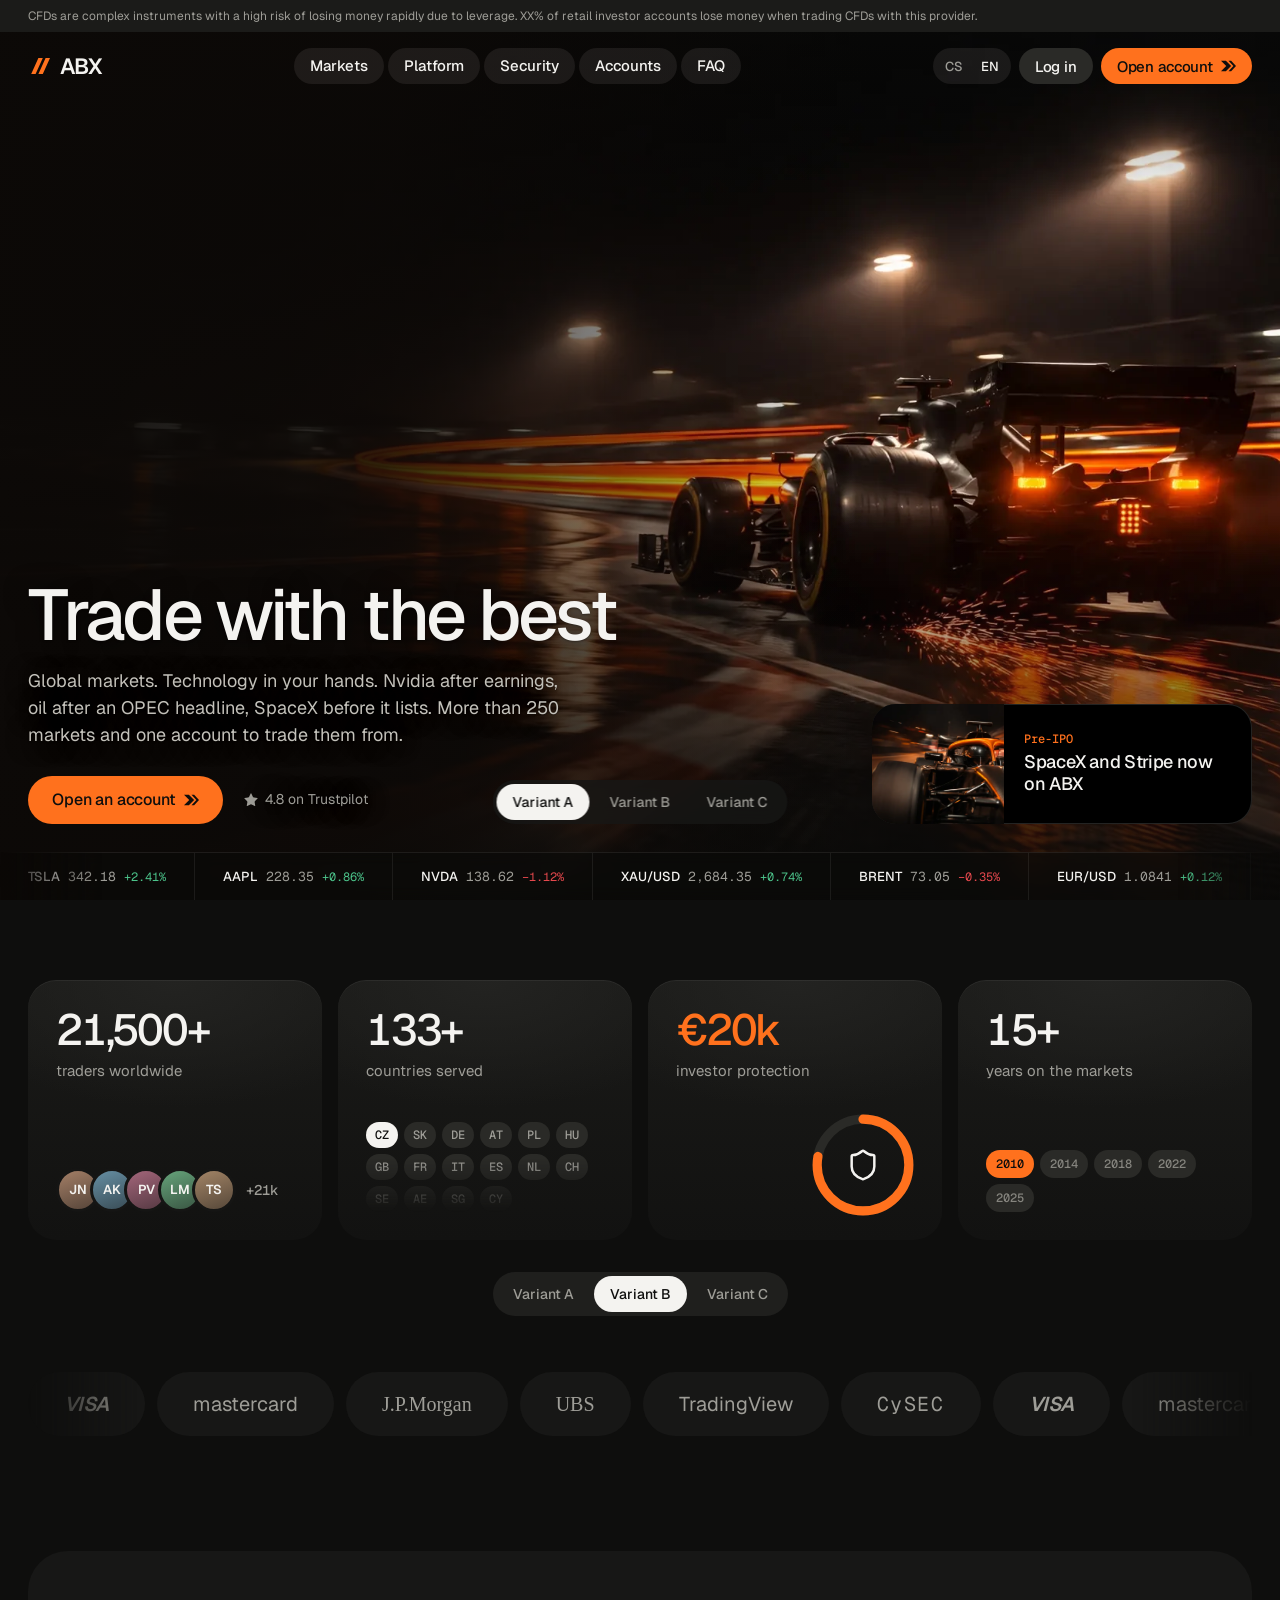
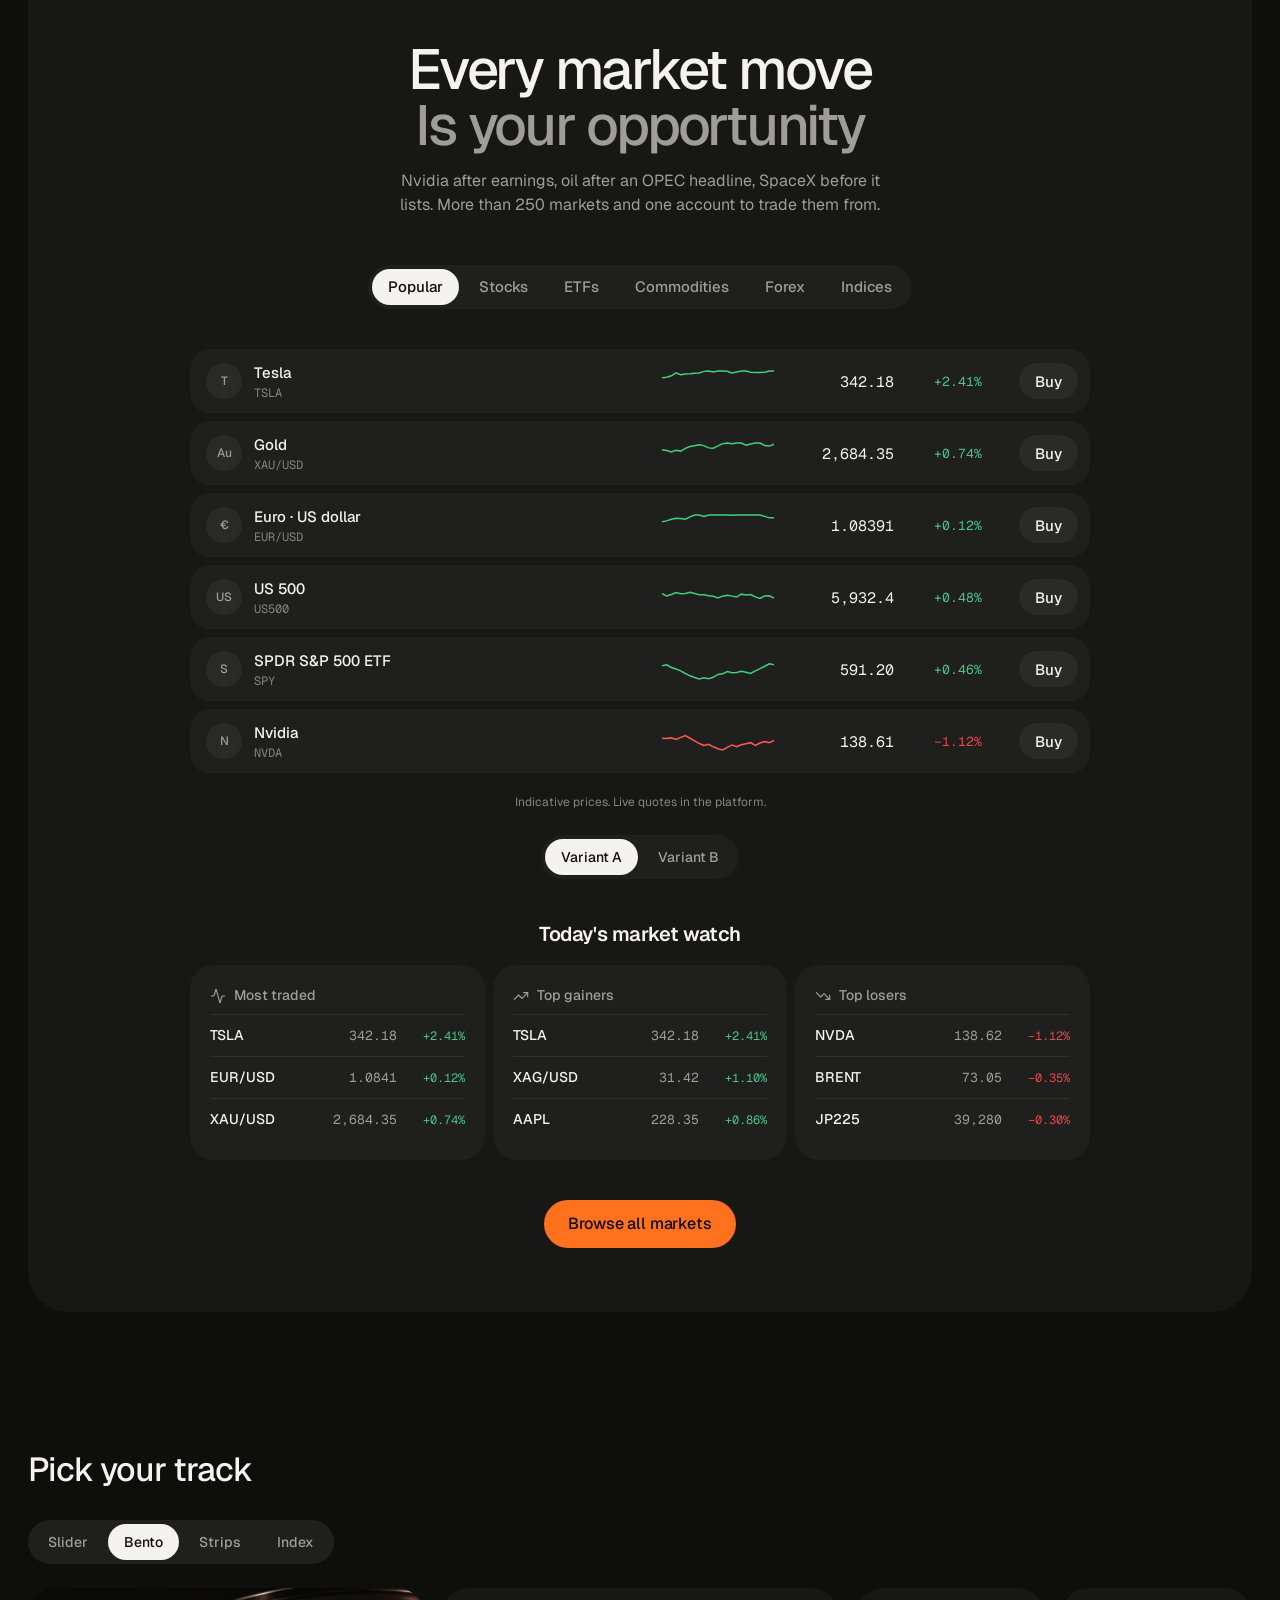
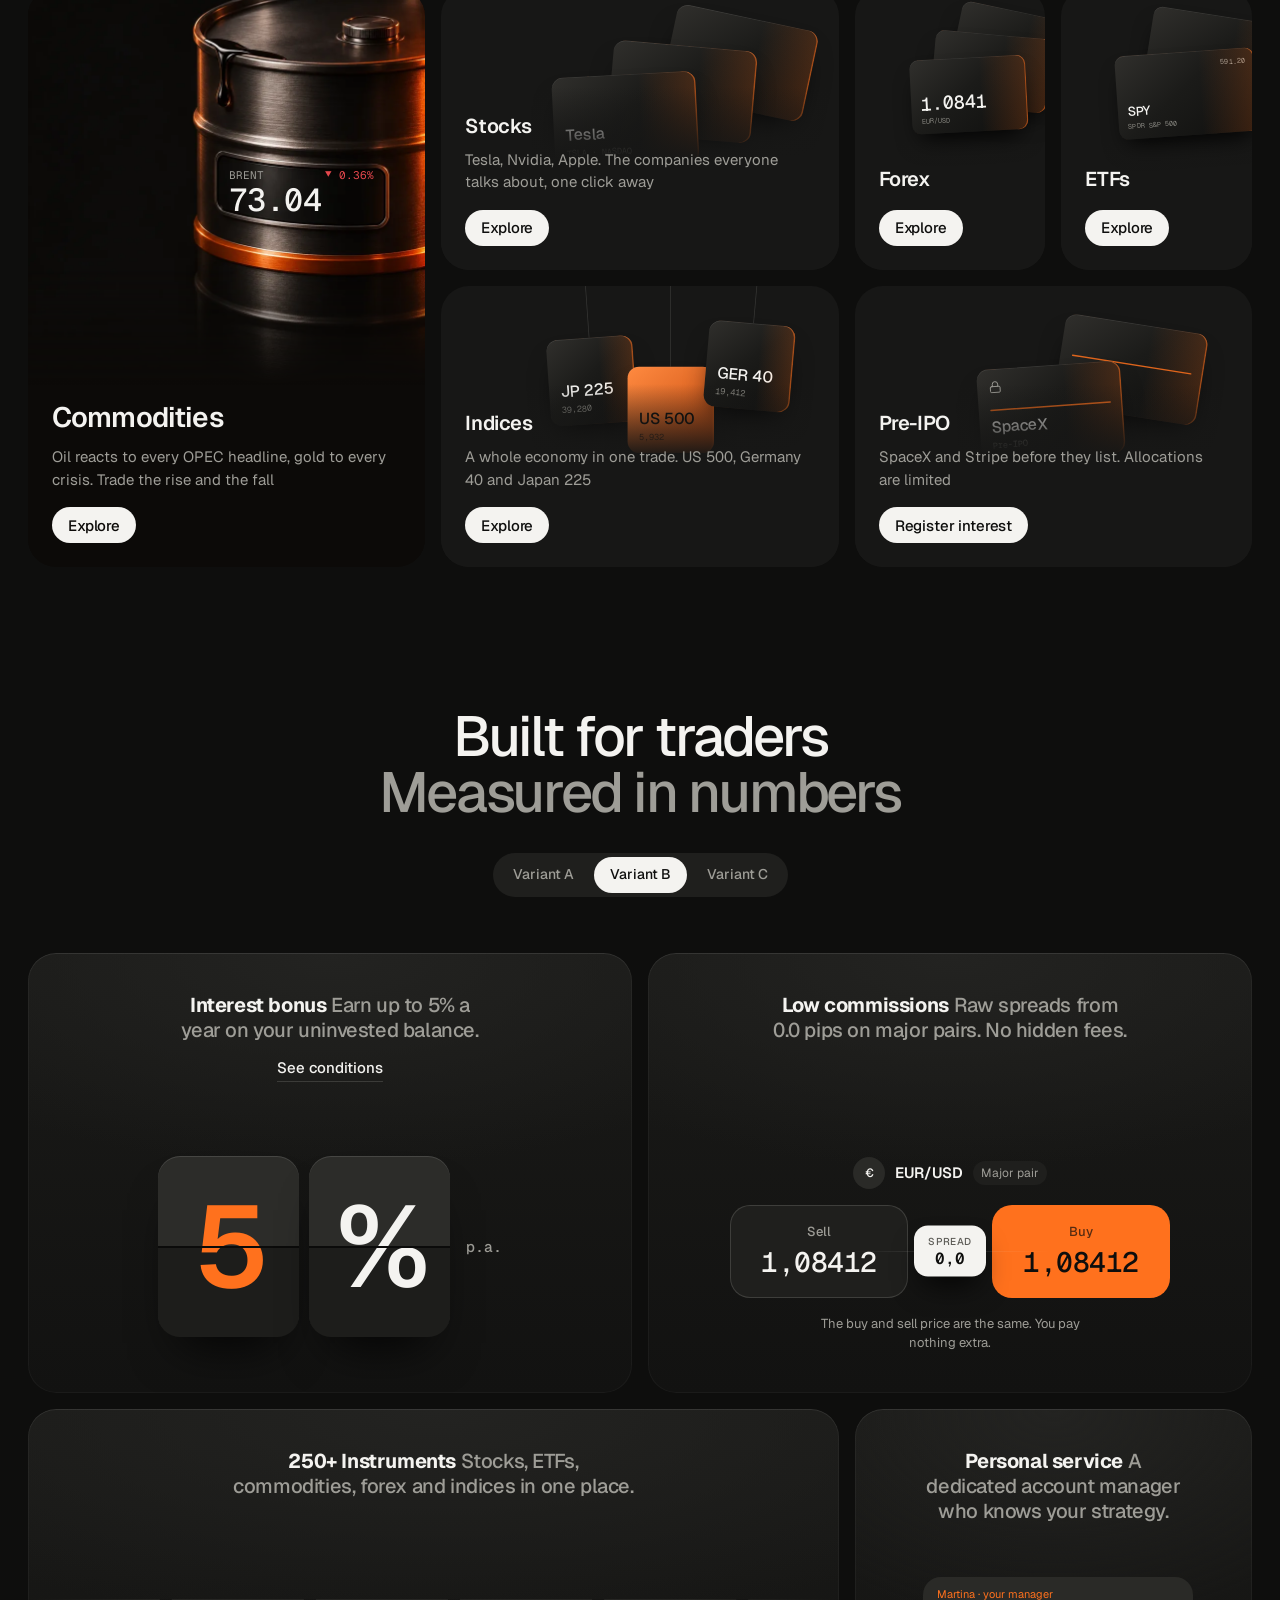
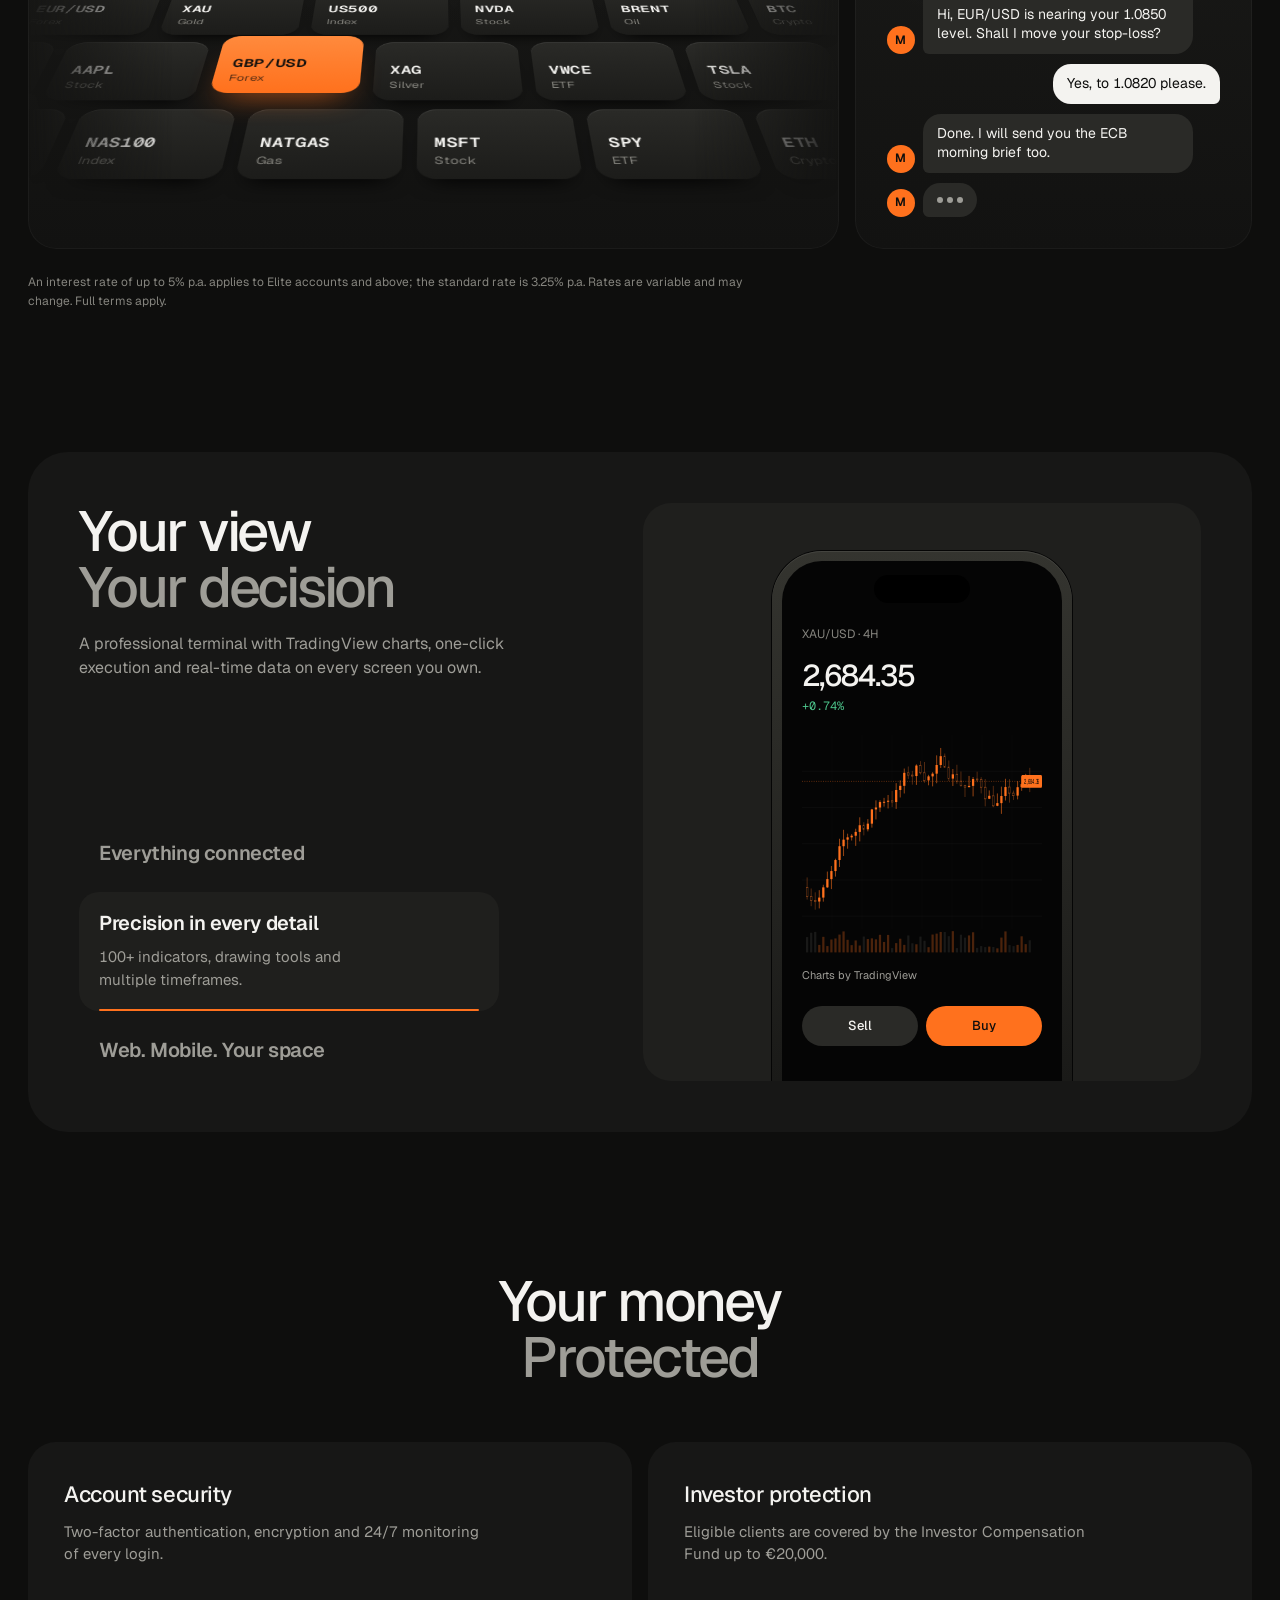
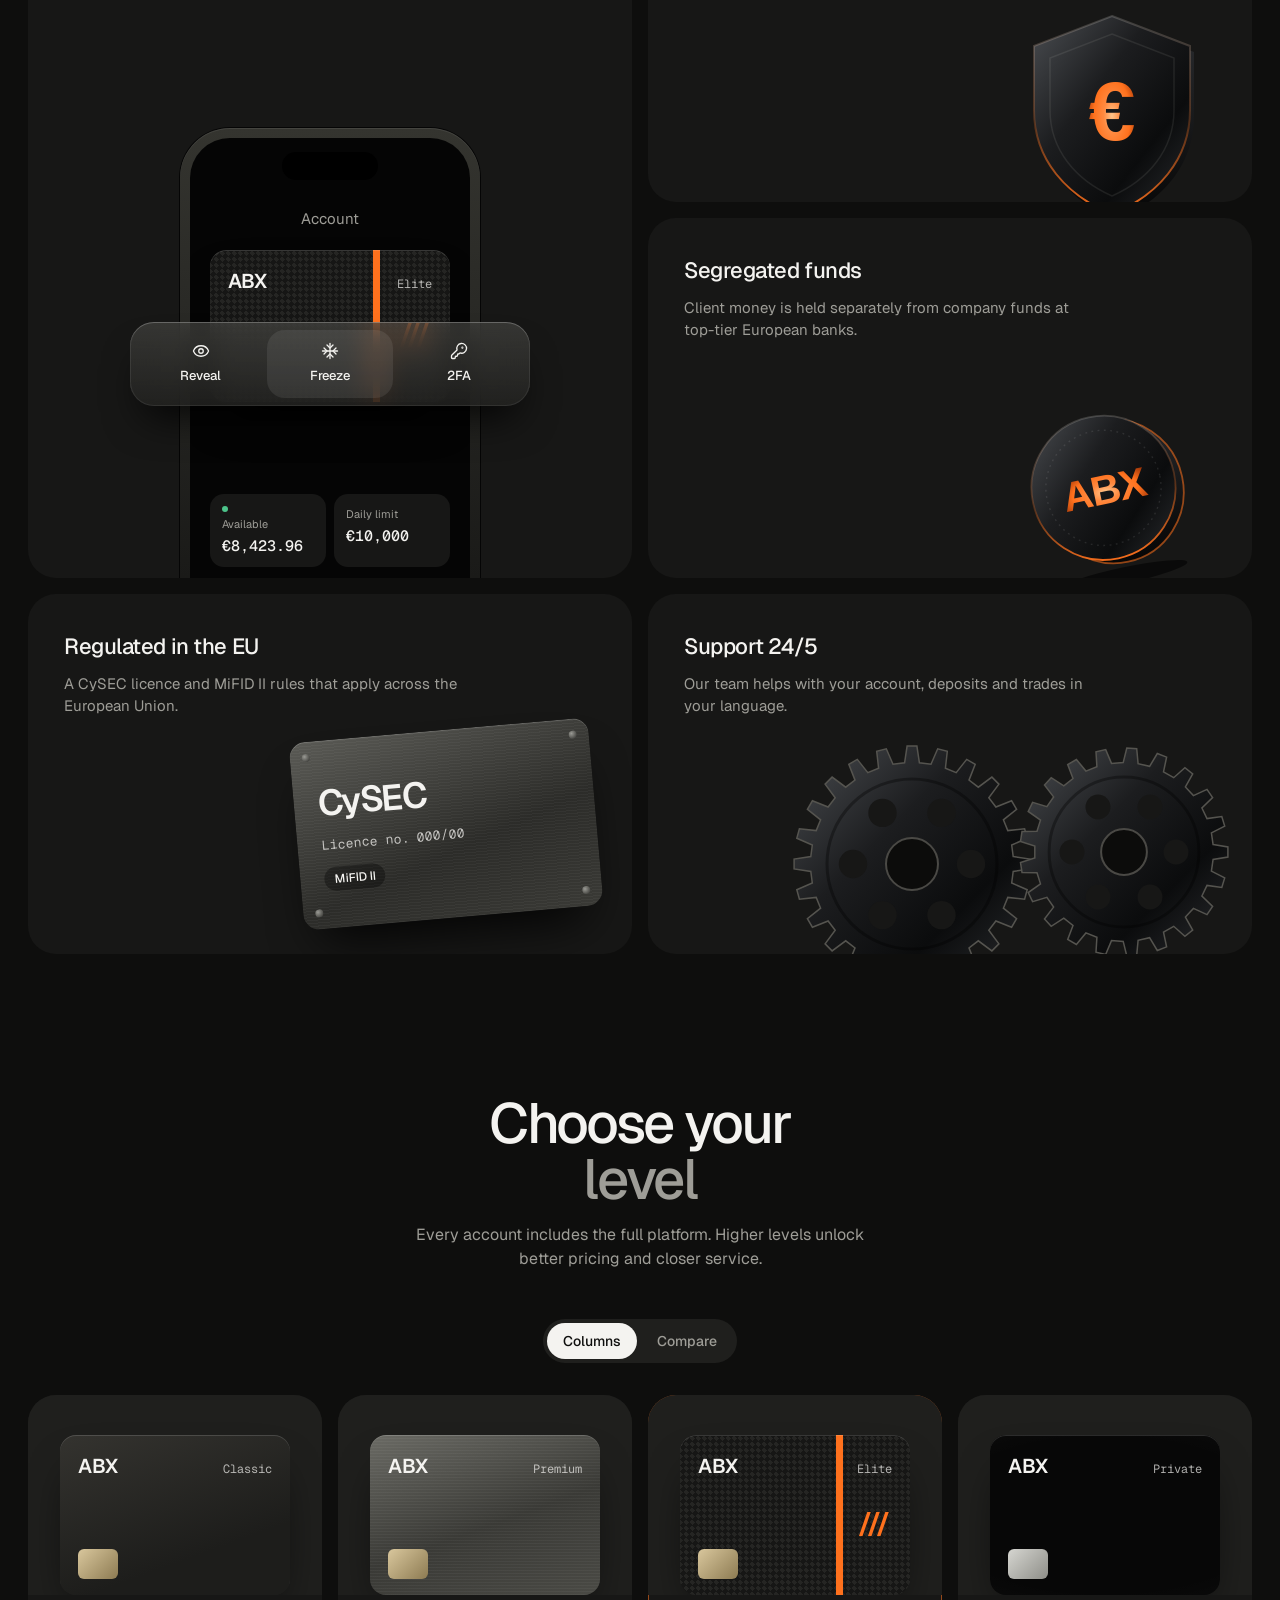
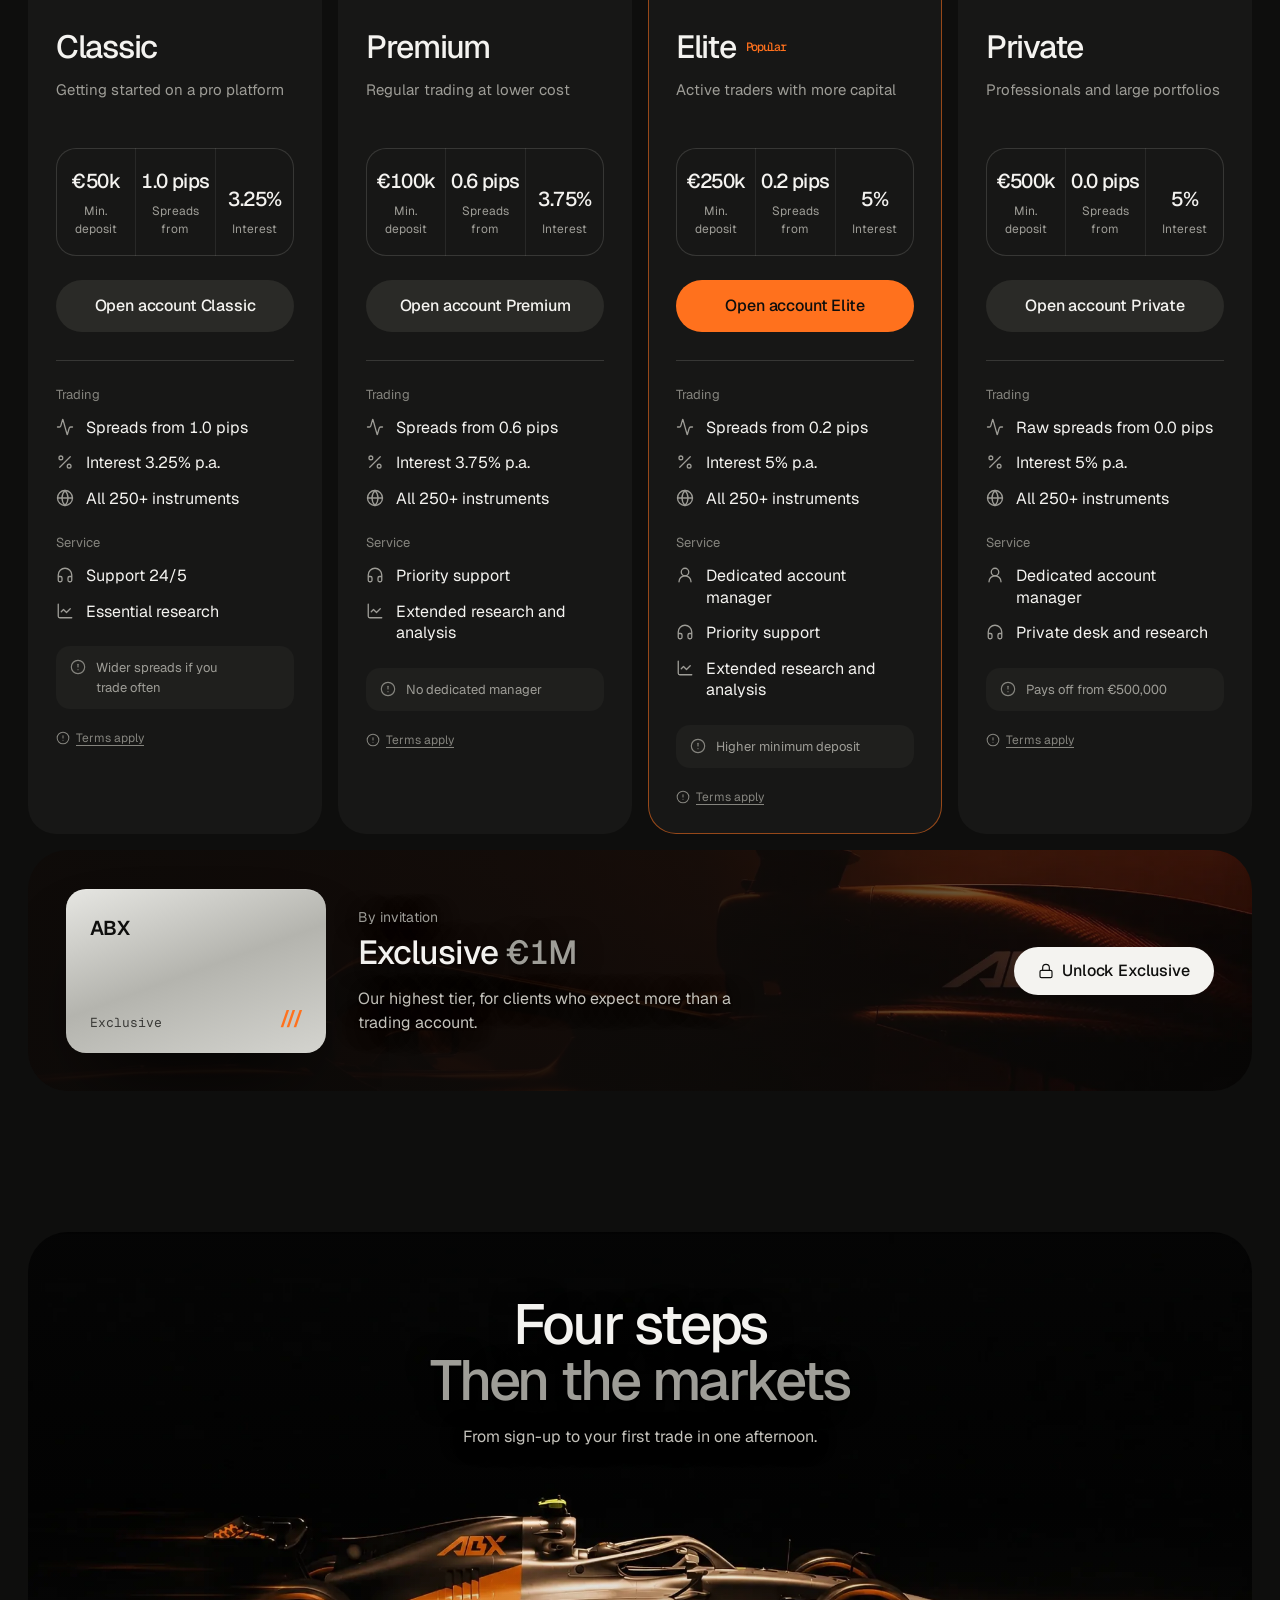
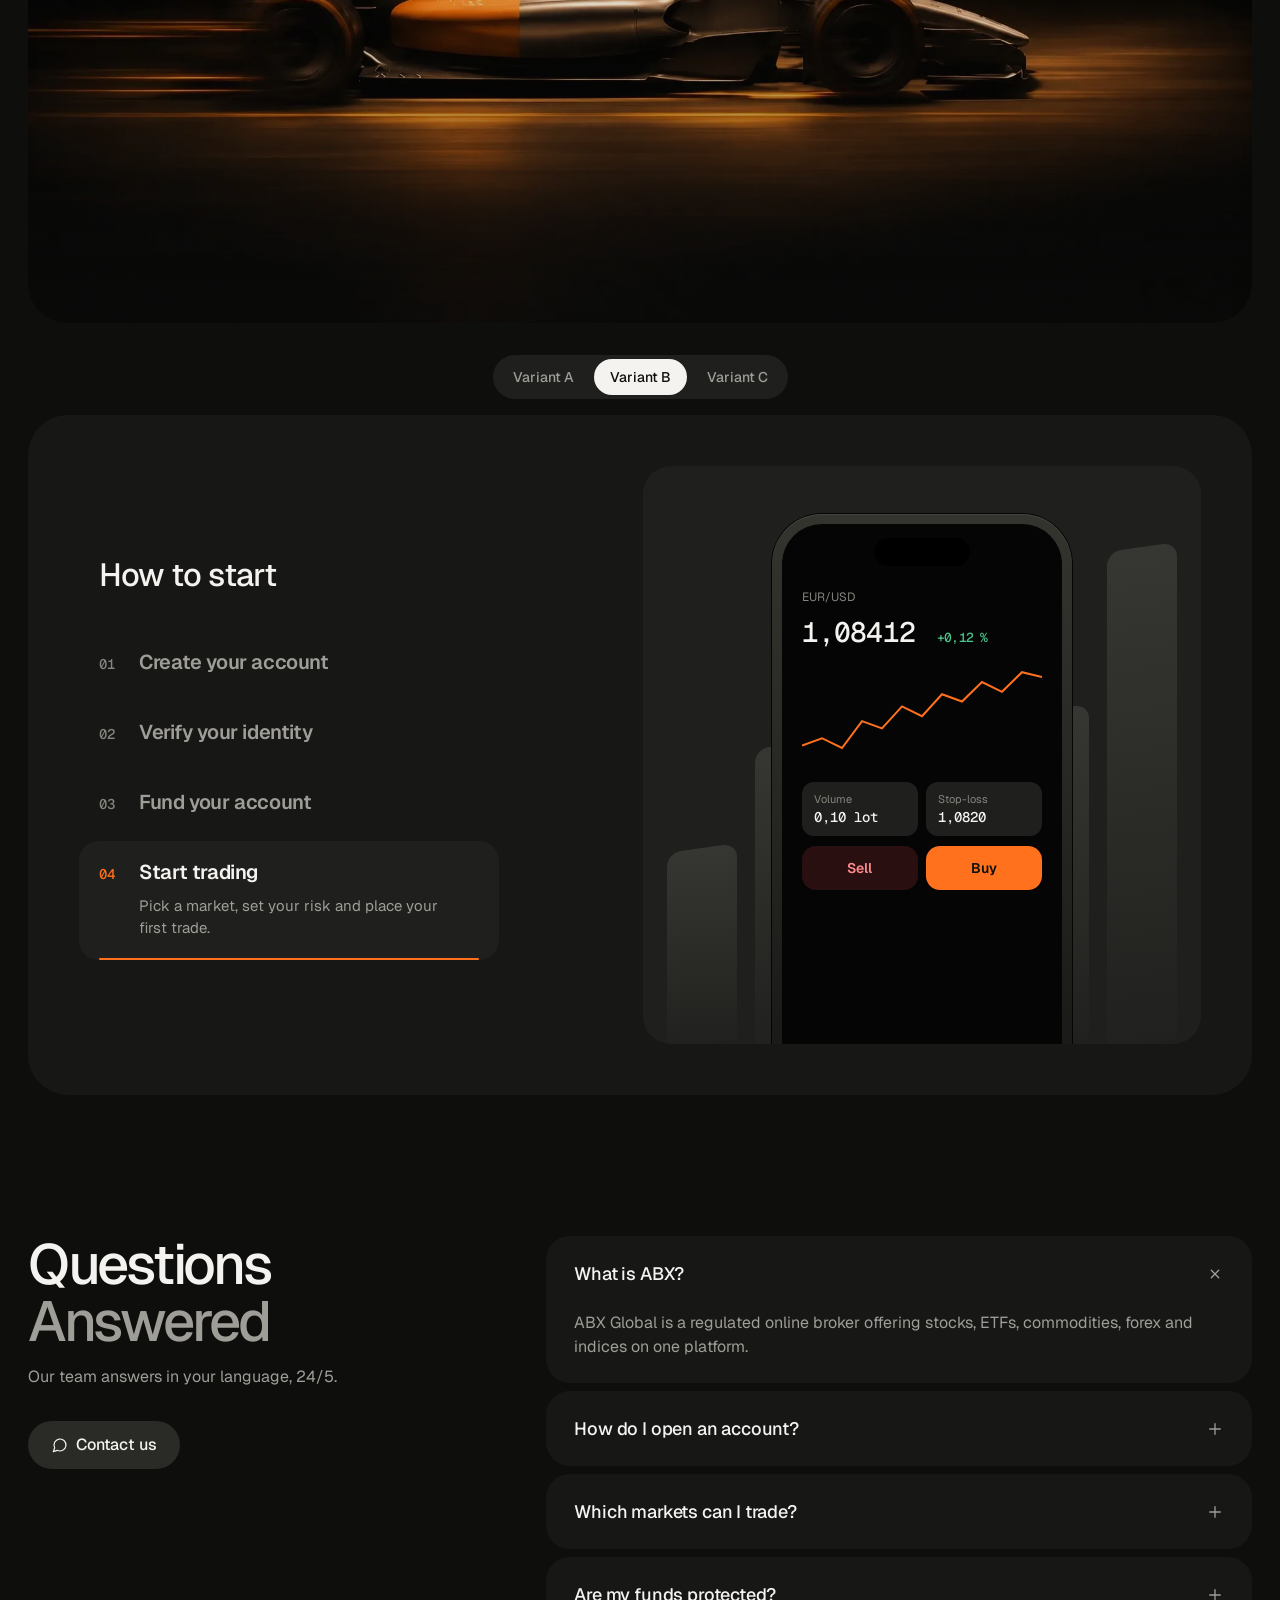
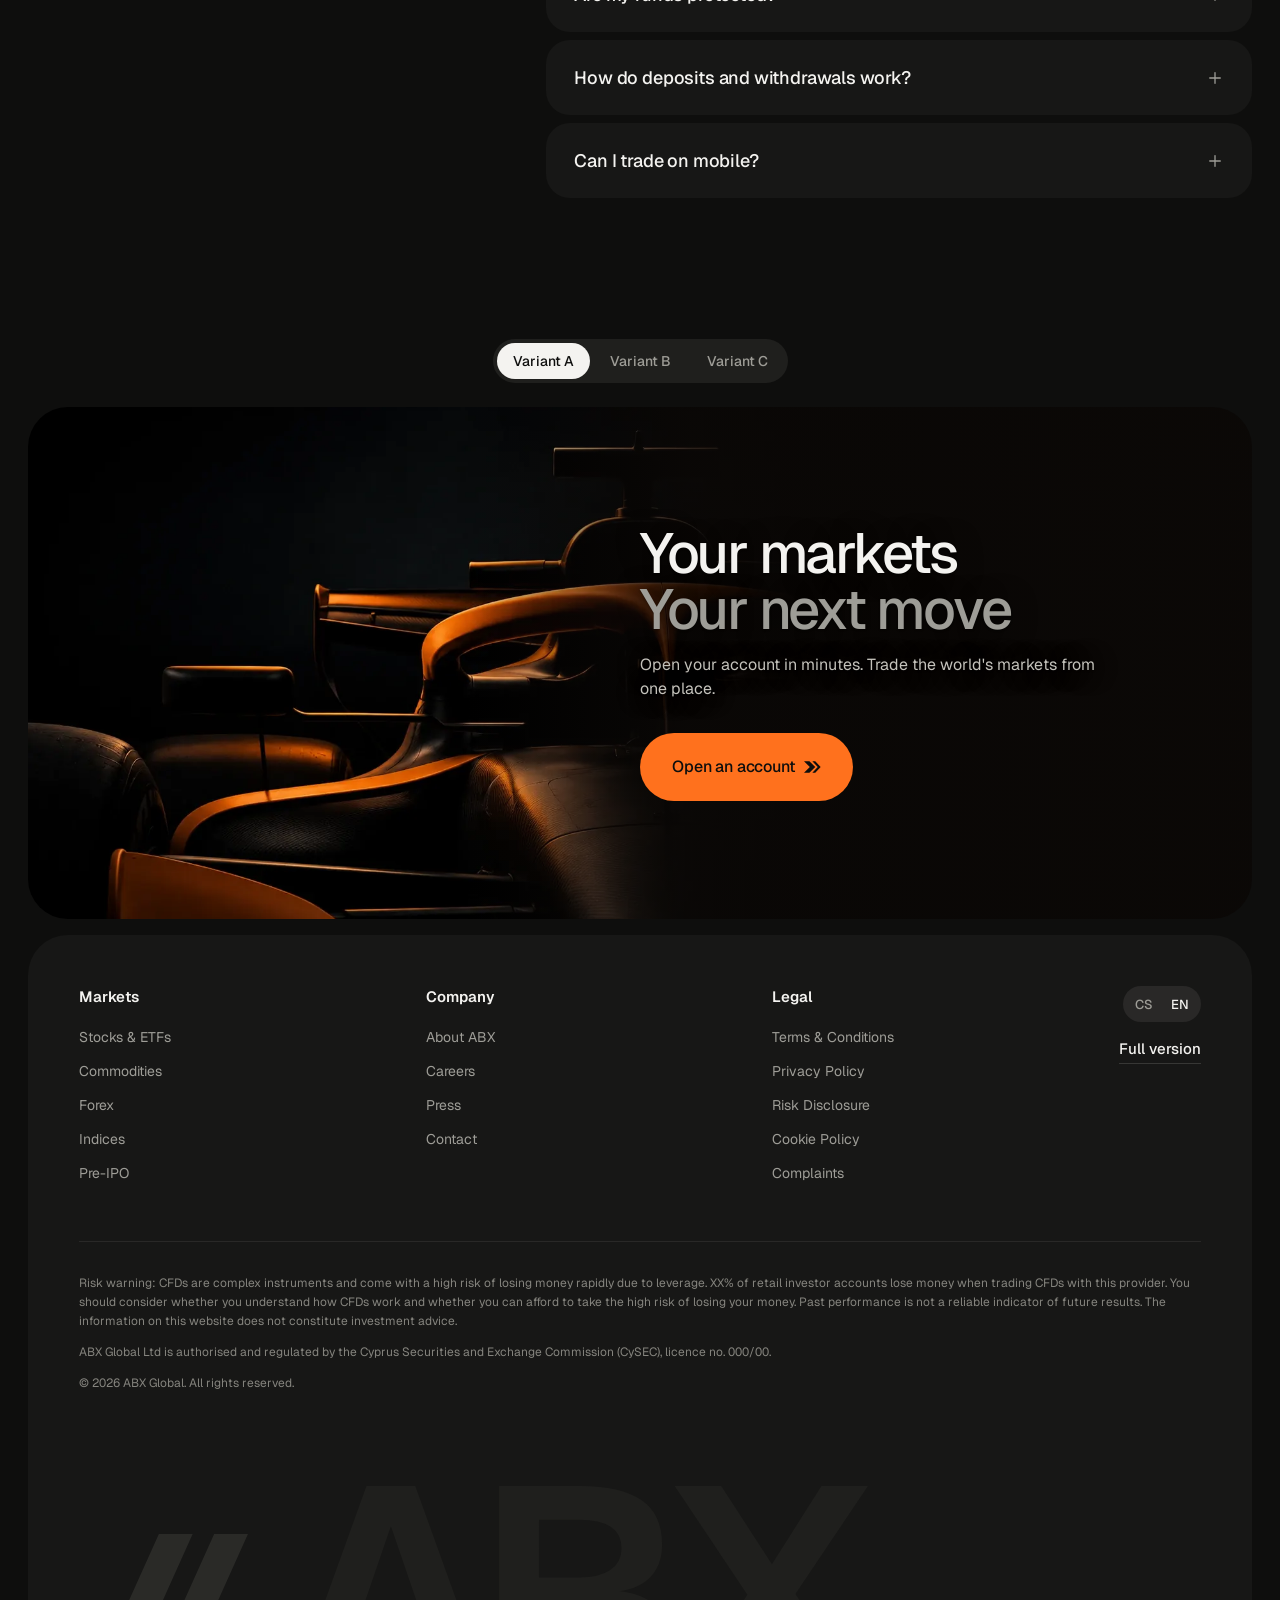
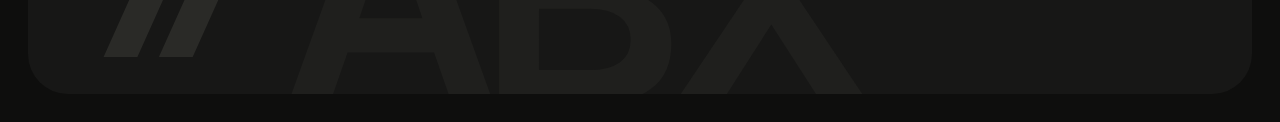
<file: abx-site/en/minimal/index.html>
<!doctype html>
<html lang="en">
<head>
<meta charset="utf-8">
<meta name="viewport" content="width=device-width, initial-scale=1, viewport-fit=cover">
<title>ABX Global — Trade with the best</title>
<meta name="description" content="Stocks, ETFs, commodities, forex and indices on one platform. An EU-regulated broker.">
<meta name="theme-color" content="#0e0e0d">
<meta name="color-scheme" content="dark">
<link rel="alternate" hreflang="cs" href="../../minimal/">
<link rel="alternate" hreflang="en" href="../../en/minimal/">
<link rel="icon" href="../../assets/img/favicon.svg" type="image/svg+xml">
<link rel="preconnect" href="https://fonts.googleapis.com">
<link rel="preconnect" href="https://fonts.gstatic.com" crossorigin>
<link rel="stylesheet" href="https://fonts.googleapis.com/css2?family=Geist:wght@400;500;600&family=Geist+Mono:wght@400;500&display=swap">
<link rel="preload" as="image" type="image/webp" fetchpriority="high" imagesrcset="../../assets/img/photos/track-1000.webp 1000w, ../../assets/img/photos/track-2000.webp 2000w" imagesizes="100vw">
<link rel="stylesheet" href="../../assets/css/minimal.css">
<script>document.documentElement.classList.add('js')</script>
</head>
<body>
<a class="skip" href="#main">Skip to content</a>
<svg class="sprite" aria-hidden="true" focusable="false">
  <defs>
    <linearGradient id="g-steel" x1="0" y1="0" x2="1" y2="1">
      <stop offset="0" stop-color="#4a4d51"/><stop offset=".38" stop-color="#1c1d1f"/>
      <stop offset=".7" stop-color="#0b0c0d"/><stop offset="1" stop-color="#2b2d30"/>
    </linearGradient>
    <linearGradient id="g-steel-edge" x1="0" y1="0" x2="0" y2="1">
      <stop offset="0" stop-color="#2a2c2f"/><stop offset="1" stop-color="#060606"/>
    </linearGradient>
    <linearGradient id="g-rim" x1="0" y1="1" x2="0" y2="0">
      <stop offset="0" stop-color="#FF711D" stop-opacity=".95"/><stop offset=".45" stop-color="#FF711D" stop-opacity=".25"/>
      <stop offset="1" stop-color="#F5F4EF" stop-opacity=".18"/>
    </linearGradient>
    <radialGradient id="g-lava" cx=".5" cy=".55" r=".6">
      <stop offset="0" stop-color="#FFC48A"/><stop offset=".3" stop-color="#FF8A40"/>
      <stop offset=".65" stop-color="#FF711D"/><stop offset="1" stop-color="#9c3206"/>
    </radialGradient>
    <radialGradient id="g-glow" cx=".5" cy=".5" r=".5">
      <stop offset="0" stop-color="#FF711D" stop-opacity=".55"/><stop offset="1" stop-color="#FF711D" stop-opacity="0"/>
    </radialGradient>
    <linearGradient id="g-body" x1="0" y1="0" x2="0" y2="1">
      <stop offset="0" stop-color="#1b1c1e"/><stop offset=".55" stop-color="#0b0c0c"/><stop offset="1" stop-color="#040404"/>
    </linearGradient>
    <filter id="f-glow" x="-50%" y="-50%" width="200%" height="200%">
      <feGaussianBlur stdDeviation="6" result="b"/><feMerge><feMergeNode in="b"/><feMergeNode in="SourceGraphic"/></feMerge>
    </filter>

    <!-- F1 side profile, viewBox 0 0 1000 260 (drawn placeholder until the client photos land) -->
    <symbol id="r-car" viewBox="0 0 1000 260">
      <ellipse cx="520" cy="236" rx="470" ry="14" fill="#000" fill-opacity=".55" opacity=".7"/>
      <g fill="url(#g-body)" stroke="url(#g-rim)" stroke-width="1.5" stroke-linejoin="round">
        <path d="M40 50h126v13H40zM46 67h114v8H46zM118 50h11v104h-11z"/>
        <path d="M129 132 L262 120 C300 110 318 70 352 62 L392 60 C410 60 420 74 430 86 L462 90 C486 92 500 96 520 104 C600 120 700 134 790 146 L940 170 C958 174 960 187 944 190 L760 194 L640 200 L268 202 L150 198 L129 160 Z"/>
        <path d="M450 140 C520 126 620 130 690 150 L700 196 L450 200 Z" fill="#0e0f10"/>
        <path d="M826 204 H992 V216 H816 Z"/><path d="M972 184 h18 v32 h-18z"/>
      </g>
      <path d="M440 89 C470 66 520 70 542 102" fill="none" stroke="#2a2c2f" stroke-width="7" stroke-linecap="round"/>
      <g stroke="#1e1f21" stroke-width="5" stroke-linecap="round"><path d="M200 178 L300 150M200 178 L290 192M800 184 L700 160M800 184 L690 188"/></g>
      <g>
        <circle cx="200" cy="178" r="62" fill="#050505" stroke="#1d1e20" stroke-width="3"/>
        <circle cx="200" cy="178" r="34" fill="#0c0c0d" stroke="#FF711D" stroke-opacity=".5" stroke-width="2"/>
        <circle cx="800" cy="184" r="56" fill="#050505" stroke="#1d1e20" stroke-width="3"/>
        <circle cx="800" cy="184" r="30" fill="#0c0c0d" stroke="#FF711D" stroke-opacity=".5" stroke-width="2"/>
      </g>
    </symbol>

    <symbol id="r-shield" viewBox="0 0 200 220">
      <ellipse cx="100" cy="212" rx="70" ry="8" fill="#000" fill-opacity=".55"/>
      <path d="M100 10 L178 40 V104 C178 154 145 190 100 208 C55 190 22 154 22 104 V40 Z" fill="url(#g-steel-edge)" transform="translate(4 6)"/>
      <path d="M100 10 L178 40 V104 C178 154 145 190 100 208 C55 190 22 154 22 104 V40 Z" fill="url(#g-steel)" stroke="url(#g-rim)" stroke-width="2"/>
      <path d="M100 28 L162 52 V104 C162 144 136 174 100 190 C64 174 38 144 38 104 V52 Z" fill="none" stroke="#F5F4EF" stroke-opacity=".08" stroke-width="1.5"/>
      <text x="100" y="134" text-anchor="middle" font-family="Archivo, sans-serif" font-weight="800" font-size="84" fill="url(#g-lava)">€</text>
    </symbol>

    <symbol id="r-coin" viewBox="0 0 200 220">
      <ellipse cx="100" cy="206" rx="72" ry="9" fill="#000" fill-opacity=".55"/>
      <ellipse cx="108" cy="112" rx="78" ry="80" fill="url(#g-steel-edge)"/>
      <ellipse cx="108" cy="112" rx="78" ry="80" fill="none" stroke="#FF711D" stroke-opacity=".55" stroke-width="2"/>
      <circle cx="98" cy="106" r="80" fill="url(#g-steel)" stroke="url(#g-rim)" stroke-width="2"/>
      <circle cx="98" cy="106" r="64" fill="none" stroke="#F5F4EF" stroke-opacity=".1" stroke-width="1.5" stroke-dasharray="2 5"/>
      <text x="98" y="124" text-anchor="middle" font-family="Archivo, sans-serif" font-weight="800" font-size="46" letter-spacing="-1.5" fill="url(#g-lava)">ABX</text>
    </symbol>

    <symbol id="r-badge" viewBox="0 0 200 220">
      <ellipse cx="100" cy="208" rx="70" ry="8" fill="#000" fill-opacity=".55"/>
      <path d="M100 14 L124 30 L152 28 L160 56 L184 72 L172 100 L184 128 L160 144 L152 172 L124 170 L100 186 L76 170 L48 172 L40 144 L16 128 L28 100 L16 72 L40 56 L48 28 L76 30 Z" fill="url(#g-steel-edge)" transform="translate(4 6)"/>
      <path d="M100 14 L124 30 L152 28 L160 56 L184 72 L172 100 L184 128 L160 144 L152 172 L124 170 L100 186 L76 170 L48 172 L40 144 L16 128 L28 100 L16 72 L40 56 L48 28 L76 30 Z" fill="url(#g-steel)" stroke="url(#g-rim)" stroke-width="2"/>
      <circle cx="100" cy="100" r="54" fill="none" stroke="#F5F4EF" stroke-opacity=".08" stroke-width="1.5"/>
      <path d="M72 102 L92 122 L130 82" fill="none" stroke="url(#g-lava)" stroke-width="14" stroke-linecap="round" stroke-linejoin="round"/>
    </symbol>

    <!-- Lucide icons (stroke 1.75, 24 grid) -->
    <symbol id="i-chev" viewBox="0 0 24 24" overflow="visible"><path d="M0 5h6.5l7 7-7 7H0l7-7z" style="fill:currentColor;stroke:none;transform:translateX(var(--chev-a,0px));transition:transform 320ms cubic-bezier(.22,1,.36,1)"/><path d="M10 5h3.5l6.5 7-6.5 7H10l6.5-7z" style="fill:currentColor;stroke:none;transform:translateX(var(--chev-b,0px));transition:transform 320ms cubic-bezier(.22,1,.36,1)"/></symbol>
    <symbol id="i-arrow" viewBox="0 0 24 24"><path d="M7 7h10v10"/><path d="M7 17 17 7"/></symbol>
    <symbol id="i-plus" viewBox="0 0 24 24"><path d="M5 12h14"/><path d="M12 5v14"/></symbol>
    <symbol id="i-lock" viewBox="0 0 24 24"><rect width="18" height="11" x="3" y="11" rx="2" ry="2"/><path d="M7 11V7a5 5 0 0 1 10 0v4"/></symbol>
    <symbol id="i-lock-open" viewBox="0 0 24 24"><rect width="18" height="11" x="3" y="11" rx="2" ry="2"/><path d="M7 11V7a5 5 0 0 1 9.9-1"/></symbol>
    <symbol id="i-star" viewBox="0 0 24 24"><path d="M11.525 2.295a.53.53 0 0 1 .95 0l2.31 4.679a2.123 2.123 0 0 0 1.595 1.16l5.166.756a.53.53 0 0 1 .294.904l-3.736 3.638a2.123 2.123 0 0 0-.611 1.878l.882 5.14a.53.53 0 0 1-.771.56l-4.618-2.428a2.122 2.122 0 0 0-1.973 0L6.396 21.01a.53.53 0 0 1-.77-.56l.881-5.139a2.122 2.122 0 0 0-.611-1.879L2.16 9.795a.53.53 0 0 1 .294-.906l5.165-.755a2.122 2.122 0 0 0 1.597-1.16z"/></symbol>
    <symbol id="i-chevron" viewBox="0 0 24 24"><path d="m9 18 6-6-6-6"/></symbol>
    <symbol id="i-check" viewBox="0 0 24 24"><path d="M20 6 9 17l-5-5"/></symbol>
    <symbol id="i-layers" viewBox="0 0 24 24"><path d="M12.83 2.18a2 2 0 0 0-1.66 0L2.6 6.08a1 1 0 0 0 0 1.83l8.58 3.91a2 2 0 0 0 1.66 0l8.58-3.9a1 1 0 0 0 0-1.83z"/><path d="M2 12a1 1 0 0 0 .58.91l8.6 3.91a2 2 0 0 0 1.65 0l8.58-3.9A1 1 0 0 0 22 12"/><path d="M2 17a1 1 0 0 0 .58.91l8.6 3.91a2 2 0 0 0 1.65 0l8.58-3.9A1 1 0 0 0 22 17"/></symbol>
    <symbol id="i-candles" viewBox="0 0 24 24"><path d="M9 5v4"/><rect width="4" height="6" x="7" y="9" rx="1"/><path d="M9 15v2"/><path d="M17 3v2"/><rect width="4" height="8" x="15" y="5" rx="1"/><path d="M17 13v3"/><path d="M3 3v18h18"/></symbol>
    <symbol id="i-landmark" viewBox="0 0 24 24"><path d="M3 22h18"/><path d="M6 18v-7"/><path d="M10 18v-7"/><path d="M14 18v-7"/><path d="M18 18v-7"/><path d="M12 2 20 7H4z"/></symbol>
    <symbol id="i-key" viewBox="0 0 24 24"><path d="M2.586 17.414A2 2 0 0 0 2 18.828V21a1 1 0 0 0 1 1h3a1 1 0 0 0 1-1v-1a1 1 0 0 1 1-1h1a1 1 0 0 0 1-1v-1a1 1 0 0 1 1-1h.172a2 2 0 0 0 1.414-.586l.814-.814a6.5 6.5 0 1 0-4-4z"/><circle cx="16.5" cy="7.5" r=".5"/></symbol>
    <symbol id="i-users" viewBox="0 0 24 24"><path d="M16 21v-2a4 4 0 0 0-4-4H6a4 4 0 0 0-4 4v2"/><circle cx="9" cy="7" r="4"/><path d="M22 21v-2a4 4 0 0 0-3-3.87"/><path d="M16 3.13a4 4 0 0 1 0 7.75"/></symbol>
    <symbol id="i-globe" viewBox="0 0 24 24"><circle cx="12" cy="12" r="10"/><path d="M12 2a14.5 14.5 0 0 0 0 20 14.5 14.5 0 0 0 0-20"/><path d="M2 12h20"/></symbol>
    <symbol id="i-shield" viewBox="0 0 24 24"><path d="M20 13c0 5-3.5 7.5-7.66 8.95a1 1 0 0 1-.67-.01C7.5 20.5 4 18 4 13V6a1 1 0 0 1 1-1c2 0 4.5-1.2 6.24-2.72a1.17 1.17 0 0 1 1.52 0C14.51 3.81 17 5 19 5a1 1 0 0 1 1 1z"/></symbol>
    <symbol id="i-clock" viewBox="0 0 24 24"><circle cx="12" cy="12" r="10"/><polyline points="12 6 12 12 16 14"/></symbol>
    <symbol id="i-wallet" viewBox="0 0 24 24"><path d="M19 7V4a1 1 0 0 0-1-1H5a2 2 0 0 0 0 4h15a1 1 0 0 1 1 1v4h-3a2 2 0 0 0 0 4h3a1 1 0 0 0 1-1v-2a1 1 0 0 0-1-1"/><path d="M3 5v14a2 2 0 0 0 2 2h15a1 1 0 0 0 1-1v-4"/></symbol>
    <symbol id="i-activity" viewBox="0 0 24 24"><path d="M22 12h-2.48a2 2 0 0 0-1.93 1.46l-2.35 8.36a.25.25 0 0 1-.48 0L9.24 2.18a.25.25 0 0 0-.48 0l-2.35 8.36A2 2 0 0 1 4.49 12H2"/></symbol>
    <symbol id="i-percent" viewBox="0 0 24 24"><line x1="19" x2="5" y1="5" y2="19"/><circle cx="6.5" cy="6.5" r="2.5"/><circle cx="17.5" cy="17.5" r="2.5"/></symbol>
    <symbol id="i-headphones" viewBox="0 0 24 24"><path d="M3 14h3a2 2 0 0 1 2 2v3a2 2 0 0 1-2 2H5a2 2 0 0 1-2-2v-7a9 9 0 0 1 18 0v7a2 2 0 0 1-2 2h-1a2 2 0 0 1-2-2v-3a2 2 0 0 1 2-2h3"/></symbol>
    <symbol id="i-user" viewBox="0 0 24 24"><circle cx="12" cy="8" r="5"/><path d="M20 21a8 8 0 0 0-16 0"/></symbol>
    <symbol id="i-chart" viewBox="0 0 24 24"><path d="M3 3v16a2 2 0 0 0 2 2h16"/><path d="m19 9-5 5-4-4-3 3"/></symbol>
    <symbol id="i-target" viewBox="0 0 24 24"><circle cx="12" cy="12" r="10"/><circle cx="12" cy="12" r="6"/><circle cx="12" cy="12" r="2"/></symbol>
    <symbol id="i-alert" viewBox="0 0 24 24"><circle cx="12" cy="12" r="10"/><line x1="12" x2="12" y1="8" y2="12"/><line x1="12" x2="12.01" y1="16" y2="16"/></symbol>
    <symbol id="i-minus" viewBox="0 0 24 24"><path d="M5 12h14"/></symbol>
    <symbol id="i-up" viewBox="0 0 24 24"><path d="m22 7-8.5 8.5-5-5L2 17"/><path d="M16 7h6v6"/></symbol>
    <symbol id="i-down" viewBox="0 0 24 24"><path d="m22 17-8.5-8.5-5 5L2 7"/><path d="M16 17h6v-6"/></symbol>
    <symbol id="i-eye" viewBox="0 0 24 24"><path d="M2.062 12.348a1 1 0 0 1 0-.696 10.75 10.75 0 0 1 19.876 0 1 1 0 0 1 0 .696 10.75 10.75 0 0 1-19.876 0"/><circle cx="12" cy="12" r="3"/></symbol>
    <symbol id="i-snow" viewBox="0 0 24 24"><line x1="2" x2="22" y1="12" y2="12"/><line x1="12" x2="12" y1="2" y2="22"/><path d="m20 16-4-4 4-4"/><path d="m4 8 4 4-4 4"/><path d="m16 4-4 4-4-4"/><path d="m8 20 4-4 4 4"/></symbol>
    <symbol id="i-message" viewBox="0 0 24 24"><path d="M7.9 20A9 9 0 1 0 4 16.1L2 22Z"/></symbol>
  </defs>
</svg>

<!-- Risk bar (capital.com) -->
<div class="riskbar" data-placeholder="cfd-percent"><div class="wrap">CFDs are complex instruments with a high risk of losing money rapidly due to leverage. XX% of retail investor accounts lose money when trading CFDs with this provider.</div></div>

<!-- Nav (traderise): logo, links in quiet pills, dark Log in pill, orange primary -->
<header class="nav" data-nav>
  <div class="wrap nav-in">
    <a class="logo" href="#top" aria-label="ABX Global" data-placeholder="logo">
      <svg class="logo-mark" viewBox="0 0 60 40" aria-hidden="true"><path d="M8 40h11L37 0H26zM26 40h11L55 0H44z" fill="#FF711D"/></svg>
      <span class="logo-word">ABX</span>
    </a>
    <nav class="nav-links" aria-label="Primary">
      <a href="#markets">Markets</a>
      <a href="#platform">Platform</a>
      <a href="#security">Security</a>
      <a href="#accounts">Accounts</a>
      <a href="#faq">FAQ</a>
    </nav>
    <div class="nav-actions">
      <div class="lang" role="group" aria-label="Language">
        <a href="../../minimal/" hreflang="cs" lang="cs" >CS</a>
        <a href="../../en/minimal/" hreflang="en" lang="en" aria-current="true">EN</a>
      </div>
      <a class="btn btn-dark btn-sm nav-login" href="#">Log in</a>
      <a class="btn btn-orange btn-sm" href="#accounts">Open account<svg class="ic ic-chev" aria-hidden="true"><use href="#i-chev"/></svg></a>
    </div>
  </div>
</header>

<main id="main">

<!-- 01 · Hero: full-bleed scene, headline bottom-left, promo card bottom-right -->
<section class="hero" id="top" aria-labelledby="hero-title" data-vroot data-v="a">
  <div class="vsw hero-vsw" role="radiogroup" aria-label="Layout variant"><button type="button" role="radio" data-vbtn="a">Variant A</button><button type="button" role="radio" data-vbtn="b">Variant B</button><button type="button" role="radio" data-vbtn="c">Variant C</button></div>
  <div class="hero-media" aria-hidden="true">
    <img class="hero-photo" src="../../assets/img/photos/track-2000.webp" srcset="../../assets/img/photos/track-1000.webp 1000w, ../../assets/img/photos/track-2000.webp 2000w" sizes="100vw" width="2000" height="1126" alt="" fetchpriority="high" decoding="async">
    <div class="hero-scrim"></div>
  </div>
  <div class="wrap hero-body">
    <div class="hero-text">
      <h1 class="h1" id="hero-title">Trade with <span class="nw">the best</span></h1>
      <p class="hero-sub">Global markets. Technology in your hands. Nvidia after earnings, oil after an OPEC headline, SpaceX before it lists. More than 250 markets and one account to trade them from.</p>
      <div class="hero-cta">
        <a class="btn btn-orange" href="#accounts">Open an account<svg class="ic ic-chev" aria-hidden="true"><use href="#i-chev"/></svg></a>
        <a class="hero-rating" href="#" data-placeholder="trustpilot"><svg class="ic star" aria-hidden="true"><use href="#i-star"/></svg>4.8 on Trustpilot</a>
      </div>
    </div>
    <div class="tk hero-tk" aria-hidden="true">
        <div class="tk-h"><i class="logo-dot">US</i><span><b>US 500</b><small>Index · CFD</small></span><em class="up">+0,48 %</em></div>
        <div class="tk-row"><span><small>Amount</small>€ 1 000</span><span><small>Leverage</small>1:20</span></div>
        <div class="tk-row"><span><small>Stop-loss</small>5 880,0</span><span><small>Take-profit</small>6 050,0</span></div>
        <div class="tk-bs"><span class="tk-sell"><small>Sell</small>5 932,1</span><span class="tk-buy"><small>Buy</small>5 932,4</span></div>
      </div>
    <a class="promo" href="#markets">
      <span class="promo-art" aria-hidden="true"></span>
      <span class="promo-txt"><span class="promo-tag">Pre-IPO</span><b>SpaceX and Stripe now on ABX</b></span>
    </a>
  </div>
  <div class="hero-term" aria-hidden="true"><div class="term">
      <div class="term-side"><i></i><i class="on"></i><i></i><i></i><i></i></div>
      <div class="term-main">
        <div class="term-top"><span class="term-sym"><i class="logo-dot">US</i><b>US 500</b><em class="up">+0,48 %</em></span><span class="term-tf"><i>1m</i><i class="on">15m</i><i>1h</i><i>1D</i></span><span class="term-bal">€ 24 318,40</span></div>
        <div class="term-chart"><svg class="term-ch" viewBox="0 0 760 300" preserveAspectRatio="none"><path class="term-grid" d="M0 75H760M0 150H760M0 225H760"/><g class="u"><path d="M8.3 242.0V258.6"/><rect x="3.0" y="244.5" width="10.6" height="8.5" rx="1.5"/></g><g class="u"><path d="M24.8 232.4V254.7"/><rect x="19.5" y="234.7" width="10.6" height="9.8" rx="1.5"/></g><g class="d"><path d="M41.3 223.4V257.8"/><rect x="36.0" y="234.7" width="10.6" height="18.5" rx="1.5"/></g><g class="d"><path d="M57.8 251.1V258.9"/><rect x="52.5" y="253.2" width="10.6" height="1.5" rx="1.5"/></g><g class="u"><path d="M74.3 212.6V264.0"/><rect x="69.0" y="218.2" width="10.6" height="36.4" rx="1.5"/></g><g class="d"><path d="M90.9 199.1V243.1"/><rect x="85.6" y="218.2" width="10.6" height="6.3" rx="1.5"/></g><g class="u"><path d="M107.4 200.1V229.7"/><rect x="102.1" y="203.5" width="10.6" height="21.0" rx="1.5"/></g><g class="u"><path d="M123.9 192.0V209.2"/><rect x="118.6" y="199.1" width="10.6" height="4.4" rx="1.5"/></g><g class="d"><path d="M140.4 191.8V206.0"/><rect x="135.1" y="199.1" width="10.6" height="2.5" rx="1.5"/></g><g class="d"><path d="M157.0 188.5V238.1"/><rect x="151.7" y="201.6" width="10.6" height="30.4" rx="1.5"/></g><g class="u"><path d="M173.5 212.5V240.1"/><rect x="168.2" y="216.3" width="10.6" height="15.7" rx="1.5"/></g><g class="u"><path d="M190.0 207.9V223.2"/><rect x="184.7" y="210.7" width="10.6" height="5.6" rx="1.5"/></g><g class="u"><path d="M206.5 192.6V221.2"/><rect x="201.2" y="198.3" width="10.6" height="12.4" rx="1.5"/></g><g class="d"><path d="M223.0 195.6V227.8"/><rect x="217.7" y="198.3" width="10.6" height="20.6" rx="1.5"/></g><g class="d"><path d="M239.6 218.4V240.1"/><rect x="234.3" y="218.9" width="10.6" height="4.9" rx="1.5"/></g><g class="d"><path d="M256.1 220.3V268.2"/><rect x="250.8" y="223.8" width="10.6" height="22.3" rx="1.5"/></g><g class="u"><path d="M272.6 235.0V255.0"/><rect x="267.3" y="240.5" width="10.6" height="5.6" rx="1.5"/></g><g class="u"><path d="M289.1 226.7V256.5"/><rect x="283.8" y="235.7" width="10.6" height="4.8" rx="1.5"/></g><g class="d"><path d="M305.7 220.0V255.8"/><rect x="300.4" y="235.7" width="10.6" height="9.7" rx="1.5"/></g><g class="d"><path d="M322.2 231.2V250.4"/><rect x="316.9" y="245.4" width="10.6" height="3.7" rx="1.5"/></g><g class="d"><path d="M338.7 244.1V264.4"/><rect x="333.4" y="249.1" width="10.6" height="8.6" rx="1.5"/></g><g class="u"><path d="M355.2 223.4V268.3"/><rect x="349.9" y="229.3" width="10.6" height="28.4" rx="1.5"/></g><g class="d"><path d="M371.7 213.3V273.5"/><rect x="366.4" y="229.3" width="10.6" height="21.9" rx="1.5"/></g><g class="d"><path d="M388.3 244.8V268.2"/><rect x="383.0" y="251.2" width="10.6" height="1.5" rx="1.5"/></g><g class="u"><path d="M404.8 207.5V280.0"/><rect x="399.5" y="211.4" width="10.6" height="41.0" rx="1.5"/></g><g class="u"><path d="M421.3 182.7V223.7"/><rect x="416.0" y="193.4" width="10.6" height="18.0" rx="1.5"/></g><g class="d"><path d="M437.8 190.7V213.3"/><rect x="432.5" y="193.4" width="10.6" height="18.2" rx="1.5"/></g><g class="d"><path d="M454.3 204.8V234.1"/><rect x="449.0" y="211.6" width="10.6" height="5.1" rx="1.5"/></g><g class="d"><path d="M470.9 199.5V229.4"/><rect x="465.6" y="216.7" width="10.6" height="6.7" rx="1.5"/></g><g class="d"><path d="M487.4 217.6V255.6"/><rect x="482.1" y="223.4" width="10.6" height="21.8" rx="1.5"/></g><g class="u"><path d="M503.9 193.5V252.1"/><rect x="498.6" y="202.7" width="10.6" height="42.5" rx="1.5"/></g><g class="u"><path d="M520.4 152.3V204.7"/><rect x="515.1" y="163.5" width="10.6" height="39.2" rx="1.5"/></g><g class="u"><path d="M537.0 128.0V181.1"/><rect x="531.7" y="134.1" width="10.6" height="29.4" rx="1.5"/></g><g class="u"><path d="M553.5 120.5V137.6"/><rect x="548.2" y="127.6" width="10.6" height="6.5" rx="1.5"/></g><g class="u"><path d="M570.0 119.2V140.2"/><rect x="564.7" y="126.5" width="10.6" height="1.5" rx="1.5"/></g><g class="u"><path d="M586.5 114.5V137.9"/><rect x="581.2" y="114.8" width="10.6" height="11.7" rx="1.5"/></g><g class="u"><path d="M603.0 77.8V125.2"/><rect x="597.7" y="93.9" width="10.6" height="20.9" rx="1.5"/></g><g class="u"><path d="M619.6 80.2V109.0"/><rect x="614.3" y="81.6" width="10.6" height="12.3" rx="1.5"/></g><g class="u"><path d="M636.1 59.8V84.9"/><rect x="630.8" y="75.2" width="10.6" height="6.4" rx="1.5"/></g><g class="u"><path d="M652.6 37.5V89.0"/><rect x="647.3" y="51.4" width="10.6" height="23.8" rx="1.5"/></g><g class="u"><path d="M669.1 20.0V58.3"/><rect x="663.8" y="32.4" width="10.6" height="19.0" rx="1.5"/></g><g class="d"><path d="M685.7 30.8V49.6"/><rect x="680.4" y="32.4" width="10.6" height="13.4" rx="1.5"/></g><g class="u"><path d="M702.2 43.4V52.1"/><rect x="696.9" y="45.3" width="10.6" height="1.5" rx="1.5"/></g><g class="d"><path d="M718.7 45.3V53.6"/><rect x="713.4" y="45.3" width="10.6" height="2.0" rx="1.5"/></g><g class="d"><path d="M735.2 25.2V65.1"/><rect x="729.9" y="47.3" width="10.6" height="11.5" rx="1.5"/></g><g class="d"><path d="M751.7 54.8V66.4"/><rect x="746.4" y="58.8" width="10.6" height="3.0" rx="1.5"/></g><path class="term-last" d="M0 61.8H760"/></svg><span class="term-px" style="top:20.6%">5 932,4</span></div>
      </div>
      <div class="term-order">
        <p class="ph-label">Amount</p><div class="term-in">€ 1 000</div>
        <p class="ph-label">Leverage</p><div class="term-in">1:20</div>
        <span class="term-buy">Buy</span><span class="term-sell">Sell</span>
      </div>
    </div></div>
  <div class="ticker" aria-hidden="true" data-placeholder="indicative-prices"><div class="ticker-track"><ul><li><b>TSLA</b><span>342.18</span><i class="up">+2.41%</i></li><li><b>AAPL</b><span>228.35</span><i class="up">+0.86%</i></li><li><b>NVDA</b><span>138.62</span><i class="dn">−1.12%</i></li><li><b>XAU/USD</b><span>2,684.35</span><i class="up">+0.74%</i></li><li><b>BRENT</b><span>73.05</span><i class="dn">−0.35%</i></li><li><b>EUR/USD</b><span>1.0841</span><i class="up">+0.12%</i></li><li><b>US500</b><span>5,932.4</span><i class="up">+0.48%</i></li><li><b>GER40</b><span>19,412.7</span><i class="up">+0.21%</i></li><li><b>SpaceX</b><span>Pre-IPO</span></li></ul><ul><li><b>TSLA</b><span>342.18</span><i class="up">+2.41%</i></li><li><b>AAPL</b><span>228.35</span><i class="up">+0.86%</i></li><li><b>NVDA</b><span>138.62</span><i class="dn">−1.12%</i></li><li><b>XAU/USD</b><span>2,684.35</span><i class="up">+0.74%</i></li><li><b>BRENT</b><span>73.05</span><i class="dn">−0.35%</i></li><li><b>EUR/USD</b><span>1.0841</span><i class="up">+0.12%</i></li><li><b>US500</b><span>5,932.4</span><i class="up">+0.48%</i></li><li><b>GER40</b><span>19,412.7</span><i class="up">+0.21%</i></li><li><b>SpaceX</b><span>Pre-IPO</span></li></ul></div></div>
</section>

<!-- 02 · Trust strip (traderise): figures with dividers, partners -->
<section class="trust" aria-label="Trust">
  <div class="wrap">
    <div data-vroot data-v="b">
    <div class="v-a">
    <dl class="figs rv" data-countup data-placeholder="trust-numbers">
      <div><dt>traders worldwide</dt><dd data-count="21500" data-suffix="+">21,500+</dd><svg class="ic fig-ic" aria-hidden="true"><use href="#i-users"/></svg></div>
      <div><dt>countries served</dt><dd data-count="133" data-suffix="+">133+</dd><svg class="ic fig-ic" aria-hidden="true"><use href="#i-globe"/></svg></div>
      <div><dt>investor protection</dt><dd class="hot" data-count="20" data-prefix="€" data-suffix="k">€20k</dd><svg class="ic fig-ic" aria-hidden="true"><use href="#i-shield"/></svg></div>
      <div><dt>years on the markets</dt><dd data-count="15" data-suffix="+">15+</dd><svg class="ic fig-ic" aria-hidden="true"><use href="#i-clock"/></svg></div>
    </dl>
    </div>
    <div class="v-b">
    <ul class="tfx rv" data-countup data-placeholder="trust-numbers">
      <li class="tf"><div class="tf-t"><b data-count="21500" data-suffix="+">21,500+</b><span>traders worldwide</span></div><div class="tf-ava" aria-hidden="true"><i style="--h:24">JN</i><i style="--h:200">AK</i><i style="--h:340">PV</i><i style="--h:140">LM</i><i style="--h:30">TS</i><em>+21k</em></div></li>
      <li class="tf"><div class="tf-t"><b data-count="133" data-suffix="+">133+</b><span>countries served</span></div><div class="tf-cc" aria-hidden="true"><i class="on">CZ</i><i>SK</i><i>DE</i><i>AT</i><i>PL</i><i>HU</i><i>GB</i><i>FR</i><i>IT</i><i>ES</i><i>NL</i><i>CH</i><i>SE</i><i>AE</i><i>SG</i><i>CY</i></div></li>
      <li class="tf tf-hot"><div class="tf-t"><b data-count="20" data-prefix="€" data-suffix="k">€20k</b><span>investor protection</span></div>
        <div class="tf-ring" aria-hidden="true"><svg viewBox="0 0 120 120"><circle cx="60" cy="60" r="50" pathLength="100"/><circle class="arc" cx="60" cy="60" r="50" pathLength="100"/></svg><svg class="ic"><use href="#i-shield"/></svg></div></li>
      <li class="tf"><div class="tf-t"><b data-count="15" data-suffix="+">15+</b><span>years on the markets</span></div><div class="tf-yr" aria-hidden="true"><i class="on">2010</i><i>2014</i><i>2018</i><i>2022</i><i>2025</i></div></li>
    </ul>
    </div>
    <div class="v-c">
    <div class="tbig rv" data-placeholder="milestones">
      <div class="tbig-num" aria-hidden="true"><span>15</span><em>+</em></div>
      <p class="tbig-l">years on the markets</p>
      <ol class="tbig-y"><li><b>2010</b><span>Founded</span></li><li><b>2014</b><span>CySEC licence</span></li><li><b>2018</b><span>100+ instruments</span></li><li><b>2022</b><span>Mobile app</span></li><li class="on"><b>2025</b><span>21,500+ clients</span></li></ol>
      <dl class="tbig-f" data-placeholder="trust-numbers">
        <div><dt>traders worldwide</dt><dd>21,500+</dd></div>
        <div><dt>countries served</dt><dd>133+</dd></div>
        <div><dt>investor protection</dt><dd class="hot">€20k</dd></div>
      </dl>
    </div>
    </div>
    <div class="vsw" role="radiogroup" aria-label="Layout variant"><button type="button" role="radio" data-vbtn="a">Variant A</button><button type="button" role="radio" data-vbtn="b">Variant B</button><button type="button" role="radio" data-vbtn="c">Variant C</button></div>
    </div>
    <div class="plogos rv" role="img" aria-label="Payment, banking and infrastructure partners: Visa, Mastercard, J.P. Morgan, UBS, TradingView, CySEC" data-placeholder="partner-logos"><div class="plogos-track"><ul><li class="pl-visa">VISA</li><li>mastercard</li><li class="pl-serif">J.P.Morgan</li><li class="pl-serif">UBS</li><li>TradingView</li><li class="pl-mono">CySEC</li></ul><ul><li class="pl-visa">VISA</li><li>mastercard</li><li class="pl-serif">J.P.Morgan</li><li class="pl-serif">UBS</li><li>TradingView</li><li class="pl-mono">CySEC</li></ul></div></div>
  </div>
</section>

<!-- 03 · Markets: tabs + live list (traderise), one quiet horizon glow (capital.com), then six market cards in a slider -->
<section class="sec" id="markets" aria-labelledby="markets-title">
  <div class="wrap">
    <div class="mk-panel rv">
      <div class="center">
        <h2 class="h2" id="markets-title">Every market move <span class="dim">Is your opportunity</span></h2>
        <p class="sub">Nvidia after earnings, oil after an OPEC headline, SpaceX before it lists. More than 250 markets and one account to trade them from.</p>
      </div>
      <div class="mlist" data-tower data-vroot data-v="a">
        <div class="seg" role="tablist" aria-label="Market prices">
          <button role="tab" aria-selected="true" data-filter="pop">Popular</button>
          <button role="tab" aria-selected="false" data-filter="stocks">Stocks</button>
          <button role="tab" aria-selected="false" data-filter="etf">ETFs</button>
          <button role="tab" aria-selected="false" data-filter="comm">Commodities</button>
          <button role="tab" aria-selected="false" data-filter="fx">Forex</button>
          <button role="tab" aria-selected="false" data-filter="idx">Indices</button>
        </div>
        <table class="mtable" aria-label="Market prices" data-placeholder="indicative-prices">
          <thead class="sr-only"><tr><th scope="col">Instrument</th><th scope="col">7D</th><th scope="col">Buy</th><th scope="col">Change</th><th scope="col"></th></tr></thead>
          <tbody>
          <tr data-cat="stocks pop"><td><span class="sym"><i class="logo-dot">T</i><span><b>Tesla</b><small>TSLA</small></span></span></td><td class="c-spark"><svg data-spark-row="11" viewBox="0 0 100 28" preserveAspectRatio="none"></svg></td><td class="c-px"><span data-q="342.18">342.18</span></td><td class="c-chg up">+2.41%</td><td class="c-act"><a class="btn btn-ghost btn-sm" href="#accounts">Buy</a></td></tr>
          <tr data-cat="comm pop"><td><span class="sym"><i class="logo-dot">Au</i><span><b>Gold</b><small>XAU/USD</small></span></span></td><td class="c-spark"><svg data-spark-row="5" viewBox="0 0 100 28" preserveAspectRatio="none"></svg></td><td class="c-px"><span data-q="2684.35">2,684.35</span></td><td class="c-chg up">+0.74%</td><td class="c-act"><a class="btn btn-ghost btn-sm" href="#accounts">Buy</a></td></tr>
          <tr data-cat="fx pop"><td><span class="sym"><i class="logo-dot">€</i><span><b>Euro · US dollar</b><small>EUR/USD</small></span></span></td><td class="c-spark"><svg data-spark-row="3" viewBox="0 0 100 28" preserveAspectRatio="none"></svg></td><td class="c-px"><span data-q="1.08412">1.08412</span></td><td class="c-chg up">+0.12%</td><td class="c-act"><a class="btn btn-ghost btn-sm" href="#accounts">Buy</a></td></tr>
          <tr data-cat="idx pop"><td><span class="sym"><i class="logo-dot">US</i><span><b>US 500</b><small>US500</small></span></span></td><td class="c-spark"><svg data-spark-row="7" viewBox="0 0 100 28" preserveAspectRatio="none"></svg></td><td class="c-px"><span data-q="5932.4">5,932.4</span></td><td class="c-chg up">+0.48%</td><td class="c-act"><a class="btn btn-ghost btn-sm" href="#accounts">Buy</a></td></tr>
          <tr data-cat="etf pop"><td><span class="sym"><i class="logo-dot">S</i><span><b>SPDR S&amp;P 500 ETF</b><small>SPY</small></span></span></td><td class="c-spark"><svg data-spark-row="41" viewBox="0 0 100 28" preserveAspectRatio="none"></svg></td><td class="c-px"><span data-q="591.20">591.20</span></td><td class="c-chg up">+0.46%</td><td class="c-act"><a class="btn btn-ghost btn-sm" href="#accounts">Buy</a></td></tr>
          <tr data-cat="stocks pop"><td><span class="sym"><i class="logo-dot">N</i><span><b>Nvidia</b><small>NVDA</small></span></span></td><td class="c-spark"><svg data-spark-row="19" data-down viewBox="0 0 100 28" preserveAspectRatio="none"></svg></td><td class="c-px"><span data-q="138.62">138.62</span></td><td class="c-chg dn">−1.12%</td><td class="c-act"><a class="btn btn-ghost btn-sm" href="#accounts">Buy</a></td></tr>
          <tr data-cat="stocks"><td><span class="sym"><i class="logo-dot">A</i><span><b>Apple</b><small>AAPL</small></span></span></td><td class="c-spark"><svg data-spark-row="23" viewBox="0 0 100 28" preserveAspectRatio="none"></svg></td><td class="c-px"><span data-q="228.35">228.35</span></td><td class="c-chg up">+0.86%</td><td class="c-act"><a class="btn btn-ghost btn-sm" href="#accounts">Buy</a></td></tr>
          <tr data-cat="etf"><td><span class="sym"><i class="logo-dot">G</i><span><b>SPDR Gold Shares</b><small>GLD</small></span></span></td><td class="c-spark"><svg data-spark-row="43" viewBox="0 0 100 28" preserveAspectRatio="none"></svg></td><td class="c-px"><span data-q="247.80">247.80</span></td><td class="c-chg up">+0.70%</td><td class="c-act"><a class="btn btn-ghost btn-sm" href="#accounts">Buy</a></td></tr>
          <tr data-cat="etf"><td><span class="sym"><i class="logo-dot">V</i><span><b>Vanguard Total Market</b><small>VTI</small></span></span></td><td class="c-spark"><svg data-spark-row="47" viewBox="0 0 100 28" preserveAspectRatio="none"></svg></td><td class="c-px"><span data-q="296.40">296.40</span></td><td class="c-chg up">+0.39%</td><td class="c-act"><a class="btn btn-ghost btn-sm" href="#accounts">Buy</a></td></tr>
          <tr data-cat="comm"><td><span class="sym"><i class="logo-dot">Oil</i><span><b>Brent crude</b><small>BRENT</small></span></span></td><td class="c-spark"><svg data-spark-row="29" data-down viewBox="0 0 100 28" preserveAspectRatio="none"></svg></td><td class="c-px"><span data-q="73.05">73.05</span></td><td class="c-chg dn">−0.35%</td><td class="c-act"><a class="btn btn-ghost btn-sm" href="#accounts">Buy</a></td></tr>
          <tr data-cat="comm"><td><span class="sym"><i class="logo-dot">Ag</i><span><b>Silver</b><small>XAG/USD</small></span></span></td><td class="c-spark"><svg data-spark-row="53" viewBox="0 0 100 28" preserveAspectRatio="none"></svg></td><td class="c-px"><span data-q="31.42">31.42</span></td><td class="c-chg up">+1.10%</td><td class="c-act"><a class="btn btn-ghost btn-sm" href="#accounts">Buy</a></td></tr>
          <tr data-cat="fx"><td><span class="sym"><i class="logo-dot">£</i><span><b>Pound · US dollar</b><small>GBP/USD</small></span></span></td><td class="c-spark"><svg data-spark-row="37" data-down viewBox="0 0 100 28" preserveAspectRatio="none"></svg></td><td class="c-px"><span data-q="1.29519">1.29519</span></td><td class="c-chg dn">−0.08%</td><td class="c-act"><a class="btn btn-ghost btn-sm" href="#accounts">Buy</a></td></tr>
          <tr data-cat="fx"><td><span class="sym"><i class="logo-dot">¥</i><span><b>US dollar · Yen</b><small>USD/JPY</small></span></span></td><td class="c-spark"><svg data-spark-row="59" viewBox="0 0 100 28" preserveAspectRatio="none"></svg></td><td class="c-px"><span data-q="152.31">152.31</span></td><td class="c-chg up">+0.21%</td><td class="c-act"><a class="btn btn-ghost btn-sm" href="#accounts">Buy</a></td></tr>
          <tr data-cat="idx"><td><span class="sym"><i class="logo-dot">DE</i><span><b>Germany 40</b><small>GER40</small></span></span></td><td class="c-spark"><svg data-spark-row="31" viewBox="0 0 100 28" preserveAspectRatio="none"></svg></td><td class="c-px"><span data-q="19412.7">19,412.7</span></td><td class="c-chg up">+0.21%</td><td class="c-act"><a class="btn btn-ghost btn-sm" href="#accounts">Buy</a></td></tr>
          <tr data-cat="idx"><td><span class="sym"><i class="logo-dot">JP</i><span><b>Japan 225</b><small>JP225</small></span></span></td><td class="c-spark"><svg data-spark-row="61" data-down viewBox="0 0 100 28" preserveAspectRatio="none"></svg></td><td class="c-px"><span data-q="39280">39,280</span></td><td class="c-chg dn">−0.30%</td><td class="c-act"><a class="btn btn-ghost btn-sm" href="#accounts">Buy</a></td></tr>
          </tbody>
        </table>
        <p class="mnote">Indicative prices. Live quotes in the platform.</p>
        <div class="vsw" role="radiogroup" aria-label="Layout variant"><button type="button" role="radio" data-vbtn="a">Variant A</button><button type="button" role="radio" data-vbtn="b">Variant B</button></div>
      </div>
        <div class="watch">
          <p class="watch-t">Today's market watch</p>
          <div class="watch-g">
            <div class="w-card"><p class="w-h"><svg class="ic" aria-hidden="true"><use href="#i-activity"/></svg>Most traded</p><ul><li><b>TSLA</b><span>342.18</span><i class="up">+2.41%</i></li><li><b>EUR/USD</b><span>1.0841</span><i class="up">+0.12%</i></li><li><b>XAU/USD</b><span>2,684.35</span><i class="up">+0.74%</i></li></ul></div>
            <div class="w-card"><p class="w-h"><svg class="ic" aria-hidden="true"><use href="#i-up"/></svg>Top gainers</p><ul><li><b>TSLA</b><span>342.18</span><i class="up">+2.41%</i></li><li><b>XAG/USD</b><span>31.42</span><i class="up">+1.10%</i></li><li><b>AAPL</b><span>228.35</span><i class="up">+0.86%</i></li></ul></div>
            <div class="w-card"><p class="w-h"><svg class="ic" aria-hidden="true"><use href="#i-down"/></svg>Top losers</p><ul><li><b>NVDA</b><span>138.62</span><i class="dn">−1.12%</i></li><li><b>BRENT</b><span>73.05</span><i class="dn">−0.35%</i></li><li><b>JP225</b><span>39,280</span><i class="dn">−0.30%</i></li></ul></div>
          </div>
        </div>
      <div class="center"><a class="btn btn-orange" href="#markets-all">Browse all markets</a></div>
    </div>

    <div class="slider rv" id="markets-all" data-slider data-vroot data-v="b" data-xp>
      <div class="slider-head">
        <h2 class="h3">Pick your track</h2>
        <div class="slider-nav">
          <button class="snav" type="button" aria-label="Previous" data-slide="-1"><svg class="ic" aria-hidden="true" style="transform:scaleX(-1)"><use href="#i-chevron"/></svg></button>
          <button class="snav" type="button" aria-label="Next" data-slide="1"><svg class="ic" aria-hidden="true"><use href="#i-chevron"/></svg></button>
        </div>
      </div>
      <div class="vsw mk6-sw" role="radiogroup" aria-label="Layout variant"><button type="button" role="radio" data-vbtn="a">Slider</button><button type="button" role="radio" data-vbtn="b">Bento</button><button type="button" role="radio" data-vbtn="c">Strips</button><button type="button" role="radio" data-vbtn="d">Index</button></div>
      <div class="mk6-nav" role="group" aria-label="Pick your track"><button type="button" class="mk6-row is-on" data-xp-go="0" aria-pressed="true"><span class="mk6-n">01</span><span class="mk6-t"><b>Commodities</b><small>BRENT · XAU · NATGAS</small></span><svg class="ic ic-chev" aria-hidden="true"><use href="#i-chev"/></svg></button><button type="button" class="mk6-row" data-xp-go="1" aria-pressed="false"><span class="mk6-n">02</span><span class="mk6-t"><b>Stocks</b><small>NVDA · AAPL · TSLA</small></span><svg class="ic ic-chev" aria-hidden="true"><use href="#i-chev"/></svg></button><button type="button" class="mk6-row" data-xp-go="2" aria-pressed="false"><span class="mk6-n">03</span><span class="mk6-t"><b>Forex</b><small>EUR/USD · GBP/USD · USD/JPY</small></span><svg class="ic ic-chev" aria-hidden="true"><use href="#i-chev"/></svg></button><button type="button" class="mk6-row" data-xp-go="3" aria-pressed="false"><span class="mk6-n">04</span><span class="mk6-t"><b>ETFs</b><small>SPY · GLD · VWCE</small></span><svg class="ic ic-chev" aria-hidden="true"><use href="#i-chev"/></svg></button><button type="button" class="mk6-row" data-xp-go="4" aria-pressed="false"><span class="mk6-n">05</span><span class="mk6-t"><b>Indices</b><small>US 500 · GER 40 · JP 225</small></span><svg class="ic ic-chev" aria-hidden="true"><use href="#i-chev"/></svg></button><button type="button" class="mk6-row" data-xp-go="5" aria-pressed="false"><span class="mk6-n">06</span><span class="mk6-t"><b>Pre-IPO</b><small>SpaceX · Stripe</small></span><svg class="ic ic-chev" aria-hidden="true"><use href="#i-chev"/></svg></button></div>
      <ul class="slider-track" role="list">
        <li class="is-on"><a class="mcard mka-comm is-photo" href="#" style="--bg:#0c0a08">
          <div class="mcard-art" aria-hidden="true"><div class="ph-sq">
            <img src="../../assets/img/markets/commodities-800.webp" srcset="../../assets/img/markets/commodities-800.webp 800w, ../../assets/img/markets/commodities-1254.webp 1254w" sizes="(max-width: 680px) 86vw, 400px" width="1254" height="1254" alt="" loading="lazy" decoding="async">
            <div class="ph-win" style="--wx:47.8%;--wy:43.6%;--ww:42%;--wh:15.8%;--px:8cqw" data-live data-open="73.31" data-price="73.05" data-dec="2" data-vol="0.0012"><span class="ph-top">BRENT <i class="up" data-live-chg></i></span><b data-live-px></b></div>
          </div></div>
          <div class="mcard-body"><h3>Commodities</h3><p>Oil reacts to every OPEC headline, gold to every crisis. Trade the rise and the fall</p><span class="btn btn-light btn-sm">Explore</span></div>
        </a></li>
        <li><a class="mcard mka-stocks" href="#">
          <div class="mcard-art" aria-hidden="true"><div class="slab sl-1"><b>Nvidia</b><span>NVDA · NASDAQ</span></div><div class="slab sl-2"><b>Apple</b><span>AAPL · NASDAQ</span></div><div class="slab sl-3"><b>Tesla</b><span>TSLA · NASDAQ</span></div></div>
          <div class="mcard-body"><h3>Stocks</h3><p>Tesla, Nvidia, Apple. The companies everyone talks about, one click away</p><span class="btn btn-light btn-sm">Explore</span></div>
        </a></li>
        <li><a class="mcard mka-fx" href="#">
          <div class="mcard-art" aria-hidden="true"><div class="slab sl-rate sl-1"><em>152.31</em><span>USD/JPY</span></div><div class="slab sl-rate sl-2"><em>1.2951</em><span>GBP/USD</span></div><div class="slab sl-rate sl-3"><em>1.0841</em><span>EUR/USD</span></div></div>
          <div class="mcard-body"><h3>Forex</h3><p>The largest market in the world, open 24 hours a day, 5 days a week. From EUR/USD to USD/JPY</p><span class="btn btn-light btn-sm">Explore</span></div>
        </a></li>
        <li><a class="mcard mka-etfs" href="#">
          <div class="mcard-art" aria-hidden="true"><div class="slab sl-wide sl-1"><b>GLD</b><span>SPDR Gold Shares</span><em>247.80</em></div><div class="slab sl-wide sl-2"><b>SPY</b><span>SPDR S&amp;P 500</span><em>591.20</em></div></div>
          <div class="mcard-body"><h3>ETFs</h3><p>The whole S&amp;P 500 or gold in a single position. Broad exposure without building a portfolio</p><span class="btn btn-light btn-sm">Explore</span></div>
        </a></li>
        <li><a class="mcard mka-idx" href="#">
          <div class="mcard-art" aria-hidden="true"><div class="hang h-1"><i></i><div class="slab"><b>JP 225</b><span>39,280</span></div></div><div class="hang h-2"><i></i><div class="slab sl-hot"><b>US 500</b><span>5,932</span></div></div><div class="hang h-3"><i></i><div class="slab"><b>GER 40</b><span>19,412</span></div></div></div>
          <div class="mcard-body"><h3>Indices</h3><p>A whole economy in one trade. US 500, Germany 40 and Japan 225</p><span class="btn btn-light btn-sm">Explore</span></div>
        </a></li>
        <li><a class="mcard mka-pre" href="#">
          <div class="mcard-art" aria-hidden="true"><div class="slab sl-seal sl-1"><b>Stripe</b><span>Pre-IPO</span></div><div class="slab sl-seal sl-2"><svg class="ic" aria-hidden="true"><use href="#i-lock"/></svg><b>SpaceX</b><span>Pre-IPO</span></div></div>
          <div class="mcard-body"><h3>Pre-IPO</h3><p>SpaceX and Stripe before they list. Allocations are limited</p><span class="btn btn-light btn-sm">Register interest</span></div>
        </a></li>
      </ul>
    </div>
  </div>
</section>


<!-- 04 · Why ABX: two-tone centred head (traderise "Stop paying fees"), four figure cards -->
<section class="sec" aria-labelledby="why-title">
  <div class="wrap">
    <h2 class="h2 center-h rv" id="why-title">Built for traders <span class="dim">Measured in numbers</span></h2>
    <div data-vroot data-v="b">
    <div class="vsw" role="radiogroup" aria-label="Layout variant"><button type="button" role="radio" data-vbtn="a">Variant A</button><button type="button" role="radio" data-vbtn="b">Variant B</button><button type="button" role="radio" data-vbtn="c">Variant C</button></div>
    <div class="v-a">
    <ul class="why">
      <li class="why-hot rv" style="--d:0"><p class="why-n" data-placeholder="bonus">5%<small>p.a.</small></p><div><b>Interest bonus</b><span>Earn up to 5% a year on your uninvested balance.</span></div><a class="link" href="#">See conditions</a></li>
      <li class="rv" style="--d:1"><p class="why-n" data-placeholder="spreads">0.0<small>pips</small></p><div><b>Low commissions</b><span>Raw spreads from 0.0 pips on major pairs. No hidden fees.</span></div></li>
      <li class="rv" style="--d:2"><p class="why-n">250+</p><div><b>Instruments</b><span>Stocks, ETFs, commodities, forex and indices in one place.</span></div></li>
      <li class="rv" style="--d:3"><p class="why-n">1:1</p><div><b>Personal service</b><span>A dedicated account manager who knows your strategy.</span></div></li>
    </ul>
    </div>
    <div class="v-b">
    <ul class="wb">
      <li class="wb-c wb-bonus rv" style="--d:0" data-flip>
        <h3><b>Interest bonus</b> <span>Earn up to 5% a year on your uninvested balance.</span></h3>
        <a class="link wb-link" href="#">See conditions</a>
        <div class="flip" data-placeholder="bonus" aria-label="5% p.a." role="img">
          <span class="flip-t" aria-hidden="true"><b data-flip-to="5">0</b></span><span class="flip-t" aria-hidden="true"><b>%</b></span>
          <span class="flip-u" aria-hidden="true">p.a.</span>
        </div>
      </li>
      <li class="wb-c wb-spread rv" style="--d:1">
        <h3><b>Low commissions</b> <span>Raw spreads from 0.0 pips on major pairs. No hidden fees.</span></h3>
        <div class="fq" data-placeholder="spreads" aria-hidden="true">
          <p class="fq-sym"><i class="logo-dot">€</i><b>EUR/USD</b><small>Major pair</small></p>
          <div class="fq-row">
            <span class="fq-b fq-sell"><small>Sell</small>1,08412</span>
            <span class="fq-b fq-buy"><small>Buy</small>1,08412</span>
            <span class="fq-pill"><small>Spread</small><em><span>0,8</span><span>0,0</span></em></span>
          </div>
          <p class="fq-note">The buy and sell price are the same. You pay nothing extra.</p>
        </div>
      </li>
      <li class="wb-c wb-inst rv" style="--d:2">
        <h3><b>250+ Instruments</b> <span>Stocks, ETFs, commodities, forex and indices in one place.</span></h3>
        <div class="tgrid" aria-hidden="true"><div class="tgrid-in"><div class="wb-row"><span><b>EUR/USD</b><i>Forex</i></span><span><b>XAU</b><i>Gold</i></span><span><b>US500</b><i>Index</i></span><span><b>NVDA</b><i>Stock</i></span><span><b>BRENT</b><i>Oil</i></span><span><b>BTC</b><i>Crypto</i></span><span><b>EUR/USD</b><i>Forex</i></span><span><b>XAU</b><i>Gold</i></span><span><b>US500</b><i>Index</i></span><span><b>NVDA</b><i>Stock</i></span><span><b>BRENT</b><i>Oil</i></span><span><b>BTC</b><i>Crypto</i></span></div><div class="wb-row"><span><b>GER40</b><i>Index</i></span><span><b>AAPL</b><i>Stock</i></span><span class="on"><b>GBP/USD</b><i>Forex</i></span><span><b>XAG</b><i>Silver</i></span><span><b>VWCE</b><i>ETF</i></span><span><b>TSLA</b><i>Stock</i></span><span><b>GER40</b><i>Index</i></span><span><b>AAPL</b><i>Stock</i></span><span><b>GBP/USD</b><i>Forex</i></span><span><b>XAG</b><i>Silver</i></span><span><b>VWCE</b><i>ETF</i></span><span><b>TSLA</b><i>Stock</i></span></div><div class="wb-row"><span><b>USD/JPY</b><i>Forex</i></span><span><b>NAS100</b><i>Index</i></span><span><b>NATGAS</b><i>Gas</i></span><span><b>MSFT</b><i>Stock</i></span><span><b>SPY</b><i>ETF</i></span><span><b>ETH</b><i>Crypto</i></span><span><b>USD/JPY</b><i>Forex</i></span><span><b>NAS100</b><i>Index</i></span><span><b>NATGAS</b><i>Gas</i></span><span><b>MSFT</b><i>Stock</i></span><span><b>SPY</b><i>ETF</i></span><span><b>ETH</b><i>Crypto</i></span></div></div></div>
      </li>
      <li class="wb-c wb-mgr rv" style="--d:3">
        <h3><b>Personal service</b> <span>A dedicated account manager who knows your strategy.</span></h3>
        <div class="chat" aria-hidden="true">
          <p class="msg msg-in"><span class="ava">M</span><span><small>Martina · your manager</small>Hi, EUR/USD is nearing your 1.0850 level. Shall I move your stop-loss?</span></p>
          <p class="msg msg-out"><span>Yes, to 1.0820 please.</span></p>
          <p class="msg msg-in"><span class="ava">M</span><span>Done. I will send you the ECB morning brief too.</span></p>
          <p class="msg msg-typing"><span class="ava">M</span><span><i></i><i></i><i></i></span></p>
        </div>
      </li>
    </ul>
    </div>
    <div class="v-c">
    <ul class="wb">
      <li class="wb-c wb-bonus rv" style="--d:0" data-flip>
        <h3><b>Interest bonus</b> <span>Earn up to 5% a year on your uninvested balance.</span></h3>
        <a class="link wb-link" href="#">See conditions</a>
        <div class="flip" data-placeholder="bonus" aria-label="5% p.a." role="img">
          <span class="flip-t" aria-hidden="true"><b data-flip-to="5">0</b></span><span class="flip-t" aria-hidden="true"><b>%</b></span>
          <span class="flip-u" aria-hidden="true">p.a.</span>
        </div>
      </li>
      <li class="wb-c wb-spread rv" style="--d:1">
        <h3><b>Low commissions</b> <span>Raw spreads from 0.0 pips on major pairs. No hidden fees.</span></h3>
        <div class="rc" data-placeholder="fees" aria-hidden="true">
          <div class="rc-paper">
            <p class="rc-h"><b>ABX</b><span>Trade statement</span></p>
            <ul>
              <li><span>EUR/USD spread</span><b>0.0 pips</b></li>
              <li><span>Deposit</span><b>0 €</b></li>
              <li><span>Hidden fees</span><b>0 €</b></li>
            </ul>
            <p class="rc-t"><span>Total extra</span><b>0,00 €</b></p>
          </div>
        </div>
      </li>
      <li class="wb-c wb-inst rv" style="--d:2">
        <h3><b>250+ Instruments</b> <span>Stocks, ETFs, commodities, forex and indices in one place.</span></h3>
        <div class="tgrid" aria-hidden="true"><div class="tgrid-in"><div class="wb-row"><span><b>EUR/USD</b><i>Forex</i></span><span><b>XAU</b><i>Gold</i></span><span><b>US500</b><i>Index</i></span><span><b>NVDA</b><i>Stock</i></span><span><b>BRENT</b><i>Oil</i></span><span><b>BTC</b><i>Crypto</i></span><span><b>EUR/USD</b><i>Forex</i></span><span><b>XAU</b><i>Gold</i></span><span><b>US500</b><i>Index</i></span><span><b>NVDA</b><i>Stock</i></span><span><b>BRENT</b><i>Oil</i></span><span><b>BTC</b><i>Crypto</i></span></div><div class="wb-row"><span><b>GER40</b><i>Index</i></span><span><b>AAPL</b><i>Stock</i></span><span class="on"><b>GBP/USD</b><i>Forex</i></span><span><b>XAG</b><i>Silver</i></span><span><b>VWCE</b><i>ETF</i></span><span><b>TSLA</b><i>Stock</i></span><span><b>GER40</b><i>Index</i></span><span><b>AAPL</b><i>Stock</i></span><span><b>GBP/USD</b><i>Forex</i></span><span><b>XAG</b><i>Silver</i></span><span><b>VWCE</b><i>ETF</i></span><span><b>TSLA</b><i>Stock</i></span></div><div class="wb-row"><span><b>USD/JPY</b><i>Forex</i></span><span><b>NAS100</b><i>Index</i></span><span><b>NATGAS</b><i>Gas</i></span><span><b>MSFT</b><i>Stock</i></span><span><b>SPY</b><i>ETF</i></span><span><b>ETH</b><i>Crypto</i></span><span><b>USD/JPY</b><i>Forex</i></span><span><b>NAS100</b><i>Index</i></span><span><b>NATGAS</b><i>Gas</i></span><span><b>MSFT</b><i>Stock</i></span><span><b>SPY</b><i>ETF</i></span><span><b>ETH</b><i>Crypto</i></span></div></div></div>
      </li>
      <li class="wb-c wb-mgr rv" style="--d:3">
        <h3><b>Personal service</b> <span>A dedicated account manager who knows your strategy.</span></h3>
        <div class="chat" aria-hidden="true">
          <p class="msg msg-in"><span class="ava">M</span><span><small>Martina · your manager</small>Hi, EUR/USD is nearing your 1.0850 level. Shall I move your stop-loss?</span></p>
          <p class="msg msg-out"><span>Yes, to 1.0820 please.</span></p>
          <p class="msg msg-in"><span class="ava">M</span><span>Done. I will send you the ECB morning brief too.</span></p>
          <p class="msg msg-typing"><span class="ava">M</span><span><i></i><i></i><i></i></span></p>
        </div>
      </li>
    </ul>
    </div>
    </div>
    <p class="fine" data-placeholder="bonus-terms">An interest rate of up to 5% p.a. applies to Elite accounts and above; the standard rate is 3.25% p.a. Rates are variable and may change. Full terms apply.</p>
  </div>
</section>

<!-- 05 · Platform (traderise "The all-in-one trading app"): panel, accordion left, phone right -->
<section class="sec" id="platform" aria-labelledby="platform-title">
  <div class="wrap">
    <div class="panel feat rv" data-feat>
      <div class="feat-text">
        <h2 class="h2" id="platform-title">Your view <span class="dim">Your decision</span></h2>
        <p class="sub">A professional terminal with TradingView charts, one-click execution and real-time data on every screen you own.</p>
        <div class="feat-list">
          <div class="feat-item is-open"><button type="button" id="f1" aria-expanded="true" aria-controls="fp1">Everything connected</button><p id="fp1">Account, markets, analytics and support in one ecosystem.</p></div>
          <div class="feat-item"><button type="button" id="f2" aria-expanded="false" aria-controls="fp2">Precision in every detail</button><p id="fp2" hidden>100+ indicators, drawing tools and multiple timeframes.</p></div>
          <div class="feat-item"><button type="button" id="f3" aria-expanded="false" aria-controls="fp3">Web. Mobile. Your space</button><p id="fp3" hidden>Start on desktop, finish on your phone. Your layouts follow you.</p></div>
        </div>
      </div>
      <div class="feat-stage" aria-hidden="true">
        <div class="phone">
          <div class="phone-screen">
            <span class="ph-island"></span>
            <div class="pane is-on" data-pane="1">
              <span class="ph-label">Watchlist</span>
              <ul class="ph-list">
                <li><b>AAPL</b><span>228.35</span><i class="up">+0.86%</i></li>
                <li><b>XAU</b><span>2,684.35</span><i class="up">+0.74%</i></li>
                <li><b>EUR/USD</b><span>1.0841</span><i class="up">+0.12%</i></li>
                <li><b>US500</b><span>5,932.4</span><i class="up">+0.48%</i></li>
                <li><b>BRENT</b><span>73.05</span><i class="dn">−0.35%</i></li>
                <li><b>NVDA</b><span>138.62</span><i class="dn">−1.12%</i></li>
              </ul>
            </div>
            <div class="pane" data-pane="2">
              <span class="ph-label">XAU/USD · 4H</span>
              <b class="ph-big">2,684.35</b><i class="ph-chg up">+0.74%</i>
              <svg class="ph-candles" viewBox="0 0 720 340" preserveAspectRatio="none" data-candles></svg>
              <span class="ph-tv">Charts by TradingView</span>
              <div class="ph-act"><span>Sell</span><span class="buy">Buy</span></div>
            </div>
            <div class="pane" data-pane="3">
              <span class="ph-label">Balance</span>
              <b class="ph-big">€48,216.40</b><i class="ph-chg up">+€1,204.18 · 2.56%</i>
              <svg class="ph-spark" viewBox="0 0 200 90" preserveAspectRatio="none" data-spark></svg>
              <ul class="ph-list ph-short"><li><b>TSLA</b><span>342.18</span><i class="up">+2.41%</i></li><li><b>SPY</b><span>591.20</span><i class="up">+0.46%</i></li></ul>
            </div>
          </div>
        </div>
      </div>
    </div>
  </div>
</section>

<!-- 06 · Security (traderise "safeguards your funds"): three cards with a rendered object each -->
<section class="sec" id="security" aria-labelledby="security-title">
  <div class="wrap">
    <h2 class="h2 center-h rv" id="security-title">Your money <span class="dim">Protected</span></h2>
    <div class="sbento">
      <article class="sb sb-sec rv">
        <div class="sb-txt"><h3>Account security</h3><p>Two-factor authentication, encryption and 24/7 monitoring of every login.</p></div>
        <div class="sb-phone" aria-hidden="true">
          <div class="phone"><div class="phone-screen">
            <span class="ph-island"></span>
            <p class="sp-h">Account</p>
            <div class="pcard tc-elite sp-card"><span class="tc-top"><b>ABX</b><span>Elite</span></span><span class="tc-ramp">///</span></div>
            <div class="sp-row"><span><i class="dot"></i>Available<b>€8,423.96</b></span><span>Daily limit<b>€10,000</b></span></div>
          </div></div>
          <div class="ctl-bar"><span><svg class="ic" aria-hidden="true"><use href="#i-eye"/></svg>Reveal</span><span><svg class="ic" aria-hidden="true"><use href="#i-snow"/></svg>Freeze</span><span><svg class="ic" aria-hidden="true"><use href="#i-key"/></svg>2FA</span></div>
        </div>
      </article>
      <article class="sb sb-prot rv" style="--d:1">
        <div class="sb-txt"><h3>Investor protection</h3><p>Eligible clients are covered by the Investor Compensation Fund up to €20,000.</p></div>
        <svg class="sb-render" viewBox="0 0 200 220" aria-hidden="true"><use href="#r-shield"/></svg>
      </article>
      <article class="sb sb-seg rv" style="--d:2">
        <div class="sb-txt"><h3>Segregated funds</h3><p>Client money is held separately from company funds at top-tier European banks.</p></div>
        <svg class="sb-render" viewBox="0 0 200 220" aria-hidden="true"><use href="#r-coin"/></svg>
      </article>
      <article class="sb sb-reg rv">
        <div class="sb-txt"><h3>Regulated in the EU</h3><p>A CySEC licence and MiFID II rules that apply across the European Union.</p></div>
        <div class="sb-plate" aria-hidden="true" data-placeholder="cysec-licence"><span class="pl-screw"></span><span class="pl-screw"></span><span class="pl-screw"></span><span class="pl-screw"></span><b>CySEC</b><span>Licence no. 000/00</span><i>MiFID II</i></div>
      </article>
      <article class="sb sb-sup rv" style="--d:1">
        <div class="sb-txt"><h3>Support 24/5</h3><p>Our team helps with your account, deposits and trades in your language.</p></div>
        <svg class="sb-gears" viewBox="0 0 520 280" aria-hidden="true"><g class="g1" style="transform-origin:160px 150px"><path d="M261.2,142.6 L277.9,145.1 L277.9,154.9 L261.2,157.4 L259.7,169.0 L275.2,175.7 L272.6,185.3 L255.8,183.4 L251.4,194.2 L264.6,204.7 L259.6,213.2 L243.9,207.0 L236.8,216.3 L246.9,229.9 L239.9,236.9 L226.3,226.8 L217.0,233.9 L223.2,249.6 L214.7,254.6 L204.2,241.4 L193.4,245.8 L195.3,262.6 L185.7,265.2 L179.0,249.7 L167.4,251.2 L164.9,267.9 L155.1,267.9 L152.6,251.2 L141.0,249.7 L134.3,265.2 L124.7,262.6 L126.6,245.8 L115.8,241.4 L105.3,254.6 L96.8,249.6 L103.0,233.9 L93.7,226.8 L80.1,236.9 L73.1,229.9 L83.2,216.3 L76.1,207.0 L60.4,213.2 L55.4,204.7 L68.6,194.2 L64.2,183.4 L47.4,185.3 L44.8,175.7 L60.3,169.0 L58.8,157.4 L42.1,154.9 L42.1,145.1 L58.8,142.6 L60.3,131.0 L44.8,124.3 L47.4,114.7 L64.2,116.6 L68.6,105.8 L55.4,95.3 L60.4,86.8 L76.1,93.0 L83.2,83.7 L73.1,70.1 L80.1,63.1 L93.7,73.2 L103.0,66.1 L96.8,50.4 L105.3,45.4 L115.8,58.6 L126.6,54.2 L124.7,37.4 L134.3,34.8 L141.0,50.3 L152.6,48.8 L155.1,32.1 L164.9,32.1 L167.4,48.8 L179.0,50.3 L185.7,34.8 L195.3,37.4 L193.4,54.2 L204.2,58.6 L214.7,45.4 L223.2,50.4 L217.0,66.1 L226.3,73.2 L239.9,63.1 L246.9,70.1 L236.8,83.7 L243.9,93.0 L259.6,86.8 L264.6,95.3 L251.4,105.8 L255.8,116.6 L272.6,114.7 L275.2,124.3 L259.7,131.0Z" fill="url(#g-steel)" stroke="#55544f" stroke-width="1.5"/><circle cx="160" cy="150" r="85.0" fill="none" stroke="#000" stroke-opacity=".35" stroke-width="3"/><circle cx="219.0" cy="150.0" r="14.2" fill="#171716"/><circle cx="189.5" cy="201.1" r="14.2" fill="#171716"/><circle cx="130.5" cy="201.1" r="14.2" fill="#171716"/><circle cx="101.0" cy="150.0" r="14.2" fill="#171716"/><circle cx="130.5" cy="98.9" r="14.2" fill="#171716"/><circle cx="189.5" cy="98.9" r="14.2" fill="#171716"/><circle cx="160" cy="150" r="26.0" fill="#0c0c0b" stroke="#4a4945" stroke-width="2"/></g><g class="g2" style="transform-origin:372px 138px"><path d="M461.1,130.5 L475.9,133.0 L475.9,143.0 L461.1,145.5 L459.4,157.1 L472.7,163.9 L469.8,173.4 L455.0,171.4 L449.9,182.0 L460.6,192.4 L455.0,200.6 L441.4,194.4 L433.4,203.0 L440.7,216.1 L432.9,222.3 L421.7,212.3 L411.5,218.2 L414.6,232.9 L405.3,236.5 L397.6,223.7 L386.1,226.3 L384.7,241.2 L374.8,242.0 L371.2,227.4 L359.5,226.6 L353.7,240.4 L344.0,238.2 L344.9,223.2 L333.9,218.9 L324.4,230.5 L315.7,225.5 L321.0,211.4 L311.8,204.1 L299.2,212.3 L292.5,205.0 L301.6,193.1 L294.9,183.4 L280.6,187.6 L276.2,178.6 L288.5,169.9 L285.0,158.7 L270.0,158.4 L268.5,148.6 L282.8,143.9 L282.8,132.1 L268.5,127.4 L270.0,117.6 L285.0,117.3 L288.5,106.1 L276.2,97.4 L280.6,88.4 L294.9,92.6 L301.6,82.9 L292.5,71.0 L299.2,63.7 L311.8,71.9 L321.0,64.6 L315.7,50.5 L324.4,45.5 L333.9,57.1 L344.9,52.8 L344.0,37.8 L353.7,35.6 L359.5,49.4 L371.2,48.6 L374.8,34.0 L384.7,34.8 L386.1,49.7 L397.6,52.3 L405.3,39.5 L414.6,43.1 L411.5,57.8 L421.7,63.7 L432.9,53.7 L440.7,59.9 L433.4,73.0 L441.4,81.6 L455.0,75.4 L460.6,83.6 L449.9,94.0 L455.0,104.6 L469.8,102.6 L472.7,112.1 L459.4,118.9Z" fill="url(#g-steel)" stroke="#55544f" stroke-width="1.5"/><circle cx="372" cy="138" r="74.9" fill="none" stroke="#000" stroke-opacity=".35" stroke-width="3"/><circle cx="424.0" cy="138.0" r="12.5" fill="#171716"/><circle cx="398.0" cy="183.0" r="12.5" fill="#171716"/><circle cx="346.0" cy="183.0" r="12.5" fill="#171716"/><circle cx="320.0" cy="138.0" r="12.5" fill="#171716"/><circle cx="346.0" cy="93.0" r="12.5" fill="#171716"/><circle cx="398.0" cy="93.0" r="12.5" fill="#171716"/><circle cx="372" cy="138" r="22.9" fill="#0c0c0b" stroke="#4a4945" stroke-width="2"/></g></svg>
      </article>
    </div>
  </div>
</section>

<!-- 07 · Accounts (traderise "Your trade. Your choice."): panel, tier rows left, the chosen card right -->
<section class="sec" id="accounts" aria-labelledby="accounts-title">
  <div class="wrap">
    <div class="center-h-wrap">
      <h2 class="h2 center-h rv" id="accounts-title">Choose your <span class="dim">level</span></h2>
      <p class="sub center-p rv">Every account includes the full platform. Higher levels unlock better pricing and closer service.</p>
    </div>
    <div class="accv-sw" role="radiogroup" aria-label="Layout">
      <button type="button" role="radio" aria-checked="true" data-accv="a">Columns</button>
      <button type="button" role="radio" aria-checked="false" data-accv="b">Compare</button>
    </div>
    <div data-accv-root data-v="a">
    <ul class="ptiers accv-a rv" data-placeholder="account-features">
        <li class="pt">
          <div class="pt-media" aria-hidden="true"><div class="pcard tc-classic"><span class="tc-top"><b>ABX</b><span>Classic</span></span><span class="tc-chip"></span></div></div>
          <div class="pt-body">
            <h3 class="pt-name">Classic</h3>
            <p class="pt-fit">Getting started on a pro platform</p>
            <dl class="pt-stats"><div><dt>Min. deposit</dt><dd>€50k</dd></div><div><dt>Spreads from</dt><dd>1.0 pips</dd></div><div><dt>Interest</dt><dd>3.25%</dd></div></dl>
            <a class="btn btn-dark pt-cta" href="#">Open account Classic</a>
            <div class="pt-feat"><p class="pt-g">Trading</p><ul><li><svg class="ic" aria-hidden="true"><use href="#i-activity"/></svg><span>Spreads from 1.0 pips</span></li><li><svg class="ic" aria-hidden="true"><use href="#i-percent"/></svg><span>Interest 3.25% p.a.</span></li><li><svg class="ic" aria-hidden="true"><use href="#i-globe"/></svg><span>All 250+ instruments</span></li></ul><p class="pt-g">Service</p><ul><li><svg class="ic" aria-hidden="true"><use href="#i-headphones"/></svg><span>Support 24/5</span></li><li><svg class="ic" aria-hidden="true"><use href="#i-chart"/></svg><span>Essential research</span></li></ul><p class="pt-con"><svg class="ic" aria-hidden="true"><use href="#i-alert"/></svg><span>Wider spreads if you trade often</span></p><a class="pt-terms" href="#"><svg class="ic" aria-hidden="true"><use href="#i-alert"/></svg>Terms apply</a></div>
          </div>
        </li>
        <li class="pt">
          <div class="pt-media" aria-hidden="true"><div class="pcard tc-premium"><span class="tc-top"><b>ABX</b><span>Premium</span></span><span class="tc-chip"></span></div></div>
          <div class="pt-body">
            <h3 class="pt-name">Premium</h3>
            <p class="pt-fit">Regular trading at lower cost</p>
            <dl class="pt-stats"><div><dt>Min. deposit</dt><dd>€100k</dd></div><div><dt>Spreads from</dt><dd>0.6 pips</dd></div><div><dt>Interest</dt><dd>3.75%</dd></div></dl>
            <a class="btn btn-dark pt-cta" href="#">Open account Premium</a>
            <div class="pt-feat"><p class="pt-g">Trading</p><ul><li><svg class="ic" aria-hidden="true"><use href="#i-activity"/></svg><span>Spreads from 0.6 pips</span></li><li><svg class="ic" aria-hidden="true"><use href="#i-percent"/></svg><span>Interest 3.75% p.a.</span></li><li><svg class="ic" aria-hidden="true"><use href="#i-globe"/></svg><span>All 250+ instruments</span></li></ul><p class="pt-g">Service</p><ul><li><svg class="ic" aria-hidden="true"><use href="#i-headphones"/></svg><span>Priority support</span></li><li><svg class="ic" aria-hidden="true"><use href="#i-chart"/></svg><span>Extended research and analysis</span></li></ul><p class="pt-con"><svg class="ic" aria-hidden="true"><use href="#i-alert"/></svg><span>No dedicated manager</span></p><a class="pt-terms" href="#"><svg class="ic" aria-hidden="true"><use href="#i-alert"/></svg>Terms apply</a></div>
          </div>
        </li>
        <li class="pt pt-pop">
          <div class="pt-media" aria-hidden="true"><div class="pcard tc-elite"><span class="tc-top"><b>ABX</b><span>Elite</span></span><span class="tc-chip"></span><span class="tc-ramp">///</span></div></div>
          <div class="pt-body">
            <h3 class="pt-name">Elite <span class="badge">Popular</span></h3>
            <p class="pt-fit">Active traders with more capital</p>
            <dl class="pt-stats"><div><dt>Min. deposit</dt><dd>€250k</dd></div><div><dt>Spreads from</dt><dd>0.2 pips</dd></div><div><dt>Interest</dt><dd>5%</dd></div></dl>
            <a class="btn btn-orange pt-cta" href="#">Open account Elite</a>
            <div class="pt-feat"><p class="pt-g">Trading</p><ul><li><svg class="ic" aria-hidden="true"><use href="#i-activity"/></svg><span>Spreads from 0.2 pips</span></li><li><svg class="ic" aria-hidden="true"><use href="#i-percent"/></svg><span>Interest 5% p.a.</span></li><li><svg class="ic" aria-hidden="true"><use href="#i-globe"/></svg><span>All 250+ instruments</span></li></ul><p class="pt-g">Service</p><ul><li><svg class="ic" aria-hidden="true"><use href="#i-user"/></svg><span>Dedicated account manager</span></li><li><svg class="ic" aria-hidden="true"><use href="#i-headphones"/></svg><span>Priority support</span></li><li><svg class="ic" aria-hidden="true"><use href="#i-chart"/></svg><span>Extended research and analysis</span></li></ul><p class="pt-con"><svg class="ic" aria-hidden="true"><use href="#i-alert"/></svg><span>Higher minimum deposit</span></p><a class="pt-terms" href="#"><svg class="ic" aria-hidden="true"><use href="#i-alert"/></svg>Terms apply</a></div>
          </div>
        </li>
        <li class="pt">
          <div class="pt-media" aria-hidden="true"><div class="pcard tc-private"><span class="tc-top"><b>ABX</b><span>Private</span></span><span class="tc-chip"></span></div></div>
          <div class="pt-body">
            <h3 class="pt-name">Private</h3>
            <p class="pt-fit">Professionals and large portfolios</p>
            <dl class="pt-stats"><div><dt>Min. deposit</dt><dd>€500k</dd></div><div><dt>Spreads from</dt><dd>0.0 pips</dd></div><div><dt>Interest</dt><dd>5%</dd></div></dl>
            <a class="btn btn-dark pt-cta" href="#">Open account Private</a>
            <div class="pt-feat"><p class="pt-g">Trading</p><ul><li><svg class="ic" aria-hidden="true"><use href="#i-activity"/></svg><span>Raw spreads from 0.0 pips</span></li><li><svg class="ic" aria-hidden="true"><use href="#i-percent"/></svg><span>Interest 5% p.a.</span></li><li><svg class="ic" aria-hidden="true"><use href="#i-globe"/></svg><span>All 250+ instruments</span></li></ul><p class="pt-g">Service</p><ul><li><svg class="ic" aria-hidden="true"><use href="#i-user"/></svg><span>Dedicated account manager</span></li><li><svg class="ic" aria-hidden="true"><use href="#i-headphones"/></svg><span>Private desk and research</span></li></ul><p class="pt-con"><svg class="ic" aria-hidden="true"><use href="#i-alert"/></svg><span>Pays off from €500,000</span></p><a class="pt-terms" href="#"><svg class="ic" aria-hidden="true"><use href="#i-alert"/></svg>Terms apply</a></div>
          </div>
        </li>
    </ul>
    <div class="accv-b">
    <div class="acc rv" data-acc data-active="elite">
      <div class="acc-stage" aria-hidden="true"><div class="tcard tc-classic" data-card="classic"><span class="tc-top"><b>ABX</b><span>Classic</span></span><span class="tc-chip"></span><span class="tc-bot"><span class="tc-name">Classic</span><span class="tc-min">Min. deposit €50k</span></span></div><div class="tcard tc-premium" data-card="premium"><span class="tc-top"><b>ABX</b><span>Premium</span></span><span class="tc-chip"></span><span class="tc-bot"><span class="tc-name">Premium</span><span class="tc-min">Min. deposit €100k</span></span></div><div class="tcard tc-elite" data-card="elite"><span class="tc-top"><b>ABX</b><span>Elite</span></span><span class="tc-chip"></span><span class="tc-ramp">///</span><span class="tc-bot"><span class="tc-name">Elite</span><span class="tc-min">Min. deposit €250k</span></span></div><div class="tcard tc-private" data-card="private"><span class="tc-top"><b>ABX</b><span>Private</span></span><span class="tc-chip"></span><span class="tc-bot"><span class="tc-name">Private</span><span class="tc-min">Min. deposit €500k</span></span></div></div>
      <div class="acc-pick" role="radiogroup" aria-label="Account Types"><button type="button" role="radio" aria-checked="false" data-pick="classic">Classic</button><button type="button" role="radio" aria-checked="false" data-pick="premium">Premium</button><button type="button" role="radio" aria-checked="true" data-pick="elite">Elite</button><button type="button" role="radio" aria-checked="false" data-pick="private">Private</button></div>
      <div class="cmp" data-placeholder="account-features">
        <table class="cmp-t">
          <caption class="sr-only">Account Types</caption>
          <thead><tr><th scope="col"><span class="sr-only">Feature</span></th><th scope="col" data-col="classic"><span class="ch-name">Classic</span></th><th scope="col" data-col="premium"><span class="ch-name">Premium</span></th><th scope="col" data-col="elite"><span class="ch-name">Elite</span><span class="badge">Popular</span></th><th scope="col" data-col="private"><span class="ch-name">Private</span></th></tr></thead>
          <tbody><tr><th scope="row"><svg class="ic" aria-hidden="true"><use href="#i-wallet"/></svg>Minimum deposit</th><td data-col="classic">€50k</td><td data-col="premium">€100k</td><td data-col="elite">€250k</td><td data-col="private">€500k</td></tr><tr><th scope="row"><svg class="ic" aria-hidden="true"><use href="#i-activity"/></svg>Spreads from</th><td data-col="classic">1.0 pips</td><td data-col="premium">0.6 pips</td><td data-col="elite">0.2 pips</td><td data-col="private">0.0 pips</td></tr><tr><th scope="row"><svg class="ic" aria-hidden="true"><use href="#i-percent"/></svg>Interest on idle balance</th><td data-col="classic">3.25% p.a.</td><td data-col="premium">3.75% p.a.</td><td data-col="elite">5% p.a.</td><td data-col="private">5% p.a.</td></tr><tr><th scope="row"><svg class="ic" aria-hidden="true"><use href="#i-headphones"/></svg>Support</th><td data-col="classic">24/5</td><td data-col="premium">Priority</td><td data-col="elite">Priority</td><td data-col="private">Private desk</td></tr><tr><th scope="row"><svg class="ic" aria-hidden="true"><use href="#i-user"/></svg>Dedicated account manager</th><td data-col="classic"><svg class="ic c-no" aria-hidden="true"><use href="#i-minus"/></svg></td><td data-col="premium"><svg class="ic c-no" aria-hidden="true"><use href="#i-minus"/></svg></td><td data-col="elite"><svg class="ic c-yes" aria-hidden="true"><use href="#i-check"/></svg></td><td data-col="private"><svg class="ic c-yes" aria-hidden="true"><use href="#i-check"/></svg></td></tr><tr><th scope="row"><svg class="ic" aria-hidden="true"><use href="#i-chart"/></svg>Research and analysis</th><td data-col="classic">Essential</td><td data-col="premium">Extended</td><td data-col="elite">Extended</td><td data-col="private">Private</td></tr><tr><th scope="row"><svg class="ic" aria-hidden="true"><use href="#i-target"/></svg>Best for</th><td data-col="classic"><span class="c-txt">Getting started on a pro platform</span></td><td data-col="premium"><span class="c-txt">Regular trading at lower cost</span></td><td data-col="elite"><span class="c-txt">Active traders with more capital</span></td><td data-col="private"><span class="c-txt">Professionals and large portfolios</span></td></tr><tr><th scope="row"><svg class="ic" aria-hidden="true"><use href="#i-alert"/></svg>Keep in mind</th><td data-col="classic"><span class="c-txt c-con">Wider spreads if you trade often</span></td><td data-col="premium"><span class="c-txt c-con">No dedicated manager</span></td><td data-col="elite"><span class="c-txt c-con">Higher minimum deposit</span></td><td data-col="private"><span class="c-txt c-con">Pays off from €500,000</span></td></tr></tbody>
          <tfoot><tr><th scope="row"><span class="sr-only">Open account</span></th><td data-col="classic"><a class="btn btn-dark btn-sm" href="#">Open account</a></td><td data-col="premium"><a class="btn btn-dark btn-sm" href="#">Open account</a></td><td data-col="elite"><a class="btn btn-orange btn-sm" href="#">Open account</a></td><td data-col="private"><a class="btn btn-dark btn-sm" href="#">Open account</a></td></tr></tfoot>
        </table>
      </div>
    </div>

    </div>
    </div>
    <article class="ex rv" data-ex>
      <div class="ex-head">
        <div class="plate plate-ex" aria-hidden="true"><span>ABX</span><span class="plate-t">Exclusive</span><span class="plate-r">///</span></div>
        <div class="ex-id">
          <p class="ex-k">By invitation</p>
          <h3 class="h3" id="ex-title">Exclusive <span class="dim">€1M</span></h3>
          <p class="sub">Our highest tier, for clients who expect more than a trading account.</p>
        </div>
        <button class="btn btn-light" type="button" aria-expanded="false" aria-controls="ex-perks" data-ex-toggle>
          <span class="lockic" aria-hidden="true"><svg class="ic lk-closed"><use href="#i-lock"/></svg><svg class="ic lk-open"><use href="#i-lock-open"/></svg></span>
          <span class="ex-label" data-open-label="Hide details" data-closed-label="Unlock Exclusive">Unlock Exclusive</span>
        </button>
      </div>
      <div class="ex-body" id="ex-perks" role="region" aria-labelledby="ex-title" inert>
        <div class="ex-inner">
          <ul class="ex-perks">
            <li><b>Private relationship manager</b><span>One senior contact, available directly.</span></li>
            <li><b>Bespoke pricing</b><span>Individually negotiated spreads and financing.</span></li>
            <li><b>Early access</b><span>First allocation in pre-IPO and new markets.</span></li>
            <li><b>Events &amp; hospitality</b><span>Invitations to private events, including race weekends.</span></li>
          </ul>
          <a class="btn btn-orange" href="#">Request an invitation<svg class="ic ic-chev" aria-hidden="true"><use href="#i-chev"/></svg></a>
        </div>
      </div>
    </article>
  </div>
</section>

<!-- 08 · Getting started (traderise "Find your market fit"): four cards -->
<section class="sec" aria-labelledby="steps-title">
  <div class="wrap">
    <div class="steps-hero rv"><h2 class="h2 center-h" id="steps-title">Four steps <span class="dim">Then the markets</span></h2>
    <p class="sub center-p">From sign-up to your first trade in one afternoon.</p></div>
    <div data-vroot data-v="b">
    <div class="vsw" role="radiogroup" aria-label="Layout variant"><button type="button" role="radio" data-vbtn="a">Variant A</button><button type="button" role="radio" data-vbtn="b">Variant B</button><button type="button" role="radio" data-vbtn="c">Variant C</button></div>
    <div class="v-a">
    <ol class="steps">
      <li class="rv" style="--d:0"><span class="step-n">01</span><b>Create your account</b><span>Sign up in minutes with your email or phone.</span></li>
      <li class="rv" style="--d:1"><span class="step-n">02</span><b>Verify your identity</b><span>Upload an ID and a selfie. Most checks are done the same day.</span></li>
      <li class="rv" style="--d:2"><span class="step-n">03</span><b>Fund your account</b><span>Deposit by card, bank transfer or e-wallet.</span></li>
      <li class="rv" style="--d:3"><span class="step-n">04</span><b>Start trading</b><span>Pick a market, set your risk and place your first trade.</span></li>
    </ol>
    </div>
    <div class="v-b">
    <div class="panel feat sfeat rv" data-feat>
      <div class="feat-text">
        <p class="sf-k">How to start</p>
        <div class="feat-list"><div class="feat-item is-open"><button type="button" id="st1" aria-expanded="true" aria-controls="stp1"><span class="sf-n">01</span>Create your account</button><p id="stp1">Sign up in minutes with your email or phone.</p></div><div class="feat-item"><button type="button" id="st2" aria-expanded="false" aria-controls="stp2"><span class="sf-n">02</span>Verify your identity</button><p id="stp2" hidden>Upload an ID and a selfie. Most checks are done the same day.</p></div><div class="feat-item"><button type="button" id="st3" aria-expanded="false" aria-controls="stp3"><span class="sf-n">03</span>Fund your account</button><p id="stp3" hidden>Deposit by card, bank transfer or e-wallet.</p></div><div class="feat-item"><button type="button" id="st4" aria-expanded="false" aria-controls="stp4"><span class="sf-n">04</span>Start trading</button><p id="stp4" hidden>Pick a market, set your risk and place your first trade.</p></div></div>
      </div>
      <div class="feat-stage sf-stage" aria-hidden="true">
        <div class="sf-bars"><i></i><i></i><i></i><i></i><i></i><i></i></div>
        <div class="phone">
          <div class="phone-screen">
            <span class="ph-island"></span>
            <div class="pane is-on" data-pane="1">
              <span class="ph-label">New account</span>
              <div class="sf-field"><small>Email</small>jana.novakova@email.cz</div>
              <div class="sf-field"><small>Phone</small>+420 603 ••• •••</div>
              <div class="sf-field sf-pass"><small>Password</small>••••••••••<i></i></div>
              <span class="sf-btn">Continue</span>
            </div>
            <div class="pane" data-pane="2">
              <span class="ph-label">Identity check</span>
              <div class="sf-id"><span class="sf-id-ph"></span><span class="sf-id-l"><i></i><i></i><i></i></span><span class="sf-scan"></span></div>
              <p class="sf-ok"><svg class="ic"><use href="#i-check"/></svg>Document verified</p>
              <p class="sf-note">Now a quick selfie.</p>
            </div>
            <div class="pane" data-pane="3">
              <span class="ph-label">Deposit</span>
              <p class="sf-amt">€ 1 000<small>,00</small></p>
              <div class="sf-chips"><i class="on">Card</i><i>Transfer</i><i>E-wallet</i></div>
              <div class="sf-keys"><i>1</i><i>2</i><i>3</i><i>4</i><i>5</i><i>6</i><i>7</i><i>8</i><i>9</i></div>
              <span class="sf-btn">Deposit €1,000</span>
            </div>
            <div class="pane" data-pane="4">
              <span class="ph-label">EUR/USD</span>
              <p class="sf-px">1,08412 <i class="up">+0,12 %</i></p>
              <svg class="sf-ch" viewBox="0 0 240 90" preserveAspectRatio="none"><path d="M0 70 20 64 40 72 60 50 80 56 100 38 120 46 140 28 160 34 180 18 200 26 220 10 240 14"/></svg>
              <div class="sf-ticket"><span><small>Volume</small>0,10 lot</span><span><small>Stop-loss</small>1,0820</span></div>
              <div class="sf-bs"><span class="sf-sell">Sell</span><span class="sf-buy">Buy</span></div>
            </div>
          </div>
        </div>
      </div>
    </div>
    </div>
    <div class="v-c">
    <div class="pg rv">
      <div class="pg-track" aria-hidden="true"><i></i></div>
      <ol class="pg-list"><li style="--i:1"><span class="pg-node"><svg class="ic" aria-hidden="true"><use href="#i-user"/></svg></span><span class="step-n">01</span><b>Create your account</b><span>Sign up in minutes with your email or phone.</span></li><li style="--i:2"><span class="pg-node"><svg class="ic" aria-hidden="true"><use href="#i-key"/></svg></span><span class="step-n">02</span><b>Verify your identity</b><span>Upload an ID and a selfie. Most checks are done the same day.</span></li><li style="--i:3"><span class="pg-node"><svg class="ic" aria-hidden="true"><use href="#i-wallet"/></svg></span><span class="step-n">03</span><b>Fund your account</b><span>Deposit by card, bank transfer or e-wallet.</span></li><li style="--i:4"><span class="pg-node"><svg class="ic" aria-hidden="true"><use href="#i-activity"/></svg></span><span class="step-n">04</span><b>Start trading</b><span>Pick a market, set your risk and place your first trade.</span></li></ol>
    </div>
    </div>
    </div>
  </div>
</section>

<!-- 09 · FAQ -->
<section class="sec" id="faq" aria-labelledby="faq-title">
  <div class="wrap faq">
    <div>
      <h2 class="h2" id="faq-title">Questions <span class="dim">Answered</span></h2>
      <p class="sub">Our team answers in your language, 24/5.</p>
      <a class="btn btn-dark" href="#"><svg class="ic" aria-hidden="true"><use href="#i-message"/></svg>Contact us</a>
    </div>
    <div class="acc-list rv" data-accordion>
      <div class="qa is-open"><h3><button type="button" id="q1" aria-expanded="true" aria-controls="a1">What is ABX?<svg class="ic" aria-hidden="true"><use href="#i-plus"/></svg></button></h3><div class="qa-a" id="a1" role="region" aria-labelledby="q1"><div><p>ABX Global is a regulated online broker offering stocks, ETFs, commodities, forex and indices on one platform.</p></div></div></div>
      <div class="qa"><h3><button type="button" id="q2" aria-expanded="false" aria-controls="a2">How do I open an account?<svg class="ic" aria-hidden="true"><use href="#i-plus"/></svg></button></h3><div class="qa-a" id="a2" role="region" aria-labelledby="q2" inert><div><p>Complete the sign-up form, verify your identity and fund your account. The whole process usually takes less than 10 minutes.</p></div></div></div>
      <div class="qa"><h3><button type="button" id="q3" aria-expanded="false" aria-controls="a3">Which markets can I trade?<svg class="ic" aria-hidden="true"><use href="#i-plus"/></svg></button></h3><div class="qa-a" id="a3" role="region" aria-labelledby="q3" inert><div><p>More than 250 instruments: stocks and ETFs, commodities, currency pairs, global indices and selected pre-IPO opportunities.</p></div></div></div>
      <div class="qa"><h3><button type="button" id="q4" aria-expanded="false" aria-controls="a4">Are my funds protected?<svg class="ic" aria-hidden="true"><use href="#i-plus"/></svg></button></h3><div class="qa-a" id="a4" role="region" aria-labelledby="q4" inert><div><p>Yes. Client funds are held in segregated accounts at leading European banks, and eligible clients are covered up to €20,000.</p></div></div></div>
      <div class="qa"><h3><button type="button" id="q5" aria-expanded="false" aria-controls="a5">How do deposits and withdrawals work?<svg class="ic" aria-hidden="true"><use href="#i-plus"/></svg></button></h3><div class="qa-a" id="a5" role="region" aria-labelledby="q5" inert><div><p>Deposit by card, bank transfer or e-wallet. Withdrawals are usually processed within 24 hours, back to the account the deposit came from.</p></div></div></div>
      <div class="qa"><h3><button type="button" id="q6" aria-expanded="false" aria-controls="a6">Can I trade on mobile?<svg class="ic" aria-hidden="true"><use href="#i-plus"/></svg></button></h3><div class="qa-a" id="a6" role="region" aria-labelledby="q6" inert><div><p>Yes. The ABX app for iOS and Android has the same tools, charts and accounts as the web platform.</p></div></div></div>
    </div>
  </div>
</section>

<!-- 10 · Final (traderise "Ready to get started?" panel, capital.com dark scene) -->
<section class="sec final-sec" aria-labelledby="final-title">
  <div class="wrap">
<div data-vroot data-v="a">
    <div class="vsw" role="radiogroup" aria-label="Layout variant"><button type="button" role="radio" data-vbtn="a">Variant A</button><button type="button" role="radio" data-vbtn="b">Variant B</button><button type="button" role="radio" data-vbtn="c">Variant C</button></div>
    <div class="v-a">
    <div class="panel final rv">
      <div class="final-text">
        <h2 class="h2" id="final-title">Your markets <span class="dim">Your next move</span></h2>
        <p class="sub">Open your account in minutes. Trade the world's markets from one place.</p>
        <a class="btn btn-orange btn-lg" href="#accounts">Open an account<svg class="ic ic-chev" aria-hidden="true"><use href="#i-chev"/></svg></a>
      </div>
    </div>
    </div>
    <div class="v-b">
        <div class="panel final final-tk rv">
      <div class="final-text">
        <h2 class="h2" id="final-title-b">Your markets <span class="dim">Your next move</span></h2>
        <p class="sub">Open your account in minutes. Trade the world's markets from one place.</p>
        <a class="btn btn-orange btn-lg" href="#accounts">Open an account<svg class="ic ic-chev" aria-hidden="true"><use href="#i-chev"/></svg></a>
      </div>
      <div class="tk final-ticket" aria-hidden="true">
        <div class="tk-h"><i class="logo-dot">US</i><span><b>US 500</b><small>Index · CFD</small></span><em class="up">+0,48 %</em></div>
        <div class="tk-row"><span><small>Amount</small>€ 1 000</span><span><small>Leverage</small>1:20</span></div>
        <div class="tk-row"><span><small>Stop-loss</small>5 880,0</span><span><small>Take-profit</small>6 050,0</span></div>
        <div class="tk-bs"><span class="tk-sell"><small>Sell</small>5 932,1</span><span class="tk-buy"><small>Buy</small>5 932,4</span></div>
      </div>
    </div>
    </div>
    <div class="v-c">
    <div class="fdev rv">
      <div class="fdev-txt">
        <h2 class="h2">Your markets <span class="dim">Your next move</span></h2>
        <p class="sub">Open your account in minutes. Trade the world's markets from one place.</p>
        <a class="btn btn-orange btn-lg" href="#accounts">Open an account<svg class="ic ic-chev" aria-hidden="true"><use href="#i-chev"/></svg></a>
      </div>
      <div class="fdev-c"><p class="fdev-h">Mobile</p><div class="fdev-btns" data-placeholder="app-links"><span class="fdev-b">App Store</span><span class="fdev-b">Google Play</span></div>
        <svg class="fdev-qr" viewBox="-2 -2 29 29" aria-hidden="true" data-placeholder="app-qr"><rect x="-2" y="-2" width="29" height="29" rx="3" fill="#f4f3f0"/><g fill="#0e0e0d"><path d="M7 0h1v1h-1zM9 0h1v1h-1zM12 0h1v1h-1zM13 0h1v1h-1zM15 0h1v1h-1zM16 0h1v1h-1zM7 1h1v1h-1zM9 1h1v1h-1zM11 1h1v1h-1zM17 1h1v1h-1zM9 2h1v1h-1zM10 2h1v1h-1zM12 2h1v1h-1zM17 2h1v1h-1zM8 3h1v1h-1zM11 3h1v1h-1zM12 3h1v1h-1zM13 3h1v1h-1zM15 3h1v1h-1zM17 3h1v1h-1zM8 4h1v1h-1zM9 4h1v1h-1zM7 5h1v1h-1zM13 5h1v1h-1zM16 5h1v1h-1zM17 5h1v1h-1zM9 6h1v1h-1zM11 6h1v1h-1zM12 6h1v1h-1zM13 6h1v1h-1zM16 6h1v1h-1zM0 7h1v1h-1zM2 7h1v1h-1zM7 7h1v1h-1zM8 7h1v1h-1zM10 7h1v1h-1zM11 7h1v1h-1zM12 7h1v1h-1zM14 7h1v1h-1zM15 7h1v1h-1zM17 7h1v1h-1zM20 7h1v1h-1zM21 7h1v1h-1zM4 8h1v1h-1zM6 8h1v1h-1zM7 8h1v1h-1zM11 8h1v1h-1zM12 8h1v1h-1zM14 8h1v1h-1zM17 8h1v1h-1zM19 8h1v1h-1zM21 8h1v1h-1zM24 8h1v1h-1zM0 9h1v1h-1zM3 9h1v1h-1zM4 9h1v1h-1zM6 9h1v1h-1zM7 9h1v1h-1zM8 9h1v1h-1zM9 9h1v1h-1zM11 9h1v1h-1zM12 9h1v1h-1zM14 9h1v1h-1zM17 9h1v1h-1zM18 9h1v1h-1zM20 9h1v1h-1zM21 9h1v1h-1zM22 9h1v1h-1zM24 9h1v1h-1zM0 10h1v1h-1zM1 10h1v1h-1zM3 10h1v1h-1zM5 10h1v1h-1zM6 10h1v1h-1zM9 10h1v1h-1zM10 10h1v1h-1zM11 10h1v1h-1zM13 10h1v1h-1zM16 10h1v1h-1zM17 10h1v1h-1zM21 10h1v1h-1zM22 10h1v1h-1zM23 10h1v1h-1zM0 11h1v1h-1zM1 11h1v1h-1zM2 11h1v1h-1zM3 11h1v1h-1zM4 11h1v1h-1zM6 11h1v1h-1zM7 11h1v1h-1zM11 11h1v1h-1zM14 11h1v1h-1zM19 11h1v1h-1zM20 11h1v1h-1zM21 11h1v1h-1zM22 11h1v1h-1zM24 11h1v1h-1zM1 12h1v1h-1zM8 12h1v1h-1zM10 12h1v1h-1zM11 12h1v1h-1zM14 12h1v1h-1zM17 12h1v1h-1zM18 12h1v1h-1zM20 12h1v1h-1zM22 12h1v1h-1zM23 12h1v1h-1zM1 13h1v1h-1zM6 13h1v1h-1zM9 13h1v1h-1zM10 13h1v1h-1zM11 13h1v1h-1zM13 13h1v1h-1zM14 13h1v1h-1zM16 13h1v1h-1zM17 13h1v1h-1zM18 13h1v1h-1zM19 13h1v1h-1zM20 13h1v1h-1zM23 13h1v1h-1zM0 14h1v1h-1zM1 14h1v1h-1zM2 14h1v1h-1zM5 14h1v1h-1zM6 14h1v1h-1zM7 14h1v1h-1zM8 14h1v1h-1zM11 14h1v1h-1zM12 14h1v1h-1zM13 14h1v1h-1zM14 14h1v1h-1zM17 14h1v1h-1zM20 14h1v1h-1zM21 14h1v1h-1zM24 14h1v1h-1zM1 15h1v1h-1zM2 15h1v1h-1zM5 15h1v1h-1zM6 15h1v1h-1zM7 15h1v1h-1zM10 15h1v1h-1zM13 15h1v1h-1zM14 15h1v1h-1zM15 15h1v1h-1zM23 15h1v1h-1zM0 16h1v1h-1zM1 16h1v1h-1zM3 16h1v1h-1zM4 16h1v1h-1zM5 16h1v1h-1zM7 16h1v1h-1zM8 16h1v1h-1zM10 16h1v1h-1zM17 16h1v1h-1zM21 16h1v1h-1zM24 16h1v1h-1zM0 17h1v1h-1zM3 17h1v1h-1zM4 17h1v1h-1zM5 17h1v1h-1zM8 17h1v1h-1zM9 17h1v1h-1zM10 17h1v1h-1zM11 17h1v1h-1zM12 17h1v1h-1zM13 17h1v1h-1zM16 17h1v1h-1zM18 17h1v1h-1zM8 18h1v1h-1zM9 18h1v1h-1zM13 18h1v1h-1zM15 18h1v1h-1zM16 18h1v1h-1zM17 18h1v1h-1zM19 18h1v1h-1zM20 18h1v1h-1zM23 18h1v1h-1zM7 19h1v1h-1zM10 19h1v1h-1zM11 19h1v1h-1zM12 19h1v1h-1zM13 19h1v1h-1zM14 19h1v1h-1zM15 19h1v1h-1zM16 19h1v1h-1zM17 19h1v1h-1zM19 19h1v1h-1zM21 19h1v1h-1zM23 19h1v1h-1zM12 20h1v1h-1zM15 20h1v1h-1zM16 20h1v1h-1zM17 20h1v1h-1zM22 20h1v1h-1zM23 20h1v1h-1zM24 20h1v1h-1zM7 21h1v1h-1zM11 21h1v1h-1zM13 21h1v1h-1zM14 21h1v1h-1zM16 21h1v1h-1zM17 21h1v1h-1zM19 21h1v1h-1zM20 21h1v1h-1zM23 21h1v1h-1zM24 21h1v1h-1zM7 22h1v1h-1zM9 22h1v1h-1zM12 22h1v1h-1zM14 22h1v1h-1zM15 22h1v1h-1zM17 22h1v1h-1zM20 22h1v1h-1zM22 22h1v1h-1zM7 23h1v1h-1zM11 23h1v1h-1zM16 23h1v1h-1zM18 23h1v1h-1zM22 23h1v1h-1zM7 24h1v1h-1zM10 24h1v1h-1zM12 24h1v1h-1zM13 24h1v1h-1zM18 24h1v1h-1zM19 24h1v1h-1zM20 24h1v1h-1zM21 24h1v1h-1z"/><path d="M0 0h7v7h-7zM1 1v5h5v-5z" fill-rule="evenodd"/><rect x="2" y="2" width="3" height="3"/><path d="M18 0h7v7h-7zM19 1v5h5v-5z" fill-rule="evenodd"/><rect x="20" y="2" width="3" height="3"/><path d="M0 18h7v7h-7zM1 19v5h5v-5z" fill-rule="evenodd"/><rect x="2" y="20" width="3" height="3"/></g></svg>
        <div class="fdev-phone" aria-hidden="true"><div class="phone"><div class="phone-screen"><span class="ph-island"></span><span class="ph-label">Balance</span><p class="sf-amt">€ 24 318<small>,40</small></p><svg class="sf-ch" viewBox="0 0 240 90" preserveAspectRatio="none"><path d="M0 70 20 64 40 72 60 50 80 56 100 38 120 46 140 28 160 34 180 18 200 26 220 10 240 14"/></svg></div></div></div></div>
      <div class="fdev-c"><p class="fdev-h">Desktop and web</p><div class="fdev-btns"><span class="fdev-b">Windows</span><span class="fdev-b">macOS</span><span class="fdev-b">Web</span></div>
        <div class="fdev-lap" aria-hidden="true"><div class="term term-mini"><div class="term-main"><div class="term-chart"><svg class="term-ch" viewBox="0 0 760 300" preserveAspectRatio="none"><path class="term-grid" d="M0 75H760M0 150H760M0 225H760"/><g class="u"><path d="M8.3 242.0V258.6"/><rect x="3.0" y="244.5" width="10.6" height="8.5" rx="1.5"/></g><g class="u"><path d="M24.8 232.4V254.7"/><rect x="19.5" y="234.7" width="10.6" height="9.8" rx="1.5"/></g><g class="d"><path d="M41.3 223.4V257.8"/><rect x="36.0" y="234.7" width="10.6" height="18.5" rx="1.5"/></g><g class="d"><path d="M57.8 251.1V258.9"/><rect x="52.5" y="253.2" width="10.6" height="1.5" rx="1.5"/></g><g class="u"><path d="M74.3 212.6V264.0"/><rect x="69.0" y="218.2" width="10.6" height="36.4" rx="1.5"/></g><g class="d"><path d="M90.9 199.1V243.1"/><rect x="85.6" y="218.2" width="10.6" height="6.3" rx="1.5"/></g><g class="u"><path d="M107.4 200.1V229.7"/><rect x="102.1" y="203.5" width="10.6" height="21.0" rx="1.5"/></g><g class="u"><path d="M123.9 192.0V209.2"/><rect x="118.6" y="199.1" width="10.6" height="4.4" rx="1.5"/></g><g class="d"><path d="M140.4 191.8V206.0"/><rect x="135.1" y="199.1" width="10.6" height="2.5" rx="1.5"/></g><g class="d"><path d="M157.0 188.5V238.1"/><rect x="151.7" y="201.6" width="10.6" height="30.4" rx="1.5"/></g><g class="u"><path d="M173.5 212.5V240.1"/><rect x="168.2" y="216.3" width="10.6" height="15.7" rx="1.5"/></g><g class="u"><path d="M190.0 207.9V223.2"/><rect x="184.7" y="210.7" width="10.6" height="5.6" rx="1.5"/></g><g class="u"><path d="M206.5 192.6V221.2"/><rect x="201.2" y="198.3" width="10.6" height="12.4" rx="1.5"/></g><g class="d"><path d="M223.0 195.6V227.8"/><rect x="217.7" y="198.3" width="10.6" height="20.6" rx="1.5"/></g><g class="d"><path d="M239.6 218.4V240.1"/><rect x="234.3" y="218.9" width="10.6" height="4.9" rx="1.5"/></g><g class="d"><path d="M256.1 220.3V268.2"/><rect x="250.8" y="223.8" width="10.6" height="22.3" rx="1.5"/></g><g class="u"><path d="M272.6 235.0V255.0"/><rect x="267.3" y="240.5" width="10.6" height="5.6" rx="1.5"/></g><g class="u"><path d="M289.1 226.7V256.5"/><rect x="283.8" y="235.7" width="10.6" height="4.8" rx="1.5"/></g><g class="d"><path d="M305.7 220.0V255.8"/><rect x="300.4" y="235.7" width="10.6" height="9.7" rx="1.5"/></g><g class="d"><path d="M322.2 231.2V250.4"/><rect x="316.9" y="245.4" width="10.6" height="3.7" rx="1.5"/></g><g class="d"><path d="M338.7 244.1V264.4"/><rect x="333.4" y="249.1" width="10.6" height="8.6" rx="1.5"/></g><g class="u"><path d="M355.2 223.4V268.3"/><rect x="349.9" y="229.3" width="10.6" height="28.4" rx="1.5"/></g><g class="d"><path d="M371.7 213.3V273.5"/><rect x="366.4" y="229.3" width="10.6" height="21.9" rx="1.5"/></g><g class="d"><path d="M388.3 244.8V268.2"/><rect x="383.0" y="251.2" width="10.6" height="1.5" rx="1.5"/></g><g class="u"><path d="M404.8 207.5V280.0"/><rect x="399.5" y="211.4" width="10.6" height="41.0" rx="1.5"/></g><g class="u"><path d="M421.3 182.7V223.7"/><rect x="416.0" y="193.4" width="10.6" height="18.0" rx="1.5"/></g><g class="d"><path d="M437.8 190.7V213.3"/><rect x="432.5" y="193.4" width="10.6" height="18.2" rx="1.5"/></g><g class="d"><path d="M454.3 204.8V234.1"/><rect x="449.0" y="211.6" width="10.6" height="5.1" rx="1.5"/></g><g class="d"><path d="M470.9 199.5V229.4"/><rect x="465.6" y="216.7" width="10.6" height="6.7" rx="1.5"/></g><g class="d"><path d="M487.4 217.6V255.6"/><rect x="482.1" y="223.4" width="10.6" height="21.8" rx="1.5"/></g><g class="u"><path d="M503.9 193.5V252.1"/><rect x="498.6" y="202.7" width="10.6" height="42.5" rx="1.5"/></g><g class="u"><path d="M520.4 152.3V204.7"/><rect x="515.1" y="163.5" width="10.6" height="39.2" rx="1.5"/></g><g class="u"><path d="M537.0 128.0V181.1"/><rect x="531.7" y="134.1" width="10.6" height="29.4" rx="1.5"/></g><g class="u"><path d="M553.5 120.5V137.6"/><rect x="548.2" y="127.6" width="10.6" height="6.5" rx="1.5"/></g><g class="u"><path d="M570.0 119.2V140.2"/><rect x="564.7" y="126.5" width="10.6" height="1.5" rx="1.5"/></g><g class="u"><path d="M586.5 114.5V137.9"/><rect x="581.2" y="114.8" width="10.6" height="11.7" rx="1.5"/></g><g class="u"><path d="M603.0 77.8V125.2"/><rect x="597.7" y="93.9" width="10.6" height="20.9" rx="1.5"/></g><g class="u"><path d="M619.6 80.2V109.0"/><rect x="614.3" y="81.6" width="10.6" height="12.3" rx="1.5"/></g><g class="u"><path d="M636.1 59.8V84.9"/><rect x="630.8" y="75.2" width="10.6" height="6.4" rx="1.5"/></g><g class="u"><path d="M652.6 37.5V89.0"/><rect x="647.3" y="51.4" width="10.6" height="23.8" rx="1.5"/></g><g class="u"><path d="M669.1 20.0V58.3"/><rect x="663.8" y="32.4" width="10.6" height="19.0" rx="1.5"/></g><g class="d"><path d="M685.7 30.8V49.6"/><rect x="680.4" y="32.4" width="10.6" height="13.4" rx="1.5"/></g><g class="u"><path d="M702.2 43.4V52.1"/><rect x="696.9" y="45.3" width="10.6" height="1.5" rx="1.5"/></g><g class="d"><path d="M718.7 45.3V53.6"/><rect x="713.4" y="45.3" width="10.6" height="2.0" rx="1.5"/></g><g class="d"><path d="M735.2 25.2V65.1"/><rect x="729.9" y="47.3" width="10.6" height="11.5" rx="1.5"/></g><g class="d"><path d="M751.7 54.8V66.4"/><rect x="746.4" y="58.8" width="10.6" height="3.0" rx="1.5"/></g><path class="term-last" d="M0 61.8H760"/></svg></div></div></div></div></div>
    </div>
    </div>
    </div>
  </div>
</section>
</main>

<!-- Footer (traderise): rounded panel, columns, footnotes, a big wordmark -->
<footer class="foot">
  <div class="wrap">
    <div class="panel foot-panel">
      <div class="foot-top">
        <nav class="foot-col" aria-labelledby="fm"><h2 id="fm">Markets</h2><ul><li><a href="#markets">Stocks &amp; ETFs</a></li><li><a href="#markets">Commodities</a></li><li><a href="#markets">Forex</a></li><li><a href="#markets">Indices</a></li><li><a href="#markets">Pre-IPO</a></li></ul></nav>
        <nav class="foot-col" aria-labelledby="fc"><h2 id="fc">Company</h2><ul><li><a href="#">About ABX</a></li><li><a href="#">Careers</a></li><li><a href="#">Press</a></li><li><a href="#">Contact</a></li></ul></nav>
        <nav class="foot-col" aria-labelledby="fl"><h2 id="fl">Legal</h2><ul><li><a href="#">Terms &amp; Conditions</a></li><li><a href="#">Privacy Policy</a></li><li><a href="#">Risk Disclosure</a></li><li><a href="#">Cookie Policy</a></li><li><a href="#">Complaints</a></li></ul></nav>
        <div class="foot-lang"><div class="lang" role="group" aria-label="Language"><a href="../../minimal/" hreflang="cs" lang="cs" >CS</a><a href="../../en/minimal/" hreflang="en" lang="en" aria-current="true">EN</a></div><a class="link" href="../../en/">Full version</a></div>
      </div>
      <div class="foot-legal">
        <p data-placeholder="cfd-percent">Risk warning: CFDs are complex instruments and come with a high risk of losing money rapidly due to leverage. XX% of retail investor accounts lose money when trading CFDs with this provider. You should consider whether you understand how CFDs work and whether you can afford to take the high risk of losing your money. Past performance is not a reliable indicator of future results. The information on this website does not constitute investment advice.</p>
        <p data-placeholder="cysec-licence">ABX Global Ltd is authorised and regulated by the Cyprus Securities and Exchange Commission (CySEC), licence no. 000/00.</p>
        <p>© 2026 ABX Global. All rights reserved.</p>
      </div>
      <p class="wordmark" aria-hidden="true"><svg viewBox="0 0 60 40"><path d="M8 40h11L37 0H26zM26 40h11L55 0H44z"/></svg>ABX</p>
    </div>
  </div>
</footer>

<script src="../../assets/js/site.js" defer></script>
</body>
</html>
</file>
<file: abx-site/assets/css/site.css>
/* ABX Global — landing. Unslopped with unslop by Damir Sokolovsky (@heydamir), CC BY 4.0.
   Direction: an EU-regulated broker for Czech clients. Character: exact, nocturnal, a little hot.
   World: a night race — wet asphalt, carbon, glowing brake discs, timing screens.
   Moments: the hero night-race scene and the trading terminal. Signature: the timing-tower position tag. */

/* PP Formula (client brand font) can replace --f-display once the licensed files are in assets/fonts/.
@font-face{font-family:"PP Formula";src:url("../fonts/PPFormula-Extrabold.woff2") format("woff2");font-weight:800;font-display:swap}
*/

:root{
  /* Asphalt ramp: graphite tinted a touch warm, like wet tarmac under sodium light */
  --bg-0:#0c0c0b; --bg:#111110; --card:#171716; --raised:#20201e;
  --fg:#EDEDEA; --fg-2:#A3A29C; --muted:#8A8983;
  --line:rgba(237,237,234,.08); --line-2:rgba(237,237,234,.14);
  --orange:#FF711D; --orange-hi:#FF8A40; --on-orange:#111110;
  --up:#4cc38a; --dn:#e5484d;

  --f-body:"Geist",system-ui,-apple-system,"Segoe UI",sans-serif;
  --f-display:"Geist",system-ui,-apple-system,sans-serif;
  --f-mono:"Geist Mono",ui-monospace,SFMono-Regular,Menlo,monospace;

  --gutter:clamp(16px,4vw,64px);
  --sec-y:clamp(80px,9vw,128px);
  --r-sm:8px; --r-md:12px; --r-lg:20px;

  --ease:cubic-bezier(.22,1,.36,1);
  --t-fast:160ms; --t-enter:400ms;
  color-scheme:dark;
}

*,*::before,*::after{box-sizing:border-box}
html{-webkit-text-size-adjust:100%;scroll-behavior:smooth;scroll-padding-top:80px}
body{margin:0;background:var(--bg);color:var(--fg);font:400 16px/1.5 var(--f-body);
  -webkit-font-smoothing:antialiased;overflow-x:clip;font-variant-numeric:tabular-nums}
img,svg,canvas{display:block;max-width:100%}
a{color:inherit;text-decoration:none}
button{font:inherit;color:inherit;background:none;border:0;padding:0;cursor:pointer}
h1,h2,h3,h4,p,ul,ol,dl,dd{margin:0}
ul,ol{padding:0;list-style:none}
table{border-collapse:collapse}
p{text-wrap:pretty}
p,h1,h2,h3{overflow-wrap:break-word}
.fine,.foot-legal p{hyphens:auto}
:focus-visible{outline:2px solid var(--orange);outline-offset:2px;border-radius:4px}
::selection{background:var(--orange);color:var(--on-orange)}

.sprite{position:absolute;width:0;height:0;overflow:hidden}
.sr-only{position:absolute;width:1px;height:1px;padding:0;margin:-1px;overflow:hidden;clip:rect(0 0 0 0);white-space:nowrap;border:0}
.skip{position:fixed;left:16px;top:-64px;z-index:100;background:var(--fg);color:var(--bg);padding:12px 16px;border-radius:var(--r-sm);font-weight:500;transition:top var(--t-fast) var(--ease)}
.skip:focus{top:16px}
.wrap{width:100%;max-width:1440px;margin-inline:auto;padding-inline:var(--gutter)}
.mono{font-family:var(--f-mono)}
.nw{white-space:nowrap}
.center{text-align:center;margin-inline:auto}
.ic{width:18px;height:18px;flex:none;fill:none;stroke:currentColor;stroke-width:1.5;stroke-linecap:round;stroke-linejoin:round}
.up{color:var(--up)} .dn{color:var(--dn)}

/* ---------- Type: size and color carry hierarchy, weights 400–500 ---------- */
.display,.h2,.h3,.h4,.why-n,.plan-name,.ex-name,.stat dd{font-family:var(--f-display);font-weight:500}
.display{font-size:clamp(44px,6.6vw,96px);line-height:1.02;letter-spacing:-.03em}
.display>span{display:block}
.h2{font-size:clamp(32px,4.2vw,60px);line-height:1.06;letter-spacing:-.025em;text-wrap:balance}
.h2 span{display:block}
.h2 .l2{color:var(--fg-2)}
.display .l2{color:var(--orange)}
.h3{font-size:clamp(22px,1.8vw,28px);line-height:1.15;letter-spacing:-.015em}
.h4{font-size:20px;line-height:1.25;letter-spacing:-.01em}
.lead{font-size:18px;line-height:1.55;color:var(--fg-2);max-width:36rem}
.fine{font-size:13px;line-height:1.55;color:var(--muted);max-width:100ch}

/* Signature: timing-tower position tag — mono figure on the deepest surface with an accent bar */
.kicker,.c-pos b,.step-n{display:inline-flex;align-items:center;gap:12px;font-family:var(--f-mono)}
.kicker{font-family:var(--f-body);font-size:14px;color:var(--fg-2);margin-bottom:24px}
.kicker .mono,.c-pos b,.step-n{height:24px;min-width:40px;justify-content:center;padding:0 8px;border-radius:4px;background:var(--bg-0);box-shadow:inset 3px 0 0 var(--orange),inset 0 0 0 1px var(--line);font-size:12px;font-weight:500;color:var(--fg)}

/* Section heads: asymmetric split, headline left, lead right */
.center-head{display:grid;grid-template-columns:minmax(0,1.3fr) minmax(0,1fr);column-gap:48px;align-items:end;margin-bottom:clamp(40px,4vw,64px)}
.center-head .kicker{grid-column:1/-1;justify-self:start}
.center-head .lead{grid-column:2}

/* ---------- Buttons ---------- */
.pill{--h:48px;display:inline-flex;align-items:center;justify-content:center;gap:8px;height:var(--h);padding:0 20px;border-radius:10px;
  font:500 15px/1 var(--f-body);white-space:nowrap;
  transition:background-color var(--t-fast) var(--ease),color var(--t-fast) var(--ease),transform var(--t-fast) var(--ease)}
.pill:active{transform:scale(.98)}
.pill .ic{width:16px;height:16px}
.pill-orange{background:var(--orange);color:var(--on-orange)}
.pill-white{background:var(--fg);color:var(--bg)}
.pill-glass,.pill-ghost{background:var(--raised);color:var(--fg);box-shadow:inset 0 0 0 1px var(--line-2),inset 0 1px 0 rgba(255,255,255,.06)}
.pill-silver{background:linear-gradient(180deg,#e9e9e6,#c9c9c4);color:var(--bg);box-shadow:inset 0 1px 0 rgba(255,255,255,.6)}
.pill-sm{--h:36px;padding:0 16px;font-size:14px;border-radius:8px}
.pill-lg{--h:48px;padding:0 20px}
@media (hover:hover) and (pointer:fine){
  .pill-orange:hover{background:var(--orange-hi)}
  .pill-white:hover{background:#fff}
  .pill-glass:hover,.pill-ghost:hover{background:#2a2a27}
  .more:hover{color:var(--fg)}
}
.more{display:inline-flex;align-items:center;gap:4px;font-weight:500;font-size:15px;color:var(--fg-2);transition:color var(--t-fast) var(--ease)}
.more .ic{width:16px;height:16px}

/* ---------- One entrance on load (hero only) ---------- */
.js .intro{opacity:0;transform:translateY(8px);animation:intro var(--t-enter) var(--ease) forwards;animation-delay:calc(60ms + var(--d,0) * 50ms)}
@keyframes intro{to{opacity:1;transform:none}}
.js .display .intro{opacity:1;animation:rise var(--t-enter) var(--ease) both;animation-delay:calc(60ms + var(--d,0) * 50ms)}
@keyframes rise{from{transform:translateY(8px)}to{transform:none}}

/* ---------- Risk bar + nav ---------- */
.riskbar{position:relative;z-index:51;background:var(--bg-0);border-bottom:1px solid var(--line);font-size:12px;line-height:16px;color:var(--fg-2);padding:8px 0;text-align:center}
.nav{position:sticky;top:0;z-index:50;margin-bottom:-64px;transition:background-color 300ms var(--ease)}
.nav.is-scrolled{background:rgba(17,17,16,.92);box-shadow:0 1px 0 var(--line)}
.nav-in{display:flex;align-items:center;gap:32px;height:64px}
.logo{display:inline-flex;align-items:center;gap:8px}
.logo-mark{width:24px;height:16px}
.logo-word{font:600 18px/1 var(--f-display);letter-spacing:-.01em}
.nav-links{display:flex;gap:4px;margin-inline:auto}
.nav-links a{font-size:14px;color:var(--fg-2);padding:8px 12px;border-radius:8px;transition:color var(--t-fast) var(--ease),background-color var(--t-fast) var(--ease)}
.nav-links a:hover{color:var(--fg);background:var(--card)}
.nav-actions{display:flex;align-items:center;gap:20px}
.nav-login{font-size:14px;color:var(--fg-2)}
.nav-login:hover{color:var(--fg)}
.lang{display:inline-flex;gap:4px;font:500 12px/1 var(--f-mono)}
.lang a{padding:8px;border-radius:6px;color:var(--muted)}
.lang a[aria-current]{color:var(--fg);background:var(--card)}

/* ---------- 01 Hero: the night-race scene ---------- */
.hero{position:relative;min-height:100svh;display:flex;flex-direction:column;isolation:isolate;overflow:hidden;background:var(--bg-0)}
.hero-media{position:absolute;inset:0;z-index:-1}
.hero-zoom{position:absolute;inset:0}
.hero-art{position:absolute;inset:0;background:linear-gradient(180deg,#0a0a09 0%,#0c0c0b 60%,#0f0d0b 76%,var(--bg) 100%)}
.hero-art::after{content:"";position:absolute;left:0;right:0;top:75%;height:1px;background:var(--line)}
.hero-car{position:absolute;right:-4vw;bottom:19%;width:min(62vw,1080px);height:auto}
.hero-photo,.hero-photo img{position:absolute;inset:0;width:100%;height:100%;object-fit:cover;object-position:70% 50%}
.hero-fx{position:absolute;inset:0;width:100%;height:100%}
.hero-scrim{position:absolute;inset:0;background:
  linear-gradient(90deg,rgba(12,12,11,.92) 0%,rgba(12,12,11,.7) 34%,rgba(12,12,11,0) 62%),
  linear-gradient(180deg,rgba(12,12,11,.6) 0%,rgba(12,12,11,0) 20%,rgba(12,12,11,0) 76%,var(--bg) 100%)}
.hero-body{flex:1;display:flex;flex-direction:column;padding-top:96px}
/* Text block at the optical centre of the space above the anchor bar, on the calm left of the scene */
.hero-content{max-width:880px;margin-block:auto;padding:32px 0 64px}
.announce{display:inline-flex;align-items:center;gap:8px;margin-bottom:24px;font-size:14px;color:var(--fg-2);transition:color var(--t-fast) var(--ease)}
.announce:hover{color:var(--fg)}
.announce .ic{width:16px;height:16px}
.announce-tag{font:500 12px/1 var(--f-mono);color:var(--orange)}
.ramp{display:inline-block;height:.6em;width:auto;margin-left:.14em;fill:var(--orange);vertical-align:baseline}
.hero-sub{margin-top:24px;font-size:20px;line-height:1.5;color:var(--fg-2);max-width:36rem}
.hero-cta{display:flex;flex-wrap:wrap;align-items:center;gap:12px;margin-top:40px}
.rating{display:inline-flex;align-items:center;gap:8px;margin-left:12px;font-size:14px;color:var(--fg-2)}
.stars{display:inline-flex;gap:2px}
.stars svg{width:16px;height:16px;fill:var(--fg-2)}
.hero-foot{border-top:1px solid var(--line-2);padding:20px 0 32px}
.hero-anchors{display:grid;grid-template-columns:repeat(3,1fr);gap:16px}
.hero-anchors a{display:flex;align-items:center;gap:12px;font-size:15px;color:var(--fg-2);transition:color var(--t-fast) var(--ease)}
.hero-anchors .mono{font-size:12px;color:var(--muted)}
.hero-anchors a:hover{color:var(--fg)}

/* ---------- 02 Trust ---------- */
.trust{padding:var(--sec-y) 0 0}
.stats{display:grid;grid-template-columns:repeat(4,1fr);border-top:1px solid var(--line);border-bottom:1px solid var(--line)}
.stat{display:flex;flex-direction:column-reverse;gap:8px;padding:32px 24px 32px 0}
.stat+.stat{padding-left:24px;border-left:1px solid var(--line)}
.stat dd{font-size:clamp(40px,4.4vw,64px);line-height:1;letter-spacing:-.025em;white-space:nowrap;color:var(--fg)}
.stat-accent dd{color:var(--orange)}
.stat dt{font-size:14px;color:var(--fg-2)}
.marquee{margin-top:48px}
.marquee-track{display:flex;justify-content:center}
.marquee-set{display:flex;flex-wrap:wrap;justify-content:center;align-items:center;gap:24px 64px;padding-inline:var(--gutter)}
.marquee-set[aria-hidden]{display:none}
.pl{color:var(--muted);white-space:nowrap;display:flex;align-items:center;gap:8px;font-size:20px}
.pl-visa{font:600 italic 24px/1 var(--f-display)}
.pl-mc{font-weight:500;font-size:18px}
.pl-mc i{width:20px;height:20px;border-radius:50%;border:1.5px solid currentColor;margin-right:-16px}
.pl-mc i+i{margin-right:4px}
.pl-jpm{font-family:Georgia,serif}
.pl-ubs{font:600 22px/1 Georgia,serif;letter-spacing:.04em}
.pl-tv{font-weight:500;font-size:18px}
.pl-cysec{font:500 16px/1 var(--f-mono);letter-spacing:.08em}

/* ---------- Sections and cards ---------- */
.sec{padding-top:var(--sec-y)}
.tile{position:relative;background:var(--card);border-radius:var(--r-lg);box-shadow:inset 0 0 0 1px var(--line);overflow:hidden;transition:background-color var(--t-fast) var(--ease)}
.tile-head{display:flex;flex-direction:column;gap:8px;padding:32px 32px 0;position:relative;z-index:2}
.tile-head p{color:var(--fg-2);max-width:36ch}
.tile-head .more{margin-top:8px}
.tile-media{position:relative;flex:1;min-height:240px;overflow:hidden}
.bento{display:grid;gap:16px}
@media (hover:hover) and (pointer:fine){.tile:hover{background:#1a1a19}}

/* ---------- 03 Markets: three layouts for review (switch above the cards) ---------- */
.mk-switch{display:flex;align-items:center;gap:4px;margin-bottom:16px;padding:4px;border-radius:var(--r-md);background:var(--bg-0);box-shadow:inset 0 0 0 1px var(--line);width:max-content;max-width:100%;overflow-x:auto;scrollbar-width:none}
.mk-switch span{font-size:12px;color:var(--muted);padding:0 8px}
.mk-switch button{height:32px;padding:0 12px;border-radius:var(--r-sm);font-size:13px;color:var(--fg-2);white-space:nowrap;transition:background-color var(--t-fast) var(--ease),color var(--t-fast) var(--ease)}
.mk-switch button:hover{color:var(--fg)}
.mk-switch button[aria-checked="true"]{background:var(--raised);color:var(--fg);box-shadow:inset 0 1px 0 rgba(255,255,255,.06)}
.mk-v{display:none}
.mk[data-variant="a"] .mk-v-a,.mk[data-variant="b"] .mk-v-b,.mk[data-variant="c"] .mk-v-c{display:block}

/* A · Gallery: one object per market, lit from the right like a hot brake disc */
.mka-grid,.mkb-grid{display:grid;grid-template-columns:repeat(3,1fr);gap:16px}
.mka{position:relative;display:flex;flex-direction:column;height:100%;min-height:440px;border-radius:var(--r-lg);background:var(--card);box-shadow:inset 0 0 0 1px var(--line);overflow:hidden;transition:background-color var(--t-fast) var(--ease)}
.mka-art{position:relative;height:260px;overflow:hidden}
.mka-body{display:flex;flex-direction:column;gap:8px;padding:0 28px 28px;margin-top:auto}
.mka-body p{color:var(--fg-2);font-size:15px;max-width:36ch}
.mka-body .more{margin-top:8px}
@media (hover:hover) and (pointer:fine){.mka:hover{background:#1a1a19}.mka:hover .more{color:var(--fg)}}
.slab{position:absolute;width:200px;height:128px;border-radius:16px;padding:16px;display:flex;flex-direction:column;justify-content:flex-end;gap:8px;
  background:linear-gradient(140deg,#302f2c 0%,#1b1b19 46%,#0f0f0e 100%);
  box-shadow:inset 0 1px 0 rgba(255,255,255,.1),inset -2px 0 0 rgba(255,113,29,.5),0 24px 40px -16px rgba(0,0,0,.9)}
.slab::after{content:"";position:absolute;inset:0;border-radius:inherit;background:linear-gradient(270deg,rgba(255,113,29,.2),rgba(255,113,29,0) 40%);pointer-events:none}
.slab b{font:500 22px/1.1 var(--f-display);color:var(--fg);letter-spacing:-.01em}
.slab span{font:400 12px/1 var(--f-mono);color:var(--muted)}
.slab em{position:absolute;top:16px;right:16px;font:400 12px/1 var(--f-mono);font-style:normal;color:var(--fg-2)}
.slab .ic{position:absolute;top:16px;left:16px;color:var(--fg-2)}
.mka-art .sl-1{left:52%;top:24px;transform:rotate(12deg)}
.mka-art .sl-2{left:32%;top:60px;transform:rotate(5deg)}
.mka-art .sl-3{left:12%;top:96px;transform:rotate(-3deg)}
.mka-etfs .sl-wide{width:240px;height:144px}
.mka-etfs .sl-1{left:40%;top:28px;transform:rotate(9deg)}
.mka-etfs .sl-2{left:12%;top:84px;transform:rotate(-4deg)}
.sl-rate em{position:static;font:500 32px/1 var(--f-mono);color:var(--fg);letter-spacing:-.02em}
.mka-pre .sl-1{left:44%;top:32px;transform:rotate(9deg)}
.mka-pre .sl-2{left:16%;top:84px;transform:rotate(-4deg)}
.sl-seal::before{content:"";position:absolute;left:16px;right:16px;top:56px;height:2px;border-radius:2px;background:var(--orange);opacity:.85}
.bar{position:absolute;width:220px;height:112px;display:flex;flex-direction:column;align-items:center;justify-content:center;gap:4px;
  clip-path:polygon(12% 0,88% 0,100% 100%,0 100%);background:linear-gradient(180deg,#e2bd6e 0%,#b98b3c 48%,#6f4e1f 100%);color:rgba(52,36,12,.85)}
.bar b{font:500 20px/1 var(--f-display)}
.bar span{font:400 12px/1 var(--f-mono)}
.bar-1{left:46%;top:24px;transform:rotate(12deg);filter:brightness(.55)}
.bar-2{left:16%;top:100px;transform:rotate(-5deg)}
.hang{position:absolute;top:0;display:flex;flex-direction:column;align-items:center;transform-origin:50% 0}
.hang i{width:1px;height:var(--l);background:var(--line-2)}
.hang .slab{position:relative;width:120px;height:120px}
.h-1{left:8%;--l:56px;transform:rotate(-4deg)}
.h-2{left:38%;--l:92px}
.h-3{left:68%;--l:36px;transform:rotate(5deg)}
.sl-hot{background:linear-gradient(140deg,#ff8a40,#c4480c)}
.sl-hot::after{display:none}
.sl-hot b{color:var(--on-orange)} .sl-hot span{color:rgba(17,17,16,.7)}

/* A · photo cards: the render fills the card, live figures sit in the blank display.
   Each card sets --bg (the render's own background) and the display box (--wx, --wy, --ww, --wh in % of the square). */
.mka-photo{background:var(--bg,#0e0e0c)}
.mka-photo .mka-art{position:absolute;inset:0;height:auto}
.mka-photo .mka-body{position:relative;z-index:2}
@media (hover:hover) and (pointer:fine){.mka-photo:hover{background:var(--bg,#0e0e0c)}}
.ph-sq{position:absolute;left:0;top:0;width:100%;aspect-ratio:1;container-type:inline-size;-webkit-mask:linear-gradient(#000 var(--fade,78%),transparent);mask:linear-gradient(#000 var(--fade,78%),transparent)}
.ph-sq img{display:block;width:100%;height:100%}
.mka-photo .mka-body::before{content:"";position:absolute;inset:-48px -28px -28px;z-index:-1;background:linear-gradient(180deg,transparent,var(--bg,#0e0e0c) 48px);pointer-events:none}
.ph-needle{position:absolute;inset:0;width:100%;height:100%}
.ph-n{transform:rotate(var(--a,26deg));transition:transform 900ms var(--ease);filter:drop-shadow(4px 8px 6px rgba(0,0,0,.55))}
.ph-n polygon{fill:var(--orange)}
.ph-cap{fill:#121211;stroke:#4a4945;stroke-width:3}
.ph-win{position:absolute;left:var(--wx);top:var(--wy);width:var(--ww);height:var(--wh);display:flex;flex-direction:column;justify-content:center;gap:.8cqw;padding:0 2.8cqw;color:var(--fg)}
.ph-top{display:flex;justify-content:space-between;gap:4px;white-space:nowrap;font:400 max(11px,2.4cqw)/1 var(--f-mono);color:var(--fg-2)}
.ph-top i{font-style:normal}
.ph-win b{font:500 var(--px,6.4cqw)/1 var(--f-mono);letter-spacing:-.02em}

/* B · Live preview: the instrument widget rises from the card's bottom edge */
.mkb{display:flex;flex-direction:column;height:440px}
.mkb-head{padding:28px 28px 0;display:flex;flex-direction:column;gap:8px}
.mkb-head p{color:var(--fg-2);font-size:15px;max-width:34ch}
.mkb-widget{margin:auto 0 0 28px;height:264px;padding:20px 20px 0;border-top-left-radius:16px;background:var(--bg-0);box-shadow:inset 0 0 0 1px var(--line);transform:translateY(24px);transition:transform var(--t-enter) var(--ease)}
@media (hover:hover) and (pointer:fine){.mkb:hover .mkb-widget{transform:translateY(16px)}}
.w-top{display:flex;align-items:center;gap:12px}
.w-top b{display:block;font-size:15px;font-weight:500}
.w-top small{display:block;font:400 12px/16px var(--f-mono);color:var(--muted)}
.w-price{margin-top:16px;font:500 28px/1 var(--f-display);letter-spacing:-.02em}
.w-chg{margin-top:8px;font:400 13px/1 var(--f-mono)}
.w-chg span{color:var(--muted);font-family:var(--f-body)}
.w-chart{width:100%;height:104px;margin-top:12px}
.w-req{margin-top:16px;font:500 20px/1.2 var(--f-display)}
.w-track{display:grid;grid-template-columns:repeat(3,1fr);gap:8px;margin-top:20px}
.w-track li{padding-top:12px;border-top:2px solid var(--line-2);font-size:12px;color:var(--muted)}
.w-track li.on{border-top-color:var(--orange);color:var(--fg)}
.mkb-widget .pill{margin-top:20px}

/* C · Expand: one market open at a time, the others as labelled strips */
.mkc{display:flex;gap:8px;height:560px}
.mkc-item{position:relative;flex:1 1 0;min-width:0;border-radius:var(--r-lg);background:var(--card);box-shadow:inset 0 0 0 1px var(--line);overflow:hidden;display:flex;flex-direction:column;transition:background-color var(--t-fast) var(--ease)}
.mkc-item.is-open{flex:4 1 0}
.mkc-item:not(.is-open):hover{background:#1a1a19}
.mkc-tab{display:flex;flex-direction:column;justify-content:space-between;align-items:flex-start;height:100%;width:100%;padding:24px;text-align:left}
.is-open .mkc-tab{height:auto;flex-direction:row;align-items:center;justify-content:flex-start;gap:12px;padding:28px 28px 0;cursor:default}
.mkc-n{display:inline-flex;align-items:center;justify-content:center;height:24px;min-width:40px;padding:0 8px;border-radius:4px;background:var(--bg-0);box-shadow:inset 3px 0 0 var(--line-2),inset 0 0 0 1px var(--line);font:500 12px/1 var(--f-mono);color:var(--fg-2)}
.is-open .mkc-n{box-shadow:inset 3px 0 0 var(--orange),inset 0 0 0 1px var(--line);color:var(--fg)}
.mkc-label{writing-mode:vertical-rl;transform:rotate(180deg);font:500 20px/1 var(--f-display);color:var(--fg-2);white-space:nowrap;transition:color var(--t-fast) var(--ease)}
.mkc-tab:hover .mkc-label{color:var(--fg)}
.is-open .mkc-label{writing-mode:horizontal-tb;transform:none;font-size:clamp(28px,2.4vw,36px);letter-spacing:-.015em;color:var(--fg)}
.mkc-panel{display:flex;flex-direction:column;gap:16px;padding:16px 28px 28px;flex:1;min-height:0;animation:mkc-in var(--t-enter) var(--ease)}
.mkc-panel[hidden]{display:none}
@keyframes mkc-in{from{opacity:0;transform:translateY(8px)}}
.mkc-d{color:var(--fg-2);font-size:17px;max-width:44ch}
.mkc-l{font-size:12px;color:var(--muted);margin-top:auto}
.mkc-art{position:relative;height:168px;margin:0 -28px;overflow:hidden}
.mkc-art .art-in{position:absolute;left:0;top:0;width:133.34%;height:224px;transform:scale(.75);transform-origin:0 0}
.mkc-rows li{display:grid;grid-template-columns:96px minmax(0,1fr) auto 72px;gap:12px;align-items:center;height:44px;border-top:1px solid var(--line);font-size:14px}
.mkc-rows li:last-child{border-bottom:1px solid var(--line)}
.mkc-rows b{font:500 13px/1 var(--f-mono)}
.r-name{color:var(--fg-2);overflow:hidden;text-overflow:ellipsis;white-space:nowrap}
.r-px,.r-chg{font:400 13px/1 var(--f-mono);text-align:right}
.r-req{font-family:var(--f-body);color:var(--fg-2)}
.mkc-panel .pill{align-self:flex-start}
::view-transition-group(*){animation-duration:320ms;animation-timing-function:cubic-bezier(.22,1,.36,1)}

/* Timing tower market table */
.tower{margin-top:16px;background:var(--card);border-radius:var(--r-lg);box-shadow:inset 0 0 0 1px var(--line);padding:24px}
.seg{display:inline-flex;gap:4px;padding:4px;border-radius:var(--r-md);background:var(--bg-0);box-shadow:inset 0 0 0 1px var(--line);margin-bottom:16px;max-width:100%;overflow-x:auto;scrollbar-width:none}
.seg::-webkit-scrollbar{display:none}
.seg button{height:32px;padding:0 12px;border-radius:var(--r-sm);font-size:14px;color:var(--fg-2);white-space:nowrap;transition:background-color var(--t-fast) var(--ease),color var(--t-fast) var(--ease)}
.seg button:hover{color:var(--fg)}
.seg button[aria-selected="true"]{background:var(--raised);color:var(--fg);box-shadow:inset 0 1px 0 rgba(255,255,255,.06)}
.tt{width:100%}
.tt th{font-size:12px;font-weight:400;color:var(--muted);text-align:left;padding:0 12px 12px}
.tt td{height:64px;padding:0 12px;border-top:1px solid var(--line);vertical-align:middle}
.tt tr[hidden]{display:none}
.tt tbody tr{transition:background-color var(--t-fast) var(--ease)}
.tt tbody tr:hover{background:rgba(237,237,234,.02)}
.c-pos{width:72px}
.c-pos b{box-shadow:inset 3px 0 0 var(--line-2),inset 0 0 0 1px var(--line)}
.tt tbody tr.lead .c-pos b{box-shadow:inset 3px 0 0 var(--orange),inset 0 0 0 1px var(--line)}
.sym{display:flex;align-items:center;gap:12px}
.sym b{display:block;font-weight:500;font-size:15px}
.sym small{display:block;font:400 12px/16px var(--f-mono);color:var(--muted)}
.logo-dot{flex:none;width:36px;height:36px;border-radius:50%;display:grid;place-items:center;background:var(--raised);font:500 12px/1 var(--f-body);font-style:normal;color:var(--fg-2)}
.c-chg{font:400 14px/1 var(--f-mono);width:112px}
.c-spark{width:144px}
.c-spark svg{width:120px;height:28px}
.c-px{width:136px;text-align:right}
.tt th.c-px{text-align:right}
.px{min-width:112px;height:36px;padding:0 12px;border-radius:var(--r-sm);font:500 14px/1 var(--f-mono);background:var(--raised);color:var(--fg);box-shadow:inset 0 0 0 1px var(--line);transition:background-color var(--t-fast) var(--ease),transform var(--t-fast) var(--ease)}
.px:active{transform:scale(.98)}
.px:hover{background:#2a2a27}
.px.buy{background:var(--fg);color:var(--bg);box-shadow:none}
.px.buy:hover{background:#fff}
.tt-note{margin-top:16px;font-size:13px;color:var(--muted)}

/* ---------- 04 Why: one wide offer, three figures ---------- */
.why-grid{display:grid;grid-template-columns:minmax(0,1fr) minmax(0,1.3fr);grid-template-rows:repeat(3,auto);gap:16px}
.why{display:flex;flex-direction:column;gap:16px;padding:32px;border-radius:var(--r-lg);background:var(--card);box-shadow:inset 0 0 0 1px var(--line)}
.why:not(.why-accent){display:grid;grid-template-columns:minmax(0,180px) minmax(0,1fr);align-items:center;column-gap:32px;padding:24px 32px}
.why p{color:var(--fg-2);margin-top:4px}
.why .why-n{color:var(--fg);margin-top:0}
.why-n{font-size:clamp(40px,4vw,56px);line-height:1;letter-spacing:-.025em;display:flex;align-items:baseline;gap:8px;white-space:nowrap;color:var(--fg)}
.why-n small{font:400 14px/1 var(--f-body);letter-spacing:0;color:var(--fg-2)}
.why-accent{grid-row:span 3;justify-content:space-between;background:var(--card)}
.why-accent .why-n{font-size:clamp(88px,10vw,144px);color:var(--orange);letter-spacing:-.04em}
.why-accent .more{color:var(--fg)}
.why-grid+.fine{margin-top:24px;text-align:left;margin-inline:0}

/* ---------- 05 Platform ---------- */
.pf-scroll{position:relative;padding:8px 0 48px}
.pf-sticky{display:grid;grid-template-columns:minmax(0,1fr);justify-items:center;perspective:2400px;padding-inline:var(--gutter)}
.pf-glow{display:none}
.tablet{position:relative;width:min(1180px,100%);border-radius:24px;padding:12px;background:linear-gradient(180deg,#262624,#141413);
  box-shadow:inset 0 1px 0 rgba(255,255,255,.08),0 0 0 1px #050505,0 40px 80px -32px rgba(0,0,0,.9);transform:rotateX(8deg);transform-origin:50% 100%}
.term{background:var(--bg-0);border-radius:12px;overflow:hidden;font-size:13px}
.term-bar{display:flex;align-items:center;gap:16px;padding:12px 16px;border-bottom:1px solid var(--line);flex-wrap:wrap}
.term-sym{display:flex;gap:8px;align-items:baseline}
.term-sym em,.term-watch em,.ph-row i{font-style:normal;font-family:var(--f-mono);font-size:12px}
.term-tf{display:flex;gap:2px;font-family:var(--f-mono);font-size:12px;color:var(--muted);background:var(--card);border-radius:8px;padding:2px}
.term-tf i{font-style:normal;padding:4px 8px;border-radius:6px}
.term-tf .on{color:var(--fg);background:var(--raised)}
.term-act{display:flex;gap:8px;margin-left:auto}
.term-act i{font-style:normal;padding:8px 12px;border-radius:8px;font-size:12px;font-weight:500;background:var(--raised)}
.term-act .buy{background:var(--orange);color:var(--on-orange)}
.term-main{display:grid;grid-template-columns:1fr 248px}
.term-chart{position:relative;aspect-ratio:720/340;border-right:1px solid var(--line)}
.candles{width:100%;height:100%}
.term-watch li{display:grid;grid-template-columns:1fr auto;column-gap:8px;padding:12px 16px;border-bottom:1px solid var(--line);font-family:var(--f-mono);font-size:12px}
.term-watch li b{font-family:var(--f-body);font-weight:500;font-size:13px}
.term-watch li span{text-align:right;transition:color 600ms var(--ease)}
.term-watch li em{grid-column:2;text-align:right}
.term-watch .wh{display:block;color:var(--muted);font:400 12px/1 var(--f-body)}
.term-watch span.tick-up{color:var(--up);transition:none}
.term-watch span.tick-dn{color:var(--dn);transition:none}
.tv-badge{position:absolute;left:16px;bottom:16px;z-index:2;display:inline-flex;align-items:center;height:28px;padding:0 8px;border-radius:6px;background:var(--card);box-shadow:inset 0 0 0 1px var(--line);font-size:12px;color:var(--fg-2)}
.pf-tiles{grid-template-columns:minmax(0,1.3fr) minmax(0,1fr) minmax(0,1fr)}
.pf-tiles .tile{display:flex;flex-direction:column;min-height:320px}
.pf-tiles .tile-icon{margin:32px 32px 0;width:40px;height:40px;border-radius:var(--r-sm);display:grid;place-items:center;background:var(--raised);color:var(--fg-2)}
.pf-tiles .tile-foot{margin:auto 32px 32px;font:400 12px/16px var(--f-mono);color:var(--muted)}
.phone{width:200px;margin:32px auto -64px;border-radius:36px;padding:8px;background:linear-gradient(180deg,#2c2c2a,#161615);box-shadow:inset 0 1px 0 rgba(255,255,255,.08),0 0 0 1px #050505}
.phone-screen{position:relative;border-radius:28px;background:var(--bg-0);padding:44px 16px 16px;display:flex;flex-direction:column;gap:4px;height:340px}
.ph-island{position:absolute;top:12px;left:50%;translate:-50% 0;width:72px;height:20px;border-radius:999px;background:#000}
.ph-label{font-size:12px;color:var(--muted)}
.ph-bal{font:500 24px/1.2 var(--f-display);letter-spacing:-.02em}
.phone-screen em{font:400 12px/1 var(--f-mono);font-style:normal}
.ph-chart{width:100%;height:80px;margin:12px 0}
.ph-row{display:flex;justify-content:space-between;font-size:12px;padding:8px 0;border-top:1px solid var(--line)}

/* ---------- 06 Security: one object, two facts ---------- */
.sec-grid{display:grid;grid-template-columns:minmax(0,1.3fr) minmax(0,1fr);grid-template-rows:auto auto;gap:16px}
.sec-card{padding:32px;display:flex;flex-direction:column;gap:8px}
.sec-card p{color:var(--fg-2);max-width:40ch}
.sec-card.sec-main{grid-row:span 2;justify-content:flex-end;min-height:480px}
.sec-main .render{position:absolute;top:32px;right:32px;width:min(44%,220px)}
.sec-card .tile-icon{width:40px;height:40px;border-radius:var(--r-sm);display:grid;place-items:center;background:var(--raised);color:var(--fg-2);margin-bottom:24px}
.regs{display:flex;flex-wrap:wrap;align-items:center;gap:12px 24px;margin-top:24px;padding-top:24px;border-top:1px solid var(--line)}
.regs-l{font-size:14px;color:var(--muted)}
.reg{display:inline-flex;align-items:baseline;gap:8px}
.reg b{font:500 16px/1 var(--f-display)}
.reg span{font:400 12px/1 var(--f-mono);color:var(--fg-2)}

/* ---------- 07 Accounts ---------- */
.plans{display:grid;grid-template-columns:repeat(4,1fr);gap:16px}
.plan{display:flex;flex-direction:column;gap:12px;padding:24px;border-radius:var(--r-lg);background:var(--card);box-shadow:inset 0 0 0 1px var(--line)}
.plan-pop{box-shadow:inset 0 0 0 1px rgba(255,113,29,.6)}
.plate{position:relative;width:100%;aspect-ratio:1.586;border-radius:var(--r-md);margin-bottom:12px;padding:16px;display:flex;flex-direction:column;justify-content:space-between;overflow:hidden;
  box-shadow:inset 0 1px 0 rgba(255,255,255,.1),inset 0 0 0 1px var(--line)}
.plate-logo{font:600 16px/1 var(--f-display)}
.plate-tier{font:400 12px/1 var(--f-mono);color:var(--fg-2)}
.plate-chip{position:absolute;left:16px;top:44%;width:32px;height:24px;border-radius:4px;background:linear-gradient(180deg,#c9bb98,#9a8c69)}
.plate-ramp{position:absolute;right:16px;bottom:16px;font:600 20px/1 var(--f-display);color:var(--orange);letter-spacing:-.06em}
.plate-classic{background:linear-gradient(180deg,#2a2a27,#1c1c1a)}
.plate-premium{background:linear-gradient(180deg,#3a3a37,#262624)}
.plate-elite{background:conic-gradient(from 45deg,#20201e 25%,#161615 0 50%,#20201e 0 75%,#161615 0) 0 0/6px 6px}
.plate-private{background:linear-gradient(180deg,#121211,#0a0a09)}
.plan-name{font-size:24px;line-height:1.2;display:flex;align-items:center;gap:8px;flex-wrap:wrap}
.badge{display:inline-flex;align-items:center;height:20px;padding:0 8px;border-radius:4px;background:var(--raised);color:var(--orange);font:500 12px/1 var(--f-mono)}
.plan-from{font-size:14px;color:var(--fg-2)}
.plan-from b{display:block;margin-top:4px;font:500 36px/1.1 var(--f-display);letter-spacing:-.02em;color:var(--fg)}
.plan .pill{margin:8px 0;width:100%}
.plan .pill-white{background:var(--raised);color:var(--fg);box-shadow:inset 0 0 0 1px var(--line-2)}
.plan .pill-white:hover{background:#2a2a27}
.plan-feat{width:100%;border-top:1px solid var(--line)}
.plan-feat li{padding:12px 0;border-bottom:1px solid var(--line);font-size:14px;color:var(--fg-2)}

/* Exclusive: metal card on silver carbon, unfolds in place */
.ex{margin-top:16px;border-radius:var(--r-lg);overflow:hidden;position:relative;box-shadow:inset 0 0 0 1px var(--line-2);
  background:linear-gradient(90deg,rgba(17,17,16,.2) 0%,rgba(17,17,16,.85) 55%),conic-gradient(from 45deg,#33332f 25%,#22221f 0 50%,#33332f 0 75%,#22221f 0) 0 0/8px 8px,#2a2a27}
.ex-head{display:grid;grid-template-columns:minmax(0,.9fr) minmax(0,1.1fr);gap:48px;align-items:center;padding:48px}
.plate-ex{width:min(100%,400px);margin:0 auto;border-radius:20px;background:linear-gradient(160deg,#e6e6e2,#b4b4ae 50%,#d4d4cf);color:var(--bg);
  box-shadow:inset 0 1px 0 rgba(255,255,255,.7),0 32px 48px -24px rgba(0,0,0,.8);transform:rotate(-6deg)}
.plate-ex .plate-logo{font-size:28px}
.plate-ex .plate-tier{color:#3a3a37}
.plate-ex .plate-ramp{font-size:32px}
.ex-id{display:flex;flex-direction:column;align-items:flex-start;gap:12px}
.ex-kicker{font-size:14px;color:var(--fg-2)}
.ex-name{font-size:clamp(40px,4.4vw,64px);line-height:1.04;letter-spacing:-.025em;display:flex;flex-wrap:wrap;column-gap:.25em}
.ex-name span{color:var(--fg-2)}
.ex-d{color:var(--fg-2);max-width:42ch;margin-bottom:16px}
.lockic{position:relative;width:16px;height:16px}
.lockic .ic{position:absolute;inset:0;width:16px;height:16px;transition:opacity var(--t-fast) var(--ease)}
.lk-open{opacity:0}
.ex.is-open .lk-closed{opacity:0}
.ex.is-open .lk-open{opacity:1}
.ex-body{display:grid;grid-template-rows:0fr;transition:grid-template-rows var(--t-enter) var(--ease)}
.ex.is-open .ex-body{grid-template-rows:1fr}
.ex-inner{min-height:0;overflow:hidden;padding-inline:48px}
.ex-perks{display:grid;grid-template-columns:repeat(4,1fr);gap:16px}
.ex-perks li{display:flex;flex-direction:column;gap:8px;padding:24px;border-radius:var(--r-md);background:var(--card);box-shadow:inset 0 0 0 1px var(--line);
  opacity:0;transform:translateY(8px);transition:opacity var(--t-enter) var(--ease),transform var(--t-enter) var(--ease)}
.ex-perks .mono{font-size:12px;color:var(--muted)}
.ex-perks b{font-weight:500;font-size:16px}
.ex-perks p{color:var(--fg-2);font-size:14px}
.ex.is-open .ex-perks li{opacity:1;transform:none}
.ex.is-open .ex-perks li:nth-child(2){transition-delay:50ms}
.ex.is-open .ex-perks li:nth-child(3){transition-delay:100ms}
.ex.is-open .ex-perks li:nth-child(4){transition-delay:150ms}
.ex-inner>.pill{margin:24px 0 48px}

/* ---------- 08 Steps: private-bank list with timing tags ---------- */
.steps{border-top:1px solid var(--line)}
.step{display:grid;grid-template-columns:minmax(0,.6fr) minmax(0,1fr) minmax(0,1.2fr);gap:16px 48px;align-items:center;padding:32px 0;border-bottom:1px solid var(--line)}
.step-n{justify-self:start}
.step p{color:var(--fg-2);max-width:44ch}

/* ---------- 09 FAQ ---------- */
.faq{display:grid;grid-template-columns:minmax(0,5fr) minmax(0,7fr);gap:48px clamp(48px,6vw,96px)}
.faq-side{display:flex;flex-direction:column;align-items:flex-start}
.still{margin-top:40px;padding:24px;display:flex;flex-direction:column;gap:8px;align-items:flex-start;max-width:400px}
.still p{color:var(--fg-2)}
.still .pill{margin-top:12px}
.still .pill-white{background:var(--raised);color:var(--fg);box-shadow:inset 0 0 0 1px var(--line-2)}
.acc-list{border-top:1px solid var(--line)}
.qa{border-bottom:1px solid var(--line)}
.qa h3{font:inherit}
.qa button{width:100%;display:flex;justify-content:space-between;align-items:center;gap:24px;padding:24px 0;text-align:left;font:500 18px/1.4 var(--f-body)}
.qa-ic{flex:none;width:32px;height:32px;border-radius:var(--r-sm);display:grid;place-items:center;color:var(--fg-2);transition:transform var(--t-fast) var(--ease),background-color var(--t-fast) var(--ease)}
.qa button:hover .qa-ic{background:var(--card)}
.qa-ic .ic{width:18px;height:18px}
.qa.is-open .qa-ic{transform:rotate(45deg)}
.qa-a{display:grid;grid-template-rows:0fr;transition:grid-template-rows 300ms var(--ease)}
.qa.is-open .qa-a{grid-template-rows:1fr}
.qa-a>div{min-height:0;overflow:hidden}
.qa-a p{padding-bottom:24px;color:var(--fg-2);max-width:60ch}

/* ---------- 10 Final + footer ---------- */
.final{position:relative;isolation:isolate;overflow:hidden;margin-top:var(--sec-y);min-height:min(92svh,920px);display:flex;align-items:flex-start;padding:clamp(80px,8vw,128px) 0 0;background:var(--bg-0)}
.final-media{position:absolute;inset:0;z-index:-1;background:linear-gradient(180deg,var(--bg) 0%,var(--bg-0) 40%,#0f0d0b 100%)}
.final-zoom{position:absolute;inset:0}
.final-car{position:absolute;left:50%;bottom:6%;width:min(88vw,1200px);translate:-50% 0}
.final-body{display:flex;flex-direction:column;align-items:center;text-align:center}
.display-final{font-size:clamp(40px,5.6vw,80px)}
.final-body .lead{margin:24px 0 32px}

.foot{background:var(--bg-0);padding:64px 0 32px;font-size:13px;border-top:1px solid var(--line)}
.foot-legal{display:flex;flex-direction:column;gap:12px;padding-bottom:32px;border-bottom:1px solid var(--line)}
.foot-legal p{font-size:12px;line-height:1.6;color:var(--muted);max-width:150ch}
.foot-top{display:grid;grid-template-columns:2fr 1fr 1fr 1fr;gap:40px;padding:40px 0}
.foot-brand{display:flex;flex-direction:column;align-items:flex-start;gap:12px}
.foot-brand p{color:var(--fg-2);max-width:30ch;font-size:14px}
.foot-col h2{font:500 13px/1 var(--f-body);color:var(--fg);margin-bottom:16px}
.foot-col ul{display:flex;flex-direction:column;gap:12px}
.foot-col a{color:var(--fg-2);font-size:13px;transition:color var(--t-fast) var(--ease)}
.foot-col a:hover{color:var(--fg)}
.foot-bottom{display:flex;justify-content:space-between;align-items:center;gap:16px;padding-top:24px;border-top:1px solid var(--line);color:var(--muted);font-size:12px;flex-wrap:wrap}

/* ---------- Placeholder audit (?placeholders) ---------- */
.show-ph [data-placeholder]{outline:1px dashed #FF711D;outline-offset:2px;position:relative}
.show-ph [data-placeholder]::after{content:"TBD · " attr(data-placeholder);position:absolute;left:0;top:-20px;z-index:5;background:#FF711D;color:#111;font:500 12px/1 var(--f-mono);padding:4px;border-radius:4px;white-space:nowrap;pointer-events:none}

/* ---------- Responsive: 1440 → 1100 → 680 (375) ---------- */
@media (max-width:1100px){
  .nav-links{display:none}
  .nav-actions{margin-left:auto}
  .center-head{grid-template-columns:1fr}
  .center-head .lead{grid-column:1;margin-top:24px}
  .stats{grid-template-columns:repeat(2,1fr)}
  .stat:nth-child(3){padding-left:0;border-left:0}
  .stat:nth-child(n+3){border-top:1px solid var(--line)}
  .mka-grid,.mkb-grid{grid-template-columns:repeat(2,1fr)}
  .mkc{flex-direction:column;height:auto}
  .mkc-item,.mkc-item.is-open{flex:none}
  .mkc-tab{flex-direction:row;align-items:center;justify-content:flex-start;gap:12px;height:64px;padding:0 20px}
  .mkc-label{writing-mode:horizontal-tb;transform:none;font-size:18px}
  .is-open .mkc-tab{padding:20px 20px 0}
  .mkc-panel{padding:16px 20px 20px}
  .mkc-art{margin:0 -20px}
  .mkc-l{margin-top:8px}
  .c-spark{display:none}
  .plans{grid-template-columns:repeat(2,1fr)}
  .pf-tiles{grid-template-columns:1fr 1fr}
  .pf-tiles .tile-dark{grid-column:span 2}
  .term-main{grid-template-columns:1fr 200px}
  .ex-head{grid-template-columns:1fr}
  .ex-perks{grid-template-columns:repeat(2,1fr)}
  .step{grid-template-columns:minmax(0,.4fr) minmax(0,1fr)}
  .step p{grid-column:2}
  .faq{grid-template-columns:1fr}
  .foot-top{grid-template-columns:1fr 1fr 1fr}
  .foot-brand{grid-column:1/-1}
}
@media (max-width:680px){
  .riskbar{font-size:12px;text-align:left}
  .nav-in{height:56px;gap:12px}
  .nav{margin-bottom:-56px}
  .nav-actions .lang,.nav-login{display:none}
  .hero{min-height:0}
  .hero-car{width:128vw;right:-40vw;bottom:auto;top:72px}
  .hero-art::after{top:calc(72px + 31vw)}
  .hero-scrim{background:linear-gradient(180deg,rgba(12,12,11,.5) 0%,rgba(12,12,11,0) 12%,rgba(12,12,11,0) 30%,rgba(12,12,11,.94) 52%,var(--bg) 100%)}
  .hero-body{padding-top:calc(72px + 40vw)}
  .hero-content{padding-bottom:40px}
  .display{font-size:40px;line-height:1.05}
  .hero-sub{font-size:18px}
  .hero-cta .pill{flex:1 1 100%}
  .rating{margin-left:0}
  .hero-anchors{grid-template-columns:1fr;gap:12px}
  .stats{grid-template-columns:1fr}
  .stat,.stat+.stat{padding:24px 0;border-left:0}
  .stat+.stat{border-top:1px solid var(--line)}
  .mka-grid,.mkb-grid,.why-grid,.plans,.pf-tiles,.sec-grid,.ex-perks{grid-template-columns:1fr}
  .pf-tiles .tile-dark{grid-column:auto}
  .mka{min-height:400px}
  .mka-art{height:232px}
  .mkb{height:420px}
  .mkb-head,.mka-body{padding-inline:24px}
  .mkb-widget{margin-left:24px}
  .mkc-rows li{grid-template-columns:minmax(0,1fr) auto 64px}
  .mkc-rows .r-name{display:none}
  .why-accent{grid-row:auto}
  .why:not(.why-accent){grid-template-columns:1fr;row-gap:12px;padding:24px}
  .tower{padding:16px}
  .c-pos,.c-chg{display:none}
  .tt td{padding:0 4px;height:60px}
  .tt th{padding:0 4px 12px}
  .px{min-width:0;padding:0 8px;height:36px;font-size:12px}
  .c-px{width:auto}
  .logo-dot{width:32px;height:32px}
  .sym{gap:8px}
  .tablet{border-radius:16px;padding:8px;transform:rotateX(4deg)}
  .term{border-radius:8px}
  .term-main{grid-template-columns:1fr}
  .term-watch,.term-tf{display:none}
  .term-bar{gap:8px}
  .pf-tiles .tile{min-height:0}
  .pf-tiles .tile-foot{margin-top:32px}
  .tile-head{padding:24px 24px 0}
  .sec-card.sec-main{min-height:420px}
  .ex-head{padding:24px;gap:32px}
  .ex-inner{padding-inline:24px}
  .ex-id .pill{width:100%}
  .step{grid-template-columns:1fr;gap:8px;padding:24px 0}
  .step p{grid-column:auto}
  .final{min-height:auto;padding-bottom:clamp(220px,62vw,320px)}
  .final-car{width:160vw;bottom:4%}
  .final-body .pill{width:100%}
  .foot-top{grid-template-columns:1fr 1fr}
}

/* ---------- Reduced motion ---------- */
@media (prefers-reduced-motion:reduce){
  html{scroll-behavior:auto}
  *,*::before,*::after{animation:none!important;transition-duration:1ms!important;transition-delay:0ms!important}
  .js .intro{opacity:1;transform:none}
}
</file>
<file: abx-site/assets/css/minimal.css>
/* ABX Global — minimal variant. Structure and type from traderise.com (Geist 500, two-tone heads, pill nav,
   rounded panels), dark palette, risk bar and scenes from capital.com. No glows. Orange = the one accent. */

:root{
  --bg:#0e0e0d; --panel:#171716; --panel-2:#1f1f1d; --raised:#2a2a27;
  --fg:#f4f3f0; --fg-2:#9e9d97; --muted:#85847e;
  --line:rgba(244,243,240,.08); --line-2:rgba(244,243,240,.14);
  --orange:#FF711D; --orange-hi:#FF8A40; --on-orange:#0e0e0d;
  --up:#4cc38a; --dn:#e5484d;
  --f:"Geist",system-ui,-apple-system,"Segoe UI",sans-serif;
  --f-mono:"Geist Mono",ui-monospace,SFMono-Regular,Menlo,monospace;
  --gutter:clamp(16px,2.4vw,28px);
  --r-panel:40px; --r-card:28px;
  --ease:cubic-bezier(.22,1,.36,1);
  color-scheme:dark;
}
*,*::before,*::after{box-sizing:border-box}
html{-webkit-text-size-adjust:100%;scroll-behavior:smooth;scroll-padding-top:120px}
body{margin:0;background:var(--bg);color:var(--fg);font:400 16px/1.5 var(--f);-webkit-font-smoothing:antialiased;overflow-x:clip;font-variant-numeric:tabular-nums}
img,svg,canvas{display:block;max-width:100%}
a{color:inherit;text-decoration:none}
button{font:inherit;color:inherit;background:none;border:0;padding:0;cursor:pointer}
h1,h2,h3,p,ul,ol,dl,dd{margin:0}
ul,ol{padding:0;list-style:none}
p{text-wrap:pretty}
:focus-visible{outline:2px solid var(--orange);outline-offset:2px;border-radius:6px}
.sprite{position:absolute;width:0;height:0;overflow:hidden}
.sr-only{position:absolute;width:1px;height:1px;padding:0;margin:-1px;overflow:hidden;clip:rect(0 0 0 0);white-space:nowrap;border:0}
.skip{position:fixed;left:16px;top:-64px;z-index:100;background:var(--fg);color:var(--bg);padding:12px 16px;border-radius:999px;transition:top 160ms var(--ease)}
.skip:focus{top:16px}
.wrap{width:100%;max-width:1440px;margin-inline:auto;padding-inline:var(--gutter)}
.center{text-align:center;display:flex;flex-direction:column;align-items:center}
.mono{font-family:var(--f-mono)}
.nw{white-space:nowrap}
.hot{color:var(--orange)}
.dim{color:var(--fg-2)}
.up{color:var(--up)} .dn{color:var(--dn)}
.ic{width:18px;height:18px;fill:none;stroke:currentColor;stroke-width:1.75;stroke-linecap:round;stroke-linejoin:round;flex:none}

/* Type (traderise measurements: h1 80/500, h2 64/500 at -0.04em, one line height) */
.h1{font-size:clamp(44px,5.6vw,80px);line-height:1;font-weight:500;letter-spacing:-.04em;text-wrap:balance}
.h2{font-size:clamp(36px,4.4vw,64px);line-height:1;font-weight:500;letter-spacing:-.04em;text-wrap:balance}
.h2 .dim,.h3 .dim{display:block}
.h3{font-size:clamp(28px,2.6vw,40px);line-height:1.05;font-weight:500;letter-spacing:-.03em}
.center-h{text-align:center;margin-inline:auto;max-width:18ch}
.sub{margin-top:16px;font-size:16px;color:var(--fg-2);max-width:44ch}
.center-p{text-align:center;margin-inline:auto}
.fine{margin-top:24px;font-size:12px;line-height:1.6;color:var(--muted);max-width:90ch}

/* Buttons: pills; nav 36 tall, big CTA 68 tall (traderise) */
.btn{display:inline-flex;align-items:center;justify-content:center;gap:8px;height:48px;padding:0 24px;border-radius:999px;font:500 16px/1 var(--f);letter-spacing:-.01em;white-space:nowrap;transition:background-color 160ms var(--ease),transform 160ms var(--ease)}
.btn:active{transform:scale(.98)}
.btn .ic{width:16px;height:16px}
.btn-orange{background:var(--orange);color:var(--on-orange)}
.btn-orange:hover{background:var(--orange-hi)}
.btn-dark{background:var(--raised);color:var(--fg)}
.btn-dark:hover{background:#34342f}
.btn-light{background:var(--fg);color:var(--bg)}
.btn-light:hover{background:#fff}
.btn-ghost{background:var(--raised);color:var(--fg)}
.btn-sm{height:36px;padding:0 16px;font-size:15px}
.btn-lg{height:68px;padding:0 32px}
.link{font-size:15px;font-weight:500;color:var(--fg);border-bottom:1px solid var(--line-2);padding-bottom:2px}
.link:hover{border-color:var(--fg)}

/* Risk bar (capital.com) and nav (traderise) */
.riskbar{background:#1b1b19;color:var(--fg-2);font-size:12px;line-height:16px;padding:8px 0}
.nav{position:sticky;top:0;z-index:50;margin-bottom:-68px;transition:background-color 300ms var(--ease)}
.nav.is-scrolled{background:rgba(14,14,13,.9);-webkit-backdrop-filter:blur(12px);backdrop-filter:blur(12px)}
.nav-in{display:flex;align-items:center;gap:16px;height:68px}
.logo{display:inline-flex;align-items:center;gap:8px}
.logo-mark{width:24px;height:16px}
.logo-word{font-size:22px;font-weight:600;letter-spacing:-.04em}
.nav-links{display:flex;gap:4px;margin-inline:auto}
.nav-links a{height:36px;display:inline-flex;align-items:center;padding:0 16px;border-radius:999px;background:rgba(244,243,240,.08);font-size:15px;font-weight:500;transition:background-color 160ms var(--ease)}
.nav-links a:hover{background:rgba(244,243,240,.16)}
.nav-actions{display:flex;align-items:center;gap:8px}
.lang{display:inline-flex;gap:2px;height:36px;align-items:center;padding:0 4px;border-radius:999px;background:rgba(244,243,240,.08);font:500 13px/1 var(--f)}
.lang a{padding:6px 8px;border-radius:999px;color:var(--fg-2)}
.lang a[aria-current]{color:var(--fg)}

/* 01 Hero */
.hero{position:relative;height:calc(100svh - 32px);min-height:680px;display:flex;flex-direction:column;justify-content:flex-end;isolation:isolate;overflow:hidden;background:#0a0a09}
.hero-media{position:absolute;inset:0;z-index:-1}
.hero-car{position:absolute;right:-6vw;bottom:26%;width:min(70vw,1200px)}
.hero-fx{position:absolute;inset:0;width:100%;height:100%}
.hero-scrim{position:absolute;inset:0;background:linear-gradient(180deg,rgba(10,10,9,.6) 0%,rgba(10,10,9,0) 22%,rgba(10,10,9,0) 52%,rgba(10,10,9,.92) 100%)}
.hero-body{display:flex;align-items:flex-end;justify-content:space-between;gap:32px;padding-bottom:28px}
.hero-text{max-width:760px}
.hero-sub{margin-top:16px;font-size:18px;color:var(--fg-2);max-width:46ch}
.hero-cta{display:flex;align-items:center;gap:20px;margin-top:28px}
.hero-rating{display:inline-flex;align-items:center;gap:6px;font-size:14px;color:var(--fg-2)}
.hero-rating .star{width:16px;height:16px;fill:var(--fg-2);stroke:none}
.promo{display:flex;align-items:stretch;gap:0;width:380px;height:120px;border-radius:24px;overflow:hidden;background:#000;box-shadow:inset 0 0 0 1px var(--line-2);flex:none}
.promo-art{width:132px;flex:none;display:grid;place-items:center;background:conic-gradient(from 45deg,#20201e 25%,#151514 0 50%,#20201e 0 75%,#151514 0) 0 0/6px 6px}
.promo-ramp{font:600 40px/1 var(--f);color:var(--orange);letter-spacing:-.08em}
.promo-txt{display:flex;flex-direction:column;justify-content:center;gap:6px;padding:16px 20px}
.promo-tag{font:500 12px/1 var(--f-mono);color:var(--orange)}
.promo-txt b{font-size:18px;font-weight:500;line-height:1.2;letter-spacing:-.02em}
.promo:hover{box-shadow:inset 0 0 0 1px var(--fg-2)}

/* 02 Trust strip */
.trust{padding:80px 0 0}
.figs{display:grid;grid-template-columns:repeat(4,minmax(0,1fr))}
.figs>div{display:flex;flex-direction:column-reverse;justify-content:flex-end;align-items:center;gap:12px;padding:8px 16px}
.figs>div+div{border-left:1px solid var(--line-2)}
.figs dd{font-size:clamp(36px,3.6vw,52px);line-height:1;font-weight:500;letter-spacing:-.04em;white-space:nowrap}
.figs dt{display:inline-flex;align-items:center;height:32px;padding:0 12px;border-radius:999px;box-shadow:inset 0 0 0 1px var(--line-2);font-size:14px;color:var(--fg-2);white-space:nowrap}
.logos{display:flex;flex-wrap:wrap;justify-content:center;gap:24px 56px;margin-top:64px;color:var(--muted);font-size:18px}
.pl-visa{font-weight:600;font-style:italic;font-size:20px}
.pl-serif{font-family:Georgia,serif}
.pl-mono{font-family:var(--f-mono);letter-spacing:.08em;font-size:15px}

/* Sections and panels */
.sec{padding-top:clamp(96px,11vw,160px)}
.panel{border-radius:var(--r-panel);background:var(--panel)}

/* 03 Markets: tabs + list on a panel, six-card slider */
#markets.sec{padding-top:clamp(80px,9vw,128px)}
.mk-panel{padding:clamp(56px,7vw,96px) clamp(16px,4vw,64px) clamp(40px,5vw,64px);border-radius:var(--r-panel);background:var(--panel)}
.mk-panel .h2 .dim{display:block}
.mlist{max-width:900px;margin:48px auto 40px;display:flex;flex-direction:column;align-items:center}
.seg{display:inline-flex;gap:4px;padding:4px;border-radius:999px;background:var(--panel-2);max-width:100%;overflow-x:auto;scrollbar-width:none;margin-bottom:24px}
.seg::-webkit-scrollbar{display:none}
.seg button{height:36px;padding:0 16px;border-radius:999px;font-size:15px;font-weight:500;color:var(--fg-2);white-space:nowrap;transition:background-color 160ms var(--ease),color 160ms var(--ease)}
.seg button:hover{color:var(--fg)}
.seg button[aria-selected="true"]{background:var(--fg);color:var(--bg)}
.mtable{width:100%;border-collapse:separate;border-spacing:0 8px}
.mtable td{height:64px;padding:0 12px;background:var(--panel-2);vertical-align:middle}
.mtable td:first-child{border-radius:20px 0 0 20px;padding-left:16px}
.mtable td:last-child{border-radius:0 20px 20px 0;padding-right:12px}
.mtable tr[hidden]{display:none}
.mtable .sym{display:flex;align-items:center;gap:12px;text-align:left}
.mtable .sym b{display:block;font-weight:500;font-size:15px}
.mtable .sym small{display:block;font:400 12px/16px var(--f-mono);color:var(--muted)}
.logo-dot{flex:none;width:36px;height:36px;border-radius:50%;display:grid;place-items:center;background:var(--raised);font:500 12px/1 var(--f);font-style:normal;color:var(--fg-2)}
.c-spark{width:136px}
.c-spark svg{width:112px;height:28px}
.c-px{font:400 15px/1 var(--f-mono);text-align:right;width:120px}
.c-chg{font:400 13px/1 var(--f-mono);text-align:right;width:88px}
.c-act{width:96px;text-align:right}
.mnote{margin-top:12px;font-size:12px;color:var(--muted)}
.slider{margin-top:clamp(96px,11vw,144px)}
.slider-head{display:flex;align-items:flex-end;justify-content:space-between;gap:16px;margin-bottom:32px}
.slider-nav{display:flex;gap:8px}
.snav{width:48px;height:48px;border-radius:50%;display:grid;place-items:center;background:var(--raised);color:var(--fg);transition:background-color 160ms var(--ease),opacity 160ms var(--ease)}
.snav:hover{background:#34342f}
.snav:disabled{opacity:.35;cursor:default}
.slider-track{display:grid;grid-auto-flow:column;grid-auto-columns:calc((100% - 32px) / 3);gap:16px;overflow-x:auto;scroll-snap-type:x mandatory;scrollbar-width:none;overscroll-behavior-x:contain}
.slider-track::-webkit-scrollbar{display:none}
.slider-track>li{scroll-snap-align:start}
.mcard{position:relative;display:flex;flex-direction:column;height:100%;min-height:520px;border-radius:var(--r-card);background:var(--bg,var(--panel));overflow:hidden;isolation:isolate}
.mcard:not(.is-photo){background:var(--panel)}
.mcard-art{position:absolute;inset:0;z-index:-1}
.mcard-body{display:flex;flex-direction:column;align-items:flex-start;gap:8px;margin-top:auto;padding:32px;background:linear-gradient(180deg,transparent,var(--bg,var(--panel)) 40%)}
.mcard:not(.is-photo) .mcard-body{background:linear-gradient(180deg,rgba(23,23,22,0),var(--panel) 40%)}
.mcard-body h3{font-size:20px;font-weight:600;letter-spacing:-.02em}
.mcard-body p{font-size:15px;color:var(--fg-2);max-width:34ch}
.mcard-body .btn{margin-top:16px}
.mcard-art .slab{position:absolute;width:200px;height:128px;border-radius:16px;padding:16px;display:flex;flex-direction:column;justify-content:flex-end;gap:8px;
  background:linear-gradient(140deg,#302f2c 0%,#1b1b19 46%,#0f0f0e 100%);box-shadow:inset 0 1px 0 rgba(255,255,255,.1),inset -2px 0 0 rgba(255,113,29,.5),0 24px 40px -16px rgba(0,0,0,.9)}
.mcard-art .slab::after{content:"";position:absolute;inset:0;border-radius:inherit;background:linear-gradient(270deg,rgba(255,113,29,.2),rgba(255,113,29,0) 40%);pointer-events:none}
.mcard-art .slab b{font:500 22px/1.1 var(--f);color:var(--fg)}
.mcard-art .slab span{font:400 12px/1 var(--f-mono);color:var(--muted)}
.mcard-art .slab em{position:absolute;top:16px;right:16px;font:400 12px/1 var(--f-mono);font-style:normal;color:var(--fg-2)}
.mcard-art .slab .ic{position:absolute;top:16px;left:16px;color:var(--fg-2)}
.mcard-art .sl-1{left:52%;top:40px;transform:rotate(12deg)}
.mcard-art .sl-2{left:32%;top:80px;transform:rotate(5deg)}
.mcard-art .sl-3{left:12%;top:120px;transform:rotate(-3deg)}
.mka-etfs .mcard-art .sl-wide{width:240px;height:144px}
.mka-etfs .mcard-art .sl-1{left:40%;top:48px;transform:rotate(9deg)}
.mka-etfs .mcard-art .sl-2{left:12%;top:110px;transform:rotate(-4deg)}
.mcard-art .sl-rate em{position:static;font:500 32px/1 var(--f-mono);color:var(--fg)}
.mka-pre .mcard-art .sl-1{left:44%;top:52px;transform:rotate(9deg)}
.mka-pre .mcard-art .sl-2{left:16%;top:110px;transform:rotate(-4deg)}
.mcard-art .sl-seal::before{content:"";position:absolute;left:16px;right:16px;top:56px;height:2px;border-radius:2px;background:var(--orange);opacity:.85}
.mcard-art .hang{position:absolute;top:0;display:flex;flex-direction:column;align-items:center;transform-origin:50% 0}
.mcard-art .hang i{width:1px;height:var(--l);background:var(--line-2)}
.mcard-art .hang .slab{position:relative;width:120px;height:120px}
.mcard-art .h-1{left:8%;--l:72px;transform:rotate(-4deg)}
.mcard-art .h-2{left:38%;--l:112px}
.mcard-art .h-3{left:68%;--l:52px;transform:rotate(5deg)}
.mcard-art .sl-hot{background:linear-gradient(140deg,#ff8a40,#c4480c)}
.mcard-art .sl-hot::after{display:none}
.mcard-art .sl-hot b{color:var(--on-orange)} .mcard-art .sl-hot span{color:rgba(14,14,13,.7)}
.ph-sq{position:absolute;left:0;top:0;width:100%;aspect-ratio:1;container-type:inline-size;-webkit-mask:linear-gradient(#000 70%,transparent);mask:linear-gradient(#000 70%,transparent)}
.ph-sq img{display:block;width:100%;height:100%}
.ph-win{position:absolute;left:var(--wx);top:var(--wy);width:var(--ww);height:var(--wh);display:flex;flex-direction:column;justify-content:center;gap:.8cqw;padding:0 2.8cqw;color:var(--fg)}
.ph-top{display:flex;justify-content:space-between;gap:4px;white-space:nowrap;font:400 max(11px,2.4cqw)/1 var(--f-mono);color:var(--fg-2)}
.ph-top i{font-style:normal}
.ph-win b{font:500 var(--px,6.4cqw)/1 var(--f-mono);letter-spacing:-.02em}

/* 04 Why */
.why{display:grid;grid-template-columns:repeat(4,minmax(0,1fr));gap:16px;margin-top:56px}
.why li{display:flex;flex-direction:column;gap:12px;min-height:320px;padding:32px;border-radius:var(--r-card);background:var(--panel)}
.why-n{font-size:clamp(56px,5vw,80px);line-height:1;font-weight:500;letter-spacing:-.05em;margin-bottom:auto;white-space:nowrap}
.why-n small{font-size:15px;letter-spacing:0;color:var(--fg-2);margin-left:6px}
.why b{display:block;font-size:20px;font-weight:600;letter-spacing:-.02em}
.why li span{display:block;margin-top:6px;font-size:15px;color:var(--fg-2)}
.why-hot{background:var(--orange)!important;color:var(--on-orange)}
.why .why-hot .why-n small,.why .why-hot span{color:rgba(14,14,13,.72)}
.why-hot .link{color:var(--on-orange);border-color:rgba(14,14,13,.3);align-self:flex-start}

/* 05 Platform feature panel */
.feat{display:grid;grid-template-columns:minmax(0,1fr) minmax(0,1.05fr);gap:32px;padding:clamp(32px,4vw,56px)}
.feat-text{display:flex;flex-direction:column}
.feat-list{margin-top:auto;padding-top:48px;display:flex;flex-direction:column;gap:8px;max-width:420px}
.feat-item{border-radius:20px;transition:background-color 200ms var(--ease)}
.feat-item button{width:100%;text-align:left;padding:16px 20px;font-size:20px;font-weight:600;letter-spacing:-.02em;color:var(--fg-2);transition:color 160ms var(--ease)}
.feat-item button:hover{color:var(--fg)}
.feat-item p{padding:0 20px 20px;margin-top:-8px;font-size:15px;color:var(--fg-2)}
.feat-item.is-open{background:var(--panel-2)}
.feat-item.is-open button{color:var(--fg)}
.feat-stage{display:grid;place-items:center;min-height:560px;border-radius:var(--r-card);background:var(--panel-2);overflow:hidden;padding-top:48px;align-items:end}
.phone{width:300px;border-radius:50px 50px 0 0;padding:10px 10px 0;background:linear-gradient(180deg,#34342f,#1a1a18);box-shadow:inset 0 1px 0 rgba(255,255,255,.08),0 0 0 1px #050505}
.phone-screen{position:relative;height:520px;border-radius:40px 40px 0 0;background:#050505;padding:60px 20px 20px;overflow:hidden}
.ph-island{position:absolute;top:14px;left:50%;translate:-50% 0;width:96px;height:28px;border-radius:999px;background:#000}
.pane{position:absolute;inset:60px 20px 20px;opacity:0;transform:translateY(8px);transition:opacity 300ms var(--ease),transform 300ms var(--ease);pointer-events:none}
.pane.is-on{opacity:1;transform:none}
.ph-label{font-size:12px;color:var(--muted)}
.ph-list{margin-top:12px}
.ph-list li{display:grid;grid-template-columns:1fr auto;grid-template-rows:auto auto;column-gap:8px;padding:12px 0;border-top:1px solid var(--line)}
.ph-list b{font-size:14px;font-weight:500}
.ph-list span{font:400 14px/1.3 var(--f-mono);text-align:right}
.ph-list i{grid-column:2;font:400 12px/1.3 var(--f-mono);font-style:normal;text-align:right}
.ph-big{display:block;margin-top:8px;font-size:30px;font-weight:500;letter-spacing:-.03em}
.ph-chg{display:block;font:400 12px/1.4 var(--f-mono);font-style:normal}
.ph-candles{width:100%;height:220px;margin-top:20px}
.ph-tv{display:inline-block;margin-top:12px;font-size:11px;color:var(--fg-2)}
.ph-act{display:grid;grid-template-columns:1fr 1fr;gap:8px;margin-top:20px}
.ph-act span{height:40px;border-radius:999px;display:grid;place-items:center;background:var(--raised);font-size:13px;font-weight:500}
.ph-act .buy{background:var(--orange);color:var(--on-orange)}
.ph-spark{width:100%;height:120px;margin:20px 0}
.ph-short{margin-top:0}

/* 06 Security cards */
.safe{display:grid;grid-template-columns:repeat(3,minmax(0,1fr));gap:16px;margin-top:56px}
.safe li{display:flex;flex-direction:column;gap:8px;padding:32px;border-radius:var(--r-card);background:var(--panel)}
.safe .render{width:160px;height:auto;margin:16px auto 40px}
.safe b{font-size:20px;font-weight:600;letter-spacing:-.02em}
.safe span{font-size:15px;color:var(--fg-2)}
.regs{display:flex;flex-wrap:wrap;justify-content:center;gap:8px 12px;margin-top:32px;font-size:14px;color:var(--fg-2)}
.regs span{color:var(--muted)}
.regs b{color:var(--fg);font-weight:500}

/* 07 Accounts panel */
.badge{font:500 12px/1 var(--f-mono);color:var(--orange)}
.plate{width:min(80%,380px);aspect-ratio:1.586;border-radius:20px;padding:24px;display:flex;flex-direction:column;justify-content:space-between;font-size:20px;font-weight:600;letter-spacing:-.03em;box-shadow:inset 0 1px 0 rgba(255,255,255,.12),0 40px 80px -32px rgba(0,0,0,.9)}
.plate-t{font:400 13px/1 var(--f-mono);color:var(--fg-2);letter-spacing:0}
.plate-r{position:absolute;right:24px;bottom:20px;color:var(--orange);letter-spacing:-.06em}
.plate{position:relative}
.plate-classic{background:linear-gradient(160deg,#2c2c29,#1a1a18)}
.plate-premium{background:linear-gradient(160deg,#4a4a45,#2a2a27)}
.plate-elite{background:conic-gradient(from 45deg,#232321 25%,#171716 0 50%,#232321 0 75%,#171716 0) 0 0/6px 6px}
.plate-private{background:linear-gradient(160deg,#121211,#050505);box-shadow:inset 0 0 0 1px var(--line-2),0 40px 80px -32px rgba(0,0,0,.9)}
.plate-ex{background:linear-gradient(160deg,#e6e6e2,#b4b4ae 50%,#d4d4cf);color:var(--bg);width:260px;flex:none;transform:perspective(900px) rotateX(var(--rx,0deg)) rotateY(var(--ry,0deg));transition:transform 400ms var(--ease)}
.ex-head.is-tilting .plate-ex{transition:transform 80ms linear}
.plate-ex .plate-t{color:#3a3a37}
.ex{margin-top:16px;border-radius:var(--r-panel);background:var(--panel);overflow:hidden}
.ex-head{display:flex;align-items:center;gap:32px;padding:clamp(24px,3vw,40px)}
.ex-id{flex:1}
.ex-k{font-size:14px;color:var(--fg-2);margin-bottom:8px}
.ex-id .h3 .dim{display:inline}
.lockic{position:relative;width:16px;height:16px}
.lockic .ic{position:absolute;inset:0;width:16px;height:16px;transition:opacity 160ms var(--ease)}
.lk-open{opacity:0}
.ex.is-open .lk-closed{opacity:0}
.ex.is-open .lk-open{opacity:1}
.ex-body{display:grid;grid-template-rows:0fr;transition:grid-template-rows 400ms var(--ease)}
.ex.is-open .ex-body{grid-template-rows:1fr}
.ex-inner{min-height:0;overflow:hidden;padding:0 clamp(24px,3vw,40px)}
.ex-perks{display:grid;grid-template-columns:repeat(4,minmax(0,1fr));gap:8px}
.ex-perks li{display:flex;flex-direction:column;gap:6px;padding:20px;border-radius:20px;background:var(--panel-2)}
.ex-perks b{font-weight:600;font-size:16px}
.ex-perks span{font-size:14px;color:var(--fg-2)}
.ex-inner>.btn{margin:24px 0 clamp(24px,3vw,40px)}

/* 08 Steps */
.steps{display:grid;grid-template-columns:repeat(4,minmax(0,1fr));gap:16px;margin-top:56px}
.steps li{display:flex;flex-direction:column;gap:8px;min-height:240px;padding:32px;border-radius:var(--r-card);background:var(--panel)}
.step-n{font:500 14px/1 var(--f-mono);color:var(--orange);margin-bottom:auto}
.steps b{font-size:20px;font-weight:600;letter-spacing:-.02em}
.steps li>span:last-child{font-size:15px;color:var(--fg-2)}

/* 09 FAQ */
.faq{display:grid;grid-template-columns:minmax(0,.8fr) minmax(0,1.2fr);gap:48px}
.faq .btn{margin-top:32px}
.acc-list{display:flex;flex-direction:column;gap:8px}
.qa{border-radius:24px;background:var(--panel);transition:background-color 160ms var(--ease)}
.qa h3{font:inherit}
.qa button{width:100%;display:flex;justify-content:space-between;align-items:center;gap:24px;padding:24px 28px;text-align:left;font-size:18px;font-weight:500;letter-spacing:-.01em}
.qa .ic{color:var(--fg-2);transition:transform 200ms var(--ease)}
.qa.is-open .ic{transform:rotate(45deg)}
.qa-a{display:grid;grid-template-rows:0fr;transition:grid-template-rows 300ms var(--ease)}
.qa.is-open .qa-a{grid-template-rows:1fr}
.qa-a>div{min-height:0;overflow:hidden}
.qa-a p{padding:0 28px 24px;color:var(--fg-2);max-width:62ch}

/* 10 Final */
.final{position:relative;display:grid;grid-template-columns:minmax(0,1fr) minmax(0,1fr);align-items:center;min-height:440px;padding:clamp(32px,4vw,56px);overflow:hidden}
.final-text .btn{margin-top:32px}
.final-car{position:absolute;right:-8%;bottom:8%;width:62%}

/* Footer panel with a large wordmark */
.foot{padding:16px 0 var(--gutter)}
.foot-panel{padding:clamp(32px,4vw,56px) clamp(24px,4vw,56px) 0;overflow:hidden}
.foot-top{display:grid;grid-template-columns:repeat(3,minmax(0,1fr)) auto;gap:32px}
.foot-col h2{font-size:15px;font-weight:600;margin-bottom:16px}
.foot-col ul{display:flex;flex-direction:column;gap:10px}
.foot-col a{font-size:14px;color:var(--fg-2);transition:color 160ms var(--ease)}
.foot-col a:hover{color:var(--fg)}
.foot-lang{display:flex;flex-direction:column;align-items:flex-end;gap:16px}
.foot-legal{display:flex;flex-direction:column;gap:12px;margin-top:56px;padding-top:32px;border-top:1px solid var(--line)}
.foot-legal p{font-size:12px;line-height:1.6;color:var(--muted);max-width:140ch}
.wordmark{display:flex;align-items:center;gap:.06em;margin:48px 0 -.18em;font-size:clamp(120px,24vw,360px);font-weight:600;line-height:1;letter-spacing:-.06em;color:var(--panel-2);user-select:none}
.wordmark svg{width:.6em;height:.4em;fill:var(--raised)}

.show-ph [data-placeholder]{outline:1px dashed #FF711D;outline-offset:2px}

/* ---------- Details ---------- */
/* Reveal on scroll */
.js .rv{opacity:0;transform:translateY(16px);transition:opacity 600ms var(--ease),transform 700ms var(--ease);transition-delay:calc(var(--d,0) * 70ms)}
.js .rv.is-in{opacity:1;transform:none}

/* Hero ticker */
.ticker{position:relative;z-index:1;border-top:1px solid var(--line);background:rgba(10,10,9,.6);-webkit-backdrop-filter:blur(8px);backdrop-filter:blur(8px);overflow:hidden;-webkit-mask:linear-gradient(90deg,transparent,#000 8%,#000 92%,transparent);mask:linear-gradient(90deg,transparent,#000 8%,#000 92%,transparent)}
.ticker-track{display:flex;width:max-content;animation:ticker 48s linear infinite}
.ticker:hover .ticker-track{animation-play-state:paused}
.ticker ul{display:flex}
.ticker li{display:flex;align-items:baseline;gap:8px;padding:14px 28px;border-right:1px solid var(--line);white-space:nowrap;font-size:13px}
.ticker b{font-weight:500}
.ticker span{font-family:var(--f-mono);color:var(--fg-2)}
.ticker i{font:400 12px var(--f-mono);font-style:normal}
.ticker i.pre,.ticker li:last-child span{color:var(--orange)}
@keyframes ticker{to{transform:translateX(-50%)}}

/* Live prices */
.mtable [data-q]{transition:color 700ms var(--ease)}
.mtable [data-q].tick-up{color:var(--up);transition:none}
.mtable [data-q].tick-dn{color:var(--dn);transition:none}

/* Platform list auto-advances with a progress line */
.feat-item{position:relative;overflow:hidden}
.feat.is-auto .feat-item.is-open::after{content:"";position:absolute;left:20px;right:20px;bottom:0;height:2px;border-radius:2px;background:var(--orange);transform-origin:0 50%;animation:feat-fill 6s linear forwards}
.feat.is-auto:hover .feat-item.is-open::after{animation-play-state:paused}
@keyframes feat-fill{from{transform:scaleX(0)}to{transform:scaleX(1)}}

@media (max-width:680px){.ticker li{padding:12px 20px}}
@media (prefers-reduced-motion:reduce){.ticker-track{animation:none}.js .rv{opacity:1;transform:none}}

/* ---------- Trust details ---------- */
.fig-ic{width:22px;height:22px;color:var(--fg-2);margin-bottom:4px}
.plogos{margin-top:56px;overflow:hidden;-webkit-mask:linear-gradient(90deg,transparent,#000 10%,#000 90%,transparent);mask:linear-gradient(90deg,transparent,#000 10%,#000 90%,transparent)}
.plogos-track{display:flex;width:max-content;animation:ticker 40s linear infinite}
.plogos:hover .plogos-track{animation-play-state:paused}
.plogos ul{display:flex;gap:12px;padding-right:12px}
.plogos li{display:inline-flex;align-items:center;height:64px;padding:0 36px;border-radius:999px;background:var(--panel);color:var(--fg-2);font-size:20px;white-space:nowrap}

/* ---------- Market watch ---------- */
.watch{max-width:900px;margin:0 auto 40px}
.watch-t{font-size:20px;font-weight:600;letter-spacing:-.02em;text-align:center;margin-bottom:16px}
.watch-g{display:grid;grid-template-columns:repeat(3,minmax(0,1fr));gap:8px}
.w-card{padding:20px;border-radius:24px;background:var(--panel-2)}
.w-h{display:flex;align-items:center;gap:8px;font-size:14px;font-weight:500;color:var(--fg-2);margin-bottom:8px}
.w-h .ic{width:16px;height:16px}
.w-card li{display:grid;grid-template-columns:1fr auto auto;gap:12px;align-items:baseline;padding:10px 0;border-top:1px solid var(--line);font-size:14px}
.w-card li b{font-weight:500}
.w-card li span{font:400 13px var(--f-mono);color:var(--fg-2)}
.w-card li i{font:400 12px var(--f-mono);font-style:normal;min-width:56px;text-align:right}

/* ---------- 07 Accounts: card chooser (Plasma) + comparison ---------- */
.center-h-wrap{margin-bottom:48px}
.acc-stage{position:relative;height:clamp(280px,28vw,400px);border-radius:var(--r-panel);background:var(--panel);overflow:hidden;perspective:1400px}
.tcard{--o:0;--a:0;position:absolute;left:50%;top:50%;width:min(64vw,360px);aspect-ratio:1.586;margin:calc(min(64vw,360px) / -3.172) 0 0 calc(min(64vw,360px) / -2);
  border-radius:20px;padding:20px 22px;display:flex;flex-direction:column;justify-content:space-between;color:var(--fg);cursor:pointer;
  transform:translateX(calc(var(--o) * 46%)) translateY(calc(var(--a) * 5%)) rotateX(var(--rx,0deg)) rotateY(var(--ry,0deg)) rotate(calc(var(--o) * 5deg)) scale(calc(1 - var(--a) * .1));
  opacity:calc(1 - var(--a) * .3);z-index:calc(10 - var(--a));
  box-shadow:inset 0 1px 0 rgba(255,255,255,.14),0 30px 60px -24px rgba(0,0,0,.95);transition:transform 500ms var(--ease),opacity 400ms var(--ease)}
.acc-stage.is-tilting .tcard.is-on{transition:transform 80ms linear,opacity 400ms var(--ease)}
.tcard::after{content:"";position:absolute;inset:0;border-radius:inherit;pointer-events:none;background:linear-gradient(115deg,transparent calc(var(--sx,30%) - 20%),rgba(255,255,255,.12) var(--sx,30%),transparent calc(var(--sx,30%) + 20%))}
.tc-top{display:flex;justify-content:space-between;align-items:baseline}
.tc-top b{font-size:20px;font-weight:600;letter-spacing:-.04em}
.tc-top span{font:400 12px var(--f-mono);opacity:.7}
.tc-chip{width:40px;height:30px;border-radius:6px;background:linear-gradient(135deg,#d9c79d,#8d7b52)}
.tc-bot{display:flex;flex-direction:column;align-items:flex-start;gap:4px}
.tc-name{font-size:24px;font-weight:500;letter-spacing:-.03em}
.tc-min{font:400 12px var(--f-mono);opacity:.75}
.tc-ramp{position:absolute;right:22px;top:46%;font:600 28px/1 var(--f);color:var(--orange);letter-spacing:-.08em}
/* Classic: matte graphite */
.tc-classic{background:linear-gradient(160deg,#34332f,#1d1d1b 70%)}
/* Premium: brushed steel */
.tc-premium{background:repeating-linear-gradient(0deg,rgba(255,255,255,.04) 0 1px,transparent 1px 3px),linear-gradient(160deg,#6a6a64,#3a3a36 55%,#4a4a45)}
/* Elite: carbon twill with an orange stripe */
.tc-elite{background:linear-gradient(90deg,transparent 68%,var(--orange) 68% 71%,transparent 71%),conic-gradient(from 45deg,#252523 25%,#161615 0 50%,#252523 0 75%,#161615 0) 0 0/6px 6px}
/* Private: black lacquer, silver frame, engraved monogram */
.tc-private{background:radial-gradient(120% 80% at 50% 50%,transparent 60%,rgba(255,255,255,.03)),#070707;box-shadow:inset 0 0 0 1px rgba(220,220,214,.35),inset 0 0 0 6px #070707,inset 0 0 0 7px rgba(220,220,214,.12),0 30px 60px -24px rgba(0,0,0,.95)}
.tc-private .tc-chip{background:linear-gradient(135deg,#d6d6d1,#8e8e88)}
.acc-pick{display:flex;justify-content:center;gap:4px;width:max-content;max-width:100%;margin:-28px auto 0;position:relative;z-index:20;padding:4px;border-radius:999px;background:var(--panel-2);box-shadow:0 0 0 6px var(--bg);overflow-x:auto;scrollbar-width:none}
.acc-pick button{height:40px;padding:0 20px;border-radius:999px;font-size:15px;font-weight:500;color:var(--fg-2);white-space:nowrap;transition:background-color 160ms var(--ease),color 160ms var(--ease)}
.acc-pick button:hover{color:var(--fg)}
.acc-pick button[aria-checked="true"]{background:var(--fg);color:var(--bg)}
.cmp{margin-top:40px;overflow-x:auto}
.cmp-t{width:100%;border-collapse:separate;border-spacing:0;table-layout:fixed}
.cmp-t th,.cmp-t td{padding:16px 20px;border-bottom:1px solid var(--line);text-align:left;vertical-align:middle;font-size:15px}
.cmp-t thead th{border-bottom:0;padding-top:20px}
.cmp-t thead th:first-child,.cmp-t tbody th{width:30%}
.cmp-t tbody th,.cmp-t tfoot th{font-weight:400;color:var(--fg-2)}
.cmp-t tbody th .ic{display:inline-block;width:18px;height:18px;margin-right:12px;vertical-align:-3px;color:var(--muted)}
.cmp-t [data-col]{transition:background-color 200ms var(--ease)}
.cmp-t thead [data-col]{cursor:pointer;border-radius:20px 20px 0 0}
.cmp-t tfoot [data-col]{border-bottom:0;border-radius:0 0 20px 20px;padding-bottom:20px}
.cmp-t [data-col].is-on{background:var(--panel)}
.ch-name{font-size:20px;font-weight:600;letter-spacing:-.02em;margin-right:8px}
.cmp-t td{color:var(--fg);font-variant-numeric:tabular-nums}
.c-yes{color:var(--fg)}
.c-no{color:var(--muted)}
.c-txt{font-size:14px;color:var(--fg-2);line-height:1.4}
.c-con{color:var(--muted)}
.cmp-t tfoot .btn{width:100%}

@media (max-width:1100px){
  .watch-g{grid-template-columns:1fr}
  .cmp-t th,.cmp-t td{padding:14px 12px}
}
@media (max-width:680px){
  .plogos li{height:52px;padding:0 24px;font-size:17px}
  .acc-pick button{padding:0 14px;font-size:14px}
  .cmp-t [data-col]:not(.is-on){display:none}
  .cmp-t thead th:first-child,.cmp-t tbody th{width:46%}
  .cmp-t tbody th .ic{display:block;margin:0 0 6px}
}
@media (prefers-reduced-motion:reduce){.plogos-track{animation:none}}

/* ---------- 06 Security bento (Plasma) ---------- */
.sbento{display:grid;grid-template-columns:repeat(2,minmax(0,1fr));grid-template-areas:"sec prot" "sec seg" "reg sup";gap:16px;margin-top:56px}
.sb{position:relative;display:flex;flex-direction:column;min-height:360px;padding:36px;border-radius:var(--r-card);background:var(--panel);overflow:hidden;isolation:isolate}
.sb-txt{position:relative;z-index:2;max-width:38ch}
.sb h3{font-size:22px;font-weight:500;letter-spacing:-.02em}
.sb p{margin-top:10px;font-size:15px;color:var(--fg-2)}
.sb-sec{grid-area:sec}.sb-prot{grid-area:prot}.sb-seg{grid-area:seg}.sb-reg{grid-area:reg}.sb-sup{grid-area:sup}
.sb-render{position:absolute;right:40px;bottom:-24px;width:200px;height:auto;transition:transform 600ms var(--ease)}
.sb-seg .sb-render{right:56px;bottom:-12px;width:180px;transform:rotate(-12deg)}
@media (hover:hover) and (pointer:fine){.sb:hover .sb-render{transform:translateY(-8px) rotate(-4deg)}.sb-seg:hover .sb-render{transform:translateY(-8px) rotate(-18deg)}}
.sb-phone{position:relative;flex:1;display:flex;justify-content:center;align-items:flex-end;margin:40px -36px -36px}
.sb-phone .phone{width:300px}
.sb-phone .phone-screen{height:440px}
.sp-h{text-align:center;font-size:13px;color:var(--fg-2);margin-bottom:20px}
.pcard{position:relative;aspect-ratio:1.586;border-radius:16px;padding:16px 18px;display:flex;flex-direction:column;justify-content:space-between;color:var(--fg);box-shadow:inset 0 1px 0 rgba(255,255,255,.14),0 24px 48px -20px rgba(0,0,0,.95)}
.sp-card{width:100%}
.sp-row{display:grid;grid-template-columns:1fr 1fr;gap:8px;margin-top:92px}
.sp-row>span{display:flex;flex-direction:column;gap:4px;padding:12px;border-radius:14px;background:var(--panel);font-size:11px;color:var(--fg-2)}
.sp-row b{font:500 15px var(--f-mono);color:var(--fg)}
.sp-row .dot{display:inline-block;width:6px;height:6px;border-radius:50%;background:var(--up);margin-right:6px;vertical-align:1px}
.ctl-bar{position:absolute;left:50%;bottom:172px;translate:-50% 0;display:flex;gap:4px;padding:8px;border-radius:24px;width:min(400px,92%);
  background:linear-gradient(180deg,rgba(80,80,76,.55),rgba(36,36,34,.75));-webkit-backdrop-filter:blur(14px);backdrop-filter:blur(14px);box-shadow:inset 0 1px 0 rgba(255,255,255,.18),inset 0 0 0 1px rgba(255,255,255,.08),0 24px 40px -16px rgba(0,0,0,.9)}
.ctl-bar span{flex:1;display:flex;flex-direction:column;align-items:center;gap:6px;padding:12px 4px;border-radius:18px;font-size:13px;font-weight:500}
.ctl-bar span:nth-child(2){background:rgba(255,255,255,.08)}
.sb-plate{position:absolute;right:36px;bottom:36px;width:min(300px,64%);aspect-ratio:1.6;border-radius:16px;padding:24px;display:flex;flex-direction:column;justify-content:center;gap:6px;
  background:repeating-linear-gradient(0deg,rgba(255,255,255,.035) 0 1px,transparent 1px 3px),linear-gradient(160deg,#5a5a55,#2c2c29 60%,#3a3a36);box-shadow:inset 0 1px 0 rgba(255,255,255,.18),0 30px 50px -20px rgba(0,0,0,.9);transform:rotate(-5deg)}
.sb-plate b{font-size:36px;font-weight:600;letter-spacing:-.04em}
.sb-plate span:not(.pl-screw){font:400 13px var(--f-mono);color:rgba(244,243,240,.75)}
.sb-plate i{align-self:flex-start;margin-top:8px;padding:4px 10px;border-radius:999px;background:rgba(0,0,0,.35);font:500 12px var(--f);font-style:normal}
.pl-screw{position:absolute;width:8px;height:8px;border-radius:50%;background:radial-gradient(circle at 35% 35%,#9a9a94,#2a2a27)}
.pl-screw:nth-child(1){left:12px;top:12px}.pl-screw:nth-child(2){right:12px;top:12px}.pl-screw:nth-child(3){left:12px;bottom:12px}.pl-screw:nth-child(4){right:12px;bottom:12px}
.sb-gears{position:absolute;right:-20px;bottom:-40px;width:min(520px,92%);height:auto}
.sb-gears g{transition:transform 1200ms var(--ease)}
@media (hover:hover) and (pointer:fine){.sb-sup:hover .g1{transform:rotate(30deg)}.sb-sup:hover .g2{transform:rotate(-34deg)}}

/* ---------- 07 Accounts: Plasma-style tier columns (option A) ---------- */
.accv-sw{display:flex;gap:4px;width:max-content;margin:0 auto 32px;padding:4px;border-radius:999px;background:var(--panel-2)}
.accv-sw button{height:36px;padding:0 16px;border-radius:999px;font-size:14px;font-weight:500;color:var(--fg-2)}
.accv-sw button[aria-checked="true"]{background:var(--fg);color:var(--bg)}
[data-accv-root][data-v="a"] .accv-b,[data-accv-root][data-v="b"] .accv-a{display:none}
.ptiers{display:grid;grid-template-columns:repeat(4,minmax(0,1fr));gap:16px}
.pt{display:flex;flex-direction:column;border-radius:var(--r-card);background:var(--panel);overflow:hidden}
.pt-pop{box-shadow:inset 0 0 0 1px rgba(255,113,29,.55)}
.pt-media{position:relative;height:200px;background:var(--panel-2);overflow:hidden;display:flex;justify-content:center}
.pt-media .pcard{width:78%;margin-top:40px;transition:transform 500ms var(--ease)}
@media (hover:hover) and (pointer:fine){.pt:hover .pcard{transform:translateY(-10px)}}
.pt-body{display:flex;flex-direction:column;flex:1;padding:28px}
.pt-name{font-size:32px;font-weight:500;letter-spacing:-.04em;display:flex;align-items:center;gap:10px;flex-wrap:wrap}
.pt-fit{margin-top:8px;font-size:15px;color:var(--fg-2);min-height:3em}
.pt-stats{display:grid;grid-template-columns:repeat(3,minmax(0,1fr));margin:24px 0;border-radius:20px;box-shadow:inset 0 0 0 1px var(--line-2)}
.pt-stats>div{display:flex;flex-direction:column-reverse;align-items:center;gap:6px;padding:18px 6px;text-align:center}
.pt-stats>div+div{border-left:1px solid var(--line)}
.pt-stats dd{font-size:20px;font-weight:500;letter-spacing:-.03em;white-space:nowrap}
.pt-stats dt{font-size:12px;color:var(--fg-2)}
.pt-cta{margin-top:auto;width:100%;height:52px}

@media (max-width:1100px){
  .sbento{grid-template-columns:1fr;grid-template-areas:"sec" "prot" "seg" "reg" "sup"}
  .ptiers{grid-template-columns:repeat(2,minmax(0,1fr))}
}
@media (max-width:680px){
  .sb{padding:28px;min-height:320px}
  .sb-phone{margin:32px -28px -28px}
  .sb-render{width:150px;right:20px}
  .sb-plate{right:20px;bottom:24px}
  .ptiers{grid-template-columns:1fr}
}


/* Tier columns: grouped feature list under the CTA (Plasma) */
.pt-cta{margin-top:0!important}
.pt-feat{margin-top:28px;padding-top:24px;border-top:1px solid var(--line-2);display:flex;flex-direction:column;flex:1}
.pt-g{font-size:13px;color:var(--muted);margin:0 0 12px}
.pt-g:not(:first-child){margin-top:24px}
.pt-feat ul{display:flex;flex-direction:column;gap:14px}
.pt-feat li{display:flex;gap:12px;align-items:flex-start;font-size:16px;line-height:1.35}
.pt-feat li .ic{width:18px;height:18px;margin-top:1px;color:var(--fg-2)}
.pt-con{display:flex;gap:10px;align-items:flex-start;margin-top:24px;padding:12px 14px;border-radius:14px;background:var(--panel-2);font-size:13px;color:var(--fg-2)}
.pt-con .ic{width:16px;height:16px;margin-top:1px;color:var(--muted)}
.pt-terms{display:inline-flex;align-items:center;gap:6px;margin-top:20px;font-size:12px;color:var(--muted);text-decoration:underline;text-underline-offset:3px}
.pt-terms .ic{width:14px;height:14px}
.pt-terms:hover{color:var(--fg)}


/* ---------- Photography (client renders) ---------- */
.hero-photo{position:absolute;inset:0;width:100%;height:100%;object-fit:cover;object-position:62% 50%}
.hero-scrim{background:linear-gradient(90deg,rgba(12,9,7,.96) 0%,rgba(12,9,7,.86) 30%,rgba(12,9,7,.45) 50%,rgba(12,9,7,0) 68%),linear-gradient(180deg,rgba(10,10,9,.6) 0%,rgba(10,10,9,0) 20%,rgba(10,10,9,0) 55%,rgba(10,10,9,.95) 100%)!important}
.promo-art{background:url("../img/photos/cockpit-1000.webp") 72% 40%/cover no-repeat}
.steps-hero{display:flex;flex-direction:column;align-items:center;justify-content:flex-start;min-height:clamp(520px,54vw,780px);padding:clamp(48px,5vw,72px) 24px 0;border-radius:var(--r-panel);
  background:linear-gradient(180deg,rgba(14,14,13,.2),rgba(14,14,13,0) 40%,rgba(14,14,13,.6)),url("../img/photos/profile-2000.webp") 50% 100%/100% auto no-repeat #000}
.steps-hero .h2{margin:0 auto}
.steps-hero+.steps{margin-top:16px}
.ex{background:linear-gradient(90deg,rgba(14,11,9,.96) 0%,rgba(14,11,9,.9) 55%,rgba(14,11,9,.6) 78%,rgba(14,11,9,.4) 100%),url("../img/photos/silhouette-2000.webp") 50% 60%/cover no-repeat var(--panel)!important}
.final{min-height:clamp(440px,40vw,580px);background:linear-gradient(90deg,rgba(12,9,7,0) 36%,rgba(12,9,7,.78) 54%,rgba(12,9,7,.9) 100%),url("../img/photos/halo-2000.webp") 0% 50%/cover no-repeat #000!important}
.final-text{grid-column:2}
@media (max-width:1100px){
  .final{grid-template-columns:1fr;align-items:end;padding-top:clamp(260px,52vw,420px);background:linear-gradient(180deg,rgba(12,9,7,0) 24%,rgba(12,9,7,.9) 52%,rgba(12,9,7,.97) 70%),url("../img/photos/halo-1000.webp") 20% 0%/cover no-repeat #000!important}
  .final-text{grid-column:1}
}
@media (max-width:680px){
  .hero-photo{position:absolute;inset:auto 0 auto 0;top:60px;height:62vw;object-position:68% 50%}
  .hero-scrim{background:linear-gradient(180deg,rgba(10,10,9,.45) 0%,rgba(10,10,9,0) 14%,rgba(10,10,9,0) 28%,rgba(12,9,7,.97) 46%,#0a0a09 100%)!important}
  .steps-hero{min-height:480px;background-image:linear-gradient(180deg,rgba(14,14,13,.2),rgba(14,14,13,0) 40%,rgba(14,14,13,.6)),url("../img/photos/profile-1000.webp");background-size:cover,170% auto;background-position:0 0,54% 100%}
  .ex{background:linear-gradient(180deg,rgba(14,11,9,.82),rgba(14,11,9,.95) 45%),url("../img/photos/silhouette-1000.webp") 70% 0%/cover no-repeat var(--panel)!important}
}

/* Text over photos: a soft shadow keeps letters readable on bright patches */
.hero-text,.ex-id,.final-text,.steps-hero{text-shadow:0 1px 2px rgba(0,0,0,.35),0 2px 24px rgba(0,0,0,.55)}
.hero-text .btn,.final-text .btn,.ex-id .btn{text-shadow:none}
.hero-sub,.ex-id .sub,.final-text .sub,.steps-hero .sub{color:#c4c2bb}


/* Generic variant switch */
.vsw{display:flex;gap:4px;width:max-content;max-width:100%;margin:32px auto 0;padding:4px;border-radius:999px;background:var(--panel-2);overflow-x:auto}
.vsw button{flex:none;height:36px;padding:0 16px;border-radius:999px;font-size:14px;font-weight:500;color:var(--fg-2)}
.vsw button[aria-checked="true"]{background:var(--fg);color:var(--bg)}
.vsw button:focus-visible{outline:2px solid var(--orange);outline-offset:2px}
[data-vroot]>.v-a,[data-vroot]>.v-b,[data-vroot]>.v-c{display:none}
[data-vroot][data-v="a"]>.v-a,[data-vroot][data-v="b"]>.v-b,[data-vroot][data-v="c"]>.v-c{display:block}

/* ---------- 04 Why: illustrated bento (olymptrade-style cards) ---------- */
.wb{display:grid;grid-template-columns:repeat(6,minmax(0,1fr));gap:16px;margin-top:56px}
.wb-c{position:relative;display:flex;flex-direction:column;align-items:center;min-height:440px;padding:40px 32px 0;border-radius:var(--r-card);overflow:hidden;isolation:isolate;text-align:center;
  background:radial-gradient(120% 70% at 50% 0%,#232321 0%,rgba(35,35,33,0) 70%),linear-gradient(180deg,#1a1a18,#121211);box-shadow:inset 0 1px 0 rgba(255,255,255,.06),inset 0 0 0 1px rgba(255,255,255,.04)}
.wb-bonus,.wb-spread{grid-column:span 3}
.wb-inst{grid-column:span 4}
.wb-mgr{grid-column:span 2}
.wb-c h3{position:relative;z-index:2;max-width:30ch;font-size:20px;line-height:1.25;font-weight:500;letter-spacing:-.02em;text-wrap:balance}
.wb-c h3 span{color:var(--fg-2)}
.wb-link{position:relative;z-index:2;margin-top:14px}

/* Split-flap counter */
.flip{display:flex;align-items:flex-end;gap:10px;margin:auto 0 56px}
.flip-t{position:relative;display:grid;place-items:center;width:clamp(112px,11vw,150px);aspect-ratio:.78;border-radius:22px;overflow:hidden;
  background:linear-gradient(180deg,#2c2c29 0 49.6%,#1d1d1b 50.4% 100%);box-shadow:inset 0 1px 0 rgba(255,255,255,.12),0 30px 50px -24px rgba(0,0,0,.9)}
.flip-t::after{content:"";position:absolute;left:0;right:0;top:50%;height:2px;margin-top:-1px;background:#0b0b0a}
.flip-t b{font:600 clamp(88px,9vw,124px)/1 var(--f);letter-spacing:-.06em;color:var(--fg)}
.flip-t:first-child b{color:var(--orange)}
.flip-t b.is-flip{animation:flip-in 140ms var(--ease)}
@keyframes flip-in{0%{transform:perspective(400px) rotateX(-70deg);opacity:.3}100%{transform:none;opacity:1}}
.flip-u{align-self:center;margin-left:6px;font:500 15px var(--f-mono);color:var(--fg-2)}

/* Spread chart: ask and bid lines close into one */
.spr{position:relative;width:calc(100% + 64px);margin:auto -32px 0;height:240px}
.spr svg{position:absolute;inset:0;width:100%;height:100%;overflow:visible}
.spr path{fill:none;vector-effect:non-scaling-stroke}
.spr .spr-area{fill:url(#spr-f)}
.spr-grid{stroke:rgba(255,255,255,.05);stroke-dasharray:3 5}
.spr svg{clip-path:inset(0 100% 0 0);transition:clip-path 1600ms var(--ease)}
.is-in .spr svg{clip-path:inset(0 0 0 0)}
.spr-ask,.spr-bid{stroke-width:2;stroke-linejoin:round}
.spr-ask{stroke:var(--fg-2);transform:translateY(-22px);transition:transform 900ms var(--ease) 1500ms}
.spr-bid{stroke:var(--orange)}
.is-in .spr-ask{transform:none}
.spr-pill{position:absolute;right:28px;top:2px;display:inline-flex;align-items:center;gap:8px;height:36px;padding:0 14px;border-radius:999px;background:var(--fg);color:var(--bg);font:600 15px var(--f-mono);
  opacity:0;transform:translateY(8px);transition:opacity 400ms var(--ease) 2200ms,transform 400ms var(--ease) 2200ms;box-shadow:0 16px 30px -12px rgba(0,0,0,.8)}
.spr-pill i{width:8px;height:8px;border-radius:50%;background:var(--orange)}
.is-in .spr-pill{opacity:1;transform:none}
.spr-lbl{position:absolute;left:28px;font:400 12px var(--f-mono);color:var(--muted)}
.spr-lbl-a{top:22px}.spr-lbl-b{top:42px;color:var(--orange)}

/* Tilted instrument grid */
.tgrid{position:relative;width:calc(100% + 64px);margin:auto -32px 0;height:250px;perspective:900px;overflow:hidden;
  -webkit-mask:linear-gradient(90deg,transparent,#000 18%,#000 82%,transparent);mask:linear-gradient(90deg,transparent,#000 18%,#000 82%,transparent)}
.tgrid-in{display:flex;flex-direction:column;gap:12px;transform:rotateX(48deg) translateY(-24px);transform-origin:50% 0}
.wb-row{display:flex;gap:12px;width:max-content;animation:tg 38s linear infinite}
.wb-row:nth-child(2){animation-direction:reverse;animation-duration:44s;margin-left:-80px}
.wb-row:nth-child(3){animation-duration:52s;margin-left:-40px}
@keyframes tg{to{transform:translateX(-50%)}}
.wb-row span{display:flex;flex-direction:column;align-items:flex-start;justify-content:flex-end;gap:2px;width:132px;height:84px;padding:12px 14px;border-radius:16px;text-align:left;
  background:linear-gradient(180deg,#2a2a27,#1c1c1a);box-shadow:inset 0 1px 0 rgba(255,255,255,.1),0 14px 20px -12px rgba(0,0,0,.9)}
.wb-row b{font:600 16px var(--f-mono);letter-spacing:-.02em}
.wb-row i{font-style:normal;font-size:12px;color:var(--muted)}
.wb-row span.on{background:linear-gradient(180deg,#ff8a3d,var(--orange));color:var(--on-orange);transform:translateY(-10px);box-shadow:0 24px 30px -14px rgba(255,113,29,.45)}
.wb-row span.on i{color:rgba(14,14,13,.7)}
@media (hover:hover) and (pointer:fine){.wb-inst:hover .wb-row{animation-play-state:paused}}

/* Manager chat */
.chat{display:flex;flex-direction:column;gap:10px;width:100%;margin:auto 0 32px;text-align:left}
.msg{display:flex;align-items:flex-end;gap:8px;max-width:92%;font-size:14px;line-height:1.4;opacity:0;transform:translateY(12px);transition:opacity 400ms var(--ease),transform 400ms var(--ease)}
.msg>span:last-child{padding:10px 14px;border-radius:18px 18px 18px 6px;background:var(--raised)}
.msg small{display:block;margin-bottom:2px;font-size:11px;color:var(--orange)}
.msg-out{align-self:flex-end}
.msg-out>span{border-radius:18px 18px 6px 18px!important;background:var(--fg)!important;color:var(--bg)}
.ava{flex:none;display:grid;place-items:center;width:28px;height:28px;border-radius:50%;background:var(--orange);color:var(--on-orange);font-size:12px;font-weight:600}
.msg-typing>span:last-child{display:flex;gap:4px;padding:14px}
.msg-typing i{width:6px;height:6px;border-radius:50%;background:var(--fg-2);animation:typing 1.2s infinite}
.msg-typing i:nth-child(2){animation-delay:.15s}.msg-typing i:nth-child(3){animation-delay:.3s}
@keyframes typing{0%,60%,100%{opacity:.3}30%{opacity:1}}
.is-in .msg{opacity:1;transform:none}
.is-in .msg:nth-child(2){transition-delay:700ms}.is-in .msg:nth-child(3){transition-delay:1500ms}.is-in .msg:nth-child(4){transition-delay:2300ms}

@media (max-width:1100px){
  .wb-bonus,.wb-spread,.wb-inst,.wb-mgr{grid-column:span 3}
}
@media (max-width:680px){
  .wb{grid-template-columns:1fr}
  .wb-bonus,.wb-spread,.wb-inst,.wb-mgr{grid-column:auto}
  .wb-c{min-height:400px;padding:32px 24px 0}
  .spr,.tgrid{width:calc(100% + 48px);margin-left:-24px;margin-right:-24px}
  .flip{margin-bottom:40px}
}
@media (prefers-reduced-motion:reduce){
  .wb-row,.msg-typing i{animation:none}
  .spr svg{clip-path:none;transition:none}.spr-ask{transform:none;transition:none}
  .spr-pill,.msg{opacity:1;transform:none;transition:none}
}

/* ---------- 02 Trust: variant B (illustrated figure cards) ---------- */
.tfx{display:grid;grid-template-columns:repeat(4,minmax(0,1fr));gap:16px}
.tf{position:relative;display:flex;flex-direction:column;justify-content:space-between;gap:24px;min-height:260px;padding:28px;border-radius:var(--r-card);overflow:hidden;
  background:radial-gradient(120% 70% at 50% 0%,#232321 0%,rgba(35,35,33,0) 70%),linear-gradient(180deg,#1a1a18,#121211);box-shadow:inset 0 1px 0 rgba(255,255,255,.06)}
.tf-t b{display:block;font-size:clamp(40px,3.4vw,52px);line-height:1;font-weight:500;letter-spacing:-.05em;white-space:nowrap}
.tf-t span{display:block;margin-top:8px;font-size:15px;color:var(--fg-2)}
.tf-hot .tf-t b{color:var(--orange)}
.tf-ava{display:flex;align-items:center}
.tf-ava i{display:grid;place-items:center;width:44px;height:44px;margin-right:-10px;border-radius:50%;border:3px solid #151514;font-style:normal;font-size:13px;font-weight:600;
  background:linear-gradient(160deg,hsl(var(--h) 25% 52%),hsl(var(--h) 20% 28%))}
.tf-ava em{margin-left:20px;font:500 14px var(--f-mono);font-style:normal;color:var(--fg-2)}
.tf-cc{display:flex;flex-wrap:wrap;gap:6px;-webkit-mask:linear-gradient(180deg,#000 40%,transparent);mask:linear-gradient(180deg,#000 40%,transparent)}
.tf-cc i{padding:5px 9px;border-radius:999px;background:var(--raised);font:500 12px var(--f-mono);font-style:normal;color:var(--fg-2)}
.tf-cc i.on{background:var(--fg);color:var(--bg)}
.tf-ring{position:relative;align-self:flex-end;width:110px;height:110px;margin:-16px -4px -8px 0}
.tf-ring svg:first-child{width:100%;height:100%;transform:rotate(-90deg)}
.tf-ring circle{fill:none;stroke:var(--raised);stroke-width:10}
.tf-ring .arc{stroke:var(--orange);stroke-linecap:round;stroke-dasharray:100;stroke-dashoffset:100;transition:stroke-dashoffset 1600ms var(--ease) 300ms}
.is-in .tf-ring .arc{stroke-dashoffset:22}
.tf-ring .ic{position:absolute;left:50%;top:50%;width:34px;height:34px;translate:-50% -50%;color:var(--fg)}
.tf-yr{display:flex;gap:6px;flex-wrap:wrap}
.tf-yr i{padding:6px 10px;border-radius:999px;background:var(--raised);font:500 12px var(--f-mono);font-style:normal;color:var(--muted)}
.tf-yr i.on{background:var(--orange);color:var(--on-orange)}

/* ---------- 02 Trust: variant C (one big number + milestones) ---------- */
.tbig{display:flex;flex-direction:column;align-items:center;padding:56px 24px 40px;border-radius:var(--r-panel);text-align:center;
  background:radial-gradient(50% 60% at 50% 30%,rgba(255,113,29,.14),rgba(255,113,29,0) 70%),var(--panel)}
.tbig-num{display:flex;align-items:flex-start;font-size:clamp(150px,20vw,280px);line-height:.85;font-weight:600;letter-spacing:-.07em}
.tbig-num span{background:linear-gradient(180deg,#f4f3f0 10%,#8d8c86 55%,#3a3a37 100%);-webkit-background-clip:text;background-clip:text;color:transparent;
  filter:drop-shadow(0 2px 0 #55544f) drop-shadow(0 4px 0 #2c2c29) drop-shadow(0 30px 40px rgba(0,0,0,.8))}
.tbig-num em{font-style:normal;font-size:.4em;margin-top:.15em;color:var(--orange)}
.tbig-l{margin-top:12px;font-size:18px;color:var(--fg-2)}
.tbig-y{display:flex;flex-wrap:wrap;justify-content:center;gap:28px;margin-top:40px}
.tbig-y li{display:flex;flex-direction:column;align-items:center;gap:8px;max-width:14ch}
.tbig-y b{padding:6px 14px;border-radius:999px;background:var(--raised);font:500 15px var(--f-mono);color:var(--fg-2)}
.tbig-y span{font-size:13px;color:var(--muted)}
.tbig-y li.on b{background:var(--fg);color:var(--bg)}
.tbig-y li.on span{color:var(--fg)}
.tbig-f{display:grid;grid-template-columns:repeat(3,minmax(0,1fr));width:min(100%,760px);margin-top:48px;border-top:1px solid var(--line-2)}
.tbig-f>div{display:flex;flex-direction:column-reverse;gap:6px;padding:24px 8px 0}
.tbig-f dd{font-size:32px;font-weight:500;letter-spacing:-.04em}
.tbig-f dd.hot{color:var(--orange)}
.tbig-f dt{font-size:14px;color:var(--fg-2)}
@media (max-width:1100px){.tfx{grid-template-columns:repeat(2,minmax(0,1fr))}}
@media (max-width:680px){
  .tfx{grid-template-columns:1fr}
  .tf{min-height:0}
  .tbig-y{gap:16px}
  .tbig-f{grid-template-columns:1fr}
  .tbig-f>div+div{border-top:1px solid var(--line)}
  .tbig-f>div{padding-bottom:16px}
}
@media (prefers-reduced-motion:reduce){.tf-ring .arc{stroke-dashoffset:22;transition:none}}

/* ---------- 08 Steps: variant B (step list + phone, olymptrade "your start") ---------- */
.sfeat{margin-top:16px}
.sfeat .feat-text{justify-content:center}
.sf-k{font-size:32px;font-weight:500;letter-spacing:-.03em;padding-left:20px}
.sfeat .feat-list{margin-top:32px;padding-top:0}
.sf-n{display:inline-block;width:40px;font:500 14px var(--f-mono);color:var(--muted)}
.sfeat .feat-item.is-open .sf-n{color:var(--orange)}
.sfeat .feat-item p{padding-left:60px}
.sf-stage{position:relative;isolation:isolate}
.sf-bars{position:absolute;inset:0;z-index:-1;display:flex;align-items:flex-end;justify-content:center;gap:18px;padding:0 24px}
.sf-bars i{flex:1;max-width:72px;border-radius:14px 14px 0 0;background:linear-gradient(180deg,#363632,rgba(42,42,39,.15));transform:skewY(-8deg)}
.sf-bars i:nth-child(1){height:34%}.sf-bars i:nth-child(2){height:52%}.sf-bars i:nth-child(3){height:40%}
.sf-bars i:nth-child(4){height:70%}.sf-bars i:nth-child(5){height:58%}.sf-bars i:nth-child(6){height:86%}
.sf-field{display:flex;flex-direction:column;gap:2px;margin-top:10px;padding:10px 14px;border-radius:14px;background:var(--panel-2);font-size:14px}
.sf-field small{font-size:11px;color:var(--muted)}
.sf-pass{position:relative}
.sf-pass i{position:absolute;right:14px;top:50%;width:6px;height:6px;border-radius:50%;background:var(--up)}
.sf-btn{display:flex;align-items:center;justify-content:center;height:44px;margin-top:18px;border-radius:999px;background:var(--orange);color:var(--on-orange);font-size:14px;font-weight:600}
.sf-id{position:relative;display:flex;gap:12px;margin-top:14px;padding:16px;aspect-ratio:1.586;border-radius:14px;overflow:hidden;
  background:linear-gradient(150deg,#3a3a36,#22221f);box-shadow:0 0 0 2px var(--orange)}
.sf-id-ph{width:32%;border-radius:8px;background:linear-gradient(180deg,#5a5a55,#3a3a36)}
.sf-id-l{flex:1;display:flex;flex-direction:column;gap:8px;padding-top:6px}
.sf-id-l i{height:8px;border-radius:4px;background:rgba(255,255,255,.18)}
.sf-id-l i:nth-child(2){width:70%}.sf-id-l i:nth-child(3){width:45%}
.sf-scan{position:absolute;left:0;right:0;top:0;height:2px;background:var(--orange);box-shadow:0 0 12px var(--orange);animation:scan 2.4s var(--ease) infinite alternate}
@keyframes scan{to{top:calc(100% - 2px)}}
.sf-ok{display:flex;align-items:center;gap:8px;margin-top:18px;font-size:15px;font-weight:500}
.sf-ok .ic{width:18px;height:18px;padding:3px;border-radius:50%;background:var(--up);color:#06150d}
.sf-note{margin-top:6px;font-size:13px;color:var(--fg-2)}
.sf-amt{margin-top:18px;text-align:center;font-size:40px;font-weight:500;letter-spacing:-.04em}
.sf-amt small{font-size:20px;color:var(--fg-2)}
.sf-chips{display:flex;justify-content:center;gap:6px;margin-top:12px}
.sf-chips i{padding:6px 10px;border-radius:999px;background:var(--panel-2);font-size:12px;font-style:normal;color:var(--fg-2)}
.sf-chips i.on{background:var(--fg);color:var(--bg)}
.sf-keys{display:grid;grid-template-columns:repeat(3,1fr);gap:6px;margin-top:16px}
.sf-keys i{display:grid;place-items:center;height:38px;border-radius:12px;background:var(--panel-2);font:500 15px var(--f-mono);font-style:normal}
.sf-px{margin-top:6px;font:500 28px var(--f-mono);letter-spacing:-.03em}
.sf-px i{font-size:13px;font-style:normal;margin-left:6px}
.sf-ch{width:100%;height:110px;margin-top:10px}
.sf-ch path{fill:none;stroke:var(--orange);stroke-width:2;vector-effect:non-scaling-stroke}
.sf-ticket{display:grid;grid-template-columns:1fr 1fr;gap:8px;margin-top:12px}
.sf-ticket span{display:flex;flex-direction:column;gap:2px;padding:10px 12px;border-radius:12px;background:var(--panel-2);font:500 14px var(--f-mono)}
.sf-ticket small{font:400 11px var(--f);color:var(--muted)}
.sf-bs{display:grid;grid-template-columns:1fr 1fr;gap:8px;margin-top:10px}
.sf-bs span{display:grid;place-items:center;height:44px;border-radius:14px;font-size:14px;font-weight:600}
.sf-sell{background:rgba(229,72,77,.16);color:#ff8a8d}
.sf-buy{background:var(--orange);color:var(--on-orange)}

/* ---------- 08 Steps: variant C (progression track) ---------- */
.pg{position:relative;margin-top:16px;padding:48px clamp(24px,4vw,48px) 40px;border-radius:var(--r-panel);background:var(--panel)}
.pg-track{position:absolute;left:calc(clamp(24px,4vw,48px) + 28px);right:calc(clamp(24px,4vw,48px) + 28px);top:76px;height:4px;border-radius:4px;background:var(--raised);overflow:hidden}
.pg-track i{position:absolute;inset:0;background:linear-gradient(90deg,#ff9a55,var(--orange));transform-origin:0 50%;transform:scaleX(0);transition:transform 2400ms var(--ease) 300ms}
.pg.is-in .pg-track i{transform:scaleX(.84)}
.pg-list{position:relative;display:grid;grid-template-columns:repeat(4,minmax(0,1fr));gap:24px}
.pg-list li{display:flex;flex-direction:column;gap:6px}
.pg-node{display:grid;place-items:center;width:60px;height:60px;margin-bottom:20px;border-radius:50%;background:var(--panel-2);box-shadow:0 0 0 6px var(--panel);color:var(--fg-2);
  transition:background-color 400ms var(--ease),color 400ms var(--ease);transition-delay:calc(var(--i) * 550ms)}
.pg-node .ic{width:24px;height:24px}
.pg.is-in .pg-list li:not(:last-child) .pg-node{background:var(--orange);color:var(--on-orange)}
.pg.is-in .pg-list li:last-child .pg-node{background:var(--fg);color:var(--bg)}
.pg-list .step-n{font:500 13px var(--f-mono);color:var(--muted)}
.pg-list b{font-size:20px;font-weight:600;letter-spacing:-.02em}
.pg-list li>span:last-child{font-size:15px;color:var(--fg-2)}
@media (max-width:680px){
  .pg-track{left:auto;right:auto;top:48px;bottom:48px;width:4px;height:auto;margin-left:28px}
  .pg-track i{transform-origin:50% 0;transform:scaleY(0)}
  .pg.is-in .pg-track i{transform:scaleY(.84)}
  .pg-list{grid-template-columns:1fr;gap:28px}
  .pg-list li{display:grid;grid-template-columns:60px 1fr;column-gap:20px}
  .pg-node{grid-row:span 3;margin:0}
  .sfeat .feat-item p{padding-left:20px}
}
@media (prefers-reduced-motion:reduce){.sf-scan{animation:none}.pg-track i,.pg-node{transition:none}}


/* ---------- 03 Markets list: variant B (asset cards row, olymptrade-style) ---------- */
.mlist[data-v="b"]{max-width:none}
.mlist[data-v="b"] .mtable,.mlist[data-v="b"] .mtable tbody{display:block;width:100%}
.mlist[data-v="b"] .mtable tbody{display:flex;gap:12px;margin-top:24px;padding:12px 4px 16px;overflow-x:auto;scroll-snap-type:x mandatory;scrollbar-width:none;
  -webkit-mask:linear-gradient(90deg,transparent,#000 4%,#000 96%,transparent);mask:linear-gradient(90deg,transparent,#000 4%,#000 96%,transparent)}
.mlist[data-v="b"] .mtable tbody::-webkit-scrollbar{display:none}
.mlist[data-v="b"] .mtable tr{flex:none;display:flex;flex-direction:column;align-items:center;width:200px;padding:24px 16px 16px;border-radius:24px;scroll-snap-align:center;
  background:radial-gradient(120% 60% at 50% 0%,#2a2a27,rgba(42,42,39,0) 70%),linear-gradient(180deg,#1d1d1b,#141413);box-shadow:inset 0 1px 0 rgba(255,255,255,.07);transition:transform 300ms var(--ease)}
.mlist[data-v="b"] .mtable tr[hidden]{display:none}
@media (hover:hover) and (pointer:fine){.mlist[data-v="b"] .mtable tr:hover{transform:translateY(-6px)}}
.mlist[data-v="b"] .mtable td{display:block;width:auto;height:auto;padding:0;background:none;border-radius:0!important;text-align:center}
.mlist[data-v="b"] .sym{flex-direction:column;gap:10px;text-align:center}
.mlist[data-v="b"] .logo-dot{width:48px;height:48px;border-radius:14px;background:linear-gradient(160deg,#ff8a3d,var(--orange));color:var(--on-orange);font-size:14px;font-weight:600}
.mlist[data-v="b"] .sym b{font-size:14px;color:var(--fg-2)}
.mlist[data-v="b"] .sym small{display:none}
.mlist[data-v="b"] .c-px{order:2;margin-top:18px;font:500 22px var(--f-mono);letter-spacing:-.03em}
.mlist[data-v="b"] .c-chg{display:block!important;order:3;margin-top:6px}
.mlist[data-v="b"] .c-spark{display:block!important;order:4;margin-top:14px}
.mlist[data-v="b"] .c-spark svg{width:160px;height:40px}
.mlist[data-v="b"] .c-act{order:5;width:100%;margin-top:16px}
.mlist[data-v="b"] .c-act .btn{width:100%}
.mlist .vsw{margin-top:24px}

/* ---------- Glass order ticket (olymptrade mode-card idea, used in hero C and final B) ---------- */
.tk{width:290px;padding:16px;border-radius:24px;display:flex;flex-direction:column;gap:8px;
  background:linear-gradient(180deg,rgba(64,64,60,.55),rgba(26,26,24,.72));-webkit-backdrop-filter:blur(18px);backdrop-filter:blur(18px);
  box-shadow:inset 0 1px 0 rgba(255,255,255,.16),inset 0 0 0 1px rgba(255,255,255,.06),0 40px 60px -24px rgba(0,0,0,.9);text-shadow:none}
.tk-h{display:flex;align-items:center;gap:10px;padding:4px 4px 8px}
.tk-h .logo-dot{background:var(--orange);color:var(--on-orange)}
.tk-h b{display:block;font-size:15px;font-weight:600}
.tk-h small{display:block;font-size:12px;color:var(--fg-2)}
.tk-h em{margin-left:auto;font:500 13px var(--f-mono);font-style:normal}
.tk-row{display:grid;grid-template-columns:1fr 1fr;gap:8px}
.tk-row span{display:flex;flex-direction:column;gap:2px;padding:10px 12px;border-radius:14px;background:rgba(0,0,0,.32);font:500 14px var(--f-mono)}
.tk-row small,.tk-bs small{font:400 11px var(--f);color:var(--fg-2)}
.tk-bs{display:grid;grid-template-columns:1fr 1fr;gap:8px;margin-top:4px}
.tk-bs span{display:flex;flex-direction:column;align-items:center;gap:2px;padding:10px;border-radius:14px;font:600 15px var(--f-mono)}
.tk-sell{background:rgba(229,72,77,.2);color:#ff9a9c}
.tk-sell small{color:#ff9a9c!important}
.tk-buy{background:var(--orange);color:var(--on-orange)}
.tk-buy small{color:rgba(14,14,13,.7)!important}

/* ---------- Hero variants ---------- */
.hero-vsw{position:absolute;z-index:6;left:50%;bottom:76px;translate:-50% 0;margin:0;background:rgba(23,23,22,.8);-webkit-backdrop-filter:blur(10px);backdrop-filter:blur(10px)}
.hero-tk,.hero-term{display:none}
/* C: photo + floating ticket instead of the promo card */
.hero[data-v="c"] .promo{display:none}
.hero[data-v="c"] .hero-tk{display:flex;position:absolute;right:clamp(24px,6vw,96px);bottom:150px;transform:rotate(-3deg);animation:tk-float 6s ease-in-out infinite alternate}
@keyframes tk-float{to{transform:rotate(-1deg) translateY(-10px)}}
/* B: centered headline + tilted terminal */
.hero[data-v="b"] .hero-photo{opacity:.35}
.hero[data-v="b"] .hero-body{justify-content:flex-start;align-items:center;text-align:center;padding-top:clamp(110px,12vh,150px);flex:none}
.hero[data-v="b"] .hero-text{margin:0 auto;max-width:900px;display:flex;flex-direction:column;align-items:center}
.hero[data-v="b"] .hero-sub{margin-left:auto;margin-right:auto}
.hero[data-v="b"] .hero-cta{justify-content:center}
.hero[data-v="b"] .promo{display:none}
.hero[data-v="b"] .hero-scrim{background:linear-gradient(180deg,rgba(12,9,7,.85) 0%,rgba(12,9,7,.55) 45%,rgba(12,9,7,.95) 100%)!important}
.hero[data-v="b"] .hero-term{display:block;position:relative;z-index:2;width:min(1100px,calc(100% - 48px));margin:48px auto 0;perspective:1600px}
.term{display:grid;grid-template-columns:52px minmax(0,1fr) 200px;gap:12px;padding:12px;border-radius:24px;background:linear-gradient(180deg,#1f1f1d,#121211);
  box-shadow:inset 0 1px 0 rgba(255,255,255,.08),0 0 0 1px rgba(255,255,255,.05),0 60px 90px -30px rgba(0,0,0,.95);text-shadow:none}
.hero-term .term{transform:rotateX(22deg);transform-origin:50% 0;-webkit-mask:linear-gradient(180deg,#000 55%,transparent);mask:linear-gradient(180deg,#000 55%,transparent)}
.term-side{display:flex;flex-direction:column;gap:10px;padding:8px 6px}
.term-side i{height:40px;border-radius:12px;background:var(--panel-2)}
.term-side i.on{background:var(--raised);box-shadow:inset 0 0 0 1px var(--orange)}
.term-main{display:flex;flex-direction:column;gap:10px;min-width:0}
.term-top{display:flex;align-items:center;gap:16px;padding:6px 8px;font-size:14px}
.term-sym{display:flex;align-items:center;gap:8px}
.term-sym .logo-dot{width:28px;height:28px;font-size:10px;background:var(--orange);color:var(--on-orange)}
.term-sym em{font:500 12px var(--f-mono);font-style:normal}
.term-tf{display:flex;gap:4px;margin-left:auto}
.term-tf i{padding:4px 8px;border-radius:8px;font:500 12px var(--f-mono);font-style:normal;color:var(--muted)}
.term-tf i.on{background:var(--panel-2);color:var(--fg)}
.term-bal{font:500 13px var(--f-mono);color:var(--fg-2)}
.term-chart{position:relative;height:clamp(220px,26vw,320px);border-radius:16px;background:#0c0c0b;overflow:hidden}
.term-ch{position:absolute;inset:12px 64px 12px 12px;width:calc(100% - 76px);height:calc(100% - 24px)}
.term-ch path,.term-ch rect{vector-effect:non-scaling-stroke}
.term-grid{stroke:rgba(255,255,255,.05);stroke-dasharray:3 5}
.term-ch .u path{stroke:var(--orange);stroke-width:1.2}.term-ch .u rect{fill:var(--orange)}
.term-ch .d path{stroke:#6d6c66;stroke-width:1.2}.term-ch .d rect{fill:#4a4a46}
.term-last{stroke:var(--orange);stroke-dasharray:4 4;stroke-width:1}
.term-px{position:absolute;right:8px;translate:0 -50%;padding:3px 8px;border-radius:6px;background:var(--orange);color:var(--on-orange);font:600 11px var(--f-mono)}
.term-order{display:flex;flex-direction:column;gap:6px;padding:12px;border-radius:16px;background:var(--panel)}
.term-order .ph-label{margin-top:6px}
.term-in{padding:10px 12px;border-radius:12px;background:var(--panel-2);font:500 14px var(--f-mono)}
.term-buy,.term-sell{display:grid;place-items:center;height:44px;margin-top:8px;border-radius:12px;font-size:14px;font-weight:600}
.term-buy{background:var(--orange);color:var(--on-orange)}
.term-sell{margin-top:0;background:rgba(229,72,77,.16);color:#ff8a8d}

/* ---------- Final CTA variants ---------- */
.final-sec .vsw{margin:0 auto 24px}
.final-tk{position:relative}
.final-ticket{position:absolute;left:clamp(24px,8%,120px);bottom:clamp(32px,10%,80px);transform:rotate(-4deg)}
.fdev{display:grid;grid-template-columns:minmax(0,1.1fr) minmax(0,1fr) minmax(0,1fr);gap:16px}
.fdev-txt{display:flex;flex-direction:column;align-items:flex-start;justify-content:center;padding:clamp(24px,3vw,40px);border-radius:var(--r-panel);background:var(--orange);color:var(--on-orange)}
.fdev-txt .dim,.fdev-txt .sub{color:rgba(14,14,13,.7)}
.fdev-txt .btn{margin-top:28px;background:var(--bg);color:var(--fg)}
.fdev-c{position:relative;display:flex;flex-direction:column;min-height:460px;padding:28px;border-radius:var(--r-card);overflow:hidden;
  background:radial-gradient(120% 60% at 50% 0%,#232321,rgba(35,35,33,0) 70%),linear-gradient(180deg,#1a1a18,#121211)}
.fdev-h{font-size:22px;font-weight:500;letter-spacing:-.02em}
.fdev-btns{display:flex;flex-wrap:wrap;gap:6px;margin-top:14px}
.fdev-b{padding:8px 12px;border-radius:999px;background:var(--raised);font-size:13px;font-weight:500}
.fdev-qr{position:absolute;left:28px;bottom:28px;width:112px;height:112px}
  background:conic-gradient(from 90deg at 20% 20%,#0e0e0d 25%,transparent 0) 0 0/16px 16px,repeating-linear-gradient(90deg,#0e0e0d 0 6px,transparent 6px 11px),#f4f3f0;box-shadow:0 0 0 8px #f4f3f0}
.fdev-phone{position:absolute;right:-30px;bottom:-60px;transform:rotate(8deg)}
.fdev-phone .phone{width:200px}
.fdev-phone .phone-screen{height:330px;padding:48px 14px 14px}
.fdev-phone .sf-amt{font-size:26px}
.fdev-lap{position:absolute;left:28px;right:-80px;bottom:-30px}
.term-mini{grid-template-columns:1fr;transform:perspective(1200px) rotateY(-14deg) rotateX(6deg);transform-origin:0 50%}
.term-mini .term-chart{height:240px}
@media (max-width:1100px){
  .fdev{grid-template-columns:1fr 1fr}
  .fdev-txt{grid-column:1/-1;min-height:320px}
  .hero[data-v="b"] .term{grid-template-columns:minmax(0,1fr)}
  .hero[data-v="b"] .term-side,.hero[data-v="b"] .term-order{display:none}
}
@media (max-width:680px){
  .hero-vsw{bottom:auto;top:76px}
  .hero[data-v="c"] .hero-tk{position:relative;right:auto;bottom:auto;margin:24px auto 0;transform:none;animation:none}
  .hero[data-v="b"] .hero-term{width:calc(100% - 32px);margin-top:0}
  .term-top .term-tf,.term-top .term-bal{display:none}
  .final-ticket{position:relative;left:auto;bottom:auto;transform:none;margin-top:24px}
  .fdev{grid-template-columns:1fr}
  .fdev-c{min-height:380px}
  .fdev-qr{display:none}
}
@media (prefers-reduced-motion:reduce){.hero[data-v="c"] .hero-tk{animation:none}}


/* Racing double chevron in CTAs: second chevron pulls ahead on hover */
.btn .ic-chev{width:18px;height:18px;overflow:visible;margin-right:-3px}
.btn-lg .ic-chev{width:20px;height:20px}
@media (hover:hover) and (pointer:fine){.btn:hover .ic-chev{--chev-a:2px;--chev-b:4px}}

/* ---------- 03 Market cards: layout variants (A slider · B bento · C strips · D index) ---------- */
.mk6-sw{margin:0 0 24px}
.mk6-nav{display:none}
.slider:not([data-v="a"]) .slider-nav{display:none}
.slider:not([data-v="a"]) .slider-track{overflow:visible;scroll-snap-type:none}
.mcard{transition:transform 400ms var(--ease)}
.mcard-art{transition:opacity 400ms var(--ease),transform 600ms var(--ease)}

/* B · Bento: all six on one screen, the photo card is the anchor */
.slider[data-v="b"] .slider-track{grid-auto-flow:row;grid-auto-columns:auto;grid-template-columns:repeat(6,minmax(0,1fr));grid-template-rows:repeat(2,clamp(280px,22vw,320px));
  grid-template-areas:"c c s s f e" "c c i i p p"}
.slider[data-v="b"] .slider-track>li:nth-child(1){grid-area:c}
.slider[data-v="b"] .slider-track>li:nth-child(2){grid-area:s}
.slider[data-v="b"] .slider-track>li:nth-child(3){grid-area:f}
.slider[data-v="b"] .slider-track>li:nth-child(4){grid-area:e}
.slider[data-v="b"] .slider-track>li:nth-child(5){grid-area:i}
.slider[data-v="b"] .slider-track>li:nth-child(6){grid-area:p}
.slider[data-v="b"] .mcard{min-height:0}
.slider[data-v="b"] .mcard-body{padding:24px}
.slider[data-v="b"] .mcard-body .btn{margin-top:8px}
.slider[data-v="b"] li:not(:first-child) .mcard-art{transform:scale(.72);transform-origin:70% 0}
.slider[data-v="b"] li:nth-child(3) .mcard-art,.slider[data-v="b"] li:nth-child(4) .mcard-art{transform:scale(.58) translateX(-34%);transform-origin:100% 0}
.slider[data-v="b"] li:nth-child(3) .mcard-body p,.slider[data-v="b"] li:nth-child(4) .mcard-body p{display:none}
.slider[data-v="b"] li:first-child .mcard-body h3{font-size:28px;letter-spacing:-.03em}
@media (hover:hover) and (pointer:fine){
  .slider[data-v="b"] .mcard:hover{transform:translateY(-4px)}
  .slider[data-v="b"] li:not(:first-child) .mcard:hover .mcard-art{transform:scale(.76);}
}

/* C · Strips: six columns, the hovered one opens */
.slider[data-v="c"] .slider-track{display:flex;gap:12px;height:clamp(480px,40vw,560px)}
.slider[data-v="c"] .slider-track>li{flex:1 1 0;min-width:0;transition:flex-grow 650ms var(--ease)}
.slider[data-v="c"] .slider-track>li.is-on{flex-grow:4.2}
.slider[data-v="c"] .mcard{min-height:0;counter-increment:mk6}
.slider[data-v="c"] .slider-track{counter-reset:mk6}
.slider[data-v="c"] .mcard::before{content:"0" counter(mk6);position:absolute;top:24px;left:24px;z-index:2;font:500 13px var(--f-mono);color:var(--muted)}
.slider[data-v="c"] li.is-on .mcard::before{color:var(--orange)}
.slider[data-v="c"] li:not(.is-on) .mcard-art{opacity:.28;transform:scale(.8);transform-origin:30% 20%}
.slider[data-v="c"] .mcard-body{padding:24px;min-width:0}
.slider[data-v="c"] .mcard-body p,.slider[data-v="c"] .mcard-body .btn{transition:opacity 300ms var(--ease)}
.slider[data-v="c"] li:not(.is-on) .mcard-body p,.slider[data-v="c"] li:not(.is-on) .mcard-body .btn{opacity:0;pointer-events:none;position:absolute}
.slider[data-v="c"] li.is-on .mcard-body p,.slider[data-v="c"] li.is-on .mcard-body .btn{transition-delay:250ms}
.slider[data-v="c"] li.is-on .mcard-body h3{font-size:28px;letter-spacing:-.03em}
.slider[data-v="c"] li:not(.is-on) .mcard{background:var(--panel-2)}
.slider[data-v="c"] li:not(.is-on) .mcard.is-photo{background:#0c0a08}

/* D · Index: market list on the left, one big card on the right */
.slider[data-v="d"]{display:grid;grid-template-columns:minmax(0,1fr) minmax(0,1.1fr);column-gap:16px;align-items:stretch}
.slider[data-v="d"]>.slider-head,.slider[data-v="d"]>.vsw{grid-column:1/-1}
.slider[data-v="d"] .mk6-nav{display:flex;flex-direction:column;justify-content:center;padding:16px 0}
.mk6-row{display:grid;grid-template-columns:48px minmax(0,1fr) auto;align-items:center;gap:8px;padding:18px 24px 18px 8px;border-top:1px solid var(--line);text-align:left;color:var(--fg-2);transition:color 200ms var(--ease),background-color 200ms var(--ease)}
.mk6-row:last-child{border-bottom:1px solid var(--line)}
.mk6-n{font:500 13px var(--f-mono);color:var(--muted)}
.mk6-t b{display:block;font-size:clamp(24px,2.4vw,34px);line-height:1.1;font-weight:500;letter-spacing:-.035em}
.mk6-t small{display:block;margin-top:4px;font:400 12px var(--f-mono);color:var(--muted)}
.mk6-row .ic-chev{width:20px;height:20px;opacity:0;transform:translateX(-8px);transition:opacity 250ms var(--ease),transform 250ms var(--ease);color:var(--orange)}
.mk6-row.is-on{color:var(--fg)}
.mk6-row.is-on .mk6-n{color:var(--orange)}
.mk6-row.is-on .ic-chev{opacity:1;transform:none}
.slider[data-v="d"] .slider-track{display:grid;grid-auto-flow:row;grid-template-columns:minmax(0,1fr);grid-auto-columns:auto}
.slider[data-v="d"] .slider-track>li{grid-area:1/1;opacity:0;visibility:hidden;transform:translateY(12px);transition:opacity 400ms var(--ease),transform 400ms var(--ease),visibility 0s 400ms}
.slider[data-v="d"] .slider-track>li.is-on{opacity:1;visibility:visible;transform:none;transition:opacity 400ms var(--ease),transform 400ms var(--ease)}
.slider[data-v="d"] .mcard{min-height:clamp(520px,44vw,620px)}
.slider[data-v="d"] .mcard-body h3{font-size:28px;letter-spacing:-.03em}
.slider[data-v="d"] li:not(:first-child) .mcard-art{transform:scale(1.15);transform-origin:50% 0}

@media (max-width:1100px){
  .slider[data-v="b"] .slider-track{grid-template-columns:repeat(2,minmax(0,1fr));grid-template-rows:none;grid-auto-rows:280px;grid-template-areas:"c c" "c c" "s s" "f e" "i i" "p p"}
  .slider[data-v="c"] .slider-track{flex-direction:column;height:auto}
  .slider[data-v="c"] .slider-track>li{flex:none;height:96px;transition:height 600ms var(--ease)}
  .slider[data-v="c"] .slider-track>li.is-on{height:440px}
  .slider[data-v="c"] li:not(.is-on) .mcard-art{opacity:0}
  .slider[data-v="c"] .mcard::before{top:auto;bottom:34px;left:auto;right:24px}
  .slider[data-v="d"]{grid-template-columns:minmax(0,1fr)}
  .slider[data-v="d"] .mk6-nav{order:3;padding:0 0 16px}
  .slider[data-v="d"] .slider-track{order:4}
  .mk6-row{padding:14px 16px 14px 4px}
}
@media (max-width:680px){
  .slider[data-v="b"] .slider-track{gap:10px;grid-auto-rows:210px;grid-template-areas:"c c" "c c" "s f" "e i" "p p"}
  .slider[data-v="b"] li:not(:first-child) .mcard-art{transform:scale(.5) translateX(-30%);transform-origin:100% 0}
  .slider[data-v="b"] li:not(:first-child) .mcard-body p{display:none}
  .slider[data-v="b"] li:not(:first-child) .mcard-body{padding:16px}
  .slider[data-v="b"] li:last-child .mcard-body p{display:block}
  .mk6-t b{font-size:22px}
  .mk6-sw{margin-inline:auto}
}
@media (prefers-reduced-motion:reduce){
  .slider[data-v="c"] .slider-track>li,.slider[data-v="d"] .slider-track>li,.mcard,.mcard-art{transition:none}
}

/* ---------- Why · low fees card: B = order ticket with zero spread, C = fee receipt ---------- */
.fq{width:100%;margin:auto 0 40px;display:flex;flex-direction:column;align-items:center;gap:16px}
.fq-sym{display:flex;align-items:center;gap:10px;font-size:15px}
.fq-sym .logo-dot{width:32px;height:32px;background:var(--raised);color:var(--fg)}
.fq-sym b{font-weight:600}
.fq-sym small{padding:3px 8px;border-radius:999px;background:var(--panel-2);font-size:12px;color:var(--fg-2)}
.fq-row{position:relative;display:grid;grid-template-columns:1fr 1fr;gap:150px;width:min(100%,440px);transition:gap 900ms var(--ease) 600ms}
.is-in .fq-row{gap:84px}
.fq-b{display:flex;flex-direction:column;align-items:center;gap:4px;padding:18px 12px;border-radius:20px;font:500 clamp(22px,2.2vw,28px) var(--f-mono);letter-spacing:-.02em}
.fq-b small{font:500 13px var(--f);letter-spacing:0}
.fq-sell{background:var(--panel-2);color:var(--fg);box-shadow:inset 0 0 0 1px var(--line-2)}
.fq-sell small{color:var(--fg-2)}
.fq-buy{background:var(--orange);color:var(--on-orange)}
.fq-buy small{color:rgba(14,14,13,.7)}
.fq-pill{position:absolute;left:50%;top:50%;translate:-50% -50%;display:flex;flex-direction:column;align-items:center;width:72px;padding:8px 0;border-radius:14px;background:var(--fg);color:var(--bg);box-shadow:0 16px 30px -10px rgba(0,0,0,.9)}
.fq-row::before{content:"";position:absolute;left:calc(25% + 10px);right:calc(25% + 10px);top:50%;height:1px;background:linear-gradient(90deg,transparent,var(--line-2),transparent)}
.fq-pill small{font-size:10px;font-weight:500;color:#5c5b56;text-transform:uppercase;letter-spacing:.04em}
.fq-pill em{display:block;height:20px;overflow:hidden;font:600 16px/20px var(--f-mono);font-style:normal}
.fq-pill em span{display:block;transition:transform 500ms var(--ease) 1500ms}
.is-in .fq-pill em span{transform:translateY(-20px)}
.fq-note{max-width:34ch;font-size:13px;color:var(--fg-2);text-align:center}

.rc{width:100%;margin:auto 0 0;display:flex;justify-content:center;height:300px;overflow:hidden;
  -webkit-mask:linear-gradient(180deg,#000 75%,transparent);mask:linear-gradient(180deg,#000 75%,transparent)}
.rc-paper{width:min(100%,340px);padding:22px 22px 28px;border-radius:18px 18px 0 0;background:linear-gradient(180deg,#232321,#1b1b19);box-shadow:inset 0 1px 0 rgba(255,255,255,.08),0 -20px 40px -20px rgba(0,0,0,.8);
  transform:translateY(60px) rotate(-2deg);transition:transform 900ms var(--ease) 200ms;text-align:left}
.is-in .rc-paper{transform:translateY(16px) rotate(-2deg)}
.rc{-webkit-mask:none;mask:none}
.rc-h{display:flex;justify-content:space-between;align-items:baseline;padding-bottom:14px;border-bottom:1px dashed var(--line-2)}
.rc-h b{font-weight:600;letter-spacing:-.02em}
.rc-h span{font:400 12px var(--f-mono);color:var(--muted)}
.rc ul{padding:6px 0}
.rc li{display:flex;justify-content:space-between;gap:12px;padding:9px 0;font-size:14px;color:var(--fg-2)}
.rc li b{font:500 14px var(--f-mono);color:var(--fg)}
.rc-t{display:flex;justify-content:space-between;align-items:baseline;padding-top:14px;border-top:1px dashed var(--line-2);font-weight:600}
.rc-t b{font:600 22px var(--f-mono);color:var(--orange)}
@media (prefers-reduced-motion:reduce){.fq-row,.fq-pill em span,.rc-paper{transition:none}}

@media (max-width:680px){
  .fq-row{gap:96px}.is-in .fq-row{gap:72px}
  .fq-pill{width:60px}
  .fq-b{font-size:17px;padding:14px 6px}
}
/* Responsive */
@media (max-width:1100px){
  .nav-links{display:none}
  .nav-actions{margin-left:auto}
  .hero-body{flex-direction:column;align-items:flex-start}
  .figs{grid-template-columns:repeat(2,minmax(0,1fr));row-gap:32px}
  .figs>div:nth-child(3){border-left:0}
  .slider-track{grid-auto-columns:calc((100% - 16px) / 2)}
  .c-spark{display:none}
  .why,.steps{grid-template-columns:repeat(2,minmax(0,1fr))}
  .feat,.final,.faq{grid-template-columns:1fr}
  .final-car{position:relative;right:auto;bottom:auto;width:100%;margin-top:32px}
  .ex-perks{grid-template-columns:repeat(2,minmax(0,1fr))}
  .foot-top{grid-template-columns:repeat(3,minmax(0,1fr))}
  .foot-lang{grid-column:1/-1;align-items:flex-start;flex-direction:row}
}
@media (max-width:680px){
  :root{--r-panel:28px;--r-card:24px}
  .riskbar{font-size:11px}
  .nav-in{height:60px}
  .nav{margin-bottom:-60px}
  .nav-actions .lang,.nav-login{display:none}
  .hero{height:auto;min-height:0;padding-top:calc(60px + 56vw)}
  .hero-car{width:150vw;right:-50vw;bottom:auto;top:76px}
  .hero-scrim{background:linear-gradient(180deg,rgba(10,10,9,.5) 0%,rgba(10,10,9,0) 14%,rgba(10,10,9,0) 30%,rgba(10,10,9,.94) 50%,#0a0a09 100%)}
  .hero-cta{flex-wrap:wrap;gap:16px}
  .promo{width:100%;height:96px}
  .promo-art{width:96px}
  .figs>div{padding:8px}
  .figs dt{height:auto;padding:6px 10px;white-space:normal;text-align:center}
  .mtable td{padding:0 6px;height:60px}
  .mtable td:first-child{padding-left:12px}
  .c-chg{display:none}
  .c-px{width:auto;font-size:14px}
  .c-act{width:auto}
  .slider-track{grid-auto-columns:86%}
  .mcard{min-height:460px}
  .why,.steps,.safe,.ex-perks{grid-template-columns:1fr}
  .why li{min-height:0}
  .why-n{margin-bottom:24px}
  .steps li{min-height:0}
  .step-n{margin-bottom:24px}
  .feat-stage{min-height:480px}
  .phone{width:260px}
  .ex-head{flex-direction:column;align-items:flex-start}
  .plate-ex{width:220px}
  .foot-top{grid-template-columns:1fr 1fr}
}
@media (prefers-reduced-motion:reduce){
  html{scroll-behavior:auto}
  *,*::before,*::after{animation:none!important;transition-duration:1ms!important}
}
</file>
